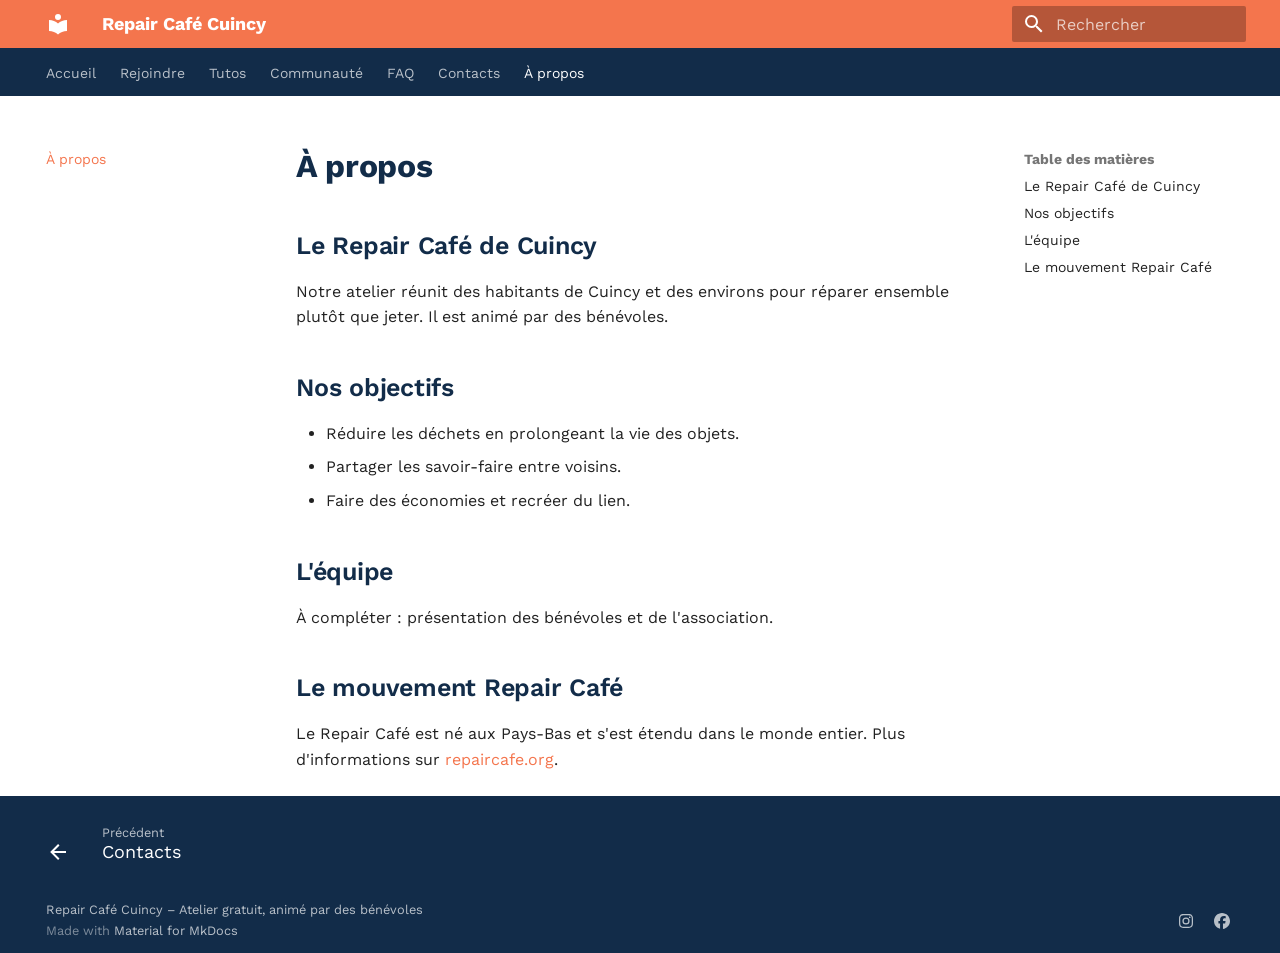
<file: a-propos/index.html>
<!doctype html>
<html lang="fr" class="no-js">
  <head>
    
      <meta charset="utf-8">
      <meta name="viewport" content="width=device-width,initial-scale=1">
      
        <meta name="description" content="Atelier de réparation gratuit et convivial à Cuincy">
      
      
        <meta name="author" content="Repair Café Cuincy">
      
      
      
        <link rel="prev" href="../contacts/">
      
      
      
        
      
      
      <link rel="icon" href="../assets/images/favicon.png">
      <meta name="generator" content="mkdocs-1.6.1, mkdocs-material-9.8.2">
    
    
      
        <title>À propos - Repair Café Cuincy</title>
      
    
    
      <link rel="stylesheet" href="../assets/stylesheets/main.57a0d79d.min.css">
      
        
        <link rel="stylesheet" href="../assets/stylesheets/palette.fb2fffe2.min.css">
      
      


    
    
      
    
    
      
        
        
        <link rel="preconnect" href="https://fonts.gstatic.com" crossorigin>
        <link rel="stylesheet" href="https://fonts.googleapis.com/css?family=Work+Sans:300,300i,400,400i,700,700i%7CRoboto+Mono:400,400i,700,700i&display=fallback">
        <style>:root{--md-text-font:"Work Sans";--md-code-font:"Roboto Mono"}</style>
      
    
    
      <link rel="stylesheet" href="../stylesheets/extra.css">
    
    <script>__md_scope=new URL("..",location),__md_hash=e=>[...e].reduce(((e,_)=>(e<<5)-e+_.charCodeAt(0)),0),__md_get=(e,_=localStorage,t=__md_scope)=>JSON.parse(_.getItem(t.pathname+"."+e)),__md_set=(e,_,t=localStorage,a=__md_scope)=>{try{t.setItem(a.pathname+"."+e,JSON.stringify(_))}catch(e){}}</script>
    
      

    
    
  </head>
  
  
    
    
    
    
    
    <body dir="ltr" data-md-color-scheme="default" data-md-color-primary="custom" data-md-color-accent="custom">
  
    
    <input class="md-toggle" data-md-toggle="drawer" type="checkbox" id="__drawer" autocomplete="off">
    <input class="md-toggle" data-md-toggle="search" type="checkbox" id="__search" autocomplete="off">
    <label class="md-overlay" for="__drawer"></label>
    <div data-md-component="skip">
      
        
        <a href="#a-propos" class="md-skip">
          Aller au contenu
        </a>
      
    </div>
    <div data-md-component="announce">
      
    </div>
    
    
      

<header class="md-header" data-md-component="header">
  <nav class="md-header__inner md-grid" aria-label="En-tête">
    <a href=".." title="Repair Café Cuincy" class="md-header__button md-logo" aria-label="Repair Café Cuincy" data-md-component="logo">
      
  
  <svg xmlns="http://www.w3.org/2000/svg" viewBox="0 0 24 24"><path d="M12 8a3 3 0 0 0 3-3 3 3 0 0 0-3-3 3 3 0 0 0-3 3 3 3 0 0 0 3 3m0 3.54C9.64 9.35 6.5 8 3 8v11c3.5 0 6.64 1.35 9 3.54 2.36-2.19 5.5-3.54 9-3.54V8c-3.5 0-6.64 1.35-9 3.54"/></svg>

    </a>
    <label class="md-header__button md-icon" for="__drawer">
      
      <svg xmlns="http://www.w3.org/2000/svg" viewBox="0 0 24 24"><path d="M3 6h18v2H3zm0 5h18v2H3zm0 5h18v2H3z"/></svg>
    </label>
    <div class="md-header__title" data-md-component="header-title">
      <div class="md-header__ellipsis">
        <div class="md-header__topic">
          <span class="md-ellipsis">
            Repair Café Cuincy
          </span>
        </div>
        <div class="md-header__topic" data-md-component="header-topic">
          <span class="md-ellipsis">
            
              À propos
            
          </span>
        </div>
      </div>
    </div>
    
      
    
    
    
    
      
      
        <label class="md-header__button md-icon" for="__search">
          
          <svg xmlns="http://www.w3.org/2000/svg" viewBox="0 0 24 24"><path d="M9.5 3A6.5 6.5 0 0 1 16 9.5c0 1.61-.59 3.09-1.56 4.23l.27.27h.79l5 5-1.5 1.5-5-5v-.79l-.27-.27A6.52 6.52 0 0 1 9.5 16 6.5 6.5 0 0 1 3 9.5 6.5 6.5 0 0 1 9.5 3m0 2C7 5 5 7 5 9.5S7 14 9.5 14 14 12 14 9.5 12 5 9.5 5"/></svg>
        </label>
        <div class="md-search" data-md-component="search" role="dialog">
  <label class="md-search__overlay" for="__search"></label>
  <div class="md-search__inner" role="search">
    <form class="md-search__form" name="search">
      <input type="text" class="md-search__input" name="query" aria-label="Rechercher" placeholder="Rechercher" autocapitalize="off" autocorrect="off" autocomplete="off" spellcheck="false" data-md-component="search-query" required>
      <label class="md-search__icon md-icon" for="__search">
        
        <svg xmlns="http://www.w3.org/2000/svg" viewBox="0 0 24 24"><path d="M9.5 3A6.5 6.5 0 0 1 16 9.5c0 1.61-.59 3.09-1.56 4.23l.27.27h.79l5 5-1.5 1.5-5-5v-.79l-.27-.27A6.52 6.52 0 0 1 9.5 16 6.5 6.5 0 0 1 3 9.5 6.5 6.5 0 0 1 9.5 3m0 2C7 5 5 7 5 9.5S7 14 9.5 14 14 12 14 9.5 12 5 9.5 5"/></svg>
        
        <svg xmlns="http://www.w3.org/2000/svg" viewBox="0 0 24 24"><path d="M20 11v2H8l5.5 5.5-1.42 1.42L4.16 12l7.92-7.92L13.5 5.5 8 11z"/></svg>
      </label>
      <nav class="md-search__options" aria-label="Recherche">
        
        <button type="reset" class="md-search__icon md-icon" title="Effacer" aria-label="Effacer" tabindex="-1">
          
          <svg xmlns="http://www.w3.org/2000/svg" viewBox="0 0 24 24"><path d="M19 6.41 17.59 5 12 10.59 6.41 5 5 6.41 10.59 12 5 17.59 6.41 19 12 13.41 17.59 19 19 17.59 13.41 12z"/></svg>
        </button>
      </nav>
      
        <div class="md-search__suggest" data-md-component="search-suggest"></div>
      
    </form>
    <div class="md-search__output">
      <div class="md-search__scrollwrap" tabindex="0" data-md-scrollfix>
        <div class="md-search-result" data-md-component="search-result">
          <div class="md-search-result__meta">
            Initialisation de la recherche
          </div>
          <ol class="md-search-result__list" role="presentation"></ol>
        </div>
      </div>
    </div>
  </div>
</div>
      
    
    
  </nav>
  
</header>
    
    <div class="md-container" data-md-component="container">
      
      
        
          
            
<nav class="md-tabs" aria-label="Onglets" data-md-component="tabs">
  <div class="md-grid">
    <ul class="md-tabs__list">
      
        
  
  
  
  
    <li class="md-tabs__item">
      <a href=".." class="md-tabs__link">
        
  
  
    
  
  Accueil

      </a>
    </li>
  

      
        
  
  
  
  
    <li class="md-tabs__item">
      <a href="../rejoindre/" class="md-tabs__link">
        
  
  
    
  
  Rejoindre

      </a>
    </li>
  

      
        
  
  
  
  
    
    
      <li class="md-tabs__item">
        <a href="../tutos/" class="md-tabs__link">
          
  
  
    
  
  Tutos

        </a>
      </li>
    
  

      
        
  
  
  
  
    <li class="md-tabs__item">
      <a href="../communaute/" class="md-tabs__link">
        
  
  
    
  
  Communauté

      </a>
    </li>
  

      
        
  
  
  
  
    <li class="md-tabs__item">
      <a href="../faq/" class="md-tabs__link">
        
  
  
    
  
  FAQ

      </a>
    </li>
  

      
        
  
  
  
  
    <li class="md-tabs__item">
      <a href="../contacts/" class="md-tabs__link">
        
  
  
    
  
  Contacts

      </a>
    </li>
  

      
        
  
  
  
    
  
  
    <li class="md-tabs__item md-tabs__item--active">
      <a href="./" class="md-tabs__link">
        
  
  
    
  
  À propos

      </a>
    </li>
  

      
    </ul>
  </div>
</nav>
          
        
      
      <main class="md-main" data-md-component="main">
        <div class="md-main__inner md-grid">
          
            
              
              <div class="md-sidebar md-sidebar--primary" data-md-component="sidebar" data-md-type="navigation" >
                <div class="md-sidebar__scrollwrap">
                  <div class="md-sidebar__inner">
                    


  


<nav class="md-nav md-nav--primary md-nav--lifted" aria-label="Navigation" data-md-level="0">
  <label class="md-nav__title" for="__drawer">
    <a href=".." title="Repair Café Cuincy" class="md-nav__button md-logo" aria-label="Repair Café Cuincy" data-md-component="logo">
      
  
  <svg xmlns="http://www.w3.org/2000/svg" viewBox="0 0 24 24"><path d="M12 8a3 3 0 0 0 3-3 3 3 0 0 0-3-3 3 3 0 0 0-3 3 3 3 0 0 0 3 3m0 3.54C9.64 9.35 6.5 8 3 8v11c3.5 0 6.64 1.35 9 3.54 2.36-2.19 5.5-3.54 9-3.54V8c-3.5 0-6.64 1.35-9 3.54"/></svg>

    </a>
    Repair Café Cuincy
  </label>
  
  <ul class="md-nav__list" data-md-scrollfix>
    
      
      
  
  
  
  
    <li class="md-nav__item">
      <a href=".." class="md-nav__link">
        
  
  
  <span class="md-ellipsis">
    
  
    Accueil
  

    
  </span>
  
  

      </a>
    </li>
  

    
      
      
  
  
  
  
    <li class="md-nav__item">
      <a href="../rejoindre/" class="md-nav__link">
        
  
  
  <span class="md-ellipsis">
    
  
    Rejoindre
  

    
  </span>
  
  

      </a>
    </li>
  

    
      
      
  
  
  
  
    
    
      
        
          
        
      
        
      
        
      
        
      
        
      
    
    
    
      
      
    
    
    <li class="md-nav__item md-nav__item--nested">
      
        
        
        <input class="md-nav__toggle md-toggle " type="checkbox" id="__nav_3" >
        
          
          <div class="md-nav__link md-nav__container">
            <a href="../tutos/" class="md-nav__link ">
              
  
  
  <span class="md-ellipsis">
    
  
    Tutos
  

    
  </span>
  
  

            </a>
            
              
              <label class="md-nav__link " for="__nav_3" id="__nav_3_label" tabindex="0">
                <span class="md-nav__icon md-icon"></span>
              </label>
            
          </div>
        
        <nav class="md-nav" data-md-level="1" aria-labelledby="__nav_3_label" aria-expanded="false">
          <label class="md-nav__title" for="__nav_3">
            <span class="md-nav__icon md-icon"></span>
            
  
    Tutos
  

          </label>
          <ul class="md-nav__list" data-md-scrollfix>
            
              
            
              
                
  
  
  
  
    <li class="md-nav__item">
      <a href="../tutos/electromenager/" class="md-nav__link">
        
  
  
  <span class="md-ellipsis">
    
  
    Électroménager
  

    
  </span>
  
  

      </a>
    </li>
  

              
            
              
                
  
  
  
  
    <li class="md-nav__item">
      <a href="../tutos/textile/" class="md-nav__link">
        
  
  
  <span class="md-ellipsis">
    
  
    Textile
  

    
  </span>
  
  

      </a>
    </li>
  

              
            
              
                
  
  
  
  
    <li class="md-nav__item">
      <a href="../tutos/velo/" class="md-nav__link">
        
  
  
  <span class="md-ellipsis">
    
  
    Vélo
  

    
  </span>
  
  

      </a>
    </li>
  

              
            
              
                
  
  
  
  
    <li class="md-nav__item">
      <a href="../tutos/informatique/" class="md-nav__link">
        
  
  
  <span class="md-ellipsis">
    
  
    Informatique
  

    
  </span>
  
  

      </a>
    </li>
  

              
            
          </ul>
        </nav>
      
    </li>
  

    
      
      
  
  
  
  
    <li class="md-nav__item">
      <a href="../communaute/" class="md-nav__link">
        
  
  
  <span class="md-ellipsis">
    
  
    Communauté
  

    
  </span>
  
  

      </a>
    </li>
  

    
      
      
  
  
  
  
    <li class="md-nav__item">
      <a href="../faq/" class="md-nav__link">
        
  
  
  <span class="md-ellipsis">
    
  
    FAQ
  

    
  </span>
  
  

      </a>
    </li>
  

    
      
      
  
  
  
  
    <li class="md-nav__item">
      <a href="../contacts/" class="md-nav__link">
        
  
  
  <span class="md-ellipsis">
    
  
    Contacts
  

    
  </span>
  
  

      </a>
    </li>
  

    
      
      
  
  
    
  
  
  
    <li class="md-nav__item md-nav__item--active">
      
      <input class="md-nav__toggle md-toggle" type="checkbox" id="__toc">
      
      
        
      
      
        <label class="md-nav__link md-nav__link--active" for="__toc">
          
  
  
  <span class="md-ellipsis">
    
  
    À propos
  

    
  </span>
  
  

          <span class="md-nav__icon md-icon"></span>
        </label>
      
      <a href="./" class="md-nav__link md-nav__link--active">
        
  
  
  <span class="md-ellipsis">
    
  
    À propos
  

    
  </span>
  
  

      </a>
      
        

<nav class="md-nav md-nav--secondary" aria-label="Table des matières">
  
  
  
    
  
  
    <label class="md-nav__title" for="__toc">
      <span class="md-nav__icon md-icon"></span>
      Table des matières
    </label>
    <ul class="md-nav__list" data-md-component="toc" data-md-scrollfix>
      
        <li class="md-nav__item">
  <a href="#le-repair-cafe-de-cuincy" class="md-nav__link">
    <span class="md-ellipsis">
      
        Le Repair Café de Cuincy
      
    </span>
  </a>
  
</li>
      
        <li class="md-nav__item">
  <a href="#nos-objectifs" class="md-nav__link">
    <span class="md-ellipsis">
      
        Nos objectifs
      
    </span>
  </a>
  
</li>
      
        <li class="md-nav__item">
  <a href="#lequipe" class="md-nav__link">
    <span class="md-ellipsis">
      
        L'équipe
      
    </span>
  </a>
  
</li>
      
        <li class="md-nav__item">
  <a href="#le-mouvement-repair-cafe" class="md-nav__link">
    <span class="md-ellipsis">
      
        Le mouvement Repair Café
      
    </span>
  </a>
  
</li>
      
    </ul>
  
</nav>
      
    </li>
  

    
  </ul>
</nav>
                  </div>
                </div>
              </div>
            
            
              
              <div class="md-sidebar md-sidebar--secondary" data-md-component="sidebar" data-md-type="toc" >
                <div class="md-sidebar__scrollwrap">
                  <div class="md-sidebar__inner">
                    

<nav class="md-nav md-nav--secondary" aria-label="Table des matières">
  
  
  
    
  
  
    <label class="md-nav__title" for="__toc">
      <span class="md-nav__icon md-icon"></span>
      Table des matières
    </label>
    <ul class="md-nav__list" data-md-component="toc" data-md-scrollfix>
      
        <li class="md-nav__item">
  <a href="#le-repair-cafe-de-cuincy" class="md-nav__link">
    <span class="md-ellipsis">
      
        Le Repair Café de Cuincy
      
    </span>
  </a>
  
</li>
      
        <li class="md-nav__item">
  <a href="#nos-objectifs" class="md-nav__link">
    <span class="md-ellipsis">
      
        Nos objectifs
      
    </span>
  </a>
  
</li>
      
        <li class="md-nav__item">
  <a href="#lequipe" class="md-nav__link">
    <span class="md-ellipsis">
      
        L'équipe
      
    </span>
  </a>
  
</li>
      
        <li class="md-nav__item">
  <a href="#le-mouvement-repair-cafe" class="md-nav__link">
    <span class="md-ellipsis">
      
        Le mouvement Repair Café
      
    </span>
  </a>
  
</li>
      
    </ul>
  
</nav>
                  </div>
                </div>
              </div>
            
          
          
            <div class="md-content" data-md-component="content">
              
              <article class="md-content__inner md-typeset">
                
                  



<h1 id="a-propos">À propos<a class="headerlink" href="#a-propos" title="Permanent link">&para;</a></h1>
<h2 id="le-repair-cafe-de-cuincy">Le Repair Café de Cuincy<a class="headerlink" href="#le-repair-cafe-de-cuincy" title="Permanent link">&para;</a></h2>
<p>Notre atelier réunit des habitants de Cuincy et des environs pour réparer ensemble plutôt que jeter. Il est animé par des bénévoles.</p>
<h2 id="nos-objectifs">Nos objectifs<a class="headerlink" href="#nos-objectifs" title="Permanent link">&para;</a></h2>
<ul>
<li>Réduire les déchets en prolongeant la vie des objets.</li>
<li>Partager les savoir-faire entre voisins.</li>
<li>Faire des économies et recréer du lien.</li>
</ul>
<h2 id="lequipe">L'équipe<a class="headerlink" href="#lequipe" title="Permanent link">&para;</a></h2>
<p>À compléter : présentation des bénévoles et de l'association.</p>
<h2 id="le-mouvement-repair-cafe">Le mouvement Repair Café<a class="headerlink" href="#le-mouvement-repair-cafe" title="Permanent link">&para;</a></h2>
<p>Le Repair Café est né aux Pays-Bas et s'est étendu dans le monde entier. Plus d'informations sur <a href="https://www.repaircafe.org/fr/">repaircafe.org</a>.</p>







  
  






                
              </article>
            </div>
          
          
<script>var target=document.getElementById(location.hash.slice(1));target&&target.name&&(target.checked=target.name.startsWith("__tabbed_"))</script>
        </div>
        
          <button type="button" class="md-top md-icon" data-md-component="top" hidden>
  
  <svg xmlns="http://www.w3.org/2000/svg" viewBox="0 0 24 24"><path d="M13 20h-2V8l-5.5 5.5-1.42-1.42L12 4.16l7.92 7.92-1.42 1.42L13 8z"/></svg>
  Retour en haut de la page
</button>
        
      </main>
      
        <footer class="md-footer">
  
    
      
      <nav class="md-footer__inner md-grid" aria-label="Pied de page" >
        
          
          <a href="../contacts/" class="md-footer__link md-footer__link--prev" aria-label="Précédent: Contacts">
            <div class="md-footer__button md-icon">
              
              <svg xmlns="http://www.w3.org/2000/svg" viewBox="0 0 24 24"><path d="M20 11v2H8l5.5 5.5-1.42 1.42L4.16 12l7.92-7.92L13.5 5.5 8 11z"/></svg>
            </div>
            <div class="md-footer__title">
              <span class="md-footer__direction">
                Précédent
              </span>
              <div class="md-ellipsis">
                Contacts
              </div>
            </div>
          </a>
        
        
      </nav>
    
  
  <div class="md-footer-meta md-typeset">
    <div class="md-footer-meta__inner md-grid">
      <div class="md-copyright">
  
    <div class="md-copyright__highlight">
      Repair Café Cuincy – Atelier gratuit, animé par des bénévoles
    </div>
  
  
    Made with
    <a href="https://squidfunk.github.io/mkdocs-material/" target="_blank" rel="noopener">
      Material for MkDocs
    </a>
  
</div>
      
        
<div class="md-social">
  
    
    
    
    
    <a href="https://www.instagram.com/" target="_blank" rel="noopener" title="Instagram" class="md-social__link">
      <svg xmlns="http://www.w3.org/2000/svg" viewBox="0 0 448 512"><!--! Font Awesome Free 7.1.0 by @fontawesome - https://fontawesome.com License - https://fontawesome.com/license/free (Icons: CC BY 4.0, Fonts: SIL OFL 1.1, Code: MIT License) Copyright 2025 Fonticons, Inc.--><path d="M224.3 141a115 115 0 1 0-.6 230 115 115 0 1 0 .6-230m-.6 40.4a74.6 74.6 0 1 1 .6 149.2 74.6 74.6 0 1 1-.6-149.2m93.4-45.1a26.8 26.8 0 1 1 53.6 0 26.8 26.8 0 1 1-53.6 0m129.7 27.2c-1.7-35.9-9.9-67.7-36.2-93.9-26.2-26.2-58-34.4-93.9-36.2-37-2.1-147.9-2.1-184.9 0-35.8 1.7-67.6 9.9-93.9 36.1s-34.4 58-36.2 93.9c-2.1 37-2.1 147.9 0 184.9 1.7 35.9 9.9 67.7 36.2 93.9s58 34.4 93.9 36.2c37 2.1 147.9 2.1 184.9 0 35.9-1.7 67.7-9.9 93.9-36.2 26.2-26.2 34.4-58 36.2-93.9 2.1-37 2.1-147.8 0-184.8M399 388c-7.8 19.6-22.9 34.7-42.6 42.6-29.5 11.7-99.5 9-132.1 9s-102.7 2.6-132.1-9c-19.6-7.8-34.7-22.9-42.6-42.6-11.7-29.5-9-99.5-9-132.1s-2.6-102.7 9-132.1c7.8-19.6 22.9-34.7 42.6-42.6 29.5-11.7 99.5-9 132.1-9s102.7-2.6 132.1 9c19.6 7.8 34.7 22.9 42.6 42.6 11.7 29.5 9 99.5 9 132.1s2.7 102.7-9 132.1"/></svg>
    </a>
  
    
    
    
    
    <a href="https://www.facebook.com/" target="_blank" rel="noopener" title="Facebook" class="md-social__link">
      <svg xmlns="http://www.w3.org/2000/svg" viewBox="0 0 512 512"><!--! Font Awesome Free 7.1.0 by @fontawesome - https://fontawesome.com License - https://fontawesome.com/license/free (Icons: CC BY 4.0, Fonts: SIL OFL 1.1, Code: MIT License) Copyright 2025 Fonticons, Inc.--><path d="M512 256C512 114.6 397.4 0 256 0S0 114.6 0 256c0 120 82.7 220.8 194.2 248.5V334.2h-52.8V256h52.8v-33.7c0-87.1 39.4-127.5 125-127.5 16.2 0 44.2 3.2 55.7 6.4V172c-6-.6-16.5-1-29.6-1-42 0-58.2 15.9-58.2 57.2V256h83.6l-14.4 78.2H287v175.9C413.8 494.8 512 386.9 512 256"/></svg>
    </a>
  
</div>
      
    </div>
  </div>
</footer>
      
    </div>
    <div class="md-dialog" data-md-component="dialog">
      <div class="md-dialog__inner md-typeset"></div>
    </div>
    
    
    
      
      
      <script id="__config" type="application/json">{"annotate": null, "base": "..", "features": ["navigation.tabs", "navigation.top", "navigation.indexes", "navigation.footer", "search.suggest"], "search": "../assets/javascripts/workers/search.a7633da7.min.js", "tags": null, "translations": {"clipboard.copied": "Copi\u00e9 dans le presse-papier", "clipboard.copy": "Copier dans le presse-papier", "search.result.more.one": "1 de plus sur cette page", "search.result.more.other": "# de plus sur cette page", "search.result.none": "Aucun document trouv\u00e9", "search.result.one": "1 document trouv\u00e9", "search.result.other": "# documents trouv\u00e9s", "search.result.placeholder": "Taper pour d\u00e9marrer la recherche", "search.result.term.missing": "Non trouv\u00e9", "select.version": "S\u00e9lectionner la version"}, "version": null}</script>
    
    
      <script src="../assets/javascripts/bundle.a5f9d56c.min.js"></script>
      
    
  </body>
</html>
</file>
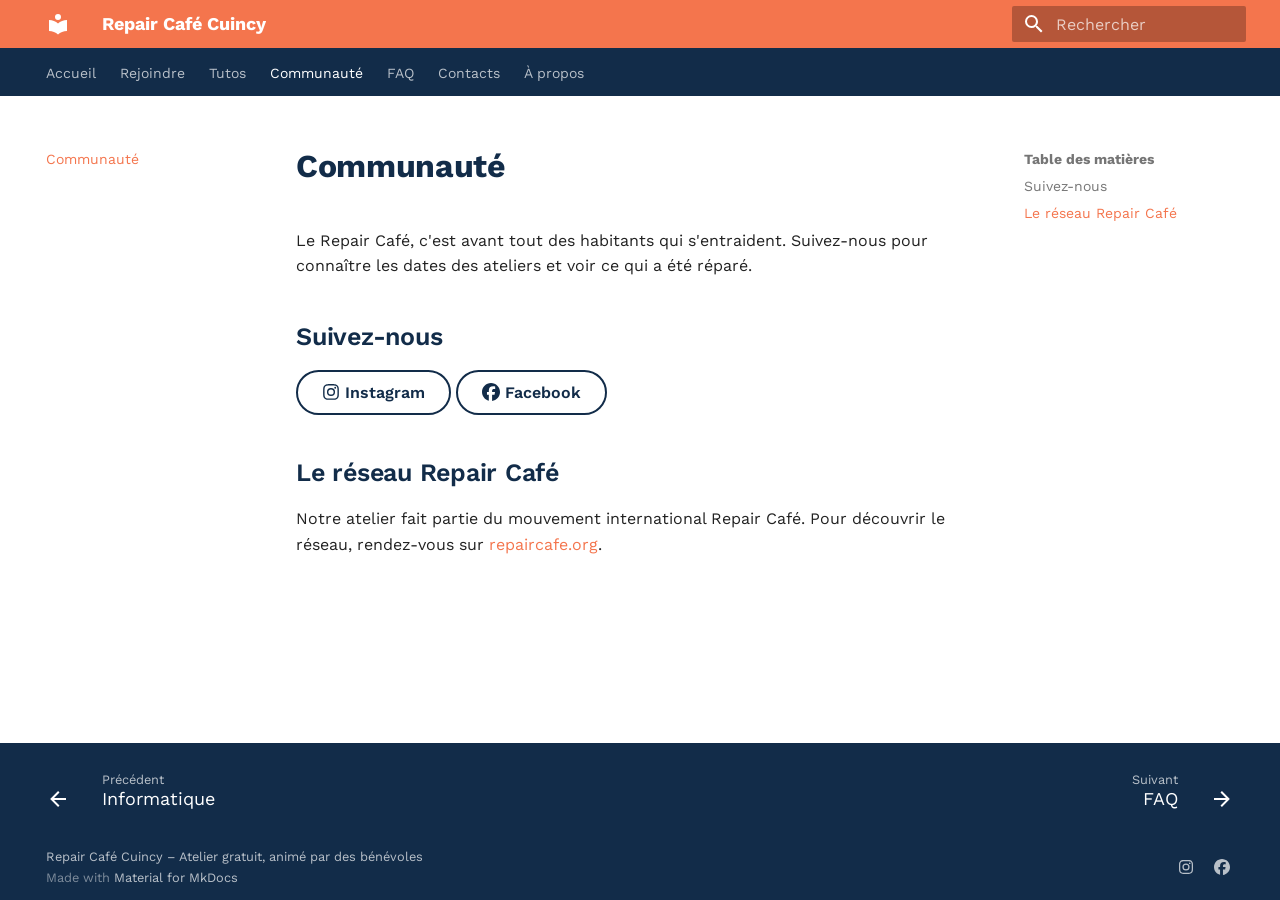
<file: communaute/index.html>
<!doctype html>
<html lang="fr" class="no-js">
  <head>
    
      <meta charset="utf-8">
      <meta name="viewport" content="width=device-width,initial-scale=1">
      
        <meta name="description" content="Atelier de réparation gratuit et convivial à Cuincy">
      
      
        <meta name="author" content="Repair Café Cuincy">
      
      
      
        <link rel="prev" href="../tutos/informatique/">
      
      
        <link rel="next" href="../faq/">
      
      
        
      
      
      <link rel="icon" href="../assets/images/favicon.png">
      <meta name="generator" content="mkdocs-1.6.1, mkdocs-material-9.8.2">
    
    
      
        <title>Communauté - Repair Café Cuincy</title>
      
    
    
      <link rel="stylesheet" href="../assets/stylesheets/main.57a0d79d.min.css">
      
        
        <link rel="stylesheet" href="../assets/stylesheets/palette.fb2fffe2.min.css">
      
      


    
    
      
    
    
      
        
        
        <link rel="preconnect" href="https://fonts.gstatic.com" crossorigin>
        <link rel="stylesheet" href="https://fonts.googleapis.com/css?family=Work+Sans:300,300i,400,400i,700,700i%7CRoboto+Mono:400,400i,700,700i&display=fallback">
        <style>:root{--md-text-font:"Work Sans";--md-code-font:"Roboto Mono"}</style>
      
    
    
      <link rel="stylesheet" href="../stylesheets/extra.css">
    
    <script>__md_scope=new URL("..",location),__md_hash=e=>[...e].reduce(((e,_)=>(e<<5)-e+_.charCodeAt(0)),0),__md_get=(e,_=localStorage,t=__md_scope)=>JSON.parse(_.getItem(t.pathname+"."+e)),__md_set=(e,_,t=localStorage,a=__md_scope)=>{try{t.setItem(a.pathname+"."+e,JSON.stringify(_))}catch(e){}}</script>
    
      

    
    
  </head>
  
  
    
    
    
    
    
    <body dir="ltr" data-md-color-scheme="default" data-md-color-primary="custom" data-md-color-accent="custom">
  
    
    <input class="md-toggle" data-md-toggle="drawer" type="checkbox" id="__drawer" autocomplete="off">
    <input class="md-toggle" data-md-toggle="search" type="checkbox" id="__search" autocomplete="off">
    <label class="md-overlay" for="__drawer"></label>
    <div data-md-component="skip">
      
        
        <a href="#communaute" class="md-skip">
          Aller au contenu
        </a>
      
    </div>
    <div data-md-component="announce">
      
    </div>
    
    
      

<header class="md-header" data-md-component="header">
  <nav class="md-header__inner md-grid" aria-label="En-tête">
    <a href=".." title="Repair Café Cuincy" class="md-header__button md-logo" aria-label="Repair Café Cuincy" data-md-component="logo">
      
  
  <svg xmlns="http://www.w3.org/2000/svg" viewBox="0 0 24 24"><path d="M12 8a3 3 0 0 0 3-3 3 3 0 0 0-3-3 3 3 0 0 0-3 3 3 3 0 0 0 3 3m0 3.54C9.64 9.35 6.5 8 3 8v11c3.5 0 6.64 1.35 9 3.54 2.36-2.19 5.5-3.54 9-3.54V8c-3.5 0-6.64 1.35-9 3.54"/></svg>

    </a>
    <label class="md-header__button md-icon" for="__drawer">
      
      <svg xmlns="http://www.w3.org/2000/svg" viewBox="0 0 24 24"><path d="M3 6h18v2H3zm0 5h18v2H3zm0 5h18v2H3z"/></svg>
    </label>
    <div class="md-header__title" data-md-component="header-title">
      <div class="md-header__ellipsis">
        <div class="md-header__topic">
          <span class="md-ellipsis">
            Repair Café Cuincy
          </span>
        </div>
        <div class="md-header__topic" data-md-component="header-topic">
          <span class="md-ellipsis">
            
              Communauté
            
          </span>
        </div>
      </div>
    </div>
    
      
    
    
    
    
      
      
        <label class="md-header__button md-icon" for="__search">
          
          <svg xmlns="http://www.w3.org/2000/svg" viewBox="0 0 24 24"><path d="M9.5 3A6.5 6.5 0 0 1 16 9.5c0 1.61-.59 3.09-1.56 4.23l.27.27h.79l5 5-1.5 1.5-5-5v-.79l-.27-.27A6.52 6.52 0 0 1 9.5 16 6.5 6.5 0 0 1 3 9.5 6.5 6.5 0 0 1 9.5 3m0 2C7 5 5 7 5 9.5S7 14 9.5 14 14 12 14 9.5 12 5 9.5 5"/></svg>
        </label>
        <div class="md-search" data-md-component="search" role="dialog">
  <label class="md-search__overlay" for="__search"></label>
  <div class="md-search__inner" role="search">
    <form class="md-search__form" name="search">
      <input type="text" class="md-search__input" name="query" aria-label="Rechercher" placeholder="Rechercher" autocapitalize="off" autocorrect="off" autocomplete="off" spellcheck="false" data-md-component="search-query" required>
      <label class="md-search__icon md-icon" for="__search">
        
        <svg xmlns="http://www.w3.org/2000/svg" viewBox="0 0 24 24"><path d="M9.5 3A6.5 6.5 0 0 1 16 9.5c0 1.61-.59 3.09-1.56 4.23l.27.27h.79l5 5-1.5 1.5-5-5v-.79l-.27-.27A6.52 6.52 0 0 1 9.5 16 6.5 6.5 0 0 1 3 9.5 6.5 6.5 0 0 1 9.5 3m0 2C7 5 5 7 5 9.5S7 14 9.5 14 14 12 14 9.5 12 5 9.5 5"/></svg>
        
        <svg xmlns="http://www.w3.org/2000/svg" viewBox="0 0 24 24"><path d="M20 11v2H8l5.5 5.5-1.42 1.42L4.16 12l7.92-7.92L13.5 5.5 8 11z"/></svg>
      </label>
      <nav class="md-search__options" aria-label="Recherche">
        
        <button type="reset" class="md-search__icon md-icon" title="Effacer" aria-label="Effacer" tabindex="-1">
          
          <svg xmlns="http://www.w3.org/2000/svg" viewBox="0 0 24 24"><path d="M19 6.41 17.59 5 12 10.59 6.41 5 5 6.41 10.59 12 5 17.59 6.41 19 12 13.41 17.59 19 19 17.59 13.41 12z"/></svg>
        </button>
      </nav>
      
        <div class="md-search__suggest" data-md-component="search-suggest"></div>
      
    </form>
    <div class="md-search__output">
      <div class="md-search__scrollwrap" tabindex="0" data-md-scrollfix>
        <div class="md-search-result" data-md-component="search-result">
          <div class="md-search-result__meta">
            Initialisation de la recherche
          </div>
          <ol class="md-search-result__list" role="presentation"></ol>
        </div>
      </div>
    </div>
  </div>
</div>
      
    
    
  </nav>
  
</header>
    
    <div class="md-container" data-md-component="container">
      
      
        
          
            
<nav class="md-tabs" aria-label="Onglets" data-md-component="tabs">
  <div class="md-grid">
    <ul class="md-tabs__list">
      
        
  
  
  
  
    <li class="md-tabs__item">
      <a href=".." class="md-tabs__link">
        
  
  
    
  
  Accueil

      </a>
    </li>
  

      
        
  
  
  
  
    <li class="md-tabs__item">
      <a href="../rejoindre/" class="md-tabs__link">
        
  
  
    
  
  Rejoindre

      </a>
    </li>
  

      
        
  
  
  
  
    
    
      <li class="md-tabs__item">
        <a href="../tutos/" class="md-tabs__link">
          
  
  
    
  
  Tutos

        </a>
      </li>
    
  

      
        
  
  
  
    
  
  
    <li class="md-tabs__item md-tabs__item--active">
      <a href="./" class="md-tabs__link">
        
  
  
    
  
  Communauté

      </a>
    </li>
  

      
        
  
  
  
  
    <li class="md-tabs__item">
      <a href="../faq/" class="md-tabs__link">
        
  
  
    
  
  FAQ

      </a>
    </li>
  

      
        
  
  
  
  
    <li class="md-tabs__item">
      <a href="../contacts/" class="md-tabs__link">
        
  
  
    
  
  Contacts

      </a>
    </li>
  

      
        
  
  
  
  
    <li class="md-tabs__item">
      <a href="../a-propos/" class="md-tabs__link">
        
  
  
    
  
  À propos

      </a>
    </li>
  

      
    </ul>
  </div>
</nav>
          
        
      
      <main class="md-main" data-md-component="main">
        <div class="md-main__inner md-grid">
          
            
              
              <div class="md-sidebar md-sidebar--primary" data-md-component="sidebar" data-md-type="navigation" >
                <div class="md-sidebar__scrollwrap">
                  <div class="md-sidebar__inner">
                    


  


<nav class="md-nav md-nav--primary md-nav--lifted" aria-label="Navigation" data-md-level="0">
  <label class="md-nav__title" for="__drawer">
    <a href=".." title="Repair Café Cuincy" class="md-nav__button md-logo" aria-label="Repair Café Cuincy" data-md-component="logo">
      
  
  <svg xmlns="http://www.w3.org/2000/svg" viewBox="0 0 24 24"><path d="M12 8a3 3 0 0 0 3-3 3 3 0 0 0-3-3 3 3 0 0 0-3 3 3 3 0 0 0 3 3m0 3.54C9.64 9.35 6.5 8 3 8v11c3.5 0 6.64 1.35 9 3.54 2.36-2.19 5.5-3.54 9-3.54V8c-3.5 0-6.64 1.35-9 3.54"/></svg>

    </a>
    Repair Café Cuincy
  </label>
  
  <ul class="md-nav__list" data-md-scrollfix>
    
      
      
  
  
  
  
    <li class="md-nav__item">
      <a href=".." class="md-nav__link">
        
  
  
  <span class="md-ellipsis">
    
  
    Accueil
  

    
  </span>
  
  

      </a>
    </li>
  

    
      
      
  
  
  
  
    <li class="md-nav__item">
      <a href="../rejoindre/" class="md-nav__link">
        
  
  
  <span class="md-ellipsis">
    
  
    Rejoindre
  

    
  </span>
  
  

      </a>
    </li>
  

    
      
      
  
  
  
  
    
    
      
        
          
        
      
        
      
        
      
        
      
        
      
    
    
    
      
      
    
    
    <li class="md-nav__item md-nav__item--nested">
      
        
        
        <input class="md-nav__toggle md-toggle " type="checkbox" id="__nav_3" >
        
          
          <div class="md-nav__link md-nav__container">
            <a href="../tutos/" class="md-nav__link ">
              
  
  
  <span class="md-ellipsis">
    
  
    Tutos
  

    
  </span>
  
  

            </a>
            
              
              <label class="md-nav__link " for="__nav_3" id="__nav_3_label" tabindex="0">
                <span class="md-nav__icon md-icon"></span>
              </label>
            
          </div>
        
        <nav class="md-nav" data-md-level="1" aria-labelledby="__nav_3_label" aria-expanded="false">
          <label class="md-nav__title" for="__nav_3">
            <span class="md-nav__icon md-icon"></span>
            
  
    Tutos
  

          </label>
          <ul class="md-nav__list" data-md-scrollfix>
            
              
            
              
                
  
  
  
  
    <li class="md-nav__item">
      <a href="../tutos/electromenager/" class="md-nav__link">
        
  
  
  <span class="md-ellipsis">
    
  
    Électroménager
  

    
  </span>
  
  

      </a>
    </li>
  

              
            
              
                
  
  
  
  
    <li class="md-nav__item">
      <a href="../tutos/textile/" class="md-nav__link">
        
  
  
  <span class="md-ellipsis">
    
  
    Textile
  

    
  </span>
  
  

      </a>
    </li>
  

              
            
              
                
  
  
  
  
    <li class="md-nav__item">
      <a href="../tutos/velo/" class="md-nav__link">
        
  
  
  <span class="md-ellipsis">
    
  
    Vélo
  

    
  </span>
  
  

      </a>
    </li>
  

              
            
              
                
  
  
  
  
    <li class="md-nav__item">
      <a href="../tutos/informatique/" class="md-nav__link">
        
  
  
  <span class="md-ellipsis">
    
  
    Informatique
  

    
  </span>
  
  

      </a>
    </li>
  

              
            
          </ul>
        </nav>
      
    </li>
  

    
      
      
  
  
    
  
  
  
    <li class="md-nav__item md-nav__item--active">
      
      <input class="md-nav__toggle md-toggle" type="checkbox" id="__toc">
      
      
        
      
      
        <label class="md-nav__link md-nav__link--active" for="__toc">
          
  
  
  <span class="md-ellipsis">
    
  
    Communauté
  

    
  </span>
  
  

          <span class="md-nav__icon md-icon"></span>
        </label>
      
      <a href="./" class="md-nav__link md-nav__link--active">
        
  
  
  <span class="md-ellipsis">
    
  
    Communauté
  

    
  </span>
  
  

      </a>
      
        

<nav class="md-nav md-nav--secondary" aria-label="Table des matières">
  
  
  
    
  
  
    <label class="md-nav__title" for="__toc">
      <span class="md-nav__icon md-icon"></span>
      Table des matières
    </label>
    <ul class="md-nav__list" data-md-component="toc" data-md-scrollfix>
      
        <li class="md-nav__item">
  <a href="#suivez-nous" class="md-nav__link">
    <span class="md-ellipsis">
      
        Suivez-nous
      
    </span>
  </a>
  
</li>
      
        <li class="md-nav__item">
  <a href="#le-reseau-repair-cafe" class="md-nav__link">
    <span class="md-ellipsis">
      
        Le réseau Repair Café
      
    </span>
  </a>
  
</li>
      
    </ul>
  
</nav>
      
    </li>
  

    
      
      
  
  
  
  
    <li class="md-nav__item">
      <a href="../faq/" class="md-nav__link">
        
  
  
  <span class="md-ellipsis">
    
  
    FAQ
  

    
  </span>
  
  

      </a>
    </li>
  

    
      
      
  
  
  
  
    <li class="md-nav__item">
      <a href="../contacts/" class="md-nav__link">
        
  
  
  <span class="md-ellipsis">
    
  
    Contacts
  

    
  </span>
  
  

      </a>
    </li>
  

    
      
      
  
  
  
  
    <li class="md-nav__item">
      <a href="../a-propos/" class="md-nav__link">
        
  
  
  <span class="md-ellipsis">
    
  
    À propos
  

    
  </span>
  
  

      </a>
    </li>
  

    
  </ul>
</nav>
                  </div>
                </div>
              </div>
            
            
              
              <div class="md-sidebar md-sidebar--secondary" data-md-component="sidebar" data-md-type="toc" >
                <div class="md-sidebar__scrollwrap">
                  <div class="md-sidebar__inner">
                    

<nav class="md-nav md-nav--secondary" aria-label="Table des matières">
  
  
  
    
  
  
    <label class="md-nav__title" for="__toc">
      <span class="md-nav__icon md-icon"></span>
      Table des matières
    </label>
    <ul class="md-nav__list" data-md-component="toc" data-md-scrollfix>
      
        <li class="md-nav__item">
  <a href="#suivez-nous" class="md-nav__link">
    <span class="md-ellipsis">
      
        Suivez-nous
      
    </span>
  </a>
  
</li>
      
        <li class="md-nav__item">
  <a href="#le-reseau-repair-cafe" class="md-nav__link">
    <span class="md-ellipsis">
      
        Le réseau Repair Café
      
    </span>
  </a>
  
</li>
      
    </ul>
  
</nav>
                  </div>
                </div>
              </div>
            
          
          
            <div class="md-content" data-md-component="content">
              
              <article class="md-content__inner md-typeset">
                
                  



<h1 id="communaute">Communauté<a class="headerlink" href="#communaute" title="Permanent link">&para;</a></h1>
<p>Le Repair Café, c'est avant tout des habitants qui s'entraident. Suivez-nous pour connaître les dates des ateliers et voir ce qui a été réparé.</p>
<h2 id="suivez-nous">Suivez-nous<a class="headerlink" href="#suivez-nous" title="Permanent link">&para;</a></h2>
<p><a class="md-button" href="https://www.instagram.com/"><span class="twemoji"><svg xmlns="http://www.w3.org/2000/svg" viewBox="0 0 448 512"><!--! Font Awesome Free 7.1.0 by @fontawesome - https://fontawesome.com License - https://fontawesome.com/license/free (Icons: CC BY 4.0, Fonts: SIL OFL 1.1, Code: MIT License) Copyright 2025 Fonticons, Inc.--><path d="M224.3 141a115 115 0 1 0-.6 230 115 115 0 1 0 .6-230m-.6 40.4a74.6 74.6 0 1 1 .6 149.2 74.6 74.6 0 1 1-.6-149.2m93.4-45.1a26.8 26.8 0 1 1 53.6 0 26.8 26.8 0 1 1-53.6 0m129.7 27.2c-1.7-35.9-9.9-67.7-36.2-93.9-26.2-26.2-58-34.4-93.9-36.2-37-2.1-147.9-2.1-184.9 0-35.8 1.7-67.6 9.9-93.9 36.1s-34.4 58-36.2 93.9c-2.1 37-2.1 147.9 0 184.9 1.7 35.9 9.9 67.7 36.2 93.9s58 34.4 93.9 36.2c37 2.1 147.9 2.1 184.9 0 35.9-1.7 67.7-9.9 93.9-36.2 26.2-26.2 34.4-58 36.2-93.9 2.1-37 2.1-147.8 0-184.8M399 388c-7.8 19.6-22.9 34.7-42.6 42.6-29.5 11.7-99.5 9-132.1 9s-102.7 2.6-132.1-9c-19.6-7.8-34.7-22.9-42.6-42.6-11.7-29.5-9-99.5-9-132.1s-2.6-102.7 9-132.1c7.8-19.6 22.9-34.7 42.6-42.6 29.5-11.7 99.5-9 132.1-9s102.7-2.6 132.1 9c19.6 7.8 34.7 22.9 42.6 42.6 11.7 29.5 9 99.5 9 132.1s2.7 102.7-9 132.1"/></svg></span> Instagram</a>
<a class="md-button" href="https://www.facebook.com/"><span class="twemoji"><svg xmlns="http://www.w3.org/2000/svg" viewBox="0 0 512 512"><!--! Font Awesome Free 7.1.0 by @fontawesome - https://fontawesome.com License - https://fontawesome.com/license/free (Icons: CC BY 4.0, Fonts: SIL OFL 1.1, Code: MIT License) Copyright 2025 Fonticons, Inc.--><path d="M512 256C512 114.6 397.4 0 256 0S0 114.6 0 256c0 120 82.7 220.8 194.2 248.5V334.2h-52.8V256h52.8v-33.7c0-87.1 39.4-127.5 125-127.5 16.2 0 44.2 3.2 55.7 6.4V172c-6-.6-16.5-1-29.6-1-42 0-58.2 15.9-58.2 57.2V256h83.6l-14.4 78.2H287v175.9C413.8 494.8 512 386.9 512 256"/></svg></span> Facebook</a></p>
<h2 id="le-reseau-repair-cafe">Le réseau Repair Café<a class="headerlink" href="#le-reseau-repair-cafe" title="Permanent link">&para;</a></h2>
<p>Notre atelier fait partie du mouvement international Repair Café. Pour découvrir le réseau, rendez-vous sur <a href="https://www.repaircafe.org/fr/">repaircafe.org</a>.</p>







  
  






                
              </article>
            </div>
          
          
<script>var target=document.getElementById(location.hash.slice(1));target&&target.name&&(target.checked=target.name.startsWith("__tabbed_"))</script>
        </div>
        
          <button type="button" class="md-top md-icon" data-md-component="top" hidden>
  
  <svg xmlns="http://www.w3.org/2000/svg" viewBox="0 0 24 24"><path d="M13 20h-2V8l-5.5 5.5-1.42-1.42L12 4.16l7.92 7.92-1.42 1.42L13 8z"/></svg>
  Retour en haut de la page
</button>
        
      </main>
      
        <footer class="md-footer">
  
    
      
      <nav class="md-footer__inner md-grid" aria-label="Pied de page" >
        
          
          <a href="../tutos/informatique/" class="md-footer__link md-footer__link--prev" aria-label="Précédent: Informatique">
            <div class="md-footer__button md-icon">
              
              <svg xmlns="http://www.w3.org/2000/svg" viewBox="0 0 24 24"><path d="M20 11v2H8l5.5 5.5-1.42 1.42L4.16 12l7.92-7.92L13.5 5.5 8 11z"/></svg>
            </div>
            <div class="md-footer__title">
              <span class="md-footer__direction">
                Précédent
              </span>
              <div class="md-ellipsis">
                Informatique
              </div>
            </div>
          </a>
        
        
          
          <a href="../faq/" class="md-footer__link md-footer__link--next" aria-label="Suivant: FAQ">
            <div class="md-footer__title">
              <span class="md-footer__direction">
                Suivant
              </span>
              <div class="md-ellipsis">
                FAQ
              </div>
            </div>
            <div class="md-footer__button md-icon">
              
              <svg xmlns="http://www.w3.org/2000/svg" viewBox="0 0 24 24"><path d="M4 11v2h12l-5.5 5.5 1.42 1.42L19.84 12l-7.92-7.92L10.5 5.5 16 11z"/></svg>
            </div>
          </a>
        
      </nav>
    
  
  <div class="md-footer-meta md-typeset">
    <div class="md-footer-meta__inner md-grid">
      <div class="md-copyright">
  
    <div class="md-copyright__highlight">
      Repair Café Cuincy – Atelier gratuit, animé par des bénévoles
    </div>
  
  
    Made with
    <a href="https://squidfunk.github.io/mkdocs-material/" target="_blank" rel="noopener">
      Material for MkDocs
    </a>
  
</div>
      
        
<div class="md-social">
  
    
    
    
    
    <a href="https://www.instagram.com/" target="_blank" rel="noopener" title="Instagram" class="md-social__link">
      <svg xmlns="http://www.w3.org/2000/svg" viewBox="0 0 448 512"><!--! Font Awesome Free 7.1.0 by @fontawesome - https://fontawesome.com License - https://fontawesome.com/license/free (Icons: CC BY 4.0, Fonts: SIL OFL 1.1, Code: MIT License) Copyright 2025 Fonticons, Inc.--><path d="M224.3 141a115 115 0 1 0-.6 230 115 115 0 1 0 .6-230m-.6 40.4a74.6 74.6 0 1 1 .6 149.2 74.6 74.6 0 1 1-.6-149.2m93.4-45.1a26.8 26.8 0 1 1 53.6 0 26.8 26.8 0 1 1-53.6 0m129.7 27.2c-1.7-35.9-9.9-67.7-36.2-93.9-26.2-26.2-58-34.4-93.9-36.2-37-2.1-147.9-2.1-184.9 0-35.8 1.7-67.6 9.9-93.9 36.1s-34.4 58-36.2 93.9c-2.1 37-2.1 147.9 0 184.9 1.7 35.9 9.9 67.7 36.2 93.9s58 34.4 93.9 36.2c37 2.1 147.9 2.1 184.9 0 35.9-1.7 67.7-9.9 93.9-36.2 26.2-26.2 34.4-58 36.2-93.9 2.1-37 2.1-147.8 0-184.8M399 388c-7.8 19.6-22.9 34.7-42.6 42.6-29.5 11.7-99.5 9-132.1 9s-102.7 2.6-132.1-9c-19.6-7.8-34.7-22.9-42.6-42.6-11.7-29.5-9-99.5-9-132.1s-2.6-102.7 9-132.1c7.8-19.6 22.9-34.7 42.6-42.6 29.5-11.7 99.5-9 132.1-9s102.7-2.6 132.1 9c19.6 7.8 34.7 22.9 42.6 42.6 11.7 29.5 9 99.5 9 132.1s2.7 102.7-9 132.1"/></svg>
    </a>
  
    
    
    
    
    <a href="https://www.facebook.com/" target="_blank" rel="noopener" title="Facebook" class="md-social__link">
      <svg xmlns="http://www.w3.org/2000/svg" viewBox="0 0 512 512"><!--! Font Awesome Free 7.1.0 by @fontawesome - https://fontawesome.com License - https://fontawesome.com/license/free (Icons: CC BY 4.0, Fonts: SIL OFL 1.1, Code: MIT License) Copyright 2025 Fonticons, Inc.--><path d="M512 256C512 114.6 397.4 0 256 0S0 114.6 0 256c0 120 82.7 220.8 194.2 248.5V334.2h-52.8V256h52.8v-33.7c0-87.1 39.4-127.5 125-127.5 16.2 0 44.2 3.2 55.7 6.4V172c-6-.6-16.5-1-29.6-1-42 0-58.2 15.9-58.2 57.2V256h83.6l-14.4 78.2H287v175.9C413.8 494.8 512 386.9 512 256"/></svg>
    </a>
  
</div>
      
    </div>
  </div>
</footer>
      
    </div>
    <div class="md-dialog" data-md-component="dialog">
      <div class="md-dialog__inner md-typeset"></div>
    </div>
    
    
    
      
      
      <script id="__config" type="application/json">{"annotate": null, "base": "..", "features": ["navigation.tabs", "navigation.top", "navigation.indexes", "navigation.footer", "search.suggest"], "search": "../assets/javascripts/workers/search.a7633da7.min.js", "tags": null, "translations": {"clipboard.copied": "Copi\u00e9 dans le presse-papier", "clipboard.copy": "Copier dans le presse-papier", "search.result.more.one": "1 de plus sur cette page", "search.result.more.other": "# de plus sur cette page", "search.result.none": "Aucun document trouv\u00e9", "search.result.one": "1 document trouv\u00e9", "search.result.other": "# documents trouv\u00e9s", "search.result.placeholder": "Taper pour d\u00e9marrer la recherche", "search.result.term.missing": "Non trouv\u00e9", "select.version": "S\u00e9lectionner la version"}, "version": null}</script>
    
    
      <script src="../assets/javascripts/bundle.a5f9d56c.min.js"></script>
      
    
  </body>
</html>
</file>
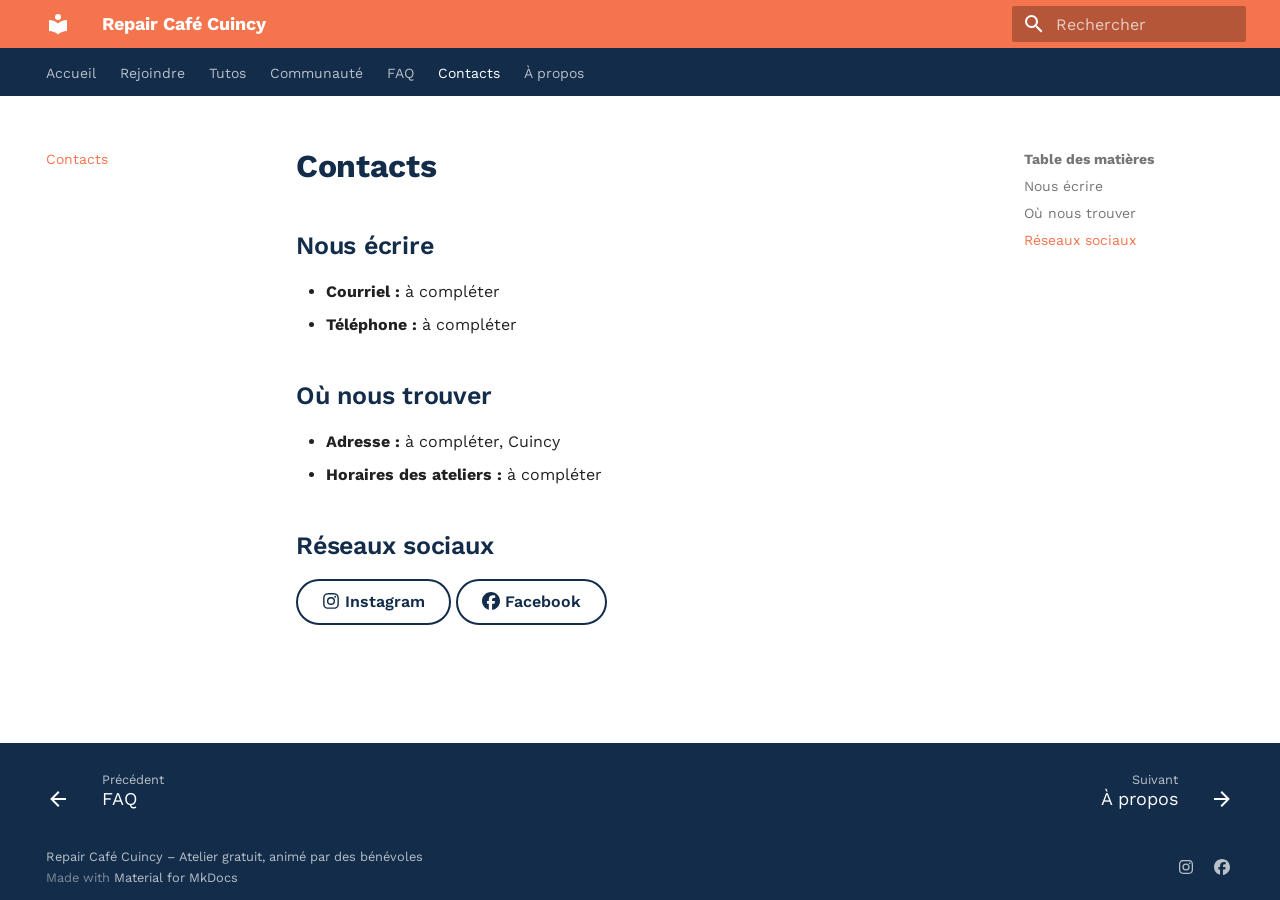
<file: contacts/index.html>
<!doctype html>
<html lang="fr" class="no-js">
  <head>
    
      <meta charset="utf-8">
      <meta name="viewport" content="width=device-width,initial-scale=1">
      
        <meta name="description" content="Atelier de réparation gratuit et convivial à Cuincy">
      
      
        <meta name="author" content="Repair Café Cuincy">
      
      
      
        <link rel="prev" href="../faq/">
      
      
        <link rel="next" href="../a-propos/">
      
      
        
      
      
      <link rel="icon" href="../assets/images/favicon.png">
      <meta name="generator" content="mkdocs-1.6.1, mkdocs-material-9.8.2">
    
    
      
        <title>Contacts - Repair Café Cuincy</title>
      
    
    
      <link rel="stylesheet" href="../assets/stylesheets/main.57a0d79d.min.css">
      
        
        <link rel="stylesheet" href="../assets/stylesheets/palette.fb2fffe2.min.css">
      
      


    
    
      
    
    
      
        
        
        <link rel="preconnect" href="https://fonts.gstatic.com" crossorigin>
        <link rel="stylesheet" href="https://fonts.googleapis.com/css?family=Work+Sans:300,300i,400,400i,700,700i%7CRoboto+Mono:400,400i,700,700i&display=fallback">
        <style>:root{--md-text-font:"Work Sans";--md-code-font:"Roboto Mono"}</style>
      
    
    
      <link rel="stylesheet" href="../stylesheets/extra.css">
    
    <script>__md_scope=new URL("..",location),__md_hash=e=>[...e].reduce(((e,_)=>(e<<5)-e+_.charCodeAt(0)),0),__md_get=(e,_=localStorage,t=__md_scope)=>JSON.parse(_.getItem(t.pathname+"."+e)),__md_set=(e,_,t=localStorage,a=__md_scope)=>{try{t.setItem(a.pathname+"."+e,JSON.stringify(_))}catch(e){}}</script>
    
      

    
    
  </head>
  
  
    
    
    
    
    
    <body dir="ltr" data-md-color-scheme="default" data-md-color-primary="custom" data-md-color-accent="custom">
  
    
    <input class="md-toggle" data-md-toggle="drawer" type="checkbox" id="__drawer" autocomplete="off">
    <input class="md-toggle" data-md-toggle="search" type="checkbox" id="__search" autocomplete="off">
    <label class="md-overlay" for="__drawer"></label>
    <div data-md-component="skip">
      
        
        <a href="#contacts" class="md-skip">
          Aller au contenu
        </a>
      
    </div>
    <div data-md-component="announce">
      
    </div>
    
    
      

<header class="md-header" data-md-component="header">
  <nav class="md-header__inner md-grid" aria-label="En-tête">
    <a href=".." title="Repair Café Cuincy" class="md-header__button md-logo" aria-label="Repair Café Cuincy" data-md-component="logo">
      
  
  <svg xmlns="http://www.w3.org/2000/svg" viewBox="0 0 24 24"><path d="M12 8a3 3 0 0 0 3-3 3 3 0 0 0-3-3 3 3 0 0 0-3 3 3 3 0 0 0 3 3m0 3.54C9.64 9.35 6.5 8 3 8v11c3.5 0 6.64 1.35 9 3.54 2.36-2.19 5.5-3.54 9-3.54V8c-3.5 0-6.64 1.35-9 3.54"/></svg>

    </a>
    <label class="md-header__button md-icon" for="__drawer">
      
      <svg xmlns="http://www.w3.org/2000/svg" viewBox="0 0 24 24"><path d="M3 6h18v2H3zm0 5h18v2H3zm0 5h18v2H3z"/></svg>
    </label>
    <div class="md-header__title" data-md-component="header-title">
      <div class="md-header__ellipsis">
        <div class="md-header__topic">
          <span class="md-ellipsis">
            Repair Café Cuincy
          </span>
        </div>
        <div class="md-header__topic" data-md-component="header-topic">
          <span class="md-ellipsis">
            
              Contacts
            
          </span>
        </div>
      </div>
    </div>
    
      
    
    
    
    
      
      
        <label class="md-header__button md-icon" for="__search">
          
          <svg xmlns="http://www.w3.org/2000/svg" viewBox="0 0 24 24"><path d="M9.5 3A6.5 6.5 0 0 1 16 9.5c0 1.61-.59 3.09-1.56 4.23l.27.27h.79l5 5-1.5 1.5-5-5v-.79l-.27-.27A6.52 6.52 0 0 1 9.5 16 6.5 6.5 0 0 1 3 9.5 6.5 6.5 0 0 1 9.5 3m0 2C7 5 5 7 5 9.5S7 14 9.5 14 14 12 14 9.5 12 5 9.5 5"/></svg>
        </label>
        <div class="md-search" data-md-component="search" role="dialog">
  <label class="md-search__overlay" for="__search"></label>
  <div class="md-search__inner" role="search">
    <form class="md-search__form" name="search">
      <input type="text" class="md-search__input" name="query" aria-label="Rechercher" placeholder="Rechercher" autocapitalize="off" autocorrect="off" autocomplete="off" spellcheck="false" data-md-component="search-query" required>
      <label class="md-search__icon md-icon" for="__search">
        
        <svg xmlns="http://www.w3.org/2000/svg" viewBox="0 0 24 24"><path d="M9.5 3A6.5 6.5 0 0 1 16 9.5c0 1.61-.59 3.09-1.56 4.23l.27.27h.79l5 5-1.5 1.5-5-5v-.79l-.27-.27A6.52 6.52 0 0 1 9.5 16 6.5 6.5 0 0 1 3 9.5 6.5 6.5 0 0 1 9.5 3m0 2C7 5 5 7 5 9.5S7 14 9.5 14 14 12 14 9.5 12 5 9.5 5"/></svg>
        
        <svg xmlns="http://www.w3.org/2000/svg" viewBox="0 0 24 24"><path d="M20 11v2H8l5.5 5.5-1.42 1.42L4.16 12l7.92-7.92L13.5 5.5 8 11z"/></svg>
      </label>
      <nav class="md-search__options" aria-label="Recherche">
        
        <button type="reset" class="md-search__icon md-icon" title="Effacer" aria-label="Effacer" tabindex="-1">
          
          <svg xmlns="http://www.w3.org/2000/svg" viewBox="0 0 24 24"><path d="M19 6.41 17.59 5 12 10.59 6.41 5 5 6.41 10.59 12 5 17.59 6.41 19 12 13.41 17.59 19 19 17.59 13.41 12z"/></svg>
        </button>
      </nav>
      
        <div class="md-search__suggest" data-md-component="search-suggest"></div>
      
    </form>
    <div class="md-search__output">
      <div class="md-search__scrollwrap" tabindex="0" data-md-scrollfix>
        <div class="md-search-result" data-md-component="search-result">
          <div class="md-search-result__meta">
            Initialisation de la recherche
          </div>
          <ol class="md-search-result__list" role="presentation"></ol>
        </div>
      </div>
    </div>
  </div>
</div>
      
    
    
  </nav>
  
</header>
    
    <div class="md-container" data-md-component="container">
      
      
        
          
            
<nav class="md-tabs" aria-label="Onglets" data-md-component="tabs">
  <div class="md-grid">
    <ul class="md-tabs__list">
      
        
  
  
  
  
    <li class="md-tabs__item">
      <a href=".." class="md-tabs__link">
        
  
  
    
  
  Accueil

      </a>
    </li>
  

      
        
  
  
  
  
    <li class="md-tabs__item">
      <a href="../rejoindre/" class="md-tabs__link">
        
  
  
    
  
  Rejoindre

      </a>
    </li>
  

      
        
  
  
  
  
    
    
      <li class="md-tabs__item">
        <a href="../tutos/" class="md-tabs__link">
          
  
  
    
  
  Tutos

        </a>
      </li>
    
  

      
        
  
  
  
  
    <li class="md-tabs__item">
      <a href="../communaute/" class="md-tabs__link">
        
  
  
    
  
  Communauté

      </a>
    </li>
  

      
        
  
  
  
  
    <li class="md-tabs__item">
      <a href="../faq/" class="md-tabs__link">
        
  
  
    
  
  FAQ

      </a>
    </li>
  

      
        
  
  
  
    
  
  
    <li class="md-tabs__item md-tabs__item--active">
      <a href="./" class="md-tabs__link">
        
  
  
    
  
  Contacts

      </a>
    </li>
  

      
        
  
  
  
  
    <li class="md-tabs__item">
      <a href="../a-propos/" class="md-tabs__link">
        
  
  
    
  
  À propos

      </a>
    </li>
  

      
    </ul>
  </div>
</nav>
          
        
      
      <main class="md-main" data-md-component="main">
        <div class="md-main__inner md-grid">
          
            
              
              <div class="md-sidebar md-sidebar--primary" data-md-component="sidebar" data-md-type="navigation" >
                <div class="md-sidebar__scrollwrap">
                  <div class="md-sidebar__inner">
                    


  


<nav class="md-nav md-nav--primary md-nav--lifted" aria-label="Navigation" data-md-level="0">
  <label class="md-nav__title" for="__drawer">
    <a href=".." title="Repair Café Cuincy" class="md-nav__button md-logo" aria-label="Repair Café Cuincy" data-md-component="logo">
      
  
  <svg xmlns="http://www.w3.org/2000/svg" viewBox="0 0 24 24"><path d="M12 8a3 3 0 0 0 3-3 3 3 0 0 0-3-3 3 3 0 0 0-3 3 3 3 0 0 0 3 3m0 3.54C9.64 9.35 6.5 8 3 8v11c3.5 0 6.64 1.35 9 3.54 2.36-2.19 5.5-3.54 9-3.54V8c-3.5 0-6.64 1.35-9 3.54"/></svg>

    </a>
    Repair Café Cuincy
  </label>
  
  <ul class="md-nav__list" data-md-scrollfix>
    
      
      
  
  
  
  
    <li class="md-nav__item">
      <a href=".." class="md-nav__link">
        
  
  
  <span class="md-ellipsis">
    
  
    Accueil
  

    
  </span>
  
  

      </a>
    </li>
  

    
      
      
  
  
  
  
    <li class="md-nav__item">
      <a href="../rejoindre/" class="md-nav__link">
        
  
  
  <span class="md-ellipsis">
    
  
    Rejoindre
  

    
  </span>
  
  

      </a>
    </li>
  

    
      
      
  
  
  
  
    
    
      
        
          
        
      
        
      
        
      
        
      
        
      
    
    
    
      
      
    
    
    <li class="md-nav__item md-nav__item--nested">
      
        
        
        <input class="md-nav__toggle md-toggle " type="checkbox" id="__nav_3" >
        
          
          <div class="md-nav__link md-nav__container">
            <a href="../tutos/" class="md-nav__link ">
              
  
  
  <span class="md-ellipsis">
    
  
    Tutos
  

    
  </span>
  
  

            </a>
            
              
              <label class="md-nav__link " for="__nav_3" id="__nav_3_label" tabindex="0">
                <span class="md-nav__icon md-icon"></span>
              </label>
            
          </div>
        
        <nav class="md-nav" data-md-level="1" aria-labelledby="__nav_3_label" aria-expanded="false">
          <label class="md-nav__title" for="__nav_3">
            <span class="md-nav__icon md-icon"></span>
            
  
    Tutos
  

          </label>
          <ul class="md-nav__list" data-md-scrollfix>
            
              
            
              
                
  
  
  
  
    <li class="md-nav__item">
      <a href="../tutos/electromenager/" class="md-nav__link">
        
  
  
  <span class="md-ellipsis">
    
  
    Électroménager
  

    
  </span>
  
  

      </a>
    </li>
  

              
            
              
                
  
  
  
  
    <li class="md-nav__item">
      <a href="../tutos/textile/" class="md-nav__link">
        
  
  
  <span class="md-ellipsis">
    
  
    Textile
  

    
  </span>
  
  

      </a>
    </li>
  

              
            
              
                
  
  
  
  
    <li class="md-nav__item">
      <a href="../tutos/velo/" class="md-nav__link">
        
  
  
  <span class="md-ellipsis">
    
  
    Vélo
  

    
  </span>
  
  

      </a>
    </li>
  

              
            
              
                
  
  
  
  
    <li class="md-nav__item">
      <a href="../tutos/informatique/" class="md-nav__link">
        
  
  
  <span class="md-ellipsis">
    
  
    Informatique
  

    
  </span>
  
  

      </a>
    </li>
  

              
            
          </ul>
        </nav>
      
    </li>
  

    
      
      
  
  
  
  
    <li class="md-nav__item">
      <a href="../communaute/" class="md-nav__link">
        
  
  
  <span class="md-ellipsis">
    
  
    Communauté
  

    
  </span>
  
  

      </a>
    </li>
  

    
      
      
  
  
  
  
    <li class="md-nav__item">
      <a href="../faq/" class="md-nav__link">
        
  
  
  <span class="md-ellipsis">
    
  
    FAQ
  

    
  </span>
  
  

      </a>
    </li>
  

    
      
      
  
  
    
  
  
  
    <li class="md-nav__item md-nav__item--active">
      
      <input class="md-nav__toggle md-toggle" type="checkbox" id="__toc">
      
      
        
      
      
        <label class="md-nav__link md-nav__link--active" for="__toc">
          
  
  
  <span class="md-ellipsis">
    
  
    Contacts
  

    
  </span>
  
  

          <span class="md-nav__icon md-icon"></span>
        </label>
      
      <a href="./" class="md-nav__link md-nav__link--active">
        
  
  
  <span class="md-ellipsis">
    
  
    Contacts
  

    
  </span>
  
  

      </a>
      
        

<nav class="md-nav md-nav--secondary" aria-label="Table des matières">
  
  
  
    
  
  
    <label class="md-nav__title" for="__toc">
      <span class="md-nav__icon md-icon"></span>
      Table des matières
    </label>
    <ul class="md-nav__list" data-md-component="toc" data-md-scrollfix>
      
        <li class="md-nav__item">
  <a href="#nous-ecrire" class="md-nav__link">
    <span class="md-ellipsis">
      
        Nous écrire
      
    </span>
  </a>
  
</li>
      
        <li class="md-nav__item">
  <a href="#ou-nous-trouver" class="md-nav__link">
    <span class="md-ellipsis">
      
        Où nous trouver
      
    </span>
  </a>
  
</li>
      
        <li class="md-nav__item">
  <a href="#reseaux-sociaux" class="md-nav__link">
    <span class="md-ellipsis">
      
        Réseaux sociaux
      
    </span>
  </a>
  
</li>
      
    </ul>
  
</nav>
      
    </li>
  

    
      
      
  
  
  
  
    <li class="md-nav__item">
      <a href="../a-propos/" class="md-nav__link">
        
  
  
  <span class="md-ellipsis">
    
  
    À propos
  

    
  </span>
  
  

      </a>
    </li>
  

    
  </ul>
</nav>
                  </div>
                </div>
              </div>
            
            
              
              <div class="md-sidebar md-sidebar--secondary" data-md-component="sidebar" data-md-type="toc" >
                <div class="md-sidebar__scrollwrap">
                  <div class="md-sidebar__inner">
                    

<nav class="md-nav md-nav--secondary" aria-label="Table des matières">
  
  
  
    
  
  
    <label class="md-nav__title" for="__toc">
      <span class="md-nav__icon md-icon"></span>
      Table des matières
    </label>
    <ul class="md-nav__list" data-md-component="toc" data-md-scrollfix>
      
        <li class="md-nav__item">
  <a href="#nous-ecrire" class="md-nav__link">
    <span class="md-ellipsis">
      
        Nous écrire
      
    </span>
  </a>
  
</li>
      
        <li class="md-nav__item">
  <a href="#ou-nous-trouver" class="md-nav__link">
    <span class="md-ellipsis">
      
        Où nous trouver
      
    </span>
  </a>
  
</li>
      
        <li class="md-nav__item">
  <a href="#reseaux-sociaux" class="md-nav__link">
    <span class="md-ellipsis">
      
        Réseaux sociaux
      
    </span>
  </a>
  
</li>
      
    </ul>
  
</nav>
                  </div>
                </div>
              </div>
            
          
          
            <div class="md-content" data-md-component="content">
              
              <article class="md-content__inner md-typeset">
                
                  



<h1 id="contacts">Contacts<a class="headerlink" href="#contacts" title="Permanent link">&para;</a></h1>
<h2 id="nous-ecrire">Nous écrire<a class="headerlink" href="#nous-ecrire" title="Permanent link">&para;</a></h2>
<ul>
<li><strong>Courriel :</strong> à compléter</li>
<li><strong>Téléphone :</strong> à compléter</li>
</ul>
<h2 id="ou-nous-trouver">Où nous trouver<a class="headerlink" href="#ou-nous-trouver" title="Permanent link">&para;</a></h2>
<ul>
<li><strong>Adresse :</strong> à compléter, Cuincy</li>
<li><strong>Horaires des ateliers :</strong> à compléter</li>
</ul>
<h2 id="reseaux-sociaux">Réseaux sociaux<a class="headerlink" href="#reseaux-sociaux" title="Permanent link">&para;</a></h2>
<p><a class="md-button" href="https://www.instagram.com/"><span class="twemoji"><svg xmlns="http://www.w3.org/2000/svg" viewBox="0 0 448 512"><!--! Font Awesome Free 7.1.0 by @fontawesome - https://fontawesome.com License - https://fontawesome.com/license/free (Icons: CC BY 4.0, Fonts: SIL OFL 1.1, Code: MIT License) Copyright 2025 Fonticons, Inc.--><path d="M224.3 141a115 115 0 1 0-.6 230 115 115 0 1 0 .6-230m-.6 40.4a74.6 74.6 0 1 1 .6 149.2 74.6 74.6 0 1 1-.6-149.2m93.4-45.1a26.8 26.8 0 1 1 53.6 0 26.8 26.8 0 1 1-53.6 0m129.7 27.2c-1.7-35.9-9.9-67.7-36.2-93.9-26.2-26.2-58-34.4-93.9-36.2-37-2.1-147.9-2.1-184.9 0-35.8 1.7-67.6 9.9-93.9 36.1s-34.4 58-36.2 93.9c-2.1 37-2.1 147.9 0 184.9 1.7 35.9 9.9 67.7 36.2 93.9s58 34.4 93.9 36.2c37 2.1 147.9 2.1 184.9 0 35.9-1.7 67.7-9.9 93.9-36.2 26.2-26.2 34.4-58 36.2-93.9 2.1-37 2.1-147.8 0-184.8M399 388c-7.8 19.6-22.9 34.7-42.6 42.6-29.5 11.7-99.5 9-132.1 9s-102.7 2.6-132.1-9c-19.6-7.8-34.7-22.9-42.6-42.6-11.7-29.5-9-99.5-9-132.1s-2.6-102.7 9-132.1c7.8-19.6 22.9-34.7 42.6-42.6 29.5-11.7 99.5-9 132.1-9s102.7-2.6 132.1 9c19.6 7.8 34.7 22.9 42.6 42.6 11.7 29.5 9 99.5 9 132.1s2.7 102.7-9 132.1"/></svg></span> Instagram</a>
<a class="md-button" href="https://www.facebook.com/"><span class="twemoji"><svg xmlns="http://www.w3.org/2000/svg" viewBox="0 0 512 512"><!--! Font Awesome Free 7.1.0 by @fontawesome - https://fontawesome.com License - https://fontawesome.com/license/free (Icons: CC BY 4.0, Fonts: SIL OFL 1.1, Code: MIT License) Copyright 2025 Fonticons, Inc.--><path d="M512 256C512 114.6 397.4 0 256 0S0 114.6 0 256c0 120 82.7 220.8 194.2 248.5V334.2h-52.8V256h52.8v-33.7c0-87.1 39.4-127.5 125-127.5 16.2 0 44.2 3.2 55.7 6.4V172c-6-.6-16.5-1-29.6-1-42 0-58.2 15.9-58.2 57.2V256h83.6l-14.4 78.2H287v175.9C413.8 494.8 512 386.9 512 256"/></svg></span> Facebook</a></p>







  
  






                
              </article>
            </div>
          
          
<script>var target=document.getElementById(location.hash.slice(1));target&&target.name&&(target.checked=target.name.startsWith("__tabbed_"))</script>
        </div>
        
          <button type="button" class="md-top md-icon" data-md-component="top" hidden>
  
  <svg xmlns="http://www.w3.org/2000/svg" viewBox="0 0 24 24"><path d="M13 20h-2V8l-5.5 5.5-1.42-1.42L12 4.16l7.92 7.92-1.42 1.42L13 8z"/></svg>
  Retour en haut de la page
</button>
        
      </main>
      
        <footer class="md-footer">
  
    
      
      <nav class="md-footer__inner md-grid" aria-label="Pied de page" >
        
          
          <a href="../faq/" class="md-footer__link md-footer__link--prev" aria-label="Précédent: FAQ">
            <div class="md-footer__button md-icon">
              
              <svg xmlns="http://www.w3.org/2000/svg" viewBox="0 0 24 24"><path d="M20 11v2H8l5.5 5.5-1.42 1.42L4.16 12l7.92-7.92L13.5 5.5 8 11z"/></svg>
            </div>
            <div class="md-footer__title">
              <span class="md-footer__direction">
                Précédent
              </span>
              <div class="md-ellipsis">
                FAQ
              </div>
            </div>
          </a>
        
        
          
          <a href="../a-propos/" class="md-footer__link md-footer__link--next" aria-label="Suivant: À propos">
            <div class="md-footer__title">
              <span class="md-footer__direction">
                Suivant
              </span>
              <div class="md-ellipsis">
                À propos
              </div>
            </div>
            <div class="md-footer__button md-icon">
              
              <svg xmlns="http://www.w3.org/2000/svg" viewBox="0 0 24 24"><path d="M4 11v2h12l-5.5 5.5 1.42 1.42L19.84 12l-7.92-7.92L10.5 5.5 16 11z"/></svg>
            </div>
          </a>
        
      </nav>
    
  
  <div class="md-footer-meta md-typeset">
    <div class="md-footer-meta__inner md-grid">
      <div class="md-copyright">
  
    <div class="md-copyright__highlight">
      Repair Café Cuincy – Atelier gratuit, animé par des bénévoles
    </div>
  
  
    Made with
    <a href="https://squidfunk.github.io/mkdocs-material/" target="_blank" rel="noopener">
      Material for MkDocs
    </a>
  
</div>
      
        
<div class="md-social">
  
    
    
    
    
    <a href="https://www.instagram.com/" target="_blank" rel="noopener" title="Instagram" class="md-social__link">
      <svg xmlns="http://www.w3.org/2000/svg" viewBox="0 0 448 512"><!--! Font Awesome Free 7.1.0 by @fontawesome - https://fontawesome.com License - https://fontawesome.com/license/free (Icons: CC BY 4.0, Fonts: SIL OFL 1.1, Code: MIT License) Copyright 2025 Fonticons, Inc.--><path d="M224.3 141a115 115 0 1 0-.6 230 115 115 0 1 0 .6-230m-.6 40.4a74.6 74.6 0 1 1 .6 149.2 74.6 74.6 0 1 1-.6-149.2m93.4-45.1a26.8 26.8 0 1 1 53.6 0 26.8 26.8 0 1 1-53.6 0m129.7 27.2c-1.7-35.9-9.9-67.7-36.2-93.9-26.2-26.2-58-34.4-93.9-36.2-37-2.1-147.9-2.1-184.9 0-35.8 1.7-67.6 9.9-93.9 36.1s-34.4 58-36.2 93.9c-2.1 37-2.1 147.9 0 184.9 1.7 35.9 9.9 67.7 36.2 93.9s58 34.4 93.9 36.2c37 2.1 147.9 2.1 184.9 0 35.9-1.7 67.7-9.9 93.9-36.2 26.2-26.2 34.4-58 36.2-93.9 2.1-37 2.1-147.8 0-184.8M399 388c-7.8 19.6-22.9 34.7-42.6 42.6-29.5 11.7-99.5 9-132.1 9s-102.7 2.6-132.1-9c-19.6-7.8-34.7-22.9-42.6-42.6-11.7-29.5-9-99.5-9-132.1s-2.6-102.7 9-132.1c7.8-19.6 22.9-34.7 42.6-42.6 29.5-11.7 99.5-9 132.1-9s102.7-2.6 132.1 9c19.6 7.8 34.7 22.9 42.6 42.6 11.7 29.5 9 99.5 9 132.1s2.7 102.7-9 132.1"/></svg>
    </a>
  
    
    
    
    
    <a href="https://www.facebook.com/" target="_blank" rel="noopener" title="Facebook" class="md-social__link">
      <svg xmlns="http://www.w3.org/2000/svg" viewBox="0 0 512 512"><!--! Font Awesome Free 7.1.0 by @fontawesome - https://fontawesome.com License - https://fontawesome.com/license/free (Icons: CC BY 4.0, Fonts: SIL OFL 1.1, Code: MIT License) Copyright 2025 Fonticons, Inc.--><path d="M512 256C512 114.6 397.4 0 256 0S0 114.6 0 256c0 120 82.7 220.8 194.2 248.5V334.2h-52.8V256h52.8v-33.7c0-87.1 39.4-127.5 125-127.5 16.2 0 44.2 3.2 55.7 6.4V172c-6-.6-16.5-1-29.6-1-42 0-58.2 15.9-58.2 57.2V256h83.6l-14.4 78.2H287v175.9C413.8 494.8 512 386.9 512 256"/></svg>
    </a>
  
</div>
      
    </div>
  </div>
</footer>
      
    </div>
    <div class="md-dialog" data-md-component="dialog">
      <div class="md-dialog__inner md-typeset"></div>
    </div>
    
    
    
      
      
      <script id="__config" type="application/json">{"annotate": null, "base": "..", "features": ["navigation.tabs", "navigation.top", "navigation.indexes", "navigation.footer", "search.suggest"], "search": "../assets/javascripts/workers/search.a7633da7.min.js", "tags": null, "translations": {"clipboard.copied": "Copi\u00e9 dans le presse-papier", "clipboard.copy": "Copier dans le presse-papier", "search.result.more.one": "1 de plus sur cette page", "search.result.more.other": "# de plus sur cette page", "search.result.none": "Aucun document trouv\u00e9", "search.result.one": "1 document trouv\u00e9", "search.result.other": "# documents trouv\u00e9s", "search.result.placeholder": "Taper pour d\u00e9marrer la recherche", "search.result.term.missing": "Non trouv\u00e9", "select.version": "S\u00e9lectionner la version"}, "version": null}</script>
    
    
      <script src="../assets/javascripts/bundle.a5f9d56c.min.js"></script>
      
    
  </body>
</html>
</file>
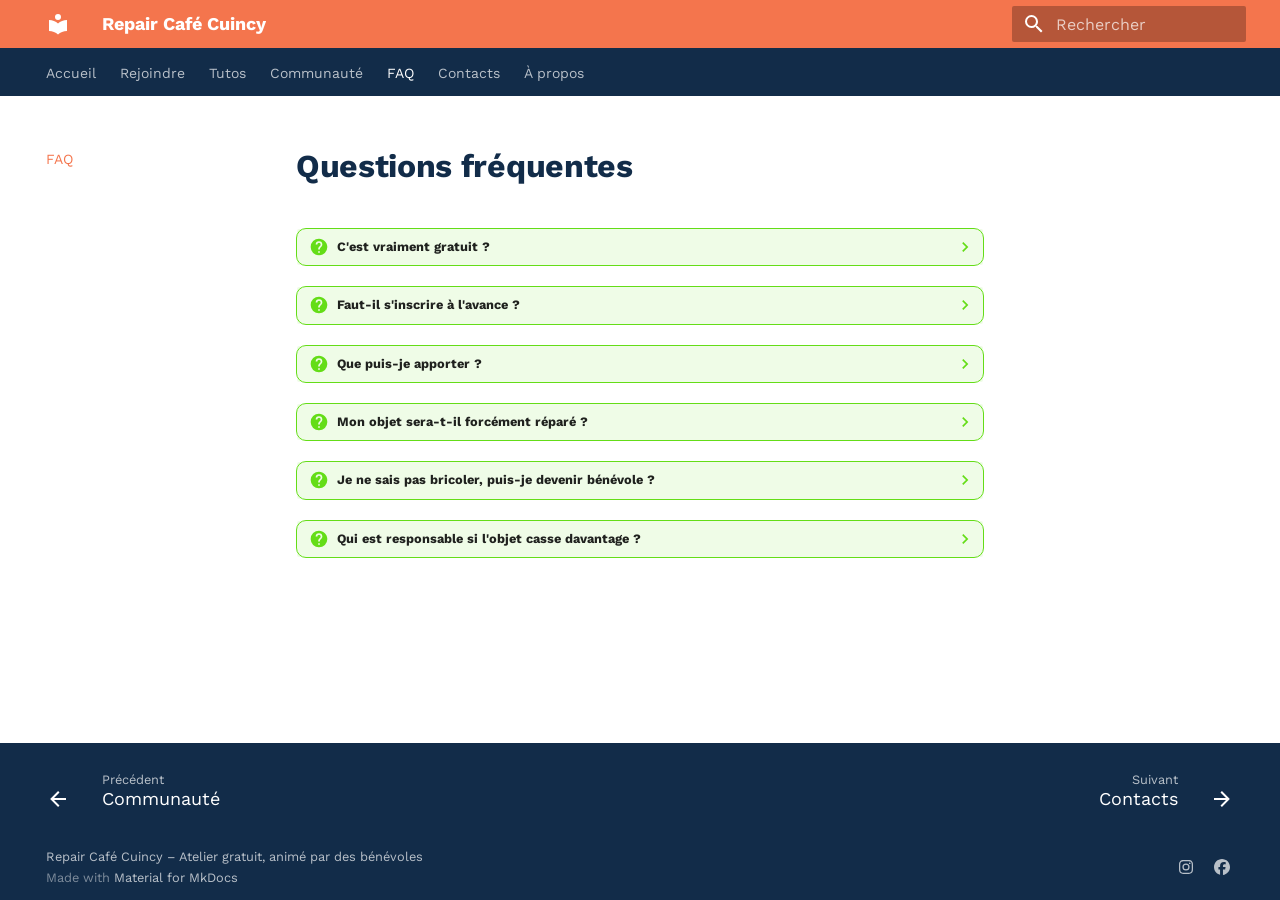
<file: faq/index.html>
<!doctype html>
<html lang="fr" class="no-js">
  <head>
    
      <meta charset="utf-8">
      <meta name="viewport" content="width=device-width,initial-scale=1">
      
        <meta name="description" content="Atelier de réparation gratuit et convivial à Cuincy">
      
      
        <meta name="author" content="Repair Café Cuincy">
      
      
      
        <link rel="prev" href="../communaute/">
      
      
        <link rel="next" href="../contacts/">
      
      
        
      
      
      <link rel="icon" href="../assets/images/favicon.png">
      <meta name="generator" content="mkdocs-1.6.1, mkdocs-material-9.8.2">
    
    
      
        <title>FAQ - Repair Café Cuincy</title>
      
    
    
      <link rel="stylesheet" href="../assets/stylesheets/main.57a0d79d.min.css">
      
        
        <link rel="stylesheet" href="../assets/stylesheets/palette.fb2fffe2.min.css">
      
      


    
    
      
    
    
      
        
        
        <link rel="preconnect" href="https://fonts.gstatic.com" crossorigin>
        <link rel="stylesheet" href="https://fonts.googleapis.com/css?family=Work+Sans:300,300i,400,400i,700,700i%7CRoboto+Mono:400,400i,700,700i&display=fallback">
        <style>:root{--md-text-font:"Work Sans";--md-code-font:"Roboto Mono"}</style>
      
    
    
      <link rel="stylesheet" href="../stylesheets/extra.css">
    
    <script>__md_scope=new URL("..",location),__md_hash=e=>[...e].reduce(((e,_)=>(e<<5)-e+_.charCodeAt(0)),0),__md_get=(e,_=localStorage,t=__md_scope)=>JSON.parse(_.getItem(t.pathname+"."+e)),__md_set=(e,_,t=localStorage,a=__md_scope)=>{try{t.setItem(a.pathname+"."+e,JSON.stringify(_))}catch(e){}}</script>
    
      

    
    
  </head>
  
  
    
    
    
    
    
    <body dir="ltr" data-md-color-scheme="default" data-md-color-primary="custom" data-md-color-accent="custom">
  
    
    <input class="md-toggle" data-md-toggle="drawer" type="checkbox" id="__drawer" autocomplete="off">
    <input class="md-toggle" data-md-toggle="search" type="checkbox" id="__search" autocomplete="off">
    <label class="md-overlay" for="__drawer"></label>
    <div data-md-component="skip">
      
        
        <a href="#questions-frequentes" class="md-skip">
          Aller au contenu
        </a>
      
    </div>
    <div data-md-component="announce">
      
    </div>
    
    
      

<header class="md-header" data-md-component="header">
  <nav class="md-header__inner md-grid" aria-label="En-tête">
    <a href=".." title="Repair Café Cuincy" class="md-header__button md-logo" aria-label="Repair Café Cuincy" data-md-component="logo">
      
  
  <svg xmlns="http://www.w3.org/2000/svg" viewBox="0 0 24 24"><path d="M12 8a3 3 0 0 0 3-3 3 3 0 0 0-3-3 3 3 0 0 0-3 3 3 3 0 0 0 3 3m0 3.54C9.64 9.35 6.5 8 3 8v11c3.5 0 6.64 1.35 9 3.54 2.36-2.19 5.5-3.54 9-3.54V8c-3.5 0-6.64 1.35-9 3.54"/></svg>

    </a>
    <label class="md-header__button md-icon" for="__drawer">
      
      <svg xmlns="http://www.w3.org/2000/svg" viewBox="0 0 24 24"><path d="M3 6h18v2H3zm0 5h18v2H3zm0 5h18v2H3z"/></svg>
    </label>
    <div class="md-header__title" data-md-component="header-title">
      <div class="md-header__ellipsis">
        <div class="md-header__topic">
          <span class="md-ellipsis">
            Repair Café Cuincy
          </span>
        </div>
        <div class="md-header__topic" data-md-component="header-topic">
          <span class="md-ellipsis">
            
              FAQ
            
          </span>
        </div>
      </div>
    </div>
    
      
    
    
    
    
      
      
        <label class="md-header__button md-icon" for="__search">
          
          <svg xmlns="http://www.w3.org/2000/svg" viewBox="0 0 24 24"><path d="M9.5 3A6.5 6.5 0 0 1 16 9.5c0 1.61-.59 3.09-1.56 4.23l.27.27h.79l5 5-1.5 1.5-5-5v-.79l-.27-.27A6.52 6.52 0 0 1 9.5 16 6.5 6.5 0 0 1 3 9.5 6.5 6.5 0 0 1 9.5 3m0 2C7 5 5 7 5 9.5S7 14 9.5 14 14 12 14 9.5 12 5 9.5 5"/></svg>
        </label>
        <div class="md-search" data-md-component="search" role="dialog">
  <label class="md-search__overlay" for="__search"></label>
  <div class="md-search__inner" role="search">
    <form class="md-search__form" name="search">
      <input type="text" class="md-search__input" name="query" aria-label="Rechercher" placeholder="Rechercher" autocapitalize="off" autocorrect="off" autocomplete="off" spellcheck="false" data-md-component="search-query" required>
      <label class="md-search__icon md-icon" for="__search">
        
        <svg xmlns="http://www.w3.org/2000/svg" viewBox="0 0 24 24"><path d="M9.5 3A6.5 6.5 0 0 1 16 9.5c0 1.61-.59 3.09-1.56 4.23l.27.27h.79l5 5-1.5 1.5-5-5v-.79l-.27-.27A6.52 6.52 0 0 1 9.5 16 6.5 6.5 0 0 1 3 9.5 6.5 6.5 0 0 1 9.5 3m0 2C7 5 5 7 5 9.5S7 14 9.5 14 14 12 14 9.5 12 5 9.5 5"/></svg>
        
        <svg xmlns="http://www.w3.org/2000/svg" viewBox="0 0 24 24"><path d="M20 11v2H8l5.5 5.5-1.42 1.42L4.16 12l7.92-7.92L13.5 5.5 8 11z"/></svg>
      </label>
      <nav class="md-search__options" aria-label="Recherche">
        
        <button type="reset" class="md-search__icon md-icon" title="Effacer" aria-label="Effacer" tabindex="-1">
          
          <svg xmlns="http://www.w3.org/2000/svg" viewBox="0 0 24 24"><path d="M19 6.41 17.59 5 12 10.59 6.41 5 5 6.41 10.59 12 5 17.59 6.41 19 12 13.41 17.59 19 19 17.59 13.41 12z"/></svg>
        </button>
      </nav>
      
        <div class="md-search__suggest" data-md-component="search-suggest"></div>
      
    </form>
    <div class="md-search__output">
      <div class="md-search__scrollwrap" tabindex="0" data-md-scrollfix>
        <div class="md-search-result" data-md-component="search-result">
          <div class="md-search-result__meta">
            Initialisation de la recherche
          </div>
          <ol class="md-search-result__list" role="presentation"></ol>
        </div>
      </div>
    </div>
  </div>
</div>
      
    
    
  </nav>
  
</header>
    
    <div class="md-container" data-md-component="container">
      
      
        
          
            
<nav class="md-tabs" aria-label="Onglets" data-md-component="tabs">
  <div class="md-grid">
    <ul class="md-tabs__list">
      
        
  
  
  
  
    <li class="md-tabs__item">
      <a href=".." class="md-tabs__link">
        
  
  
    
  
  Accueil

      </a>
    </li>
  

      
        
  
  
  
  
    <li class="md-tabs__item">
      <a href="../rejoindre/" class="md-tabs__link">
        
  
  
    
  
  Rejoindre

      </a>
    </li>
  

      
        
  
  
  
  
    
    
      <li class="md-tabs__item">
        <a href="../tutos/" class="md-tabs__link">
          
  
  
    
  
  Tutos

        </a>
      </li>
    
  

      
        
  
  
  
  
    <li class="md-tabs__item">
      <a href="../communaute/" class="md-tabs__link">
        
  
  
    
  
  Communauté

      </a>
    </li>
  

      
        
  
  
  
    
  
  
    <li class="md-tabs__item md-tabs__item--active">
      <a href="./" class="md-tabs__link">
        
  
  
    
  
  FAQ

      </a>
    </li>
  

      
        
  
  
  
  
    <li class="md-tabs__item">
      <a href="../contacts/" class="md-tabs__link">
        
  
  
    
  
  Contacts

      </a>
    </li>
  

      
        
  
  
  
  
    <li class="md-tabs__item">
      <a href="../a-propos/" class="md-tabs__link">
        
  
  
    
  
  À propos

      </a>
    </li>
  

      
    </ul>
  </div>
</nav>
          
        
      
      <main class="md-main" data-md-component="main">
        <div class="md-main__inner md-grid">
          
            
              
              <div class="md-sidebar md-sidebar--primary" data-md-component="sidebar" data-md-type="navigation" >
                <div class="md-sidebar__scrollwrap">
                  <div class="md-sidebar__inner">
                    


  


<nav class="md-nav md-nav--primary md-nav--lifted" aria-label="Navigation" data-md-level="0">
  <label class="md-nav__title" for="__drawer">
    <a href=".." title="Repair Café Cuincy" class="md-nav__button md-logo" aria-label="Repair Café Cuincy" data-md-component="logo">
      
  
  <svg xmlns="http://www.w3.org/2000/svg" viewBox="0 0 24 24"><path d="M12 8a3 3 0 0 0 3-3 3 3 0 0 0-3-3 3 3 0 0 0-3 3 3 3 0 0 0 3 3m0 3.54C9.64 9.35 6.5 8 3 8v11c3.5 0 6.64 1.35 9 3.54 2.36-2.19 5.5-3.54 9-3.54V8c-3.5 0-6.64 1.35-9 3.54"/></svg>

    </a>
    Repair Café Cuincy
  </label>
  
  <ul class="md-nav__list" data-md-scrollfix>
    
      
      
  
  
  
  
    <li class="md-nav__item">
      <a href=".." class="md-nav__link">
        
  
  
  <span class="md-ellipsis">
    
  
    Accueil
  

    
  </span>
  
  

      </a>
    </li>
  

    
      
      
  
  
  
  
    <li class="md-nav__item">
      <a href="../rejoindre/" class="md-nav__link">
        
  
  
  <span class="md-ellipsis">
    
  
    Rejoindre
  

    
  </span>
  
  

      </a>
    </li>
  

    
      
      
  
  
  
  
    
    
      
        
          
        
      
        
      
        
      
        
      
        
      
    
    
    
      
      
    
    
    <li class="md-nav__item md-nav__item--nested">
      
        
        
        <input class="md-nav__toggle md-toggle " type="checkbox" id="__nav_3" >
        
          
          <div class="md-nav__link md-nav__container">
            <a href="../tutos/" class="md-nav__link ">
              
  
  
  <span class="md-ellipsis">
    
  
    Tutos
  

    
  </span>
  
  

            </a>
            
              
              <label class="md-nav__link " for="__nav_3" id="__nav_3_label" tabindex="0">
                <span class="md-nav__icon md-icon"></span>
              </label>
            
          </div>
        
        <nav class="md-nav" data-md-level="1" aria-labelledby="__nav_3_label" aria-expanded="false">
          <label class="md-nav__title" for="__nav_3">
            <span class="md-nav__icon md-icon"></span>
            
  
    Tutos
  

          </label>
          <ul class="md-nav__list" data-md-scrollfix>
            
              
            
              
                
  
  
  
  
    <li class="md-nav__item">
      <a href="../tutos/electromenager/" class="md-nav__link">
        
  
  
  <span class="md-ellipsis">
    
  
    Électroménager
  

    
  </span>
  
  

      </a>
    </li>
  

              
            
              
                
  
  
  
  
    <li class="md-nav__item">
      <a href="../tutos/textile/" class="md-nav__link">
        
  
  
  <span class="md-ellipsis">
    
  
    Textile
  

    
  </span>
  
  

      </a>
    </li>
  

              
            
              
                
  
  
  
  
    <li class="md-nav__item">
      <a href="../tutos/velo/" class="md-nav__link">
        
  
  
  <span class="md-ellipsis">
    
  
    Vélo
  

    
  </span>
  
  

      </a>
    </li>
  

              
            
              
                
  
  
  
  
    <li class="md-nav__item">
      <a href="../tutos/informatique/" class="md-nav__link">
        
  
  
  <span class="md-ellipsis">
    
  
    Informatique
  

    
  </span>
  
  

      </a>
    </li>
  

              
            
          </ul>
        </nav>
      
    </li>
  

    
      
      
  
  
  
  
    <li class="md-nav__item">
      <a href="../communaute/" class="md-nav__link">
        
  
  
  <span class="md-ellipsis">
    
  
    Communauté
  

    
  </span>
  
  

      </a>
    </li>
  

    
      
      
  
  
    
  
  
  
    <li class="md-nav__item md-nav__item--active">
      
      <input class="md-nav__toggle md-toggle" type="checkbox" id="__toc">
      
      
        
      
      
      <a href="./" class="md-nav__link md-nav__link--active">
        
  
  
  <span class="md-ellipsis">
    
  
    FAQ
  

    
  </span>
  
  

      </a>
      
    </li>
  

    
      
      
  
  
  
  
    <li class="md-nav__item">
      <a href="../contacts/" class="md-nav__link">
        
  
  
  <span class="md-ellipsis">
    
  
    Contacts
  

    
  </span>
  
  

      </a>
    </li>
  

    
      
      
  
  
  
  
    <li class="md-nav__item">
      <a href="../a-propos/" class="md-nav__link">
        
  
  
  <span class="md-ellipsis">
    
  
    À propos
  

    
  </span>
  
  

      </a>
    </li>
  

    
  </ul>
</nav>
                  </div>
                </div>
              </div>
            
            
              
              <div class="md-sidebar md-sidebar--secondary" data-md-component="sidebar" data-md-type="toc" >
                <div class="md-sidebar__scrollwrap">
                  <div class="md-sidebar__inner">
                    

<nav class="md-nav md-nav--secondary" aria-label="Table des matières">
  
  
  
    
  
  
</nav>
                  </div>
                </div>
              </div>
            
          
          
            <div class="md-content" data-md-component="content">
              
              <article class="md-content__inner md-typeset">
                
                  



<h1 id="questions-frequentes">Questions fréquentes<a class="headerlink" href="#questions-frequentes" title="Permanent link">&para;</a></h1>
<details class="question">
<summary>C'est vraiment gratuit ?</summary>
<p>Oui. L'accès est gratuit. Une participation libre aide à acheter des outils et des pièces.</p>
</details>
<details class="question">
<summary>Faut-il s'inscrire à l'avance ?</summary>
<p>Non, venez directement pendant les horaires de l'atelier. Les dates sont indiquées sur la page d'<a href="../">accueil</a>.</p>
</details>
<details class="question">
<summary>Que puis-je apporter ?</summary>
<p>Tout objet que vous pouvez porter : petit électroménager, vêtements, vélos, jouets, ordinateurs. Pensez aux accessoires.</p>
</details>
<details class="question">
<summary>Mon objet sera-t-il forcément réparé ?</summary>
<p>Non, mais nous essayons toujours. Quand la réparation est impossible, nous vous expliquons pourquoi.</p>
</details>
<details class="question">
<summary>Je ne sais pas bricoler, puis-je devenir bénévole ?</summary>
<p>Oui. Il y a aussi besoin d'aide pour l'accueil, l'orientation et l'organisation. Voir la page <a href="../rejoindre/">Rejoindre</a>.</p>
</details>
<details class="question">
<summary>Qui est responsable si l'objet casse davantage ?</summary>
<p>Les réparations se font à vos risques, avec l'aide de bénévoles non professionnels. Le Repair Café ne peut pas être tenu responsable. À préciser avec l'organisateur.</p>
</details>







  
  






                
              </article>
            </div>
          
          
<script>var target=document.getElementById(location.hash.slice(1));target&&target.name&&(target.checked=target.name.startsWith("__tabbed_"))</script>
        </div>
        
          <button type="button" class="md-top md-icon" data-md-component="top" hidden>
  
  <svg xmlns="http://www.w3.org/2000/svg" viewBox="0 0 24 24"><path d="M13 20h-2V8l-5.5 5.5-1.42-1.42L12 4.16l7.92 7.92-1.42 1.42L13 8z"/></svg>
  Retour en haut de la page
</button>
        
      </main>
      
        <footer class="md-footer">
  
    
      
      <nav class="md-footer__inner md-grid" aria-label="Pied de page" >
        
          
          <a href="../communaute/" class="md-footer__link md-footer__link--prev" aria-label="Précédent: Communauté">
            <div class="md-footer__button md-icon">
              
              <svg xmlns="http://www.w3.org/2000/svg" viewBox="0 0 24 24"><path d="M20 11v2H8l5.5 5.5-1.42 1.42L4.16 12l7.92-7.92L13.5 5.5 8 11z"/></svg>
            </div>
            <div class="md-footer__title">
              <span class="md-footer__direction">
                Précédent
              </span>
              <div class="md-ellipsis">
                Communauté
              </div>
            </div>
          </a>
        
        
          
          <a href="../contacts/" class="md-footer__link md-footer__link--next" aria-label="Suivant: Contacts">
            <div class="md-footer__title">
              <span class="md-footer__direction">
                Suivant
              </span>
              <div class="md-ellipsis">
                Contacts
              </div>
            </div>
            <div class="md-footer__button md-icon">
              
              <svg xmlns="http://www.w3.org/2000/svg" viewBox="0 0 24 24"><path d="M4 11v2h12l-5.5 5.5 1.42 1.42L19.84 12l-7.92-7.92L10.5 5.5 16 11z"/></svg>
            </div>
          </a>
        
      </nav>
    
  
  <div class="md-footer-meta md-typeset">
    <div class="md-footer-meta__inner md-grid">
      <div class="md-copyright">
  
    <div class="md-copyright__highlight">
      Repair Café Cuincy – Atelier gratuit, animé par des bénévoles
    </div>
  
  
    Made with
    <a href="https://squidfunk.github.io/mkdocs-material/" target="_blank" rel="noopener">
      Material for MkDocs
    </a>
  
</div>
      
        
<div class="md-social">
  
    
    
    
    
    <a href="https://www.instagram.com/" target="_blank" rel="noopener" title="Instagram" class="md-social__link">
      <svg xmlns="http://www.w3.org/2000/svg" viewBox="0 0 448 512"><!--! Font Awesome Free 7.1.0 by @fontawesome - https://fontawesome.com License - https://fontawesome.com/license/free (Icons: CC BY 4.0, Fonts: SIL OFL 1.1, Code: MIT License) Copyright 2025 Fonticons, Inc.--><path d="M224.3 141a115 115 0 1 0-.6 230 115 115 0 1 0 .6-230m-.6 40.4a74.6 74.6 0 1 1 .6 149.2 74.6 74.6 0 1 1-.6-149.2m93.4-45.1a26.8 26.8 0 1 1 53.6 0 26.8 26.8 0 1 1-53.6 0m129.7 27.2c-1.7-35.9-9.9-67.7-36.2-93.9-26.2-26.2-58-34.4-93.9-36.2-37-2.1-147.9-2.1-184.9 0-35.8 1.7-67.6 9.9-93.9 36.1s-34.4 58-36.2 93.9c-2.1 37-2.1 147.9 0 184.9 1.7 35.9 9.9 67.7 36.2 93.9s58 34.4 93.9 36.2c37 2.1 147.9 2.1 184.9 0 35.9-1.7 67.7-9.9 93.9-36.2 26.2-26.2 34.4-58 36.2-93.9 2.1-37 2.1-147.8 0-184.8M399 388c-7.8 19.6-22.9 34.7-42.6 42.6-29.5 11.7-99.5 9-132.1 9s-102.7 2.6-132.1-9c-19.6-7.8-34.7-22.9-42.6-42.6-11.7-29.5-9-99.5-9-132.1s-2.6-102.7 9-132.1c7.8-19.6 22.9-34.7 42.6-42.6 29.5-11.7 99.5-9 132.1-9s102.7-2.6 132.1 9c19.6 7.8 34.7 22.9 42.6 42.6 11.7 29.5 9 99.5 9 132.1s2.7 102.7-9 132.1"/></svg>
    </a>
  
    
    
    
    
    <a href="https://www.facebook.com/" target="_blank" rel="noopener" title="Facebook" class="md-social__link">
      <svg xmlns="http://www.w3.org/2000/svg" viewBox="0 0 512 512"><!--! Font Awesome Free 7.1.0 by @fontawesome - https://fontawesome.com License - https://fontawesome.com/license/free (Icons: CC BY 4.0, Fonts: SIL OFL 1.1, Code: MIT License) Copyright 2025 Fonticons, Inc.--><path d="M512 256C512 114.6 397.4 0 256 0S0 114.6 0 256c0 120 82.7 220.8 194.2 248.5V334.2h-52.8V256h52.8v-33.7c0-87.1 39.4-127.5 125-127.5 16.2 0 44.2 3.2 55.7 6.4V172c-6-.6-16.5-1-29.6-1-42 0-58.2 15.9-58.2 57.2V256h83.6l-14.4 78.2H287v175.9C413.8 494.8 512 386.9 512 256"/></svg>
    </a>
  
</div>
      
    </div>
  </div>
</footer>
      
    </div>
    <div class="md-dialog" data-md-component="dialog">
      <div class="md-dialog__inner md-typeset"></div>
    </div>
    
    
    
      
      
      <script id="__config" type="application/json">{"annotate": null, "base": "..", "features": ["navigation.tabs", "navigation.top", "navigation.indexes", "navigation.footer", "search.suggest"], "search": "../assets/javascripts/workers/search.a7633da7.min.js", "tags": null, "translations": {"clipboard.copied": "Copi\u00e9 dans le presse-papier", "clipboard.copy": "Copier dans le presse-papier", "search.result.more.one": "1 de plus sur cette page", "search.result.more.other": "# de plus sur cette page", "search.result.none": "Aucun document trouv\u00e9", "search.result.one": "1 document trouv\u00e9", "search.result.other": "# documents trouv\u00e9s", "search.result.placeholder": "Taper pour d\u00e9marrer la recherche", "search.result.term.missing": "Non trouv\u00e9", "select.version": "S\u00e9lectionner la version"}, "version": null}</script>
    
    
      <script src="../assets/javascripts/bundle.a5f9d56c.min.js"></script>
      
    
  </body>
</html>
</file>
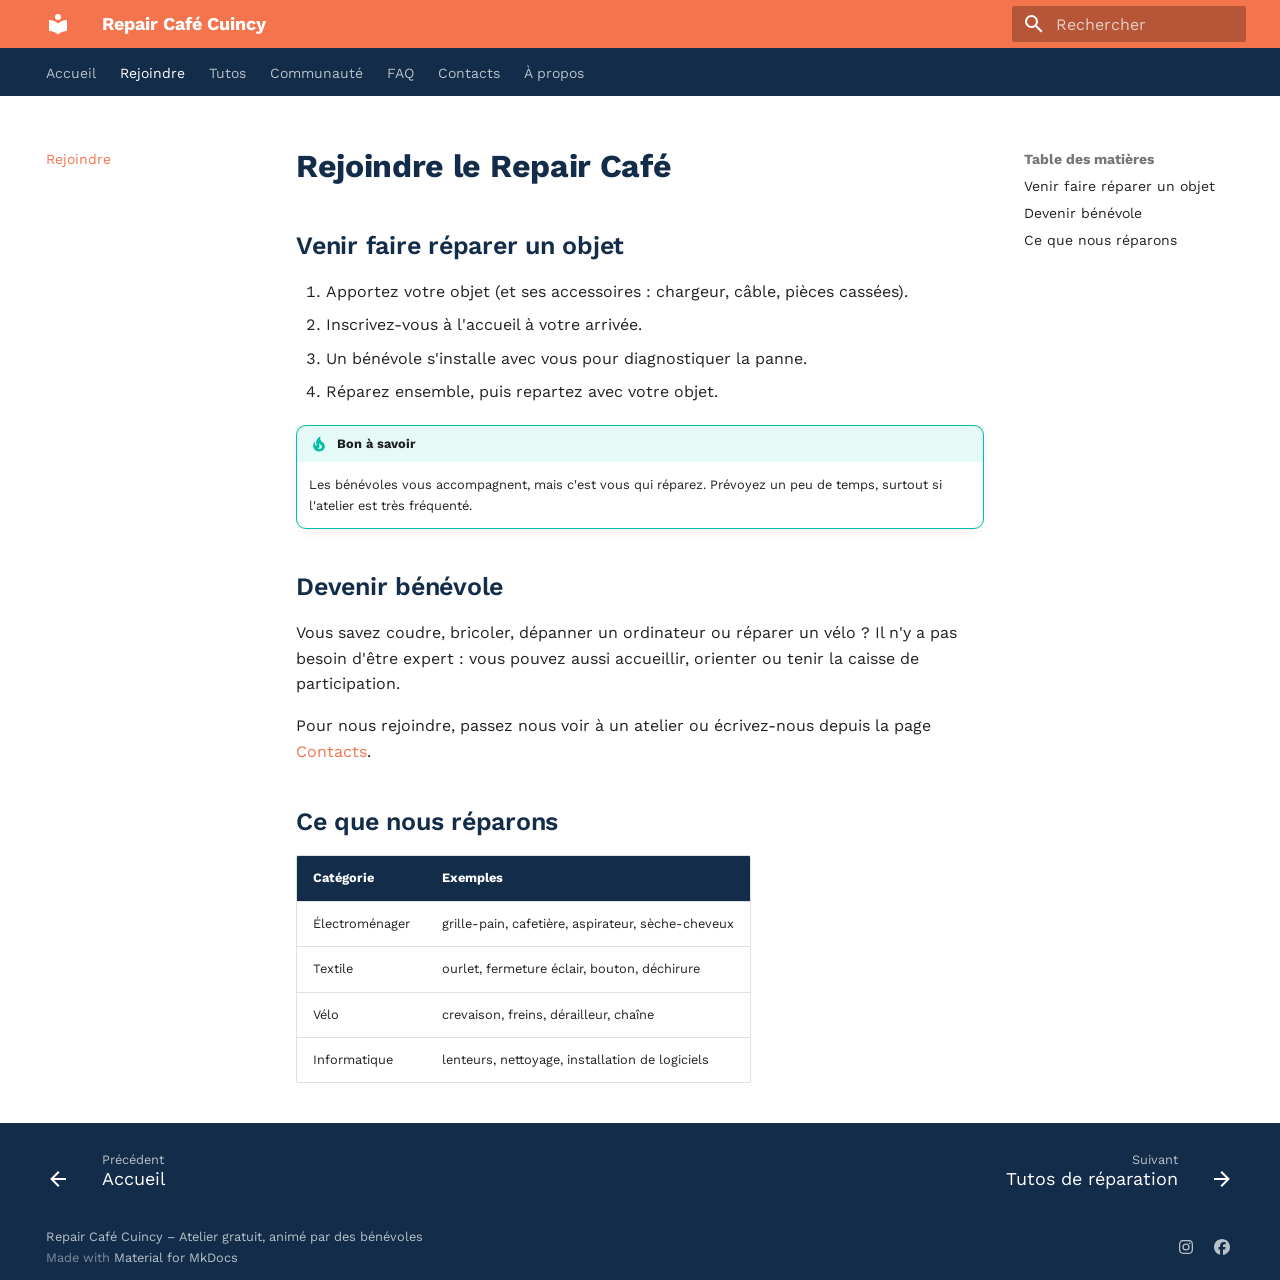
<file: rejoindre/index.html>
<!doctype html>
<html lang="fr" class="no-js">
  <head>
    
      <meta charset="utf-8">
      <meta name="viewport" content="width=device-width,initial-scale=1">
      
        <meta name="description" content="Atelier de réparation gratuit et convivial à Cuincy">
      
      
        <meta name="author" content="Repair Café Cuincy">
      
      
      
        <link rel="prev" href="..">
      
      
        <link rel="next" href="../tutos/">
      
      
        
      
      
      <link rel="icon" href="../assets/images/favicon.png">
      <meta name="generator" content="mkdocs-1.6.1, mkdocs-material-9.8.2">
    
    
      
        <title>Rejoindre - Repair Café Cuincy</title>
      
    
    
      <link rel="stylesheet" href="../assets/stylesheets/main.57a0d79d.min.css">
      
        
        <link rel="stylesheet" href="../assets/stylesheets/palette.fb2fffe2.min.css">
      
      


    
    
      
    
    
      
        
        
        <link rel="preconnect" href="https://fonts.gstatic.com" crossorigin>
        <link rel="stylesheet" href="https://fonts.googleapis.com/css?family=Work+Sans:300,300i,400,400i,700,700i%7CRoboto+Mono:400,400i,700,700i&display=fallback">
        <style>:root{--md-text-font:"Work Sans";--md-code-font:"Roboto Mono"}</style>
      
    
    
      <link rel="stylesheet" href="../stylesheets/extra.css">
    
    <script>__md_scope=new URL("..",location),__md_hash=e=>[...e].reduce(((e,_)=>(e<<5)-e+_.charCodeAt(0)),0),__md_get=(e,_=localStorage,t=__md_scope)=>JSON.parse(_.getItem(t.pathname+"."+e)),__md_set=(e,_,t=localStorage,a=__md_scope)=>{try{t.setItem(a.pathname+"."+e,JSON.stringify(_))}catch(e){}}</script>
    
      

    
    
  </head>
  
  
    
    
    
    
    
    <body dir="ltr" data-md-color-scheme="default" data-md-color-primary="custom" data-md-color-accent="custom">
  
    
    <input class="md-toggle" data-md-toggle="drawer" type="checkbox" id="__drawer" autocomplete="off">
    <input class="md-toggle" data-md-toggle="search" type="checkbox" id="__search" autocomplete="off">
    <label class="md-overlay" for="__drawer"></label>
    <div data-md-component="skip">
      
        
        <a href="#rejoindre-le-repair-cafe" class="md-skip">
          Aller au contenu
        </a>
      
    </div>
    <div data-md-component="announce">
      
    </div>
    
    
      

<header class="md-header" data-md-component="header">
  <nav class="md-header__inner md-grid" aria-label="En-tête">
    <a href=".." title="Repair Café Cuincy" class="md-header__button md-logo" aria-label="Repair Café Cuincy" data-md-component="logo">
      
  
  <svg xmlns="http://www.w3.org/2000/svg" viewBox="0 0 24 24"><path d="M12 8a3 3 0 0 0 3-3 3 3 0 0 0-3-3 3 3 0 0 0-3 3 3 3 0 0 0 3 3m0 3.54C9.64 9.35 6.5 8 3 8v11c3.5 0 6.64 1.35 9 3.54 2.36-2.19 5.5-3.54 9-3.54V8c-3.5 0-6.64 1.35-9 3.54"/></svg>

    </a>
    <label class="md-header__button md-icon" for="__drawer">
      
      <svg xmlns="http://www.w3.org/2000/svg" viewBox="0 0 24 24"><path d="M3 6h18v2H3zm0 5h18v2H3zm0 5h18v2H3z"/></svg>
    </label>
    <div class="md-header__title" data-md-component="header-title">
      <div class="md-header__ellipsis">
        <div class="md-header__topic">
          <span class="md-ellipsis">
            Repair Café Cuincy
          </span>
        </div>
        <div class="md-header__topic" data-md-component="header-topic">
          <span class="md-ellipsis">
            
              Rejoindre
            
          </span>
        </div>
      </div>
    </div>
    
      
    
    
    
    
      
      
        <label class="md-header__button md-icon" for="__search">
          
          <svg xmlns="http://www.w3.org/2000/svg" viewBox="0 0 24 24"><path d="M9.5 3A6.5 6.5 0 0 1 16 9.5c0 1.61-.59 3.09-1.56 4.23l.27.27h.79l5 5-1.5 1.5-5-5v-.79l-.27-.27A6.52 6.52 0 0 1 9.5 16 6.5 6.5 0 0 1 3 9.5 6.5 6.5 0 0 1 9.5 3m0 2C7 5 5 7 5 9.5S7 14 9.5 14 14 12 14 9.5 12 5 9.5 5"/></svg>
        </label>
        <div class="md-search" data-md-component="search" role="dialog">
  <label class="md-search__overlay" for="__search"></label>
  <div class="md-search__inner" role="search">
    <form class="md-search__form" name="search">
      <input type="text" class="md-search__input" name="query" aria-label="Rechercher" placeholder="Rechercher" autocapitalize="off" autocorrect="off" autocomplete="off" spellcheck="false" data-md-component="search-query" required>
      <label class="md-search__icon md-icon" for="__search">
        
        <svg xmlns="http://www.w3.org/2000/svg" viewBox="0 0 24 24"><path d="M9.5 3A6.5 6.5 0 0 1 16 9.5c0 1.61-.59 3.09-1.56 4.23l.27.27h.79l5 5-1.5 1.5-5-5v-.79l-.27-.27A6.52 6.52 0 0 1 9.5 16 6.5 6.5 0 0 1 3 9.5 6.5 6.5 0 0 1 9.5 3m0 2C7 5 5 7 5 9.5S7 14 9.5 14 14 12 14 9.5 12 5 9.5 5"/></svg>
        
        <svg xmlns="http://www.w3.org/2000/svg" viewBox="0 0 24 24"><path d="M20 11v2H8l5.5 5.5-1.42 1.42L4.16 12l7.92-7.92L13.5 5.5 8 11z"/></svg>
      </label>
      <nav class="md-search__options" aria-label="Recherche">
        
        <button type="reset" class="md-search__icon md-icon" title="Effacer" aria-label="Effacer" tabindex="-1">
          
          <svg xmlns="http://www.w3.org/2000/svg" viewBox="0 0 24 24"><path d="M19 6.41 17.59 5 12 10.59 6.41 5 5 6.41 10.59 12 5 17.59 6.41 19 12 13.41 17.59 19 19 17.59 13.41 12z"/></svg>
        </button>
      </nav>
      
        <div class="md-search__suggest" data-md-component="search-suggest"></div>
      
    </form>
    <div class="md-search__output">
      <div class="md-search__scrollwrap" tabindex="0" data-md-scrollfix>
        <div class="md-search-result" data-md-component="search-result">
          <div class="md-search-result__meta">
            Initialisation de la recherche
          </div>
          <ol class="md-search-result__list" role="presentation"></ol>
        </div>
      </div>
    </div>
  </div>
</div>
      
    
    
  </nav>
  
</header>
    
    <div class="md-container" data-md-component="container">
      
      
        
          
            
<nav class="md-tabs" aria-label="Onglets" data-md-component="tabs">
  <div class="md-grid">
    <ul class="md-tabs__list">
      
        
  
  
  
  
    <li class="md-tabs__item">
      <a href=".." class="md-tabs__link">
        
  
  
    
  
  Accueil

      </a>
    </li>
  

      
        
  
  
  
    
  
  
    <li class="md-tabs__item md-tabs__item--active">
      <a href="./" class="md-tabs__link">
        
  
  
    
  
  Rejoindre

      </a>
    </li>
  

      
        
  
  
  
  
    
    
      <li class="md-tabs__item">
        <a href="../tutos/" class="md-tabs__link">
          
  
  
    
  
  Tutos

        </a>
      </li>
    
  

      
        
  
  
  
  
    <li class="md-tabs__item">
      <a href="../communaute/" class="md-tabs__link">
        
  
  
    
  
  Communauté

      </a>
    </li>
  

      
        
  
  
  
  
    <li class="md-tabs__item">
      <a href="../faq/" class="md-tabs__link">
        
  
  
    
  
  FAQ

      </a>
    </li>
  

      
        
  
  
  
  
    <li class="md-tabs__item">
      <a href="../contacts/" class="md-tabs__link">
        
  
  
    
  
  Contacts

      </a>
    </li>
  

      
        
  
  
  
  
    <li class="md-tabs__item">
      <a href="../a-propos/" class="md-tabs__link">
        
  
  
    
  
  À propos

      </a>
    </li>
  

      
    </ul>
  </div>
</nav>
          
        
      
      <main class="md-main" data-md-component="main">
        <div class="md-main__inner md-grid">
          
            
              
              <div class="md-sidebar md-sidebar--primary" data-md-component="sidebar" data-md-type="navigation" >
                <div class="md-sidebar__scrollwrap">
                  <div class="md-sidebar__inner">
                    


  


<nav class="md-nav md-nav--primary md-nav--lifted" aria-label="Navigation" data-md-level="0">
  <label class="md-nav__title" for="__drawer">
    <a href=".." title="Repair Café Cuincy" class="md-nav__button md-logo" aria-label="Repair Café Cuincy" data-md-component="logo">
      
  
  <svg xmlns="http://www.w3.org/2000/svg" viewBox="0 0 24 24"><path d="M12 8a3 3 0 0 0 3-3 3 3 0 0 0-3-3 3 3 0 0 0-3 3 3 3 0 0 0 3 3m0 3.54C9.64 9.35 6.5 8 3 8v11c3.5 0 6.64 1.35 9 3.54 2.36-2.19 5.5-3.54 9-3.54V8c-3.5 0-6.64 1.35-9 3.54"/></svg>

    </a>
    Repair Café Cuincy
  </label>
  
  <ul class="md-nav__list" data-md-scrollfix>
    
      
      
  
  
  
  
    <li class="md-nav__item">
      <a href=".." class="md-nav__link">
        
  
  
  <span class="md-ellipsis">
    
  
    Accueil
  

    
  </span>
  
  

      </a>
    </li>
  

    
      
      
  
  
    
  
  
  
    <li class="md-nav__item md-nav__item--active">
      
      <input class="md-nav__toggle md-toggle" type="checkbox" id="__toc">
      
      
        
      
      
        <label class="md-nav__link md-nav__link--active" for="__toc">
          
  
  
  <span class="md-ellipsis">
    
  
    Rejoindre
  

    
  </span>
  
  

          <span class="md-nav__icon md-icon"></span>
        </label>
      
      <a href="./" class="md-nav__link md-nav__link--active">
        
  
  
  <span class="md-ellipsis">
    
  
    Rejoindre
  

    
  </span>
  
  

      </a>
      
        

<nav class="md-nav md-nav--secondary" aria-label="Table des matières">
  
  
  
    
  
  
    <label class="md-nav__title" for="__toc">
      <span class="md-nav__icon md-icon"></span>
      Table des matières
    </label>
    <ul class="md-nav__list" data-md-component="toc" data-md-scrollfix>
      
        <li class="md-nav__item">
  <a href="#venir-faire-reparer-un-objet" class="md-nav__link">
    <span class="md-ellipsis">
      
        Venir faire réparer un objet
      
    </span>
  </a>
  
</li>
      
        <li class="md-nav__item">
  <a href="#devenir-benevole" class="md-nav__link">
    <span class="md-ellipsis">
      
        Devenir bénévole
      
    </span>
  </a>
  
</li>
      
        <li class="md-nav__item">
  <a href="#ce-que-nous-reparons" class="md-nav__link">
    <span class="md-ellipsis">
      
        Ce que nous réparons
      
    </span>
  </a>
  
</li>
      
    </ul>
  
</nav>
      
    </li>
  

    
      
      
  
  
  
  
    
    
      
        
          
        
      
        
      
        
      
        
      
        
      
    
    
    
      
      
    
    
    <li class="md-nav__item md-nav__item--nested">
      
        
        
        <input class="md-nav__toggle md-toggle " type="checkbox" id="__nav_3" >
        
          
          <div class="md-nav__link md-nav__container">
            <a href="../tutos/" class="md-nav__link ">
              
  
  
  <span class="md-ellipsis">
    
  
    Tutos
  

    
  </span>
  
  

            </a>
            
              
              <label class="md-nav__link " for="__nav_3" id="__nav_3_label" tabindex="0">
                <span class="md-nav__icon md-icon"></span>
              </label>
            
          </div>
        
        <nav class="md-nav" data-md-level="1" aria-labelledby="__nav_3_label" aria-expanded="false">
          <label class="md-nav__title" for="__nav_3">
            <span class="md-nav__icon md-icon"></span>
            
  
    Tutos
  

          </label>
          <ul class="md-nav__list" data-md-scrollfix>
            
              
            
              
                
  
  
  
  
    <li class="md-nav__item">
      <a href="../tutos/electromenager/" class="md-nav__link">
        
  
  
  <span class="md-ellipsis">
    
  
    Électroménager
  

    
  </span>
  
  

      </a>
    </li>
  

              
            
              
                
  
  
  
  
    <li class="md-nav__item">
      <a href="../tutos/textile/" class="md-nav__link">
        
  
  
  <span class="md-ellipsis">
    
  
    Textile
  

    
  </span>
  
  

      </a>
    </li>
  

              
            
              
                
  
  
  
  
    <li class="md-nav__item">
      <a href="../tutos/velo/" class="md-nav__link">
        
  
  
  <span class="md-ellipsis">
    
  
    Vélo
  

    
  </span>
  
  

      </a>
    </li>
  

              
            
              
                
  
  
  
  
    <li class="md-nav__item">
      <a href="../tutos/informatique/" class="md-nav__link">
        
  
  
  <span class="md-ellipsis">
    
  
    Informatique
  

    
  </span>
  
  

      </a>
    </li>
  

              
            
          </ul>
        </nav>
      
    </li>
  

    
      
      
  
  
  
  
    <li class="md-nav__item">
      <a href="../communaute/" class="md-nav__link">
        
  
  
  <span class="md-ellipsis">
    
  
    Communauté
  

    
  </span>
  
  

      </a>
    </li>
  

    
      
      
  
  
  
  
    <li class="md-nav__item">
      <a href="../faq/" class="md-nav__link">
        
  
  
  <span class="md-ellipsis">
    
  
    FAQ
  

    
  </span>
  
  

      </a>
    </li>
  

    
      
      
  
  
  
  
    <li class="md-nav__item">
      <a href="../contacts/" class="md-nav__link">
        
  
  
  <span class="md-ellipsis">
    
  
    Contacts
  

    
  </span>
  
  

      </a>
    </li>
  

    
      
      
  
  
  
  
    <li class="md-nav__item">
      <a href="../a-propos/" class="md-nav__link">
        
  
  
  <span class="md-ellipsis">
    
  
    À propos
  

    
  </span>
  
  

      </a>
    </li>
  

    
  </ul>
</nav>
                  </div>
                </div>
              </div>
            
            
              
              <div class="md-sidebar md-sidebar--secondary" data-md-component="sidebar" data-md-type="toc" >
                <div class="md-sidebar__scrollwrap">
                  <div class="md-sidebar__inner">
                    

<nav class="md-nav md-nav--secondary" aria-label="Table des matières">
  
  
  
    
  
  
    <label class="md-nav__title" for="__toc">
      <span class="md-nav__icon md-icon"></span>
      Table des matières
    </label>
    <ul class="md-nav__list" data-md-component="toc" data-md-scrollfix>
      
        <li class="md-nav__item">
  <a href="#venir-faire-reparer-un-objet" class="md-nav__link">
    <span class="md-ellipsis">
      
        Venir faire réparer un objet
      
    </span>
  </a>
  
</li>
      
        <li class="md-nav__item">
  <a href="#devenir-benevole" class="md-nav__link">
    <span class="md-ellipsis">
      
        Devenir bénévole
      
    </span>
  </a>
  
</li>
      
        <li class="md-nav__item">
  <a href="#ce-que-nous-reparons" class="md-nav__link">
    <span class="md-ellipsis">
      
        Ce que nous réparons
      
    </span>
  </a>
  
</li>
      
    </ul>
  
</nav>
                  </div>
                </div>
              </div>
            
          
          
            <div class="md-content" data-md-component="content">
              
              <article class="md-content__inner md-typeset">
                
                  



<h1 id="rejoindre-le-repair-cafe">Rejoindre le Repair Café<a class="headerlink" href="#rejoindre-le-repair-cafe" title="Permanent link">&para;</a></h1>
<h2 id="venir-faire-reparer-un-objet">Venir faire réparer un objet<a class="headerlink" href="#venir-faire-reparer-un-objet" title="Permanent link">&para;</a></h2>
<ol>
<li>Apportez votre objet (et ses accessoires : chargeur, câble, pièces cassées).</li>
<li>Inscrivez-vous à l'accueil à votre arrivée.</li>
<li>Un bénévole s'installe avec vous pour diagnostiquer la panne.</li>
<li>Réparez ensemble, puis repartez avec votre objet.</li>
</ol>
<div class="admonition tip">
<p class="admonition-title">Bon à savoir</p>
<p>Les bénévoles vous accompagnent, mais c'est vous qui réparez. Prévoyez un peu de temps, surtout si l'atelier est très fréquenté.</p>
</div>
<h2 id="devenir-benevole">Devenir bénévole<a class="headerlink" href="#devenir-benevole" title="Permanent link">&para;</a></h2>
<p>Vous savez coudre, bricoler, dépanner un ordinateur ou réparer un vélo ? Il n'y a pas besoin d'être expert : vous pouvez aussi accueillir, orienter ou tenir la caisse de participation.</p>
<p>Pour nous rejoindre, passez nous voir à un atelier ou écrivez-nous depuis la page <a href="../contacts/">Contacts</a>.</p>
<h2 id="ce-que-nous-reparons">Ce que nous réparons<a class="headerlink" href="#ce-que-nous-reparons" title="Permanent link">&para;</a></h2>
<table>
<thead>
<tr>
<th>Catégorie</th>
<th>Exemples</th>
</tr>
</thead>
<tbody>
<tr>
<td>Électroménager</td>
<td>grille-pain, cafetière, aspirateur, sèche-cheveux</td>
</tr>
<tr>
<td>Textile</td>
<td>ourlet, fermeture éclair, bouton, déchirure</td>
</tr>
<tr>
<td>Vélo</td>
<td>crevaison, freins, dérailleur, chaîne</td>
</tr>
<tr>
<td>Informatique</td>
<td>lenteurs, nettoyage, installation de logiciels</td>
</tr>
</tbody>
</table>







  
  






                
              </article>
            </div>
          
          
<script>var target=document.getElementById(location.hash.slice(1));target&&target.name&&(target.checked=target.name.startsWith("__tabbed_"))</script>
        </div>
        
          <button type="button" class="md-top md-icon" data-md-component="top" hidden>
  
  <svg xmlns="http://www.w3.org/2000/svg" viewBox="0 0 24 24"><path d="M13 20h-2V8l-5.5 5.5-1.42-1.42L12 4.16l7.92 7.92-1.42 1.42L13 8z"/></svg>
  Retour en haut de la page
</button>
        
      </main>
      
        <footer class="md-footer">
  
    
      
      <nav class="md-footer__inner md-grid" aria-label="Pied de page" >
        
          
          <a href=".." class="md-footer__link md-footer__link--prev" aria-label="Précédent: Accueil">
            <div class="md-footer__button md-icon">
              
              <svg xmlns="http://www.w3.org/2000/svg" viewBox="0 0 24 24"><path d="M20 11v2H8l5.5 5.5-1.42 1.42L4.16 12l7.92-7.92L13.5 5.5 8 11z"/></svg>
            </div>
            <div class="md-footer__title">
              <span class="md-footer__direction">
                Précédent
              </span>
              <div class="md-ellipsis">
                Accueil
              </div>
            </div>
          </a>
        
        
          
          <a href="../tutos/" class="md-footer__link md-footer__link--next" aria-label="Suivant: Tutos de réparation">
            <div class="md-footer__title">
              <span class="md-footer__direction">
                Suivant
              </span>
              <div class="md-ellipsis">
                Tutos de réparation
              </div>
            </div>
            <div class="md-footer__button md-icon">
              
              <svg xmlns="http://www.w3.org/2000/svg" viewBox="0 0 24 24"><path d="M4 11v2h12l-5.5 5.5 1.42 1.42L19.84 12l-7.92-7.92L10.5 5.5 16 11z"/></svg>
            </div>
          </a>
        
      </nav>
    
  
  <div class="md-footer-meta md-typeset">
    <div class="md-footer-meta__inner md-grid">
      <div class="md-copyright">
  
    <div class="md-copyright__highlight">
      Repair Café Cuincy – Atelier gratuit, animé par des bénévoles
    </div>
  
  
    Made with
    <a href="https://squidfunk.github.io/mkdocs-material/" target="_blank" rel="noopener">
      Material for MkDocs
    </a>
  
</div>
      
        
<div class="md-social">
  
    
    
    
    
    <a href="https://www.instagram.com/" target="_blank" rel="noopener" title="Instagram" class="md-social__link">
      <svg xmlns="http://www.w3.org/2000/svg" viewBox="0 0 448 512"><!--! Font Awesome Free 7.1.0 by @fontawesome - https://fontawesome.com License - https://fontawesome.com/license/free (Icons: CC BY 4.0, Fonts: SIL OFL 1.1, Code: MIT License) Copyright 2025 Fonticons, Inc.--><path d="M224.3 141a115 115 0 1 0-.6 230 115 115 0 1 0 .6-230m-.6 40.4a74.6 74.6 0 1 1 .6 149.2 74.6 74.6 0 1 1-.6-149.2m93.4-45.1a26.8 26.8 0 1 1 53.6 0 26.8 26.8 0 1 1-53.6 0m129.7 27.2c-1.7-35.9-9.9-67.7-36.2-93.9-26.2-26.2-58-34.4-93.9-36.2-37-2.1-147.9-2.1-184.9 0-35.8 1.7-67.6 9.9-93.9 36.1s-34.4 58-36.2 93.9c-2.1 37-2.1 147.9 0 184.9 1.7 35.9 9.9 67.7 36.2 93.9s58 34.4 93.9 36.2c37 2.1 147.9 2.1 184.9 0 35.9-1.7 67.7-9.9 93.9-36.2 26.2-26.2 34.4-58 36.2-93.9 2.1-37 2.1-147.8 0-184.8M399 388c-7.8 19.6-22.9 34.7-42.6 42.6-29.5 11.7-99.5 9-132.1 9s-102.7 2.6-132.1-9c-19.6-7.8-34.7-22.9-42.6-42.6-11.7-29.5-9-99.5-9-132.1s-2.6-102.7 9-132.1c7.8-19.6 22.9-34.7 42.6-42.6 29.5-11.7 99.5-9 132.1-9s102.7-2.6 132.1 9c19.6 7.8 34.7 22.9 42.6 42.6 11.7 29.5 9 99.5 9 132.1s2.7 102.7-9 132.1"/></svg>
    </a>
  
    
    
    
    
    <a href="https://www.facebook.com/" target="_blank" rel="noopener" title="Facebook" class="md-social__link">
      <svg xmlns="http://www.w3.org/2000/svg" viewBox="0 0 512 512"><!--! Font Awesome Free 7.1.0 by @fontawesome - https://fontawesome.com License - https://fontawesome.com/license/free (Icons: CC BY 4.0, Fonts: SIL OFL 1.1, Code: MIT License) Copyright 2025 Fonticons, Inc.--><path d="M512 256C512 114.6 397.4 0 256 0S0 114.6 0 256c0 120 82.7 220.8 194.2 248.5V334.2h-52.8V256h52.8v-33.7c0-87.1 39.4-127.5 125-127.5 16.2 0 44.2 3.2 55.7 6.4V172c-6-.6-16.5-1-29.6-1-42 0-58.2 15.9-58.2 57.2V256h83.6l-14.4 78.2H287v175.9C413.8 494.8 512 386.9 512 256"/></svg>
    </a>
  
</div>
      
    </div>
  </div>
</footer>
      
    </div>
    <div class="md-dialog" data-md-component="dialog">
      <div class="md-dialog__inner md-typeset"></div>
    </div>
    
    
    
      
      
      <script id="__config" type="application/json">{"annotate": null, "base": "..", "features": ["navigation.tabs", "navigation.top", "navigation.indexes", "navigation.footer", "search.suggest"], "search": "../assets/javascripts/workers/search.a7633da7.min.js", "tags": null, "translations": {"clipboard.copied": "Copi\u00e9 dans le presse-papier", "clipboard.copy": "Copier dans le presse-papier", "search.result.more.one": "1 de plus sur cette page", "search.result.more.other": "# de plus sur cette page", "search.result.none": "Aucun document trouv\u00e9", "search.result.one": "1 document trouv\u00e9", "search.result.other": "# documents trouv\u00e9s", "search.result.placeholder": "Taper pour d\u00e9marrer la recherche", "search.result.term.missing": "Non trouv\u00e9", "select.version": "S\u00e9lectionner la version"}, "version": null}</script>
    
    
      <script src="../assets/javascripts/bundle.a5f9d56c.min.js"></script>
      
    
  </body>
</html>
</file>
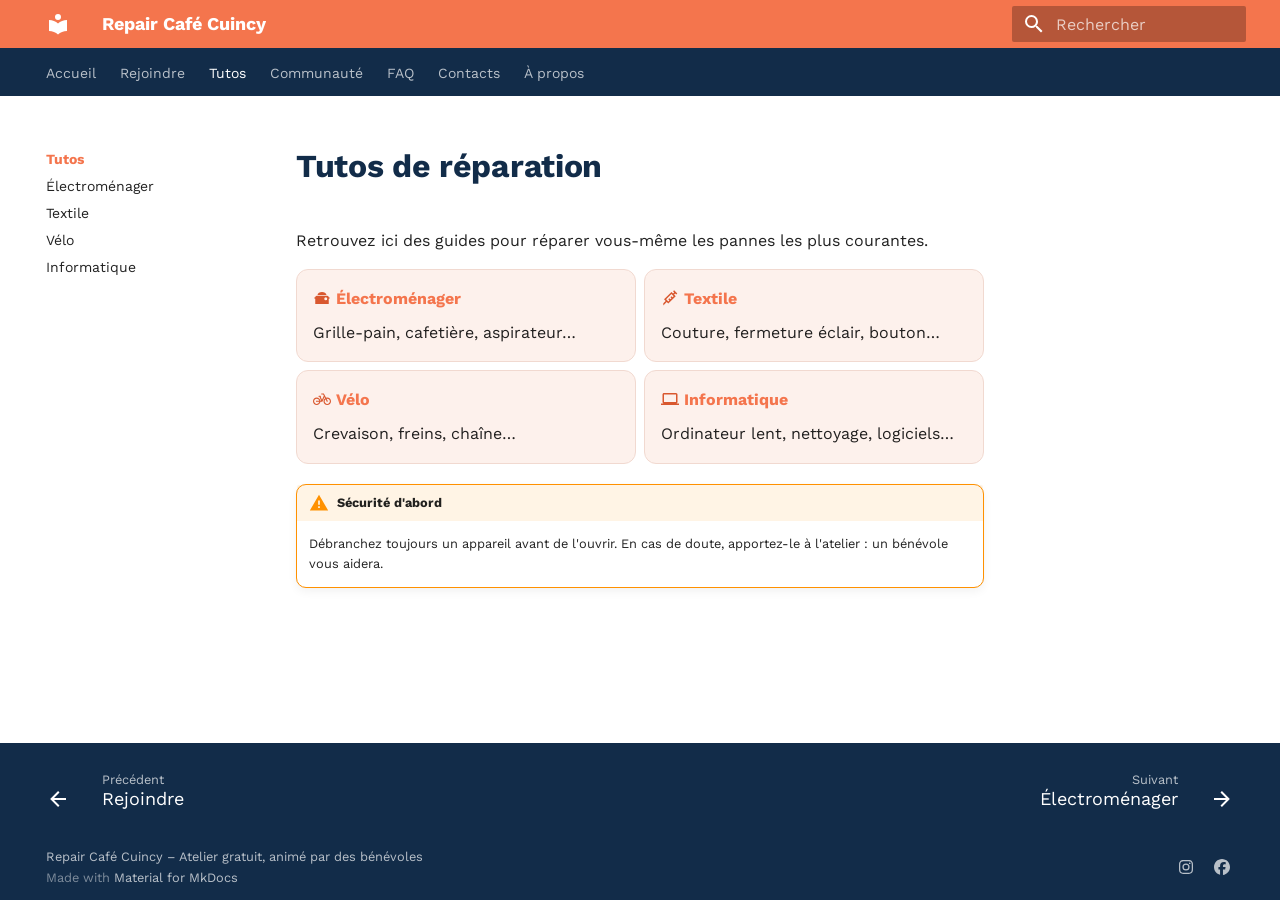
<file: tutos/index.html>
<!doctype html>
<html lang="fr" class="no-js">
  <head>
    
      <meta charset="utf-8">
      <meta name="viewport" content="width=device-width,initial-scale=1">
      
        <meta name="description" content="Atelier de réparation gratuit et convivial à Cuincy">
      
      
        <meta name="author" content="Repair Café Cuincy">
      
      
      
        <link rel="prev" href="../rejoindre/">
      
      
        <link rel="next" href="electromenager/">
      
      
        
      
      
      <link rel="icon" href="../assets/images/favicon.png">
      <meta name="generator" content="mkdocs-1.6.1, mkdocs-material-9.8.2">
    
    
      
        <title>Tutos de réparation - Repair Café Cuincy</title>
      
    
    
      <link rel="stylesheet" href="../assets/stylesheets/main.57a0d79d.min.css">
      
        
        <link rel="stylesheet" href="../assets/stylesheets/palette.fb2fffe2.min.css">
      
      


    
    
      
    
    
      
        
        
        <link rel="preconnect" href="https://fonts.gstatic.com" crossorigin>
        <link rel="stylesheet" href="https://fonts.googleapis.com/css?family=Work+Sans:300,300i,400,400i,700,700i%7CRoboto+Mono:400,400i,700,700i&display=fallback">
        <style>:root{--md-text-font:"Work Sans";--md-code-font:"Roboto Mono"}</style>
      
    
    
      <link rel="stylesheet" href="../stylesheets/extra.css">
    
    <script>__md_scope=new URL("..",location),__md_hash=e=>[...e].reduce(((e,_)=>(e<<5)-e+_.charCodeAt(0)),0),__md_get=(e,_=localStorage,t=__md_scope)=>JSON.parse(_.getItem(t.pathname+"."+e)),__md_set=(e,_,t=localStorage,a=__md_scope)=>{try{t.setItem(a.pathname+"."+e,JSON.stringify(_))}catch(e){}}</script>
    
      

    
    
  </head>
  
  
    
    
    
    
    
    <body dir="ltr" data-md-color-scheme="default" data-md-color-primary="custom" data-md-color-accent="custom">
  
    
    <input class="md-toggle" data-md-toggle="drawer" type="checkbox" id="__drawer" autocomplete="off">
    <input class="md-toggle" data-md-toggle="search" type="checkbox" id="__search" autocomplete="off">
    <label class="md-overlay" for="__drawer"></label>
    <div data-md-component="skip">
      
        
        <a href="#tutos-de-reparation" class="md-skip">
          Aller au contenu
        </a>
      
    </div>
    <div data-md-component="announce">
      
    </div>
    
    
      

<header class="md-header" data-md-component="header">
  <nav class="md-header__inner md-grid" aria-label="En-tête">
    <a href=".." title="Repair Café Cuincy" class="md-header__button md-logo" aria-label="Repair Café Cuincy" data-md-component="logo">
      
  
  <svg xmlns="http://www.w3.org/2000/svg" viewBox="0 0 24 24"><path d="M12 8a3 3 0 0 0 3-3 3 3 0 0 0-3-3 3 3 0 0 0-3 3 3 3 0 0 0 3 3m0 3.54C9.64 9.35 6.5 8 3 8v11c3.5 0 6.64 1.35 9 3.54 2.36-2.19 5.5-3.54 9-3.54V8c-3.5 0-6.64 1.35-9 3.54"/></svg>

    </a>
    <label class="md-header__button md-icon" for="__drawer">
      
      <svg xmlns="http://www.w3.org/2000/svg" viewBox="0 0 24 24"><path d="M3 6h18v2H3zm0 5h18v2H3zm0 5h18v2H3z"/></svg>
    </label>
    <div class="md-header__title" data-md-component="header-title">
      <div class="md-header__ellipsis">
        <div class="md-header__topic">
          <span class="md-ellipsis">
            Repair Café Cuincy
          </span>
        </div>
        <div class="md-header__topic" data-md-component="header-topic">
          <span class="md-ellipsis">
            
              Tutos de réparation
            
          </span>
        </div>
      </div>
    </div>
    
      
    
    
    
    
      
      
        <label class="md-header__button md-icon" for="__search">
          
          <svg xmlns="http://www.w3.org/2000/svg" viewBox="0 0 24 24"><path d="M9.5 3A6.5 6.5 0 0 1 16 9.5c0 1.61-.59 3.09-1.56 4.23l.27.27h.79l5 5-1.5 1.5-5-5v-.79l-.27-.27A6.52 6.52 0 0 1 9.5 16 6.5 6.5 0 0 1 3 9.5 6.5 6.5 0 0 1 9.5 3m0 2C7 5 5 7 5 9.5S7 14 9.5 14 14 12 14 9.5 12 5 9.5 5"/></svg>
        </label>
        <div class="md-search" data-md-component="search" role="dialog">
  <label class="md-search__overlay" for="__search"></label>
  <div class="md-search__inner" role="search">
    <form class="md-search__form" name="search">
      <input type="text" class="md-search__input" name="query" aria-label="Rechercher" placeholder="Rechercher" autocapitalize="off" autocorrect="off" autocomplete="off" spellcheck="false" data-md-component="search-query" required>
      <label class="md-search__icon md-icon" for="__search">
        
        <svg xmlns="http://www.w3.org/2000/svg" viewBox="0 0 24 24"><path d="M9.5 3A6.5 6.5 0 0 1 16 9.5c0 1.61-.59 3.09-1.56 4.23l.27.27h.79l5 5-1.5 1.5-5-5v-.79l-.27-.27A6.52 6.52 0 0 1 9.5 16 6.5 6.5 0 0 1 3 9.5 6.5 6.5 0 0 1 9.5 3m0 2C7 5 5 7 5 9.5S7 14 9.5 14 14 12 14 9.5 12 5 9.5 5"/></svg>
        
        <svg xmlns="http://www.w3.org/2000/svg" viewBox="0 0 24 24"><path d="M20 11v2H8l5.5 5.5-1.42 1.42L4.16 12l7.92-7.92L13.5 5.5 8 11z"/></svg>
      </label>
      <nav class="md-search__options" aria-label="Recherche">
        
        <button type="reset" class="md-search__icon md-icon" title="Effacer" aria-label="Effacer" tabindex="-1">
          
          <svg xmlns="http://www.w3.org/2000/svg" viewBox="0 0 24 24"><path d="M19 6.41 17.59 5 12 10.59 6.41 5 5 6.41 10.59 12 5 17.59 6.41 19 12 13.41 17.59 19 19 17.59 13.41 12z"/></svg>
        </button>
      </nav>
      
        <div class="md-search__suggest" data-md-component="search-suggest"></div>
      
    </form>
    <div class="md-search__output">
      <div class="md-search__scrollwrap" tabindex="0" data-md-scrollfix>
        <div class="md-search-result" data-md-component="search-result">
          <div class="md-search-result__meta">
            Initialisation de la recherche
          </div>
          <ol class="md-search-result__list" role="presentation"></ol>
        </div>
      </div>
    </div>
  </div>
</div>
      
    
    
  </nav>
  
</header>
    
    <div class="md-container" data-md-component="container">
      
      
        
          
            
<nav class="md-tabs" aria-label="Onglets" data-md-component="tabs">
  <div class="md-grid">
    <ul class="md-tabs__list">
      
        
  
  
  
  
    <li class="md-tabs__item">
      <a href=".." class="md-tabs__link">
        
  
  
    
  
  Accueil

      </a>
    </li>
  

      
        
  
  
  
  
    <li class="md-tabs__item">
      <a href="../rejoindre/" class="md-tabs__link">
        
  
  
    
  
  Rejoindre

      </a>
    </li>
  

      
        
  
  
  
    
  
  
    
    
      <li class="md-tabs__item md-tabs__item--active">
        <a href="./" class="md-tabs__link">
          
  
  
    
  
  Tutos

        </a>
      </li>
    
  

      
        
  
  
  
  
    <li class="md-tabs__item">
      <a href="../communaute/" class="md-tabs__link">
        
  
  
    
  
  Communauté

      </a>
    </li>
  

      
        
  
  
  
  
    <li class="md-tabs__item">
      <a href="../faq/" class="md-tabs__link">
        
  
  
    
  
  FAQ

      </a>
    </li>
  

      
        
  
  
  
  
    <li class="md-tabs__item">
      <a href="../contacts/" class="md-tabs__link">
        
  
  
    
  
  Contacts

      </a>
    </li>
  

      
        
  
  
  
  
    <li class="md-tabs__item">
      <a href="../a-propos/" class="md-tabs__link">
        
  
  
    
  
  À propos

      </a>
    </li>
  

      
    </ul>
  </div>
</nav>
          
        
      
      <main class="md-main" data-md-component="main">
        <div class="md-main__inner md-grid">
          
            
              
              <div class="md-sidebar md-sidebar--primary" data-md-component="sidebar" data-md-type="navigation" >
                <div class="md-sidebar__scrollwrap">
                  <div class="md-sidebar__inner">
                    


  


<nav class="md-nav md-nav--primary md-nav--lifted" aria-label="Navigation" data-md-level="0">
  <label class="md-nav__title" for="__drawer">
    <a href=".." title="Repair Café Cuincy" class="md-nav__button md-logo" aria-label="Repair Café Cuincy" data-md-component="logo">
      
  
  <svg xmlns="http://www.w3.org/2000/svg" viewBox="0 0 24 24"><path d="M12 8a3 3 0 0 0 3-3 3 3 0 0 0-3-3 3 3 0 0 0-3 3 3 3 0 0 0 3 3m0 3.54C9.64 9.35 6.5 8 3 8v11c3.5 0 6.64 1.35 9 3.54 2.36-2.19 5.5-3.54 9-3.54V8c-3.5 0-6.64 1.35-9 3.54"/></svg>

    </a>
    Repair Café Cuincy
  </label>
  
  <ul class="md-nav__list" data-md-scrollfix>
    
      
      
  
  
  
  
    <li class="md-nav__item">
      <a href=".." class="md-nav__link">
        
  
  
  <span class="md-ellipsis">
    
  
    Accueil
  

    
  </span>
  
  

      </a>
    </li>
  

    
      
      
  
  
  
  
    <li class="md-nav__item">
      <a href="../rejoindre/" class="md-nav__link">
        
  
  
  <span class="md-ellipsis">
    
  
    Rejoindre
  

    
  </span>
  
  

      </a>
    </li>
  

    
      
      
  
  
    
  
  
  
    
    
      
        
          
        
      
        
      
        
      
        
      
        
      
    
    
    
      
        
        
      
      
    
    
    <li class="md-nav__item md-nav__item--active md-nav__item--section md-nav__item--nested">
      
        
        
        <input class="md-nav__toggle md-toggle " type="checkbox" id="__nav_3" checked>
        
          
          <div class="md-nav__link md-nav__container">
            <a href="./" class="md-nav__link md-nav__link--active">
              
  
  
  <span class="md-ellipsis">
    
  
    Tutos
  

    
  </span>
  
  

            </a>
            
              
              <label class="md-nav__link md-nav__link--active" for="__nav_3" id="__nav_3_label" tabindex="">
                <span class="md-nav__icon md-icon"></span>
              </label>
            
          </div>
        
        <nav class="md-nav" data-md-level="1" aria-labelledby="__nav_3_label" aria-expanded="true">
          <label class="md-nav__title" for="__nav_3">
            <span class="md-nav__icon md-icon"></span>
            
  
    Tutos
  

          </label>
          <ul class="md-nav__list" data-md-scrollfix>
            
              
            
              
                
  
  
  
  
    <li class="md-nav__item">
      <a href="electromenager/" class="md-nav__link">
        
  
  
  <span class="md-ellipsis">
    
  
    Électroménager
  

    
  </span>
  
  

      </a>
    </li>
  

              
            
              
                
  
  
  
  
    <li class="md-nav__item">
      <a href="textile/" class="md-nav__link">
        
  
  
  <span class="md-ellipsis">
    
  
    Textile
  

    
  </span>
  
  

      </a>
    </li>
  

              
            
              
                
  
  
  
  
    <li class="md-nav__item">
      <a href="velo/" class="md-nav__link">
        
  
  
  <span class="md-ellipsis">
    
  
    Vélo
  

    
  </span>
  
  

      </a>
    </li>
  

              
            
              
                
  
  
  
  
    <li class="md-nav__item">
      <a href="informatique/" class="md-nav__link">
        
  
  
  <span class="md-ellipsis">
    
  
    Informatique
  

    
  </span>
  
  

      </a>
    </li>
  

              
            
          </ul>
        </nav>
      
    </li>
  

    
      
      
  
  
  
  
    <li class="md-nav__item">
      <a href="../communaute/" class="md-nav__link">
        
  
  
  <span class="md-ellipsis">
    
  
    Communauté
  

    
  </span>
  
  

      </a>
    </li>
  

    
      
      
  
  
  
  
    <li class="md-nav__item">
      <a href="../faq/" class="md-nav__link">
        
  
  
  <span class="md-ellipsis">
    
  
    FAQ
  

    
  </span>
  
  

      </a>
    </li>
  

    
      
      
  
  
  
  
    <li class="md-nav__item">
      <a href="../contacts/" class="md-nav__link">
        
  
  
  <span class="md-ellipsis">
    
  
    Contacts
  

    
  </span>
  
  

      </a>
    </li>
  

    
      
      
  
  
  
  
    <li class="md-nav__item">
      <a href="../a-propos/" class="md-nav__link">
        
  
  
  <span class="md-ellipsis">
    
  
    À propos
  

    
  </span>
  
  

      </a>
    </li>
  

    
  </ul>
</nav>
                  </div>
                </div>
              </div>
            
            
              
              <div class="md-sidebar md-sidebar--secondary" data-md-component="sidebar" data-md-type="toc" >
                <div class="md-sidebar__scrollwrap">
                  <div class="md-sidebar__inner">
                    

<nav class="md-nav md-nav--secondary" aria-label="Table des matières">
  
  
  
    
  
  
</nav>
                  </div>
                </div>
              </div>
            
          
          
            <div class="md-content" data-md-component="content">
              
              <article class="md-content__inner md-typeset">
                
                  



<h1 id="tutos-de-reparation">Tutos de réparation<a class="headerlink" href="#tutos-de-reparation" title="Permanent link">&para;</a></h1>
<p>Retrouvez ici des guides pour réparer vous-même les pannes les plus courantes.</p>
<div class="grid cards">
<ul>
<li>
<p><span class="twemoji"><svg xmlns="http://www.w3.org/2000/svg" viewBox="0 0 24 24"><path d="M21 11a2 2 0 0 0-2-2H5a2 2 0 0 0-2 2H2v2h1v7h18v-7h1v-2m-5 4a2 2 0 1 1 2-2 2 2 0 0 1-2 2m1-7H6c.33-2.25 2.88-4 6-4s5.63 1.75 6 4"/></svg></span> <strong><a href="electromenager/">Électroménager</a></strong></p>
<p>Grille-pain, cafetière, aspirateur…</p>
</li>
<li>
<p><span class="twemoji"><svg xmlns="http://www.w3.org/2000/svg" viewBox="0 0 24 24"><path d="m11.15 15.18-1.42-1.41 1.42-1.42 1.41 1.42 1.41-1.42-1.41-1.41 1.41-1.41 1.42 1.41 1.41-1.41-2.83-2.83-7.07 7.07 2.83 2.83zM3.08 19l3.12-3.11-2.12-2.12 9.89-9.9L16.1 6l1.4-1.42-1.4-1.42 1.4-1.41L21.75 6l-1.41 1.4L18.92 6 17.5 7.4l2.13 2.13-9.9 9.89-2.12-2.12-4.53 4.54z"/></svg></span> <strong><a href="textile/">Textile</a></strong></p>
<p>Couture, fermeture éclair, bouton…</p>
</li>
<li>
<p><span class="twemoji"><svg xmlns="http://www.w3.org/2000/svg" viewBox="0 0 24 24"><path d="M19 10c-.56 0-1.09.11-1.59.28L14.46 4.5H11V6h2.54l.88 1.72L12 13.13l-1.77-4.18c.27-.1.51-.37.51-.7 0-.41-.33-.75-.74-.75H8c-.42 0-.76.34-.76.75S7.58 9 8 9h.61l2.25 5.25h-.94C9.56 11.85 7.5 10 5 10c-2.76 0-5 2.24-5 5s2.24 5 5 5c2.5 0 4.56-1.85 4.92-4.25h2.58l2.79-6.32.79 1.53A4.98 4.98 0 0 0 14 15c0 2.76 2.24 5 5 5s5-2.24 5-5-2.24-5-5-5M5 18.5c-1.93 0-3.5-1.57-3.5-3.5s1.57-3.5 3.5-3.5c1.67 0 3.07 1.18 3.41 2.75H4v1.5h4.41A3.495 3.495 0 0 1 5 18.5m14 0c-1.93 0-3.5-1.57-3.5-3.5 0-1.08.5-2.03 1.27-2.67l1.8 3.52 1.32-.72-1.79-3.5c.29-.07.59-.13.9-.13 1.93 0 3.5 1.57 3.5 3.5s-1.57 3.5-3.5 3.5"/></svg></span> <strong><a href="velo/">Vélo</a></strong></p>
<p>Crevaison, freins, chaîne…</p>
</li>
<li>
<p><span class="twemoji"><svg xmlns="http://www.w3.org/2000/svg" viewBox="0 0 24 24"><path d="M4 6h16v10H4m16 2a2 2 0 0 0 2-2V6a2 2 0 0 0-2-2H4c-1.11 0-2 .89-2 2v10a2 2 0 0 0 2 2H0v2h24v-2z"/></svg></span> <strong><a href="informatique/">Informatique</a></strong></p>
<p>Ordinateur lent, nettoyage, logiciels…</p>
</li>
</ul>
</div>
<div class="admonition warning">
<p class="admonition-title">Sécurité d'abord</p>
<p>Débranchez toujours un appareil avant de l'ouvrir. En cas de doute, apportez-le à l'atelier : un bénévole vous aidera.</p>
</div>







  
  






                
              </article>
            </div>
          
          
<script>var target=document.getElementById(location.hash.slice(1));target&&target.name&&(target.checked=target.name.startsWith("__tabbed_"))</script>
        </div>
        
          <button type="button" class="md-top md-icon" data-md-component="top" hidden>
  
  <svg xmlns="http://www.w3.org/2000/svg" viewBox="0 0 24 24"><path d="M13 20h-2V8l-5.5 5.5-1.42-1.42L12 4.16l7.92 7.92-1.42 1.42L13 8z"/></svg>
  Retour en haut de la page
</button>
        
      </main>
      
        <footer class="md-footer">
  
    
      
      <nav class="md-footer__inner md-grid" aria-label="Pied de page" >
        
          
          <a href="../rejoindre/" class="md-footer__link md-footer__link--prev" aria-label="Précédent: Rejoindre">
            <div class="md-footer__button md-icon">
              
              <svg xmlns="http://www.w3.org/2000/svg" viewBox="0 0 24 24"><path d="M20 11v2H8l5.5 5.5-1.42 1.42L4.16 12l7.92-7.92L13.5 5.5 8 11z"/></svg>
            </div>
            <div class="md-footer__title">
              <span class="md-footer__direction">
                Précédent
              </span>
              <div class="md-ellipsis">
                Rejoindre
              </div>
            </div>
          </a>
        
        
          
          <a href="electromenager/" class="md-footer__link md-footer__link--next" aria-label="Suivant: Électroménager">
            <div class="md-footer__title">
              <span class="md-footer__direction">
                Suivant
              </span>
              <div class="md-ellipsis">
                Électroménager
              </div>
            </div>
            <div class="md-footer__button md-icon">
              
              <svg xmlns="http://www.w3.org/2000/svg" viewBox="0 0 24 24"><path d="M4 11v2h12l-5.5 5.5 1.42 1.42L19.84 12l-7.92-7.92L10.5 5.5 16 11z"/></svg>
            </div>
          </a>
        
      </nav>
    
  
  <div class="md-footer-meta md-typeset">
    <div class="md-footer-meta__inner md-grid">
      <div class="md-copyright">
  
    <div class="md-copyright__highlight">
      Repair Café Cuincy – Atelier gratuit, animé par des bénévoles
    </div>
  
  
    Made with
    <a href="https://squidfunk.github.io/mkdocs-material/" target="_blank" rel="noopener">
      Material for MkDocs
    </a>
  
</div>
      
        
<div class="md-social">
  
    
    
    
    
    <a href="https://www.instagram.com/" target="_blank" rel="noopener" title="Instagram" class="md-social__link">
      <svg xmlns="http://www.w3.org/2000/svg" viewBox="0 0 448 512"><!--! Font Awesome Free 7.1.0 by @fontawesome - https://fontawesome.com License - https://fontawesome.com/license/free (Icons: CC BY 4.0, Fonts: SIL OFL 1.1, Code: MIT License) Copyright 2025 Fonticons, Inc.--><path d="M224.3 141a115 115 0 1 0-.6 230 115 115 0 1 0 .6-230m-.6 40.4a74.6 74.6 0 1 1 .6 149.2 74.6 74.6 0 1 1-.6-149.2m93.4-45.1a26.8 26.8 0 1 1 53.6 0 26.8 26.8 0 1 1-53.6 0m129.7 27.2c-1.7-35.9-9.9-67.7-36.2-93.9-26.2-26.2-58-34.4-93.9-36.2-37-2.1-147.9-2.1-184.9 0-35.8 1.7-67.6 9.9-93.9 36.1s-34.4 58-36.2 93.9c-2.1 37-2.1 147.9 0 184.9 1.7 35.9 9.9 67.7 36.2 93.9s58 34.4 93.9 36.2c37 2.1 147.9 2.1 184.9 0 35.9-1.7 67.7-9.9 93.9-36.2 26.2-26.2 34.4-58 36.2-93.9 2.1-37 2.1-147.8 0-184.8M399 388c-7.8 19.6-22.9 34.7-42.6 42.6-29.5 11.7-99.5 9-132.1 9s-102.7 2.6-132.1-9c-19.6-7.8-34.7-22.9-42.6-42.6-11.7-29.5-9-99.5-9-132.1s-2.6-102.7 9-132.1c7.8-19.6 22.9-34.7 42.6-42.6 29.5-11.7 99.5-9 132.1-9s102.7-2.6 132.1 9c19.6 7.8 34.7 22.9 42.6 42.6 11.7 29.5 9 99.5 9 132.1s2.7 102.7-9 132.1"/></svg>
    </a>
  
    
    
    
    
    <a href="https://www.facebook.com/" target="_blank" rel="noopener" title="Facebook" class="md-social__link">
      <svg xmlns="http://www.w3.org/2000/svg" viewBox="0 0 512 512"><!--! Font Awesome Free 7.1.0 by @fontawesome - https://fontawesome.com License - https://fontawesome.com/license/free (Icons: CC BY 4.0, Fonts: SIL OFL 1.1, Code: MIT License) Copyright 2025 Fonticons, Inc.--><path d="M512 256C512 114.6 397.4 0 256 0S0 114.6 0 256c0 120 82.7 220.8 194.2 248.5V334.2h-52.8V256h52.8v-33.7c0-87.1 39.4-127.5 125-127.5 16.2 0 44.2 3.2 55.7 6.4V172c-6-.6-16.5-1-29.6-1-42 0-58.2 15.9-58.2 57.2V256h83.6l-14.4 78.2H287v175.9C413.8 494.8 512 386.9 512 256"/></svg>
    </a>
  
</div>
      
    </div>
  </div>
</footer>
      
    </div>
    <div class="md-dialog" data-md-component="dialog">
      <div class="md-dialog__inner md-typeset"></div>
    </div>
    
    
    
      
      
      <script id="__config" type="application/json">{"annotate": null, "base": "..", "features": ["navigation.tabs", "navigation.top", "navigation.indexes", "navigation.footer", "search.suggest"], "search": "../assets/javascripts/workers/search.a7633da7.min.js", "tags": null, "translations": {"clipboard.copied": "Copi\u00e9 dans le presse-papier", "clipboard.copy": "Copier dans le presse-papier", "search.result.more.one": "1 de plus sur cette page", "search.result.more.other": "# de plus sur cette page", "search.result.none": "Aucun document trouv\u00e9", "search.result.one": "1 document trouv\u00e9", "search.result.other": "# documents trouv\u00e9s", "search.result.placeholder": "Taper pour d\u00e9marrer la recherche", "search.result.term.missing": "Non trouv\u00e9", "select.version": "S\u00e9lectionner la version"}, "version": null}</script>
    
    
      <script src="../assets/javascripts/bundle.a5f9d56c.min.js"></script>
      
    
  </body>
</html>
</file>
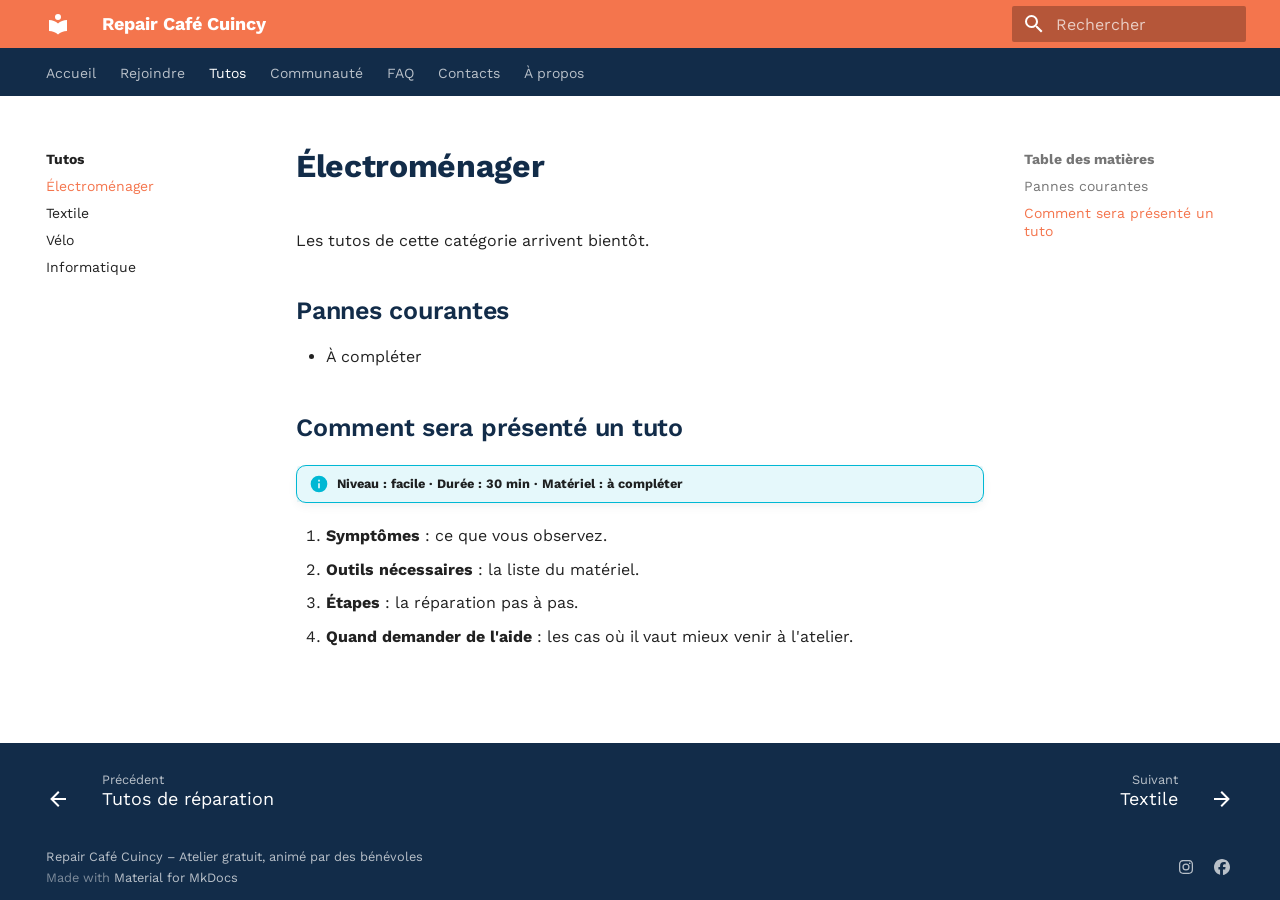
<file: tutos/electromenager/index.html>
<!doctype html>
<html lang="fr" class="no-js">
  <head>
    
      <meta charset="utf-8">
      <meta name="viewport" content="width=device-width,initial-scale=1">
      
        <meta name="description" content="Atelier de réparation gratuit et convivial à Cuincy">
      
      
        <meta name="author" content="Repair Café Cuincy">
      
      
      
        <link rel="prev" href="../">
      
      
        <link rel="next" href="../textile/">
      
      
        
      
      
      <link rel="icon" href="../../assets/images/favicon.png">
      <meta name="generator" content="mkdocs-1.6.1, mkdocs-material-9.8.2">
    
    
      
        <title>Électroménager - Repair Café Cuincy</title>
      
    
    
      <link rel="stylesheet" href="../../assets/stylesheets/main.57a0d79d.min.css">
      
        
        <link rel="stylesheet" href="../../assets/stylesheets/palette.fb2fffe2.min.css">
      
      


    
    
      
    
    
      
        
        
        <link rel="preconnect" href="https://fonts.gstatic.com" crossorigin>
        <link rel="stylesheet" href="https://fonts.googleapis.com/css?family=Work+Sans:300,300i,400,400i,700,700i%7CRoboto+Mono:400,400i,700,700i&display=fallback">
        <style>:root{--md-text-font:"Work Sans";--md-code-font:"Roboto Mono"}</style>
      
    
    
      <link rel="stylesheet" href="../../stylesheets/extra.css">
    
    <script>__md_scope=new URL("../..",location),__md_hash=e=>[...e].reduce(((e,_)=>(e<<5)-e+_.charCodeAt(0)),0),__md_get=(e,_=localStorage,t=__md_scope)=>JSON.parse(_.getItem(t.pathname+"."+e)),__md_set=(e,_,t=localStorage,a=__md_scope)=>{try{t.setItem(a.pathname+"."+e,JSON.stringify(_))}catch(e){}}</script>
    
      

    
    
  </head>
  
  
    
    
    
    
    
    <body dir="ltr" data-md-color-scheme="default" data-md-color-primary="custom" data-md-color-accent="custom">
  
    
    <input class="md-toggle" data-md-toggle="drawer" type="checkbox" id="__drawer" autocomplete="off">
    <input class="md-toggle" data-md-toggle="search" type="checkbox" id="__search" autocomplete="off">
    <label class="md-overlay" for="__drawer"></label>
    <div data-md-component="skip">
      
        
        <a href="#electromenager" class="md-skip">
          Aller au contenu
        </a>
      
    </div>
    <div data-md-component="announce">
      
    </div>
    
    
      

<header class="md-header" data-md-component="header">
  <nav class="md-header__inner md-grid" aria-label="En-tête">
    <a href="../.." title="Repair Café Cuincy" class="md-header__button md-logo" aria-label="Repair Café Cuincy" data-md-component="logo">
      
  
  <svg xmlns="http://www.w3.org/2000/svg" viewBox="0 0 24 24"><path d="M12 8a3 3 0 0 0 3-3 3 3 0 0 0-3-3 3 3 0 0 0-3 3 3 3 0 0 0 3 3m0 3.54C9.64 9.35 6.5 8 3 8v11c3.5 0 6.64 1.35 9 3.54 2.36-2.19 5.5-3.54 9-3.54V8c-3.5 0-6.64 1.35-9 3.54"/></svg>

    </a>
    <label class="md-header__button md-icon" for="__drawer">
      
      <svg xmlns="http://www.w3.org/2000/svg" viewBox="0 0 24 24"><path d="M3 6h18v2H3zm0 5h18v2H3zm0 5h18v2H3z"/></svg>
    </label>
    <div class="md-header__title" data-md-component="header-title">
      <div class="md-header__ellipsis">
        <div class="md-header__topic">
          <span class="md-ellipsis">
            Repair Café Cuincy
          </span>
        </div>
        <div class="md-header__topic" data-md-component="header-topic">
          <span class="md-ellipsis">
            
              Électroménager
            
          </span>
        </div>
      </div>
    </div>
    
      
    
    
    
    
      
      
        <label class="md-header__button md-icon" for="__search">
          
          <svg xmlns="http://www.w3.org/2000/svg" viewBox="0 0 24 24"><path d="M9.5 3A6.5 6.5 0 0 1 16 9.5c0 1.61-.59 3.09-1.56 4.23l.27.27h.79l5 5-1.5 1.5-5-5v-.79l-.27-.27A6.52 6.52 0 0 1 9.5 16 6.5 6.5 0 0 1 3 9.5 6.5 6.5 0 0 1 9.5 3m0 2C7 5 5 7 5 9.5S7 14 9.5 14 14 12 14 9.5 12 5 9.5 5"/></svg>
        </label>
        <div class="md-search" data-md-component="search" role="dialog">
  <label class="md-search__overlay" for="__search"></label>
  <div class="md-search__inner" role="search">
    <form class="md-search__form" name="search">
      <input type="text" class="md-search__input" name="query" aria-label="Rechercher" placeholder="Rechercher" autocapitalize="off" autocorrect="off" autocomplete="off" spellcheck="false" data-md-component="search-query" required>
      <label class="md-search__icon md-icon" for="__search">
        
        <svg xmlns="http://www.w3.org/2000/svg" viewBox="0 0 24 24"><path d="M9.5 3A6.5 6.5 0 0 1 16 9.5c0 1.61-.59 3.09-1.56 4.23l.27.27h.79l5 5-1.5 1.5-5-5v-.79l-.27-.27A6.52 6.52 0 0 1 9.5 16 6.5 6.5 0 0 1 3 9.5 6.5 6.5 0 0 1 9.5 3m0 2C7 5 5 7 5 9.5S7 14 9.5 14 14 12 14 9.5 12 5 9.5 5"/></svg>
        
        <svg xmlns="http://www.w3.org/2000/svg" viewBox="0 0 24 24"><path d="M20 11v2H8l5.5 5.5-1.42 1.42L4.16 12l7.92-7.92L13.5 5.5 8 11z"/></svg>
      </label>
      <nav class="md-search__options" aria-label="Recherche">
        
        <button type="reset" class="md-search__icon md-icon" title="Effacer" aria-label="Effacer" tabindex="-1">
          
          <svg xmlns="http://www.w3.org/2000/svg" viewBox="0 0 24 24"><path d="M19 6.41 17.59 5 12 10.59 6.41 5 5 6.41 10.59 12 5 17.59 6.41 19 12 13.41 17.59 19 19 17.59 13.41 12z"/></svg>
        </button>
      </nav>
      
        <div class="md-search__suggest" data-md-component="search-suggest"></div>
      
    </form>
    <div class="md-search__output">
      <div class="md-search__scrollwrap" tabindex="0" data-md-scrollfix>
        <div class="md-search-result" data-md-component="search-result">
          <div class="md-search-result__meta">
            Initialisation de la recherche
          </div>
          <ol class="md-search-result__list" role="presentation"></ol>
        </div>
      </div>
    </div>
  </div>
</div>
      
    
    
  </nav>
  
</header>
    
    <div class="md-container" data-md-component="container">
      
      
        
          
            
<nav class="md-tabs" aria-label="Onglets" data-md-component="tabs">
  <div class="md-grid">
    <ul class="md-tabs__list">
      
        
  
  
  
  
    <li class="md-tabs__item">
      <a href="../.." class="md-tabs__link">
        
  
  
    
  
  Accueil

      </a>
    </li>
  

      
        
  
  
  
  
    <li class="md-tabs__item">
      <a href="../../rejoindre/" class="md-tabs__link">
        
  
  
    
  
  Rejoindre

      </a>
    </li>
  

      
        
  
  
  
    
  
  
    
    
      <li class="md-tabs__item md-tabs__item--active">
        <a href="../" class="md-tabs__link">
          
  
  
    
  
  Tutos

        </a>
      </li>
    
  

      
        
  
  
  
  
    <li class="md-tabs__item">
      <a href="../../communaute/" class="md-tabs__link">
        
  
  
    
  
  Communauté

      </a>
    </li>
  

      
        
  
  
  
  
    <li class="md-tabs__item">
      <a href="../../faq/" class="md-tabs__link">
        
  
  
    
  
  FAQ

      </a>
    </li>
  

      
        
  
  
  
  
    <li class="md-tabs__item">
      <a href="../../contacts/" class="md-tabs__link">
        
  
  
    
  
  Contacts

      </a>
    </li>
  

      
        
  
  
  
  
    <li class="md-tabs__item">
      <a href="../../a-propos/" class="md-tabs__link">
        
  
  
    
  
  À propos

      </a>
    </li>
  

      
    </ul>
  </div>
</nav>
          
        
      
      <main class="md-main" data-md-component="main">
        <div class="md-main__inner md-grid">
          
            
              
              <div class="md-sidebar md-sidebar--primary" data-md-component="sidebar" data-md-type="navigation" >
                <div class="md-sidebar__scrollwrap">
                  <div class="md-sidebar__inner">
                    


  


<nav class="md-nav md-nav--primary md-nav--lifted" aria-label="Navigation" data-md-level="0">
  <label class="md-nav__title" for="__drawer">
    <a href="../.." title="Repair Café Cuincy" class="md-nav__button md-logo" aria-label="Repair Café Cuincy" data-md-component="logo">
      
  
  <svg xmlns="http://www.w3.org/2000/svg" viewBox="0 0 24 24"><path d="M12 8a3 3 0 0 0 3-3 3 3 0 0 0-3-3 3 3 0 0 0-3 3 3 3 0 0 0 3 3m0 3.54C9.64 9.35 6.5 8 3 8v11c3.5 0 6.64 1.35 9 3.54 2.36-2.19 5.5-3.54 9-3.54V8c-3.5 0-6.64 1.35-9 3.54"/></svg>

    </a>
    Repair Café Cuincy
  </label>
  
  <ul class="md-nav__list" data-md-scrollfix>
    
      
      
  
  
  
  
    <li class="md-nav__item">
      <a href="../.." class="md-nav__link">
        
  
  
  <span class="md-ellipsis">
    
  
    Accueil
  

    
  </span>
  
  

      </a>
    </li>
  

    
      
      
  
  
  
  
    <li class="md-nav__item">
      <a href="../../rejoindre/" class="md-nav__link">
        
  
  
  <span class="md-ellipsis">
    
  
    Rejoindre
  

    
  </span>
  
  

      </a>
    </li>
  

    
      
      
  
  
    
  
  
  
    
    
      
        
          
        
      
        
      
        
      
        
      
        
      
    
    
    
      
        
        
      
      
    
    
    <li class="md-nav__item md-nav__item--active md-nav__item--section md-nav__item--nested">
      
        
        
        <input class="md-nav__toggle md-toggle " type="checkbox" id="__nav_3" checked>
        
          
          <div class="md-nav__link md-nav__container">
            <a href="../" class="md-nav__link ">
              
  
  
  <span class="md-ellipsis">
    
  
    Tutos
  

    
  </span>
  
  

            </a>
            
              
              <label class="md-nav__link " for="__nav_3" id="__nav_3_label" tabindex="">
                <span class="md-nav__icon md-icon"></span>
              </label>
            
          </div>
        
        <nav class="md-nav" data-md-level="1" aria-labelledby="__nav_3_label" aria-expanded="true">
          <label class="md-nav__title" for="__nav_3">
            <span class="md-nav__icon md-icon"></span>
            
  
    Tutos
  

          </label>
          <ul class="md-nav__list" data-md-scrollfix>
            
              
            
              
                
  
  
    
  
  
  
    <li class="md-nav__item md-nav__item--active">
      
      <input class="md-nav__toggle md-toggle" type="checkbox" id="__toc">
      
      
        
      
      
        <label class="md-nav__link md-nav__link--active" for="__toc">
          
  
  
  <span class="md-ellipsis">
    
  
    Électroménager
  

    
  </span>
  
  

          <span class="md-nav__icon md-icon"></span>
        </label>
      
      <a href="./" class="md-nav__link md-nav__link--active">
        
  
  
  <span class="md-ellipsis">
    
  
    Électroménager
  

    
  </span>
  
  

      </a>
      
        

<nav class="md-nav md-nav--secondary" aria-label="Table des matières">
  
  
  
    
  
  
    <label class="md-nav__title" for="__toc">
      <span class="md-nav__icon md-icon"></span>
      Table des matières
    </label>
    <ul class="md-nav__list" data-md-component="toc" data-md-scrollfix>
      
        <li class="md-nav__item">
  <a href="#pannes-courantes" class="md-nav__link">
    <span class="md-ellipsis">
      
        Pannes courantes
      
    </span>
  </a>
  
</li>
      
        <li class="md-nav__item">
  <a href="#comment-sera-presente-un-tuto" class="md-nav__link">
    <span class="md-ellipsis">
      
        Comment sera présenté un tuto
      
    </span>
  </a>
  
</li>
      
    </ul>
  
</nav>
      
    </li>
  

              
            
              
                
  
  
  
  
    <li class="md-nav__item">
      <a href="../textile/" class="md-nav__link">
        
  
  
  <span class="md-ellipsis">
    
  
    Textile
  

    
  </span>
  
  

      </a>
    </li>
  

              
            
              
                
  
  
  
  
    <li class="md-nav__item">
      <a href="../velo/" class="md-nav__link">
        
  
  
  <span class="md-ellipsis">
    
  
    Vélo
  

    
  </span>
  
  

      </a>
    </li>
  

              
            
              
                
  
  
  
  
    <li class="md-nav__item">
      <a href="../informatique/" class="md-nav__link">
        
  
  
  <span class="md-ellipsis">
    
  
    Informatique
  

    
  </span>
  
  

      </a>
    </li>
  

              
            
          </ul>
        </nav>
      
    </li>
  

    
      
      
  
  
  
  
    <li class="md-nav__item">
      <a href="../../communaute/" class="md-nav__link">
        
  
  
  <span class="md-ellipsis">
    
  
    Communauté
  

    
  </span>
  
  

      </a>
    </li>
  

    
      
      
  
  
  
  
    <li class="md-nav__item">
      <a href="../../faq/" class="md-nav__link">
        
  
  
  <span class="md-ellipsis">
    
  
    FAQ
  

    
  </span>
  
  

      </a>
    </li>
  

    
      
      
  
  
  
  
    <li class="md-nav__item">
      <a href="../../contacts/" class="md-nav__link">
        
  
  
  <span class="md-ellipsis">
    
  
    Contacts
  

    
  </span>
  
  

      </a>
    </li>
  

    
      
      
  
  
  
  
    <li class="md-nav__item">
      <a href="../../a-propos/" class="md-nav__link">
        
  
  
  <span class="md-ellipsis">
    
  
    À propos
  

    
  </span>
  
  

      </a>
    </li>
  

    
  </ul>
</nav>
                  </div>
                </div>
              </div>
            
            
              
              <div class="md-sidebar md-sidebar--secondary" data-md-component="sidebar" data-md-type="toc" >
                <div class="md-sidebar__scrollwrap">
                  <div class="md-sidebar__inner">
                    

<nav class="md-nav md-nav--secondary" aria-label="Table des matières">
  
  
  
    
  
  
    <label class="md-nav__title" for="__toc">
      <span class="md-nav__icon md-icon"></span>
      Table des matières
    </label>
    <ul class="md-nav__list" data-md-component="toc" data-md-scrollfix>
      
        <li class="md-nav__item">
  <a href="#pannes-courantes" class="md-nav__link">
    <span class="md-ellipsis">
      
        Pannes courantes
      
    </span>
  </a>
  
</li>
      
        <li class="md-nav__item">
  <a href="#comment-sera-presente-un-tuto" class="md-nav__link">
    <span class="md-ellipsis">
      
        Comment sera présenté un tuto
      
    </span>
  </a>
  
</li>
      
    </ul>
  
</nav>
                  </div>
                </div>
              </div>
            
          
          
            <div class="md-content" data-md-component="content">
              
              <article class="md-content__inner md-typeset">
                
                  



<h1 id="electromenager">Électroménager<a class="headerlink" href="#electromenager" title="Permanent link">&para;</a></h1>
<p>Les tutos de cette catégorie arrivent bientôt.</p>
<h2 id="pannes-courantes">Pannes courantes<a class="headerlink" href="#pannes-courantes" title="Permanent link">&para;</a></h2>
<ul>
<li>À compléter</li>
</ul>
<h2 id="comment-sera-presente-un-tuto">Comment sera présenté un tuto<a class="headerlink" href="#comment-sera-presente-un-tuto" title="Permanent link">&para;</a></h2>
<div class="admonition info">
<p class="admonition-title">Niveau : facile · Durée : 30 min · Matériel : à compléter</p>
</div>
<ol>
<li><strong>Symptômes</strong> : ce que vous observez.</li>
<li><strong>Outils nécessaires</strong> : la liste du matériel.</li>
<li><strong>Étapes</strong> : la réparation pas à pas.</li>
<li><strong>Quand demander de l'aide</strong> : les cas où il vaut mieux venir à l'atelier.</li>
</ol>
<!-- Vidéo YouTube à ajouter ici plus tard -->







  
  






                
              </article>
            </div>
          
          
<script>var target=document.getElementById(location.hash.slice(1));target&&target.name&&(target.checked=target.name.startsWith("__tabbed_"))</script>
        </div>
        
          <button type="button" class="md-top md-icon" data-md-component="top" hidden>
  
  <svg xmlns="http://www.w3.org/2000/svg" viewBox="0 0 24 24"><path d="M13 20h-2V8l-5.5 5.5-1.42-1.42L12 4.16l7.92 7.92-1.42 1.42L13 8z"/></svg>
  Retour en haut de la page
</button>
        
      </main>
      
        <footer class="md-footer">
  
    
      
      <nav class="md-footer__inner md-grid" aria-label="Pied de page" >
        
          
          <a href="../" class="md-footer__link md-footer__link--prev" aria-label="Précédent: Tutos de réparation">
            <div class="md-footer__button md-icon">
              
              <svg xmlns="http://www.w3.org/2000/svg" viewBox="0 0 24 24"><path d="M20 11v2H8l5.5 5.5-1.42 1.42L4.16 12l7.92-7.92L13.5 5.5 8 11z"/></svg>
            </div>
            <div class="md-footer__title">
              <span class="md-footer__direction">
                Précédent
              </span>
              <div class="md-ellipsis">
                Tutos de réparation
              </div>
            </div>
          </a>
        
        
          
          <a href="../textile/" class="md-footer__link md-footer__link--next" aria-label="Suivant: Textile">
            <div class="md-footer__title">
              <span class="md-footer__direction">
                Suivant
              </span>
              <div class="md-ellipsis">
                Textile
              </div>
            </div>
            <div class="md-footer__button md-icon">
              
              <svg xmlns="http://www.w3.org/2000/svg" viewBox="0 0 24 24"><path d="M4 11v2h12l-5.5 5.5 1.42 1.42L19.84 12l-7.92-7.92L10.5 5.5 16 11z"/></svg>
            </div>
          </a>
        
      </nav>
    
  
  <div class="md-footer-meta md-typeset">
    <div class="md-footer-meta__inner md-grid">
      <div class="md-copyright">
  
    <div class="md-copyright__highlight">
      Repair Café Cuincy – Atelier gratuit, animé par des bénévoles
    </div>
  
  
    Made with
    <a href="https://squidfunk.github.io/mkdocs-material/" target="_blank" rel="noopener">
      Material for MkDocs
    </a>
  
</div>
      
        
<div class="md-social">
  
    
    
    
    
    <a href="https://www.instagram.com/" target="_blank" rel="noopener" title="Instagram" class="md-social__link">
      <svg xmlns="http://www.w3.org/2000/svg" viewBox="0 0 448 512"><!--! Font Awesome Free 7.1.0 by @fontawesome - https://fontawesome.com License - https://fontawesome.com/license/free (Icons: CC BY 4.0, Fonts: SIL OFL 1.1, Code: MIT License) Copyright 2025 Fonticons, Inc.--><path d="M224.3 141a115 115 0 1 0-.6 230 115 115 0 1 0 .6-230m-.6 40.4a74.6 74.6 0 1 1 .6 149.2 74.6 74.6 0 1 1-.6-149.2m93.4-45.1a26.8 26.8 0 1 1 53.6 0 26.8 26.8 0 1 1-53.6 0m129.7 27.2c-1.7-35.9-9.9-67.7-36.2-93.9-26.2-26.2-58-34.4-93.9-36.2-37-2.1-147.9-2.1-184.9 0-35.8 1.7-67.6 9.9-93.9 36.1s-34.4 58-36.2 93.9c-2.1 37-2.1 147.9 0 184.9 1.7 35.9 9.9 67.7 36.2 93.9s58 34.4 93.9 36.2c37 2.1 147.9 2.1 184.9 0 35.9-1.7 67.7-9.9 93.9-36.2 26.2-26.2 34.4-58 36.2-93.9 2.1-37 2.1-147.8 0-184.8M399 388c-7.8 19.6-22.9 34.7-42.6 42.6-29.5 11.7-99.5 9-132.1 9s-102.7 2.6-132.1-9c-19.6-7.8-34.7-22.9-42.6-42.6-11.7-29.5-9-99.5-9-132.1s-2.6-102.7 9-132.1c7.8-19.6 22.9-34.7 42.6-42.6 29.5-11.7 99.5-9 132.1-9s102.7-2.6 132.1 9c19.6 7.8 34.7 22.9 42.6 42.6 11.7 29.5 9 99.5 9 132.1s2.7 102.7-9 132.1"/></svg>
    </a>
  
    
    
    
    
    <a href="https://www.facebook.com/" target="_blank" rel="noopener" title="Facebook" class="md-social__link">
      <svg xmlns="http://www.w3.org/2000/svg" viewBox="0 0 512 512"><!--! Font Awesome Free 7.1.0 by @fontawesome - https://fontawesome.com License - https://fontawesome.com/license/free (Icons: CC BY 4.0, Fonts: SIL OFL 1.1, Code: MIT License) Copyright 2025 Fonticons, Inc.--><path d="M512 256C512 114.6 397.4 0 256 0S0 114.6 0 256c0 120 82.7 220.8 194.2 248.5V334.2h-52.8V256h52.8v-33.7c0-87.1 39.4-127.5 125-127.5 16.2 0 44.2 3.2 55.7 6.4V172c-6-.6-16.5-1-29.6-1-42 0-58.2 15.9-58.2 57.2V256h83.6l-14.4 78.2H287v175.9C413.8 494.8 512 386.9 512 256"/></svg>
    </a>
  
</div>
      
    </div>
  </div>
</footer>
      
    </div>
    <div class="md-dialog" data-md-component="dialog">
      <div class="md-dialog__inner md-typeset"></div>
    </div>
    
    
    
      
      
      <script id="__config" type="application/json">{"annotate": null, "base": "../..", "features": ["navigation.tabs", "navigation.top", "navigation.indexes", "navigation.footer", "search.suggest"], "search": "../../assets/javascripts/workers/search.a7633da7.min.js", "tags": null, "translations": {"clipboard.copied": "Copi\u00e9 dans le presse-papier", "clipboard.copy": "Copier dans le presse-papier", "search.result.more.one": "1 de plus sur cette page", "search.result.more.other": "# de plus sur cette page", "search.result.none": "Aucun document trouv\u00e9", "search.result.one": "1 document trouv\u00e9", "search.result.other": "# documents trouv\u00e9s", "search.result.placeholder": "Taper pour d\u00e9marrer la recherche", "search.result.term.missing": "Non trouv\u00e9", "select.version": "S\u00e9lectionner la version"}, "version": null}</script>
    
    
      <script src="../../assets/javascripts/bundle.a5f9d56c.min.js"></script>
      
    
  </body>
</html>
</file>
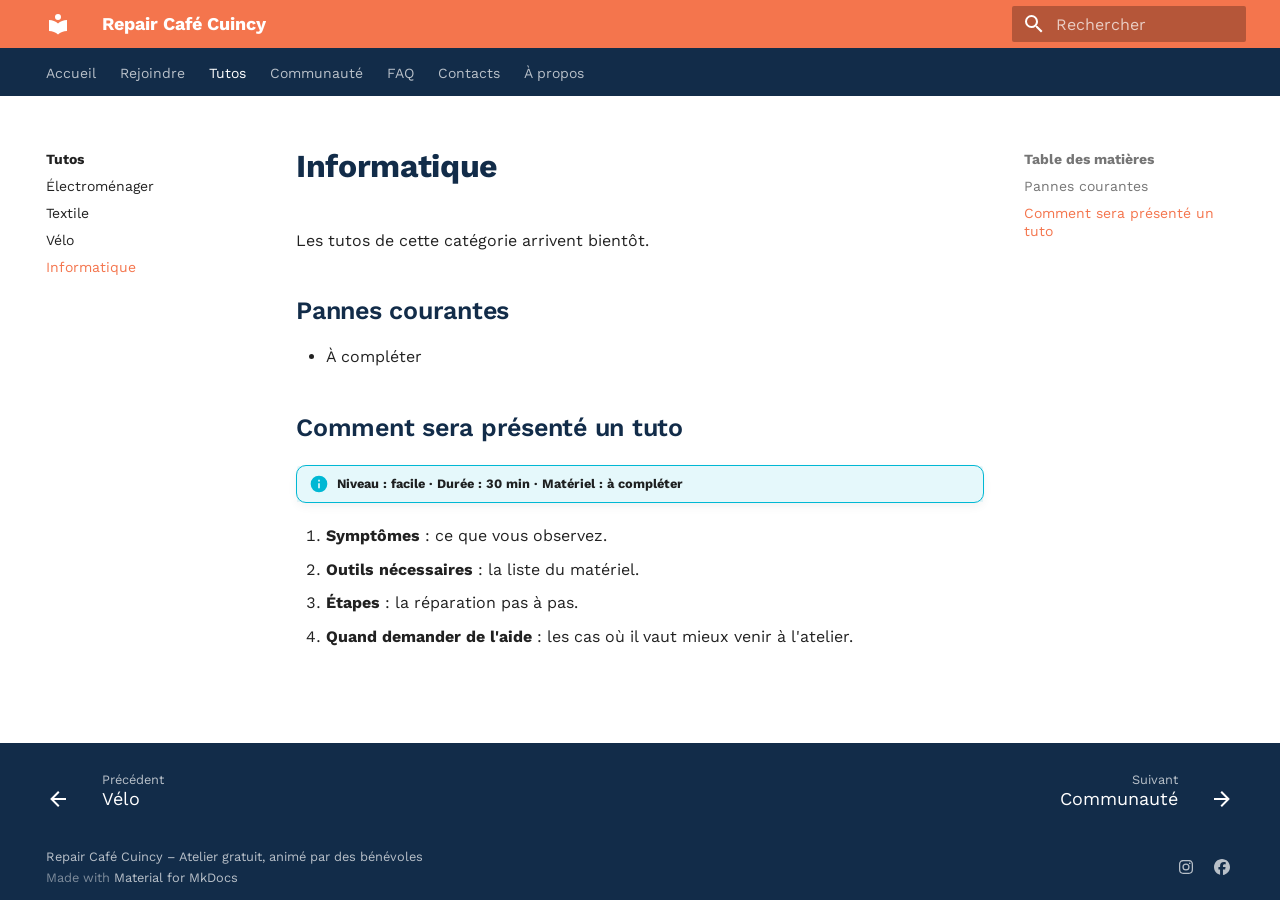
<file: tutos/informatique/index.html>
<!doctype html>
<html lang="fr" class="no-js">
  <head>
    
      <meta charset="utf-8">
      <meta name="viewport" content="width=device-width,initial-scale=1">
      
        <meta name="description" content="Atelier de réparation gratuit et convivial à Cuincy">
      
      
        <meta name="author" content="Repair Café Cuincy">
      
      
      
        <link rel="prev" href="../velo/">
      
      
        <link rel="next" href="../../communaute/">
      
      
        
      
      
      <link rel="icon" href="../../assets/images/favicon.png">
      <meta name="generator" content="mkdocs-1.6.1, mkdocs-material-9.8.2">
    
    
      
        <title>Informatique - Repair Café Cuincy</title>
      
    
    
      <link rel="stylesheet" href="../../assets/stylesheets/main.57a0d79d.min.css">
      
        
        <link rel="stylesheet" href="../../assets/stylesheets/palette.fb2fffe2.min.css">
      
      


    
    
      
    
    
      
        
        
        <link rel="preconnect" href="https://fonts.gstatic.com" crossorigin>
        <link rel="stylesheet" href="https://fonts.googleapis.com/css?family=Work+Sans:300,300i,400,400i,700,700i%7CRoboto+Mono:400,400i,700,700i&display=fallback">
        <style>:root{--md-text-font:"Work Sans";--md-code-font:"Roboto Mono"}</style>
      
    
    
      <link rel="stylesheet" href="../../stylesheets/extra.css">
    
    <script>__md_scope=new URL("../..",location),__md_hash=e=>[...e].reduce(((e,_)=>(e<<5)-e+_.charCodeAt(0)),0),__md_get=(e,_=localStorage,t=__md_scope)=>JSON.parse(_.getItem(t.pathname+"."+e)),__md_set=(e,_,t=localStorage,a=__md_scope)=>{try{t.setItem(a.pathname+"."+e,JSON.stringify(_))}catch(e){}}</script>
    
      

    
    
  </head>
  
  
    
    
    
    
    
    <body dir="ltr" data-md-color-scheme="default" data-md-color-primary="custom" data-md-color-accent="custom">
  
    
    <input class="md-toggle" data-md-toggle="drawer" type="checkbox" id="__drawer" autocomplete="off">
    <input class="md-toggle" data-md-toggle="search" type="checkbox" id="__search" autocomplete="off">
    <label class="md-overlay" for="__drawer"></label>
    <div data-md-component="skip">
      
        
        <a href="#informatique" class="md-skip">
          Aller au contenu
        </a>
      
    </div>
    <div data-md-component="announce">
      
    </div>
    
    
      

<header class="md-header" data-md-component="header">
  <nav class="md-header__inner md-grid" aria-label="En-tête">
    <a href="../.." title="Repair Café Cuincy" class="md-header__button md-logo" aria-label="Repair Café Cuincy" data-md-component="logo">
      
  
  <svg xmlns="http://www.w3.org/2000/svg" viewBox="0 0 24 24"><path d="M12 8a3 3 0 0 0 3-3 3 3 0 0 0-3-3 3 3 0 0 0-3 3 3 3 0 0 0 3 3m0 3.54C9.64 9.35 6.5 8 3 8v11c3.5 0 6.64 1.35 9 3.54 2.36-2.19 5.5-3.54 9-3.54V8c-3.5 0-6.64 1.35-9 3.54"/></svg>

    </a>
    <label class="md-header__button md-icon" for="__drawer">
      
      <svg xmlns="http://www.w3.org/2000/svg" viewBox="0 0 24 24"><path d="M3 6h18v2H3zm0 5h18v2H3zm0 5h18v2H3z"/></svg>
    </label>
    <div class="md-header__title" data-md-component="header-title">
      <div class="md-header__ellipsis">
        <div class="md-header__topic">
          <span class="md-ellipsis">
            Repair Café Cuincy
          </span>
        </div>
        <div class="md-header__topic" data-md-component="header-topic">
          <span class="md-ellipsis">
            
              Informatique
            
          </span>
        </div>
      </div>
    </div>
    
      
    
    
    
    
      
      
        <label class="md-header__button md-icon" for="__search">
          
          <svg xmlns="http://www.w3.org/2000/svg" viewBox="0 0 24 24"><path d="M9.5 3A6.5 6.5 0 0 1 16 9.5c0 1.61-.59 3.09-1.56 4.23l.27.27h.79l5 5-1.5 1.5-5-5v-.79l-.27-.27A6.52 6.52 0 0 1 9.5 16 6.5 6.5 0 0 1 3 9.5 6.5 6.5 0 0 1 9.5 3m0 2C7 5 5 7 5 9.5S7 14 9.5 14 14 12 14 9.5 12 5 9.5 5"/></svg>
        </label>
        <div class="md-search" data-md-component="search" role="dialog">
  <label class="md-search__overlay" for="__search"></label>
  <div class="md-search__inner" role="search">
    <form class="md-search__form" name="search">
      <input type="text" class="md-search__input" name="query" aria-label="Rechercher" placeholder="Rechercher" autocapitalize="off" autocorrect="off" autocomplete="off" spellcheck="false" data-md-component="search-query" required>
      <label class="md-search__icon md-icon" for="__search">
        
        <svg xmlns="http://www.w3.org/2000/svg" viewBox="0 0 24 24"><path d="M9.5 3A6.5 6.5 0 0 1 16 9.5c0 1.61-.59 3.09-1.56 4.23l.27.27h.79l5 5-1.5 1.5-5-5v-.79l-.27-.27A6.52 6.52 0 0 1 9.5 16 6.5 6.5 0 0 1 3 9.5 6.5 6.5 0 0 1 9.5 3m0 2C7 5 5 7 5 9.5S7 14 9.5 14 14 12 14 9.5 12 5 9.5 5"/></svg>
        
        <svg xmlns="http://www.w3.org/2000/svg" viewBox="0 0 24 24"><path d="M20 11v2H8l5.5 5.5-1.42 1.42L4.16 12l7.92-7.92L13.5 5.5 8 11z"/></svg>
      </label>
      <nav class="md-search__options" aria-label="Recherche">
        
        <button type="reset" class="md-search__icon md-icon" title="Effacer" aria-label="Effacer" tabindex="-1">
          
          <svg xmlns="http://www.w3.org/2000/svg" viewBox="0 0 24 24"><path d="M19 6.41 17.59 5 12 10.59 6.41 5 5 6.41 10.59 12 5 17.59 6.41 19 12 13.41 17.59 19 19 17.59 13.41 12z"/></svg>
        </button>
      </nav>
      
        <div class="md-search__suggest" data-md-component="search-suggest"></div>
      
    </form>
    <div class="md-search__output">
      <div class="md-search__scrollwrap" tabindex="0" data-md-scrollfix>
        <div class="md-search-result" data-md-component="search-result">
          <div class="md-search-result__meta">
            Initialisation de la recherche
          </div>
          <ol class="md-search-result__list" role="presentation"></ol>
        </div>
      </div>
    </div>
  </div>
</div>
      
    
    
  </nav>
  
</header>
    
    <div class="md-container" data-md-component="container">
      
      
        
          
            
<nav class="md-tabs" aria-label="Onglets" data-md-component="tabs">
  <div class="md-grid">
    <ul class="md-tabs__list">
      
        
  
  
  
  
    <li class="md-tabs__item">
      <a href="../.." class="md-tabs__link">
        
  
  
    
  
  Accueil

      </a>
    </li>
  

      
        
  
  
  
  
    <li class="md-tabs__item">
      <a href="../../rejoindre/" class="md-tabs__link">
        
  
  
    
  
  Rejoindre

      </a>
    </li>
  

      
        
  
  
  
    
  
  
    
    
      <li class="md-tabs__item md-tabs__item--active">
        <a href="../" class="md-tabs__link">
          
  
  
    
  
  Tutos

        </a>
      </li>
    
  

      
        
  
  
  
  
    <li class="md-tabs__item">
      <a href="../../communaute/" class="md-tabs__link">
        
  
  
    
  
  Communauté

      </a>
    </li>
  

      
        
  
  
  
  
    <li class="md-tabs__item">
      <a href="../../faq/" class="md-tabs__link">
        
  
  
    
  
  FAQ

      </a>
    </li>
  

      
        
  
  
  
  
    <li class="md-tabs__item">
      <a href="../../contacts/" class="md-tabs__link">
        
  
  
    
  
  Contacts

      </a>
    </li>
  

      
        
  
  
  
  
    <li class="md-tabs__item">
      <a href="../../a-propos/" class="md-tabs__link">
        
  
  
    
  
  À propos

      </a>
    </li>
  

      
    </ul>
  </div>
</nav>
          
        
      
      <main class="md-main" data-md-component="main">
        <div class="md-main__inner md-grid">
          
            
              
              <div class="md-sidebar md-sidebar--primary" data-md-component="sidebar" data-md-type="navigation" >
                <div class="md-sidebar__scrollwrap">
                  <div class="md-sidebar__inner">
                    


  


<nav class="md-nav md-nav--primary md-nav--lifted" aria-label="Navigation" data-md-level="0">
  <label class="md-nav__title" for="__drawer">
    <a href="../.." title="Repair Café Cuincy" class="md-nav__button md-logo" aria-label="Repair Café Cuincy" data-md-component="logo">
      
  
  <svg xmlns="http://www.w3.org/2000/svg" viewBox="0 0 24 24"><path d="M12 8a3 3 0 0 0 3-3 3 3 0 0 0-3-3 3 3 0 0 0-3 3 3 3 0 0 0 3 3m0 3.54C9.64 9.35 6.5 8 3 8v11c3.5 0 6.64 1.35 9 3.54 2.36-2.19 5.5-3.54 9-3.54V8c-3.5 0-6.64 1.35-9 3.54"/></svg>

    </a>
    Repair Café Cuincy
  </label>
  
  <ul class="md-nav__list" data-md-scrollfix>
    
      
      
  
  
  
  
    <li class="md-nav__item">
      <a href="../.." class="md-nav__link">
        
  
  
  <span class="md-ellipsis">
    
  
    Accueil
  

    
  </span>
  
  

      </a>
    </li>
  

    
      
      
  
  
  
  
    <li class="md-nav__item">
      <a href="../../rejoindre/" class="md-nav__link">
        
  
  
  <span class="md-ellipsis">
    
  
    Rejoindre
  

    
  </span>
  
  

      </a>
    </li>
  

    
      
      
  
  
    
  
  
  
    
    
      
        
          
        
      
        
      
        
      
        
      
        
      
    
    
    
      
        
        
      
      
    
    
    <li class="md-nav__item md-nav__item--active md-nav__item--section md-nav__item--nested">
      
        
        
        <input class="md-nav__toggle md-toggle " type="checkbox" id="__nav_3" checked>
        
          
          <div class="md-nav__link md-nav__container">
            <a href="../" class="md-nav__link ">
              
  
  
  <span class="md-ellipsis">
    
  
    Tutos
  

    
  </span>
  
  

            </a>
            
              
              <label class="md-nav__link " for="__nav_3" id="__nav_3_label" tabindex="">
                <span class="md-nav__icon md-icon"></span>
              </label>
            
          </div>
        
        <nav class="md-nav" data-md-level="1" aria-labelledby="__nav_3_label" aria-expanded="true">
          <label class="md-nav__title" for="__nav_3">
            <span class="md-nav__icon md-icon"></span>
            
  
    Tutos
  

          </label>
          <ul class="md-nav__list" data-md-scrollfix>
            
              
            
              
                
  
  
  
  
    <li class="md-nav__item">
      <a href="../electromenager/" class="md-nav__link">
        
  
  
  <span class="md-ellipsis">
    
  
    Électroménager
  

    
  </span>
  
  

      </a>
    </li>
  

              
            
              
                
  
  
  
  
    <li class="md-nav__item">
      <a href="../textile/" class="md-nav__link">
        
  
  
  <span class="md-ellipsis">
    
  
    Textile
  

    
  </span>
  
  

      </a>
    </li>
  

              
            
              
                
  
  
  
  
    <li class="md-nav__item">
      <a href="../velo/" class="md-nav__link">
        
  
  
  <span class="md-ellipsis">
    
  
    Vélo
  

    
  </span>
  
  

      </a>
    </li>
  

              
            
              
                
  
  
    
  
  
  
    <li class="md-nav__item md-nav__item--active">
      
      <input class="md-nav__toggle md-toggle" type="checkbox" id="__toc">
      
      
        
      
      
        <label class="md-nav__link md-nav__link--active" for="__toc">
          
  
  
  <span class="md-ellipsis">
    
  
    Informatique
  

    
  </span>
  
  

          <span class="md-nav__icon md-icon"></span>
        </label>
      
      <a href="./" class="md-nav__link md-nav__link--active">
        
  
  
  <span class="md-ellipsis">
    
  
    Informatique
  

    
  </span>
  
  

      </a>
      
        

<nav class="md-nav md-nav--secondary" aria-label="Table des matières">
  
  
  
    
  
  
    <label class="md-nav__title" for="__toc">
      <span class="md-nav__icon md-icon"></span>
      Table des matières
    </label>
    <ul class="md-nav__list" data-md-component="toc" data-md-scrollfix>
      
        <li class="md-nav__item">
  <a href="#pannes-courantes" class="md-nav__link">
    <span class="md-ellipsis">
      
        Pannes courantes
      
    </span>
  </a>
  
</li>
      
        <li class="md-nav__item">
  <a href="#comment-sera-presente-un-tuto" class="md-nav__link">
    <span class="md-ellipsis">
      
        Comment sera présenté un tuto
      
    </span>
  </a>
  
</li>
      
    </ul>
  
</nav>
      
    </li>
  

              
            
          </ul>
        </nav>
      
    </li>
  

    
      
      
  
  
  
  
    <li class="md-nav__item">
      <a href="../../communaute/" class="md-nav__link">
        
  
  
  <span class="md-ellipsis">
    
  
    Communauté
  

    
  </span>
  
  

      </a>
    </li>
  

    
      
      
  
  
  
  
    <li class="md-nav__item">
      <a href="../../faq/" class="md-nav__link">
        
  
  
  <span class="md-ellipsis">
    
  
    FAQ
  

    
  </span>
  
  

      </a>
    </li>
  

    
      
      
  
  
  
  
    <li class="md-nav__item">
      <a href="../../contacts/" class="md-nav__link">
        
  
  
  <span class="md-ellipsis">
    
  
    Contacts
  

    
  </span>
  
  

      </a>
    </li>
  

    
      
      
  
  
  
  
    <li class="md-nav__item">
      <a href="../../a-propos/" class="md-nav__link">
        
  
  
  <span class="md-ellipsis">
    
  
    À propos
  

    
  </span>
  
  

      </a>
    </li>
  

    
  </ul>
</nav>
                  </div>
                </div>
              </div>
            
            
              
              <div class="md-sidebar md-sidebar--secondary" data-md-component="sidebar" data-md-type="toc" >
                <div class="md-sidebar__scrollwrap">
                  <div class="md-sidebar__inner">
                    

<nav class="md-nav md-nav--secondary" aria-label="Table des matières">
  
  
  
    
  
  
    <label class="md-nav__title" for="__toc">
      <span class="md-nav__icon md-icon"></span>
      Table des matières
    </label>
    <ul class="md-nav__list" data-md-component="toc" data-md-scrollfix>
      
        <li class="md-nav__item">
  <a href="#pannes-courantes" class="md-nav__link">
    <span class="md-ellipsis">
      
        Pannes courantes
      
    </span>
  </a>
  
</li>
      
        <li class="md-nav__item">
  <a href="#comment-sera-presente-un-tuto" class="md-nav__link">
    <span class="md-ellipsis">
      
        Comment sera présenté un tuto
      
    </span>
  </a>
  
</li>
      
    </ul>
  
</nav>
                  </div>
                </div>
              </div>
            
          
          
            <div class="md-content" data-md-component="content">
              
              <article class="md-content__inner md-typeset">
                
                  



<h1 id="informatique">Informatique<a class="headerlink" href="#informatique" title="Permanent link">&para;</a></h1>
<p>Les tutos de cette catégorie arrivent bientôt.</p>
<h2 id="pannes-courantes">Pannes courantes<a class="headerlink" href="#pannes-courantes" title="Permanent link">&para;</a></h2>
<ul>
<li>À compléter</li>
</ul>
<h2 id="comment-sera-presente-un-tuto">Comment sera présenté un tuto<a class="headerlink" href="#comment-sera-presente-un-tuto" title="Permanent link">&para;</a></h2>
<div class="admonition info">
<p class="admonition-title">Niveau : facile · Durée : 30 min · Matériel : à compléter</p>
</div>
<ol>
<li><strong>Symptômes</strong> : ce que vous observez.</li>
<li><strong>Outils nécessaires</strong> : la liste du matériel.</li>
<li><strong>Étapes</strong> : la réparation pas à pas.</li>
<li><strong>Quand demander de l'aide</strong> : les cas où il vaut mieux venir à l'atelier.</li>
</ol>
<!-- Vidéo YouTube à ajouter ici plus tard -->







  
  






                
              </article>
            </div>
          
          
<script>var target=document.getElementById(location.hash.slice(1));target&&target.name&&(target.checked=target.name.startsWith("__tabbed_"))</script>
        </div>
        
          <button type="button" class="md-top md-icon" data-md-component="top" hidden>
  
  <svg xmlns="http://www.w3.org/2000/svg" viewBox="0 0 24 24"><path d="M13 20h-2V8l-5.5 5.5-1.42-1.42L12 4.16l7.92 7.92-1.42 1.42L13 8z"/></svg>
  Retour en haut de la page
</button>
        
      </main>
      
        <footer class="md-footer">
  
    
      
      <nav class="md-footer__inner md-grid" aria-label="Pied de page" >
        
          
          <a href="../velo/" class="md-footer__link md-footer__link--prev" aria-label="Précédent: Vélo">
            <div class="md-footer__button md-icon">
              
              <svg xmlns="http://www.w3.org/2000/svg" viewBox="0 0 24 24"><path d="M20 11v2H8l5.5 5.5-1.42 1.42L4.16 12l7.92-7.92L13.5 5.5 8 11z"/></svg>
            </div>
            <div class="md-footer__title">
              <span class="md-footer__direction">
                Précédent
              </span>
              <div class="md-ellipsis">
                Vélo
              </div>
            </div>
          </a>
        
        
          
          <a href="../../communaute/" class="md-footer__link md-footer__link--next" aria-label="Suivant: Communauté">
            <div class="md-footer__title">
              <span class="md-footer__direction">
                Suivant
              </span>
              <div class="md-ellipsis">
                Communauté
              </div>
            </div>
            <div class="md-footer__button md-icon">
              
              <svg xmlns="http://www.w3.org/2000/svg" viewBox="0 0 24 24"><path d="M4 11v2h12l-5.5 5.5 1.42 1.42L19.84 12l-7.92-7.92L10.5 5.5 16 11z"/></svg>
            </div>
          </a>
        
      </nav>
    
  
  <div class="md-footer-meta md-typeset">
    <div class="md-footer-meta__inner md-grid">
      <div class="md-copyright">
  
    <div class="md-copyright__highlight">
      Repair Café Cuincy – Atelier gratuit, animé par des bénévoles
    </div>
  
  
    Made with
    <a href="https://squidfunk.github.io/mkdocs-material/" target="_blank" rel="noopener">
      Material for MkDocs
    </a>
  
</div>
      
        
<div class="md-social">
  
    
    
    
    
    <a href="https://www.instagram.com/" target="_blank" rel="noopener" title="Instagram" class="md-social__link">
      <svg xmlns="http://www.w3.org/2000/svg" viewBox="0 0 448 512"><!--! Font Awesome Free 7.1.0 by @fontawesome - https://fontawesome.com License - https://fontawesome.com/license/free (Icons: CC BY 4.0, Fonts: SIL OFL 1.1, Code: MIT License) Copyright 2025 Fonticons, Inc.--><path d="M224.3 141a115 115 0 1 0-.6 230 115 115 0 1 0 .6-230m-.6 40.4a74.6 74.6 0 1 1 .6 149.2 74.6 74.6 0 1 1-.6-149.2m93.4-45.1a26.8 26.8 0 1 1 53.6 0 26.8 26.8 0 1 1-53.6 0m129.7 27.2c-1.7-35.9-9.9-67.7-36.2-93.9-26.2-26.2-58-34.4-93.9-36.2-37-2.1-147.9-2.1-184.9 0-35.8 1.7-67.6 9.9-93.9 36.1s-34.4 58-36.2 93.9c-2.1 37-2.1 147.9 0 184.9 1.7 35.9 9.9 67.7 36.2 93.9s58 34.4 93.9 36.2c37 2.1 147.9 2.1 184.9 0 35.9-1.7 67.7-9.9 93.9-36.2 26.2-26.2 34.4-58 36.2-93.9 2.1-37 2.1-147.8 0-184.8M399 388c-7.8 19.6-22.9 34.7-42.6 42.6-29.5 11.7-99.5 9-132.1 9s-102.7 2.6-132.1-9c-19.6-7.8-34.7-22.9-42.6-42.6-11.7-29.5-9-99.5-9-132.1s-2.6-102.7 9-132.1c7.8-19.6 22.9-34.7 42.6-42.6 29.5-11.7 99.5-9 132.1-9s102.7-2.6 132.1 9c19.6 7.8 34.7 22.9 42.6 42.6 11.7 29.5 9 99.5 9 132.1s2.7 102.7-9 132.1"/></svg>
    </a>
  
    
    
    
    
    <a href="https://www.facebook.com/" target="_blank" rel="noopener" title="Facebook" class="md-social__link">
      <svg xmlns="http://www.w3.org/2000/svg" viewBox="0 0 512 512"><!--! Font Awesome Free 7.1.0 by @fontawesome - https://fontawesome.com License - https://fontawesome.com/license/free (Icons: CC BY 4.0, Fonts: SIL OFL 1.1, Code: MIT License) Copyright 2025 Fonticons, Inc.--><path d="M512 256C512 114.6 397.4 0 256 0S0 114.6 0 256c0 120 82.7 220.8 194.2 248.5V334.2h-52.8V256h52.8v-33.7c0-87.1 39.4-127.5 125-127.5 16.2 0 44.2 3.2 55.7 6.4V172c-6-.6-16.5-1-29.6-1-42 0-58.2 15.9-58.2 57.2V256h83.6l-14.4 78.2H287v175.9C413.8 494.8 512 386.9 512 256"/></svg>
    </a>
  
</div>
      
    </div>
  </div>
</footer>
      
    </div>
    <div class="md-dialog" data-md-component="dialog">
      <div class="md-dialog__inner md-typeset"></div>
    </div>
    
    
    
      
      
      <script id="__config" type="application/json">{"annotate": null, "base": "../..", "features": ["navigation.tabs", "navigation.top", "navigation.indexes", "navigation.footer", "search.suggest"], "search": "../../assets/javascripts/workers/search.a7633da7.min.js", "tags": null, "translations": {"clipboard.copied": "Copi\u00e9 dans le presse-papier", "clipboard.copy": "Copier dans le presse-papier", "search.result.more.one": "1 de plus sur cette page", "search.result.more.other": "# de plus sur cette page", "search.result.none": "Aucun document trouv\u00e9", "search.result.one": "1 document trouv\u00e9", "search.result.other": "# documents trouv\u00e9s", "search.result.placeholder": "Taper pour d\u00e9marrer la recherche", "search.result.term.missing": "Non trouv\u00e9", "select.version": "S\u00e9lectionner la version"}, "version": null}</script>
    
    
      <script src="../../assets/javascripts/bundle.a5f9d56c.min.js"></script>
      
    
  </body>
</html>
</file>
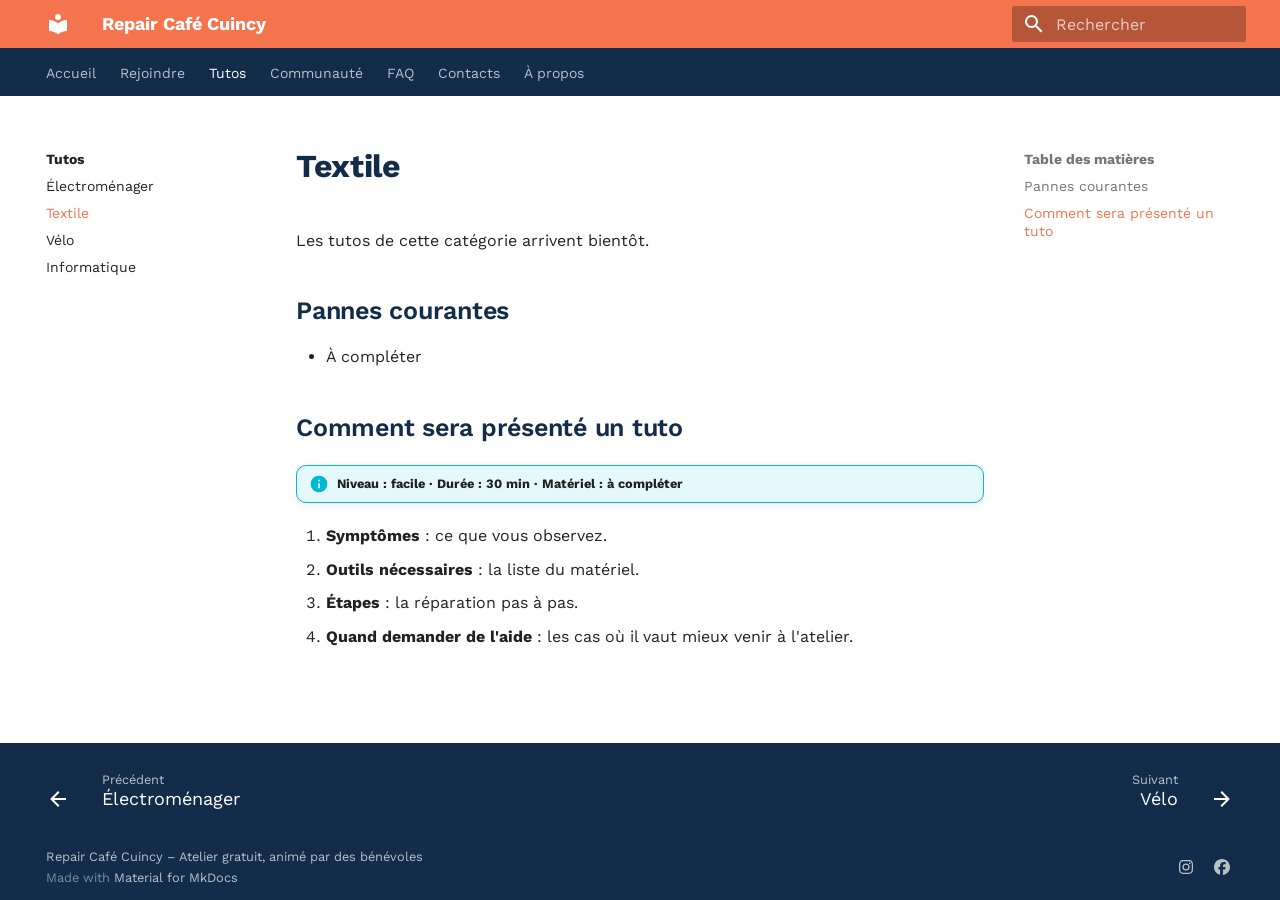
<file: tutos/textile/index.html>
<!doctype html>
<html lang="fr" class="no-js">
  <head>
    
      <meta charset="utf-8">
      <meta name="viewport" content="width=device-width,initial-scale=1">
      
        <meta name="description" content="Atelier de réparation gratuit et convivial à Cuincy">
      
      
        <meta name="author" content="Repair Café Cuincy">
      
      
      
        <link rel="prev" href="../electromenager/">
      
      
        <link rel="next" href="../velo/">
      
      
        
      
      
      <link rel="icon" href="../../assets/images/favicon.png">
      <meta name="generator" content="mkdocs-1.6.1, mkdocs-material-9.8.2">
    
    
      
        <title>Textile - Repair Café Cuincy</title>
      
    
    
      <link rel="stylesheet" href="../../assets/stylesheets/main.57a0d79d.min.css">
      
        
        <link rel="stylesheet" href="../../assets/stylesheets/palette.fb2fffe2.min.css">
      
      


    
    
      
    
    
      
        
        
        <link rel="preconnect" href="https://fonts.gstatic.com" crossorigin>
        <link rel="stylesheet" href="https://fonts.googleapis.com/css?family=Work+Sans:300,300i,400,400i,700,700i%7CRoboto+Mono:400,400i,700,700i&display=fallback">
        <style>:root{--md-text-font:"Work Sans";--md-code-font:"Roboto Mono"}</style>
      
    
    
      <link rel="stylesheet" href="../../stylesheets/extra.css">
    
    <script>__md_scope=new URL("../..",location),__md_hash=e=>[...e].reduce(((e,_)=>(e<<5)-e+_.charCodeAt(0)),0),__md_get=(e,_=localStorage,t=__md_scope)=>JSON.parse(_.getItem(t.pathname+"."+e)),__md_set=(e,_,t=localStorage,a=__md_scope)=>{try{t.setItem(a.pathname+"."+e,JSON.stringify(_))}catch(e){}}</script>
    
      

    
    
  </head>
  
  
    
    
    
    
    
    <body dir="ltr" data-md-color-scheme="default" data-md-color-primary="custom" data-md-color-accent="custom">
  
    
    <input class="md-toggle" data-md-toggle="drawer" type="checkbox" id="__drawer" autocomplete="off">
    <input class="md-toggle" data-md-toggle="search" type="checkbox" id="__search" autocomplete="off">
    <label class="md-overlay" for="__drawer"></label>
    <div data-md-component="skip">
      
        
        <a href="#textile" class="md-skip">
          Aller au contenu
        </a>
      
    </div>
    <div data-md-component="announce">
      
    </div>
    
    
      

<header class="md-header" data-md-component="header">
  <nav class="md-header__inner md-grid" aria-label="En-tête">
    <a href="../.." title="Repair Café Cuincy" class="md-header__button md-logo" aria-label="Repair Café Cuincy" data-md-component="logo">
      
  
  <svg xmlns="http://www.w3.org/2000/svg" viewBox="0 0 24 24"><path d="M12 8a3 3 0 0 0 3-3 3 3 0 0 0-3-3 3 3 0 0 0-3 3 3 3 0 0 0 3 3m0 3.54C9.64 9.35 6.5 8 3 8v11c3.5 0 6.64 1.35 9 3.54 2.36-2.19 5.5-3.54 9-3.54V8c-3.5 0-6.64 1.35-9 3.54"/></svg>

    </a>
    <label class="md-header__button md-icon" for="__drawer">
      
      <svg xmlns="http://www.w3.org/2000/svg" viewBox="0 0 24 24"><path d="M3 6h18v2H3zm0 5h18v2H3zm0 5h18v2H3z"/></svg>
    </label>
    <div class="md-header__title" data-md-component="header-title">
      <div class="md-header__ellipsis">
        <div class="md-header__topic">
          <span class="md-ellipsis">
            Repair Café Cuincy
          </span>
        </div>
        <div class="md-header__topic" data-md-component="header-topic">
          <span class="md-ellipsis">
            
              Textile
            
          </span>
        </div>
      </div>
    </div>
    
      
    
    
    
    
      
      
        <label class="md-header__button md-icon" for="__search">
          
          <svg xmlns="http://www.w3.org/2000/svg" viewBox="0 0 24 24"><path d="M9.5 3A6.5 6.5 0 0 1 16 9.5c0 1.61-.59 3.09-1.56 4.23l.27.27h.79l5 5-1.5 1.5-5-5v-.79l-.27-.27A6.52 6.52 0 0 1 9.5 16 6.5 6.5 0 0 1 3 9.5 6.5 6.5 0 0 1 9.5 3m0 2C7 5 5 7 5 9.5S7 14 9.5 14 14 12 14 9.5 12 5 9.5 5"/></svg>
        </label>
        <div class="md-search" data-md-component="search" role="dialog">
  <label class="md-search__overlay" for="__search"></label>
  <div class="md-search__inner" role="search">
    <form class="md-search__form" name="search">
      <input type="text" class="md-search__input" name="query" aria-label="Rechercher" placeholder="Rechercher" autocapitalize="off" autocorrect="off" autocomplete="off" spellcheck="false" data-md-component="search-query" required>
      <label class="md-search__icon md-icon" for="__search">
        
        <svg xmlns="http://www.w3.org/2000/svg" viewBox="0 0 24 24"><path d="M9.5 3A6.5 6.5 0 0 1 16 9.5c0 1.61-.59 3.09-1.56 4.23l.27.27h.79l5 5-1.5 1.5-5-5v-.79l-.27-.27A6.52 6.52 0 0 1 9.5 16 6.5 6.5 0 0 1 3 9.5 6.5 6.5 0 0 1 9.5 3m0 2C7 5 5 7 5 9.5S7 14 9.5 14 14 12 14 9.5 12 5 9.5 5"/></svg>
        
        <svg xmlns="http://www.w3.org/2000/svg" viewBox="0 0 24 24"><path d="M20 11v2H8l5.5 5.5-1.42 1.42L4.16 12l7.92-7.92L13.5 5.5 8 11z"/></svg>
      </label>
      <nav class="md-search__options" aria-label="Recherche">
        
        <button type="reset" class="md-search__icon md-icon" title="Effacer" aria-label="Effacer" tabindex="-1">
          
          <svg xmlns="http://www.w3.org/2000/svg" viewBox="0 0 24 24"><path d="M19 6.41 17.59 5 12 10.59 6.41 5 5 6.41 10.59 12 5 17.59 6.41 19 12 13.41 17.59 19 19 17.59 13.41 12z"/></svg>
        </button>
      </nav>
      
        <div class="md-search__suggest" data-md-component="search-suggest"></div>
      
    </form>
    <div class="md-search__output">
      <div class="md-search__scrollwrap" tabindex="0" data-md-scrollfix>
        <div class="md-search-result" data-md-component="search-result">
          <div class="md-search-result__meta">
            Initialisation de la recherche
          </div>
          <ol class="md-search-result__list" role="presentation"></ol>
        </div>
      </div>
    </div>
  </div>
</div>
      
    
    
  </nav>
  
</header>
    
    <div class="md-container" data-md-component="container">
      
      
        
          
            
<nav class="md-tabs" aria-label="Onglets" data-md-component="tabs">
  <div class="md-grid">
    <ul class="md-tabs__list">
      
        
  
  
  
  
    <li class="md-tabs__item">
      <a href="../.." class="md-tabs__link">
        
  
  
    
  
  Accueil

      </a>
    </li>
  

      
        
  
  
  
  
    <li class="md-tabs__item">
      <a href="../../rejoindre/" class="md-tabs__link">
        
  
  
    
  
  Rejoindre

      </a>
    </li>
  

      
        
  
  
  
    
  
  
    
    
      <li class="md-tabs__item md-tabs__item--active">
        <a href="../" class="md-tabs__link">
          
  
  
    
  
  Tutos

        </a>
      </li>
    
  

      
        
  
  
  
  
    <li class="md-tabs__item">
      <a href="../../communaute/" class="md-tabs__link">
        
  
  
    
  
  Communauté

      </a>
    </li>
  

      
        
  
  
  
  
    <li class="md-tabs__item">
      <a href="../../faq/" class="md-tabs__link">
        
  
  
    
  
  FAQ

      </a>
    </li>
  

      
        
  
  
  
  
    <li class="md-tabs__item">
      <a href="../../contacts/" class="md-tabs__link">
        
  
  
    
  
  Contacts

      </a>
    </li>
  

      
        
  
  
  
  
    <li class="md-tabs__item">
      <a href="../../a-propos/" class="md-tabs__link">
        
  
  
    
  
  À propos

      </a>
    </li>
  

      
    </ul>
  </div>
</nav>
          
        
      
      <main class="md-main" data-md-component="main">
        <div class="md-main__inner md-grid">
          
            
              
              <div class="md-sidebar md-sidebar--primary" data-md-component="sidebar" data-md-type="navigation" >
                <div class="md-sidebar__scrollwrap">
                  <div class="md-sidebar__inner">
                    


  


<nav class="md-nav md-nav--primary md-nav--lifted" aria-label="Navigation" data-md-level="0">
  <label class="md-nav__title" for="__drawer">
    <a href="../.." title="Repair Café Cuincy" class="md-nav__button md-logo" aria-label="Repair Café Cuincy" data-md-component="logo">
      
  
  <svg xmlns="http://www.w3.org/2000/svg" viewBox="0 0 24 24"><path d="M12 8a3 3 0 0 0 3-3 3 3 0 0 0-3-3 3 3 0 0 0-3 3 3 3 0 0 0 3 3m0 3.54C9.64 9.35 6.5 8 3 8v11c3.5 0 6.64 1.35 9 3.54 2.36-2.19 5.5-3.54 9-3.54V8c-3.5 0-6.64 1.35-9 3.54"/></svg>

    </a>
    Repair Café Cuincy
  </label>
  
  <ul class="md-nav__list" data-md-scrollfix>
    
      
      
  
  
  
  
    <li class="md-nav__item">
      <a href="../.." class="md-nav__link">
        
  
  
  <span class="md-ellipsis">
    
  
    Accueil
  

    
  </span>
  
  

      </a>
    </li>
  

    
      
      
  
  
  
  
    <li class="md-nav__item">
      <a href="../../rejoindre/" class="md-nav__link">
        
  
  
  <span class="md-ellipsis">
    
  
    Rejoindre
  

    
  </span>
  
  

      </a>
    </li>
  

    
      
      
  
  
    
  
  
  
    
    
      
        
          
        
      
        
      
        
      
        
      
        
      
    
    
    
      
        
        
      
      
    
    
    <li class="md-nav__item md-nav__item--active md-nav__item--section md-nav__item--nested">
      
        
        
        <input class="md-nav__toggle md-toggle " type="checkbox" id="__nav_3" checked>
        
          
          <div class="md-nav__link md-nav__container">
            <a href="../" class="md-nav__link ">
              
  
  
  <span class="md-ellipsis">
    
  
    Tutos
  

    
  </span>
  
  

            </a>
            
              
              <label class="md-nav__link " for="__nav_3" id="__nav_3_label" tabindex="">
                <span class="md-nav__icon md-icon"></span>
              </label>
            
          </div>
        
        <nav class="md-nav" data-md-level="1" aria-labelledby="__nav_3_label" aria-expanded="true">
          <label class="md-nav__title" for="__nav_3">
            <span class="md-nav__icon md-icon"></span>
            
  
    Tutos
  

          </label>
          <ul class="md-nav__list" data-md-scrollfix>
            
              
            
              
                
  
  
  
  
    <li class="md-nav__item">
      <a href="../electromenager/" class="md-nav__link">
        
  
  
  <span class="md-ellipsis">
    
  
    Électroménager
  

    
  </span>
  
  

      </a>
    </li>
  

              
            
              
                
  
  
    
  
  
  
    <li class="md-nav__item md-nav__item--active">
      
      <input class="md-nav__toggle md-toggle" type="checkbox" id="__toc">
      
      
        
      
      
        <label class="md-nav__link md-nav__link--active" for="__toc">
          
  
  
  <span class="md-ellipsis">
    
  
    Textile
  

    
  </span>
  
  

          <span class="md-nav__icon md-icon"></span>
        </label>
      
      <a href="./" class="md-nav__link md-nav__link--active">
        
  
  
  <span class="md-ellipsis">
    
  
    Textile
  

    
  </span>
  
  

      </a>
      
        

<nav class="md-nav md-nav--secondary" aria-label="Table des matières">
  
  
  
    
  
  
    <label class="md-nav__title" for="__toc">
      <span class="md-nav__icon md-icon"></span>
      Table des matières
    </label>
    <ul class="md-nav__list" data-md-component="toc" data-md-scrollfix>
      
        <li class="md-nav__item">
  <a href="#pannes-courantes" class="md-nav__link">
    <span class="md-ellipsis">
      
        Pannes courantes
      
    </span>
  </a>
  
</li>
      
        <li class="md-nav__item">
  <a href="#comment-sera-presente-un-tuto" class="md-nav__link">
    <span class="md-ellipsis">
      
        Comment sera présenté un tuto
      
    </span>
  </a>
  
</li>
      
    </ul>
  
</nav>
      
    </li>
  

              
            
              
                
  
  
  
  
    <li class="md-nav__item">
      <a href="../velo/" class="md-nav__link">
        
  
  
  <span class="md-ellipsis">
    
  
    Vélo
  

    
  </span>
  
  

      </a>
    </li>
  

              
            
              
                
  
  
  
  
    <li class="md-nav__item">
      <a href="../informatique/" class="md-nav__link">
        
  
  
  <span class="md-ellipsis">
    
  
    Informatique
  

    
  </span>
  
  

      </a>
    </li>
  

              
            
          </ul>
        </nav>
      
    </li>
  

    
      
      
  
  
  
  
    <li class="md-nav__item">
      <a href="../../communaute/" class="md-nav__link">
        
  
  
  <span class="md-ellipsis">
    
  
    Communauté
  

    
  </span>
  
  

      </a>
    </li>
  

    
      
      
  
  
  
  
    <li class="md-nav__item">
      <a href="../../faq/" class="md-nav__link">
        
  
  
  <span class="md-ellipsis">
    
  
    FAQ
  

    
  </span>
  
  

      </a>
    </li>
  

    
      
      
  
  
  
  
    <li class="md-nav__item">
      <a href="../../contacts/" class="md-nav__link">
        
  
  
  <span class="md-ellipsis">
    
  
    Contacts
  

    
  </span>
  
  

      </a>
    </li>
  

    
      
      
  
  
  
  
    <li class="md-nav__item">
      <a href="../../a-propos/" class="md-nav__link">
        
  
  
  <span class="md-ellipsis">
    
  
    À propos
  

    
  </span>
  
  

      </a>
    </li>
  

    
  </ul>
</nav>
                  </div>
                </div>
              </div>
            
            
              
              <div class="md-sidebar md-sidebar--secondary" data-md-component="sidebar" data-md-type="toc" >
                <div class="md-sidebar__scrollwrap">
                  <div class="md-sidebar__inner">
                    

<nav class="md-nav md-nav--secondary" aria-label="Table des matières">
  
  
  
    
  
  
    <label class="md-nav__title" for="__toc">
      <span class="md-nav__icon md-icon"></span>
      Table des matières
    </label>
    <ul class="md-nav__list" data-md-component="toc" data-md-scrollfix>
      
        <li class="md-nav__item">
  <a href="#pannes-courantes" class="md-nav__link">
    <span class="md-ellipsis">
      
        Pannes courantes
      
    </span>
  </a>
  
</li>
      
        <li class="md-nav__item">
  <a href="#comment-sera-presente-un-tuto" class="md-nav__link">
    <span class="md-ellipsis">
      
        Comment sera présenté un tuto
      
    </span>
  </a>
  
</li>
      
    </ul>
  
</nav>
                  </div>
                </div>
              </div>
            
          
          
            <div class="md-content" data-md-component="content">
              
              <article class="md-content__inner md-typeset">
                
                  



<h1 id="textile">Textile<a class="headerlink" href="#textile" title="Permanent link">&para;</a></h1>
<p>Les tutos de cette catégorie arrivent bientôt.</p>
<h2 id="pannes-courantes">Pannes courantes<a class="headerlink" href="#pannes-courantes" title="Permanent link">&para;</a></h2>
<ul>
<li>À compléter</li>
</ul>
<h2 id="comment-sera-presente-un-tuto">Comment sera présenté un tuto<a class="headerlink" href="#comment-sera-presente-un-tuto" title="Permanent link">&para;</a></h2>
<div class="admonition info">
<p class="admonition-title">Niveau : facile · Durée : 30 min · Matériel : à compléter</p>
</div>
<ol>
<li><strong>Symptômes</strong> : ce que vous observez.</li>
<li><strong>Outils nécessaires</strong> : la liste du matériel.</li>
<li><strong>Étapes</strong> : la réparation pas à pas.</li>
<li><strong>Quand demander de l'aide</strong> : les cas où il vaut mieux venir à l'atelier.</li>
</ol>
<!-- Vidéo YouTube à ajouter ici plus tard -->







  
  






                
              </article>
            </div>
          
          
<script>var target=document.getElementById(location.hash.slice(1));target&&target.name&&(target.checked=target.name.startsWith("__tabbed_"))</script>
        </div>
        
          <button type="button" class="md-top md-icon" data-md-component="top" hidden>
  
  <svg xmlns="http://www.w3.org/2000/svg" viewBox="0 0 24 24"><path d="M13 20h-2V8l-5.5 5.5-1.42-1.42L12 4.16l7.92 7.92-1.42 1.42L13 8z"/></svg>
  Retour en haut de la page
</button>
        
      </main>
      
        <footer class="md-footer">
  
    
      
      <nav class="md-footer__inner md-grid" aria-label="Pied de page" >
        
          
          <a href="../electromenager/" class="md-footer__link md-footer__link--prev" aria-label="Précédent: Électroménager">
            <div class="md-footer__button md-icon">
              
              <svg xmlns="http://www.w3.org/2000/svg" viewBox="0 0 24 24"><path d="M20 11v2H8l5.5 5.5-1.42 1.42L4.16 12l7.92-7.92L13.5 5.5 8 11z"/></svg>
            </div>
            <div class="md-footer__title">
              <span class="md-footer__direction">
                Précédent
              </span>
              <div class="md-ellipsis">
                Électroménager
              </div>
            </div>
          </a>
        
        
          
          <a href="../velo/" class="md-footer__link md-footer__link--next" aria-label="Suivant: Vélo">
            <div class="md-footer__title">
              <span class="md-footer__direction">
                Suivant
              </span>
              <div class="md-ellipsis">
                Vélo
              </div>
            </div>
            <div class="md-footer__button md-icon">
              
              <svg xmlns="http://www.w3.org/2000/svg" viewBox="0 0 24 24"><path d="M4 11v2h12l-5.5 5.5 1.42 1.42L19.84 12l-7.92-7.92L10.5 5.5 16 11z"/></svg>
            </div>
          </a>
        
      </nav>
    
  
  <div class="md-footer-meta md-typeset">
    <div class="md-footer-meta__inner md-grid">
      <div class="md-copyright">
  
    <div class="md-copyright__highlight">
      Repair Café Cuincy – Atelier gratuit, animé par des bénévoles
    </div>
  
  
    Made with
    <a href="https://squidfunk.github.io/mkdocs-material/" target="_blank" rel="noopener">
      Material for MkDocs
    </a>
  
</div>
      
        
<div class="md-social">
  
    
    
    
    
    <a href="https://www.instagram.com/" target="_blank" rel="noopener" title="Instagram" class="md-social__link">
      <svg xmlns="http://www.w3.org/2000/svg" viewBox="0 0 448 512"><!--! Font Awesome Free 7.1.0 by @fontawesome - https://fontawesome.com License - https://fontawesome.com/license/free (Icons: CC BY 4.0, Fonts: SIL OFL 1.1, Code: MIT License) Copyright 2025 Fonticons, Inc.--><path d="M224.3 141a115 115 0 1 0-.6 230 115 115 0 1 0 .6-230m-.6 40.4a74.6 74.6 0 1 1 .6 149.2 74.6 74.6 0 1 1-.6-149.2m93.4-45.1a26.8 26.8 0 1 1 53.6 0 26.8 26.8 0 1 1-53.6 0m129.7 27.2c-1.7-35.9-9.9-67.7-36.2-93.9-26.2-26.2-58-34.4-93.9-36.2-37-2.1-147.9-2.1-184.9 0-35.8 1.7-67.6 9.9-93.9 36.1s-34.4 58-36.2 93.9c-2.1 37-2.1 147.9 0 184.9 1.7 35.9 9.9 67.7 36.2 93.9s58 34.4 93.9 36.2c37 2.1 147.9 2.1 184.9 0 35.9-1.7 67.7-9.9 93.9-36.2 26.2-26.2 34.4-58 36.2-93.9 2.1-37 2.1-147.8 0-184.8M399 388c-7.8 19.6-22.9 34.7-42.6 42.6-29.5 11.7-99.5 9-132.1 9s-102.7 2.6-132.1-9c-19.6-7.8-34.7-22.9-42.6-42.6-11.7-29.5-9-99.5-9-132.1s-2.6-102.7 9-132.1c7.8-19.6 22.9-34.7 42.6-42.6 29.5-11.7 99.5-9 132.1-9s102.7-2.6 132.1 9c19.6 7.8 34.7 22.9 42.6 42.6 11.7 29.5 9 99.5 9 132.1s2.7 102.7-9 132.1"/></svg>
    </a>
  
    
    
    
    
    <a href="https://www.facebook.com/" target="_blank" rel="noopener" title="Facebook" class="md-social__link">
      <svg xmlns="http://www.w3.org/2000/svg" viewBox="0 0 512 512"><!--! Font Awesome Free 7.1.0 by @fontawesome - https://fontawesome.com License - https://fontawesome.com/license/free (Icons: CC BY 4.0, Fonts: SIL OFL 1.1, Code: MIT License) Copyright 2025 Fonticons, Inc.--><path d="M512 256C512 114.6 397.4 0 256 0S0 114.6 0 256c0 120 82.7 220.8 194.2 248.5V334.2h-52.8V256h52.8v-33.7c0-87.1 39.4-127.5 125-127.5 16.2 0 44.2 3.2 55.7 6.4V172c-6-.6-16.5-1-29.6-1-42 0-58.2 15.9-58.2 57.2V256h83.6l-14.4 78.2H287v175.9C413.8 494.8 512 386.9 512 256"/></svg>
    </a>
  
</div>
      
    </div>
  </div>
</footer>
      
    </div>
    <div class="md-dialog" data-md-component="dialog">
      <div class="md-dialog__inner md-typeset"></div>
    </div>
    
    
    
      
      
      <script id="__config" type="application/json">{"annotate": null, "base": "../..", "features": ["navigation.tabs", "navigation.top", "navigation.indexes", "navigation.footer", "search.suggest"], "search": "../../assets/javascripts/workers/search.a7633da7.min.js", "tags": null, "translations": {"clipboard.copied": "Copi\u00e9 dans le presse-papier", "clipboard.copy": "Copier dans le presse-papier", "search.result.more.one": "1 de plus sur cette page", "search.result.more.other": "# de plus sur cette page", "search.result.none": "Aucun document trouv\u00e9", "search.result.one": "1 document trouv\u00e9", "search.result.other": "# documents trouv\u00e9s", "search.result.placeholder": "Taper pour d\u00e9marrer la recherche", "search.result.term.missing": "Non trouv\u00e9", "select.version": "S\u00e9lectionner la version"}, "version": null}</script>
    
    
      <script src="../../assets/javascripts/bundle.a5f9d56c.min.js"></script>
      
    
  </body>
</html>
</file>
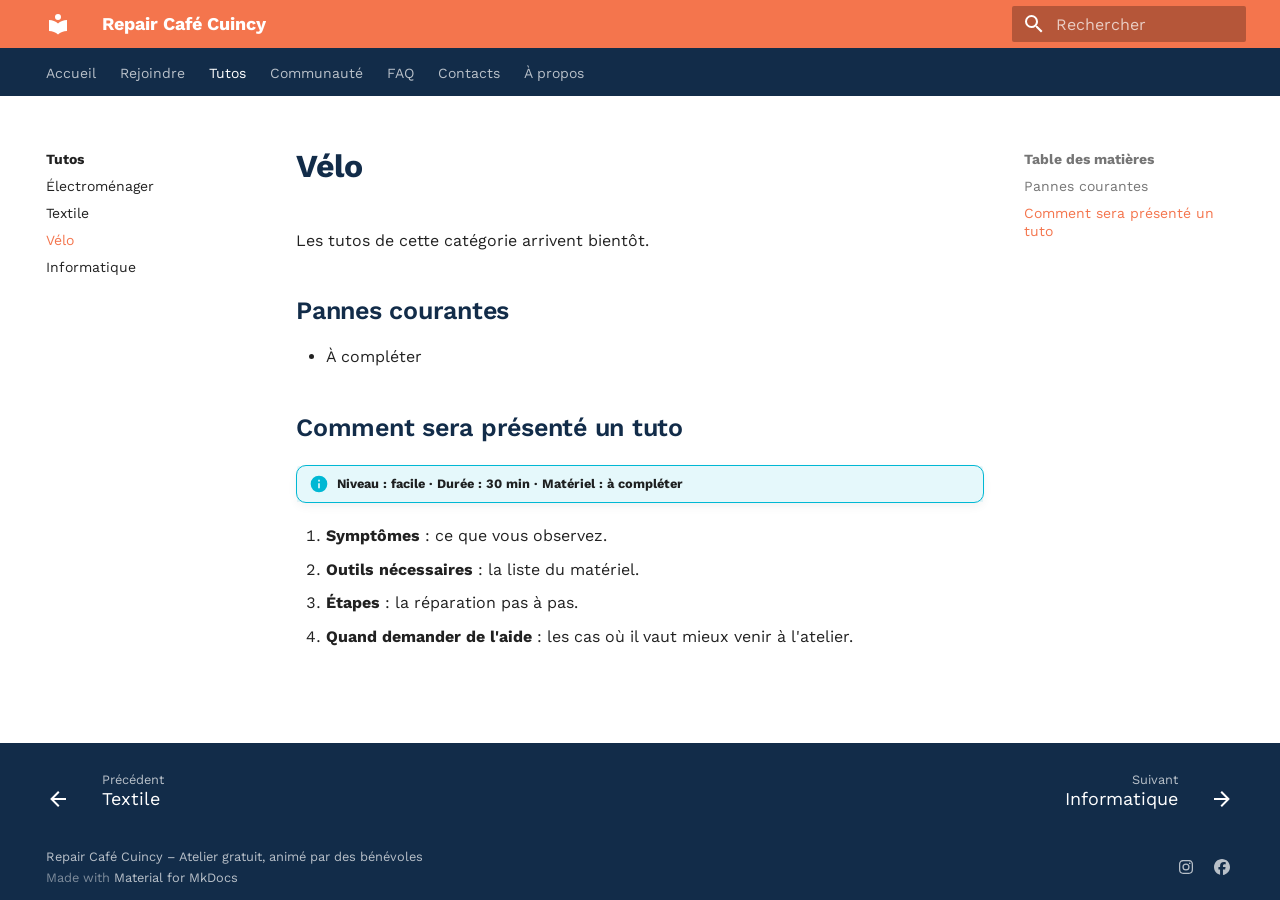
<file: tutos/velo/index.html>
<!doctype html>
<html lang="fr" class="no-js">
  <head>
    
      <meta charset="utf-8">
      <meta name="viewport" content="width=device-width,initial-scale=1">
      
        <meta name="description" content="Atelier de réparation gratuit et convivial à Cuincy">
      
      
        <meta name="author" content="Repair Café Cuincy">
      
      
      
        <link rel="prev" href="../textile/">
      
      
        <link rel="next" href="../informatique/">
      
      
        
      
      
      <link rel="icon" href="../../assets/images/favicon.png">
      <meta name="generator" content="mkdocs-1.6.1, mkdocs-material-9.8.2">
    
    
      
        <title>Vélo - Repair Café Cuincy</title>
      
    
    
      <link rel="stylesheet" href="../../assets/stylesheets/main.57a0d79d.min.css">
      
        
        <link rel="stylesheet" href="../../assets/stylesheets/palette.fb2fffe2.min.css">
      
      


    
    
      
    
    
      
        
        
        <link rel="preconnect" href="https://fonts.gstatic.com" crossorigin>
        <link rel="stylesheet" href="https://fonts.googleapis.com/css?family=Work+Sans:300,300i,400,400i,700,700i%7CRoboto+Mono:400,400i,700,700i&display=fallback">
        <style>:root{--md-text-font:"Work Sans";--md-code-font:"Roboto Mono"}</style>
      
    
    
      <link rel="stylesheet" href="../../stylesheets/extra.css">
    
    <script>__md_scope=new URL("../..",location),__md_hash=e=>[...e].reduce(((e,_)=>(e<<5)-e+_.charCodeAt(0)),0),__md_get=(e,_=localStorage,t=__md_scope)=>JSON.parse(_.getItem(t.pathname+"."+e)),__md_set=(e,_,t=localStorage,a=__md_scope)=>{try{t.setItem(a.pathname+"."+e,JSON.stringify(_))}catch(e){}}</script>
    
      

    
    
  </head>
  
  
    
    
    
    
    
    <body dir="ltr" data-md-color-scheme="default" data-md-color-primary="custom" data-md-color-accent="custom">
  
    
    <input class="md-toggle" data-md-toggle="drawer" type="checkbox" id="__drawer" autocomplete="off">
    <input class="md-toggle" data-md-toggle="search" type="checkbox" id="__search" autocomplete="off">
    <label class="md-overlay" for="__drawer"></label>
    <div data-md-component="skip">
      
        
        <a href="#velo" class="md-skip">
          Aller au contenu
        </a>
      
    </div>
    <div data-md-component="announce">
      
    </div>
    
    
      

<header class="md-header" data-md-component="header">
  <nav class="md-header__inner md-grid" aria-label="En-tête">
    <a href="../.." title="Repair Café Cuincy" class="md-header__button md-logo" aria-label="Repair Café Cuincy" data-md-component="logo">
      
  
  <svg xmlns="http://www.w3.org/2000/svg" viewBox="0 0 24 24"><path d="M12 8a3 3 0 0 0 3-3 3 3 0 0 0-3-3 3 3 0 0 0-3 3 3 3 0 0 0 3 3m0 3.54C9.64 9.35 6.5 8 3 8v11c3.5 0 6.64 1.35 9 3.54 2.36-2.19 5.5-3.54 9-3.54V8c-3.5 0-6.64 1.35-9 3.54"/></svg>

    </a>
    <label class="md-header__button md-icon" for="__drawer">
      
      <svg xmlns="http://www.w3.org/2000/svg" viewBox="0 0 24 24"><path d="M3 6h18v2H3zm0 5h18v2H3zm0 5h18v2H3z"/></svg>
    </label>
    <div class="md-header__title" data-md-component="header-title">
      <div class="md-header__ellipsis">
        <div class="md-header__topic">
          <span class="md-ellipsis">
            Repair Café Cuincy
          </span>
        </div>
        <div class="md-header__topic" data-md-component="header-topic">
          <span class="md-ellipsis">
            
              Vélo
            
          </span>
        </div>
      </div>
    </div>
    
      
    
    
    
    
      
      
        <label class="md-header__button md-icon" for="__search">
          
          <svg xmlns="http://www.w3.org/2000/svg" viewBox="0 0 24 24"><path d="M9.5 3A6.5 6.5 0 0 1 16 9.5c0 1.61-.59 3.09-1.56 4.23l.27.27h.79l5 5-1.5 1.5-5-5v-.79l-.27-.27A6.52 6.52 0 0 1 9.5 16 6.5 6.5 0 0 1 3 9.5 6.5 6.5 0 0 1 9.5 3m0 2C7 5 5 7 5 9.5S7 14 9.5 14 14 12 14 9.5 12 5 9.5 5"/></svg>
        </label>
        <div class="md-search" data-md-component="search" role="dialog">
  <label class="md-search__overlay" for="__search"></label>
  <div class="md-search__inner" role="search">
    <form class="md-search__form" name="search">
      <input type="text" class="md-search__input" name="query" aria-label="Rechercher" placeholder="Rechercher" autocapitalize="off" autocorrect="off" autocomplete="off" spellcheck="false" data-md-component="search-query" required>
      <label class="md-search__icon md-icon" for="__search">
        
        <svg xmlns="http://www.w3.org/2000/svg" viewBox="0 0 24 24"><path d="M9.5 3A6.5 6.5 0 0 1 16 9.5c0 1.61-.59 3.09-1.56 4.23l.27.27h.79l5 5-1.5 1.5-5-5v-.79l-.27-.27A6.52 6.52 0 0 1 9.5 16 6.5 6.5 0 0 1 3 9.5 6.5 6.5 0 0 1 9.5 3m0 2C7 5 5 7 5 9.5S7 14 9.5 14 14 12 14 9.5 12 5 9.5 5"/></svg>
        
        <svg xmlns="http://www.w3.org/2000/svg" viewBox="0 0 24 24"><path d="M20 11v2H8l5.5 5.5-1.42 1.42L4.16 12l7.92-7.92L13.5 5.5 8 11z"/></svg>
      </label>
      <nav class="md-search__options" aria-label="Recherche">
        
        <button type="reset" class="md-search__icon md-icon" title="Effacer" aria-label="Effacer" tabindex="-1">
          
          <svg xmlns="http://www.w3.org/2000/svg" viewBox="0 0 24 24"><path d="M19 6.41 17.59 5 12 10.59 6.41 5 5 6.41 10.59 12 5 17.59 6.41 19 12 13.41 17.59 19 19 17.59 13.41 12z"/></svg>
        </button>
      </nav>
      
        <div class="md-search__suggest" data-md-component="search-suggest"></div>
      
    </form>
    <div class="md-search__output">
      <div class="md-search__scrollwrap" tabindex="0" data-md-scrollfix>
        <div class="md-search-result" data-md-component="search-result">
          <div class="md-search-result__meta">
            Initialisation de la recherche
          </div>
          <ol class="md-search-result__list" role="presentation"></ol>
        </div>
      </div>
    </div>
  </div>
</div>
      
    
    
  </nav>
  
</header>
    
    <div class="md-container" data-md-component="container">
      
      
        
          
            
<nav class="md-tabs" aria-label="Onglets" data-md-component="tabs">
  <div class="md-grid">
    <ul class="md-tabs__list">
      
        
  
  
  
  
    <li class="md-tabs__item">
      <a href="../.." class="md-tabs__link">
        
  
  
    
  
  Accueil

      </a>
    </li>
  

      
        
  
  
  
  
    <li class="md-tabs__item">
      <a href="../../rejoindre/" class="md-tabs__link">
        
  
  
    
  
  Rejoindre

      </a>
    </li>
  

      
        
  
  
  
    
  
  
    
    
      <li class="md-tabs__item md-tabs__item--active">
        <a href="../" class="md-tabs__link">
          
  
  
    
  
  Tutos

        </a>
      </li>
    
  

      
        
  
  
  
  
    <li class="md-tabs__item">
      <a href="../../communaute/" class="md-tabs__link">
        
  
  
    
  
  Communauté

      </a>
    </li>
  

      
        
  
  
  
  
    <li class="md-tabs__item">
      <a href="../../faq/" class="md-tabs__link">
        
  
  
    
  
  FAQ

      </a>
    </li>
  

      
        
  
  
  
  
    <li class="md-tabs__item">
      <a href="../../contacts/" class="md-tabs__link">
        
  
  
    
  
  Contacts

      </a>
    </li>
  

      
        
  
  
  
  
    <li class="md-tabs__item">
      <a href="../../a-propos/" class="md-tabs__link">
        
  
  
    
  
  À propos

      </a>
    </li>
  

      
    </ul>
  </div>
</nav>
          
        
      
      <main class="md-main" data-md-component="main">
        <div class="md-main__inner md-grid">
          
            
              
              <div class="md-sidebar md-sidebar--primary" data-md-component="sidebar" data-md-type="navigation" >
                <div class="md-sidebar__scrollwrap">
                  <div class="md-sidebar__inner">
                    


  


<nav class="md-nav md-nav--primary md-nav--lifted" aria-label="Navigation" data-md-level="0">
  <label class="md-nav__title" for="__drawer">
    <a href="../.." title="Repair Café Cuincy" class="md-nav__button md-logo" aria-label="Repair Café Cuincy" data-md-component="logo">
      
  
  <svg xmlns="http://www.w3.org/2000/svg" viewBox="0 0 24 24"><path d="M12 8a3 3 0 0 0 3-3 3 3 0 0 0-3-3 3 3 0 0 0-3 3 3 3 0 0 0 3 3m0 3.54C9.64 9.35 6.5 8 3 8v11c3.5 0 6.64 1.35 9 3.54 2.36-2.19 5.5-3.54 9-3.54V8c-3.5 0-6.64 1.35-9 3.54"/></svg>

    </a>
    Repair Café Cuincy
  </label>
  
  <ul class="md-nav__list" data-md-scrollfix>
    
      
      
  
  
  
  
    <li class="md-nav__item">
      <a href="../.." class="md-nav__link">
        
  
  
  <span class="md-ellipsis">
    
  
    Accueil
  

    
  </span>
  
  

      </a>
    </li>
  

    
      
      
  
  
  
  
    <li class="md-nav__item">
      <a href="../../rejoindre/" class="md-nav__link">
        
  
  
  <span class="md-ellipsis">
    
  
    Rejoindre
  

    
  </span>
  
  

      </a>
    </li>
  

    
      
      
  
  
    
  
  
  
    
    
      
        
          
        
      
        
      
        
      
        
      
        
      
    
    
    
      
        
        
      
      
    
    
    <li class="md-nav__item md-nav__item--active md-nav__item--section md-nav__item--nested">
      
        
        
        <input class="md-nav__toggle md-toggle " type="checkbox" id="__nav_3" checked>
        
          
          <div class="md-nav__link md-nav__container">
            <a href="../" class="md-nav__link ">
              
  
  
  <span class="md-ellipsis">
    
  
    Tutos
  

    
  </span>
  
  

            </a>
            
              
              <label class="md-nav__link " for="__nav_3" id="__nav_3_label" tabindex="">
                <span class="md-nav__icon md-icon"></span>
              </label>
            
          </div>
        
        <nav class="md-nav" data-md-level="1" aria-labelledby="__nav_3_label" aria-expanded="true">
          <label class="md-nav__title" for="__nav_3">
            <span class="md-nav__icon md-icon"></span>
            
  
    Tutos
  

          </label>
          <ul class="md-nav__list" data-md-scrollfix>
            
              
            
              
                
  
  
  
  
    <li class="md-nav__item">
      <a href="../electromenager/" class="md-nav__link">
        
  
  
  <span class="md-ellipsis">
    
  
    Électroménager
  

    
  </span>
  
  

      </a>
    </li>
  

              
            
              
                
  
  
  
  
    <li class="md-nav__item">
      <a href="../textile/" class="md-nav__link">
        
  
  
  <span class="md-ellipsis">
    
  
    Textile
  

    
  </span>
  
  

      </a>
    </li>
  

              
            
              
                
  
  
    
  
  
  
    <li class="md-nav__item md-nav__item--active">
      
      <input class="md-nav__toggle md-toggle" type="checkbox" id="__toc">
      
      
        
      
      
        <label class="md-nav__link md-nav__link--active" for="__toc">
          
  
  
  <span class="md-ellipsis">
    
  
    Vélo
  

    
  </span>
  
  

          <span class="md-nav__icon md-icon"></span>
        </label>
      
      <a href="./" class="md-nav__link md-nav__link--active">
        
  
  
  <span class="md-ellipsis">
    
  
    Vélo
  

    
  </span>
  
  

      </a>
      
        

<nav class="md-nav md-nav--secondary" aria-label="Table des matières">
  
  
  
    
  
  
    <label class="md-nav__title" for="__toc">
      <span class="md-nav__icon md-icon"></span>
      Table des matières
    </label>
    <ul class="md-nav__list" data-md-component="toc" data-md-scrollfix>
      
        <li class="md-nav__item">
  <a href="#pannes-courantes" class="md-nav__link">
    <span class="md-ellipsis">
      
        Pannes courantes
      
    </span>
  </a>
  
</li>
      
        <li class="md-nav__item">
  <a href="#comment-sera-presente-un-tuto" class="md-nav__link">
    <span class="md-ellipsis">
      
        Comment sera présenté un tuto
      
    </span>
  </a>
  
</li>
      
    </ul>
  
</nav>
      
    </li>
  

              
            
              
                
  
  
  
  
    <li class="md-nav__item">
      <a href="../informatique/" class="md-nav__link">
        
  
  
  <span class="md-ellipsis">
    
  
    Informatique
  

    
  </span>
  
  

      </a>
    </li>
  

              
            
          </ul>
        </nav>
      
    </li>
  

    
      
      
  
  
  
  
    <li class="md-nav__item">
      <a href="../../communaute/" class="md-nav__link">
        
  
  
  <span class="md-ellipsis">
    
  
    Communauté
  

    
  </span>
  
  

      </a>
    </li>
  

    
      
      
  
  
  
  
    <li class="md-nav__item">
      <a href="../../faq/" class="md-nav__link">
        
  
  
  <span class="md-ellipsis">
    
  
    FAQ
  

    
  </span>
  
  

      </a>
    </li>
  

    
      
      
  
  
  
  
    <li class="md-nav__item">
      <a href="../../contacts/" class="md-nav__link">
        
  
  
  <span class="md-ellipsis">
    
  
    Contacts
  

    
  </span>
  
  

      </a>
    </li>
  

    
      
      
  
  
  
  
    <li class="md-nav__item">
      <a href="../../a-propos/" class="md-nav__link">
        
  
  
  <span class="md-ellipsis">
    
  
    À propos
  

    
  </span>
  
  

      </a>
    </li>
  

    
  </ul>
</nav>
                  </div>
                </div>
              </div>
            
            
              
              <div class="md-sidebar md-sidebar--secondary" data-md-component="sidebar" data-md-type="toc" >
                <div class="md-sidebar__scrollwrap">
                  <div class="md-sidebar__inner">
                    

<nav class="md-nav md-nav--secondary" aria-label="Table des matières">
  
  
  
    
  
  
    <label class="md-nav__title" for="__toc">
      <span class="md-nav__icon md-icon"></span>
      Table des matières
    </label>
    <ul class="md-nav__list" data-md-component="toc" data-md-scrollfix>
      
        <li class="md-nav__item">
  <a href="#pannes-courantes" class="md-nav__link">
    <span class="md-ellipsis">
      
        Pannes courantes
      
    </span>
  </a>
  
</li>
      
        <li class="md-nav__item">
  <a href="#comment-sera-presente-un-tuto" class="md-nav__link">
    <span class="md-ellipsis">
      
        Comment sera présenté un tuto
      
    </span>
  </a>
  
</li>
      
    </ul>
  
</nav>
                  </div>
                </div>
              </div>
            
          
          
            <div class="md-content" data-md-component="content">
              
              <article class="md-content__inner md-typeset">
                
                  



<h1 id="velo">Vélo<a class="headerlink" href="#velo" title="Permanent link">&para;</a></h1>
<p>Les tutos de cette catégorie arrivent bientôt.</p>
<h2 id="pannes-courantes">Pannes courantes<a class="headerlink" href="#pannes-courantes" title="Permanent link">&para;</a></h2>
<ul>
<li>À compléter</li>
</ul>
<h2 id="comment-sera-presente-un-tuto">Comment sera présenté un tuto<a class="headerlink" href="#comment-sera-presente-un-tuto" title="Permanent link">&para;</a></h2>
<div class="admonition info">
<p class="admonition-title">Niveau : facile · Durée : 30 min · Matériel : à compléter</p>
</div>
<ol>
<li><strong>Symptômes</strong> : ce que vous observez.</li>
<li><strong>Outils nécessaires</strong> : la liste du matériel.</li>
<li><strong>Étapes</strong> : la réparation pas à pas.</li>
<li><strong>Quand demander de l'aide</strong> : les cas où il vaut mieux venir à l'atelier.</li>
</ol>
<!-- Vidéo YouTube à ajouter ici plus tard -->







  
  






                
              </article>
            </div>
          
          
<script>var target=document.getElementById(location.hash.slice(1));target&&target.name&&(target.checked=target.name.startsWith("__tabbed_"))</script>
        </div>
        
          <button type="button" class="md-top md-icon" data-md-component="top" hidden>
  
  <svg xmlns="http://www.w3.org/2000/svg" viewBox="0 0 24 24"><path d="M13 20h-2V8l-5.5 5.5-1.42-1.42L12 4.16l7.92 7.92-1.42 1.42L13 8z"/></svg>
  Retour en haut de la page
</button>
        
      </main>
      
        <footer class="md-footer">
  
    
      
      <nav class="md-footer__inner md-grid" aria-label="Pied de page" >
        
          
          <a href="../textile/" class="md-footer__link md-footer__link--prev" aria-label="Précédent: Textile">
            <div class="md-footer__button md-icon">
              
              <svg xmlns="http://www.w3.org/2000/svg" viewBox="0 0 24 24"><path d="M20 11v2H8l5.5 5.5-1.42 1.42L4.16 12l7.92-7.92L13.5 5.5 8 11z"/></svg>
            </div>
            <div class="md-footer__title">
              <span class="md-footer__direction">
                Précédent
              </span>
              <div class="md-ellipsis">
                Textile
              </div>
            </div>
          </a>
        
        
          
          <a href="../informatique/" class="md-footer__link md-footer__link--next" aria-label="Suivant: Informatique">
            <div class="md-footer__title">
              <span class="md-footer__direction">
                Suivant
              </span>
              <div class="md-ellipsis">
                Informatique
              </div>
            </div>
            <div class="md-footer__button md-icon">
              
              <svg xmlns="http://www.w3.org/2000/svg" viewBox="0 0 24 24"><path d="M4 11v2h12l-5.5 5.5 1.42 1.42L19.84 12l-7.92-7.92L10.5 5.5 16 11z"/></svg>
            </div>
          </a>
        
      </nav>
    
  
  <div class="md-footer-meta md-typeset">
    <div class="md-footer-meta__inner md-grid">
      <div class="md-copyright">
  
    <div class="md-copyright__highlight">
      Repair Café Cuincy – Atelier gratuit, animé par des bénévoles
    </div>
  
  
    Made with
    <a href="https://squidfunk.github.io/mkdocs-material/" target="_blank" rel="noopener">
      Material for MkDocs
    </a>
  
</div>
      
        
<div class="md-social">
  
    
    
    
    
    <a href="https://www.instagram.com/" target="_blank" rel="noopener" title="Instagram" class="md-social__link">
      <svg xmlns="http://www.w3.org/2000/svg" viewBox="0 0 448 512"><!--! Font Awesome Free 7.1.0 by @fontawesome - https://fontawesome.com License - https://fontawesome.com/license/free (Icons: CC BY 4.0, Fonts: SIL OFL 1.1, Code: MIT License) Copyright 2025 Fonticons, Inc.--><path d="M224.3 141a115 115 0 1 0-.6 230 115 115 0 1 0 .6-230m-.6 40.4a74.6 74.6 0 1 1 .6 149.2 74.6 74.6 0 1 1-.6-149.2m93.4-45.1a26.8 26.8 0 1 1 53.6 0 26.8 26.8 0 1 1-53.6 0m129.7 27.2c-1.7-35.9-9.9-67.7-36.2-93.9-26.2-26.2-58-34.4-93.9-36.2-37-2.1-147.9-2.1-184.9 0-35.8 1.7-67.6 9.9-93.9 36.1s-34.4 58-36.2 93.9c-2.1 37-2.1 147.9 0 184.9 1.7 35.9 9.9 67.7 36.2 93.9s58 34.4 93.9 36.2c37 2.1 147.9 2.1 184.9 0 35.9-1.7 67.7-9.9 93.9-36.2 26.2-26.2 34.4-58 36.2-93.9 2.1-37 2.1-147.8 0-184.8M399 388c-7.8 19.6-22.9 34.7-42.6 42.6-29.5 11.7-99.5 9-132.1 9s-102.7 2.6-132.1-9c-19.6-7.8-34.7-22.9-42.6-42.6-11.7-29.5-9-99.5-9-132.1s-2.6-102.7 9-132.1c7.8-19.6 22.9-34.7 42.6-42.6 29.5-11.7 99.5-9 132.1-9s102.7-2.6 132.1 9c19.6 7.8 34.7 22.9 42.6 42.6 11.7 29.5 9 99.5 9 132.1s2.7 102.7-9 132.1"/></svg>
    </a>
  
    
    
    
    
    <a href="https://www.facebook.com/" target="_blank" rel="noopener" title="Facebook" class="md-social__link">
      <svg xmlns="http://www.w3.org/2000/svg" viewBox="0 0 512 512"><!--! Font Awesome Free 7.1.0 by @fontawesome - https://fontawesome.com License - https://fontawesome.com/license/free (Icons: CC BY 4.0, Fonts: SIL OFL 1.1, Code: MIT License) Copyright 2025 Fonticons, Inc.--><path d="M512 256C512 114.6 397.4 0 256 0S0 114.6 0 256c0 120 82.7 220.8 194.2 248.5V334.2h-52.8V256h52.8v-33.7c0-87.1 39.4-127.5 125-127.5 16.2 0 44.2 3.2 55.7 6.4V172c-6-.6-16.5-1-29.6-1-42 0-58.2 15.9-58.2 57.2V256h83.6l-14.4 78.2H287v175.9C413.8 494.8 512 386.9 512 256"/></svg>
    </a>
  
</div>
      
    </div>
  </div>
</footer>
      
    </div>
    <div class="md-dialog" data-md-component="dialog">
      <div class="md-dialog__inner md-typeset"></div>
    </div>
    
    
    
      
      
      <script id="__config" type="application/json">{"annotate": null, "base": "../..", "features": ["navigation.tabs", "navigation.top", "navigation.indexes", "navigation.footer", "search.suggest"], "search": "../../assets/javascripts/workers/search.a7633da7.min.js", "tags": null, "translations": {"clipboard.copied": "Copi\u00e9 dans le presse-papier", "clipboard.copy": "Copier dans le presse-papier", "search.result.more.one": "1 de plus sur cette page", "search.result.more.other": "# de plus sur cette page", "search.result.none": "Aucun document trouv\u00e9", "search.result.one": "1 document trouv\u00e9", "search.result.other": "# documents trouv\u00e9s", "search.result.placeholder": "Taper pour d\u00e9marrer la recherche", "search.result.term.missing": "Non trouv\u00e9", "select.version": "S\u00e9lectionner la version"}, "version": null}</script>
    
    
      <script src="../../assets/javascripts/bundle.a5f9d56c.min.js"></script>
      
    
  </body>
</html>
</file>
<file: stylesheets/extra.css>
/* ===== Couleurs du Repair Café ===== */
:root {
  --rc-orange: #f4754d;
  --rc-orange-fonce: #d9582f;
  --rc-marine: #122c49;
  --rc-creme: #fdf1ec;

  --md-primary-fg-color: var(--rc-orange);
  --md-primary-fg-color--light: #f79a7b;
  --md-primary-fg-color--dark: var(--rc-orange-fonce);
  --md-accent-fg-color: var(--rc-orange-fonce);
  --md-typeset-a-color: var(--rc-orange-fonce);
}

/* ===== En-tête, onglets, pied de page ===== */
.md-header { background-color: var(--rc-orange); }
.md-tabs   { background-color: var(--rc-marine); }
.md-footer,
.md-footer-meta { background-color: var(--rc-marine); }

.md-header__title { font-weight: 700; }

/* ===== Titres ===== */
.md-typeset h1 {
  color: var(--rc-marine);
  font-weight: 700;
  letter-spacing: -0.01em;
}
.md-typeset h2 {
  color: var(--rc-marine);
  font-weight: 600;
}

/* ===== Boutons ===== */
.md-typeset .md-button {
  border-radius: 999px;
  padding: 0.5em 1.5em;
  font-weight: 600;
  color: var(--rc-marine);
  border-color: var(--rc-marine);
}
.md-typeset .md-button--primary {
  background-color: var(--rc-orange);
  border-color: var(--rc-orange);
  color: #fff;
}
.md-typeset .md-button--primary:hover {
  background-color: var(--rc-orange-fonce);
  border-color: var(--rc-orange-fonce);
  color: #fff;
}

/* ===== Page d'accueil : bandeau ===== */
.hero {
  background: var(--rc-marine);
  color: #fff;
  border-radius: 16px;
  padding: 2.5rem 2rem;
  margin: 0 0 2rem;
}
.md-typeset .hero h1 {
  color: #fff;
  font-size: 2.2em;
  line-height: 1.15;
  margin: 0 0 0.6em;
}
.hero p {
  font-size: 1.05em;
  max-width: 34em;
}
.md-typeset .hero .md-button {
  color: #fff;
  border-color: #fff;
}
.md-typeset .hero .md-button--primary {
  background-color: var(--rc-orange);
  border-color: var(--rc-orange);
}

/* ===== Cartes ===== */
.md-typeset .grid.cards > ul > li {
  border-radius: 12px;
  border: 1px solid #f1d9d0;
  background: var(--rc-creme);
}
.md-typeset .grid.cards .twemoji { color: var(--rc-orange-fonce); }

/* ===== Encadrés ===== */
.md-typeset .admonition,
.md-typeset details {
  border-radius: 10px;
  border-color: var(--rc-orange);
}
.md-typeset .admonition-title,
.md-typeset summary {
  background-color: rgba(244, 117, 77, 0.12);
}

/* ===== Tableaux ===== */
.md-typeset table:not([class]) th {
  background-color: var(--rc-marine);
  color: #fff;
}

/* ===== Mobile ===== */
@media (max-width: 600px) {
  .hero { padding: 1.5rem 1.2rem; }
  .md-typeset .hero h1 { font-size: 1.7em; }
}

/* Comment ça marche : photo + texte */
.how {
  display: flex;
  gap: 2rem;
  align-items: center;
  flex-wrap: wrap;
}
.how-photo { flex: 1 1 320px; }
.how-text  { flex: 1 1 320px; }
.how-photo img {
  border-radius: 12px;
  box-shadow: 0 8px 20px rgba(0,0,0,.15);
}
.how-logo { text-align: center; margin-top: 2rem; }
.how-logo img { border-radius: 50%; }
</file>
<file: assets/stylesheets/main.57a0d79d.min.css>
@charset "UTF-8";html{box-sizing:border-box;-webkit-text-size-adjust:none;-moz-text-size-adjust:none;text-size-adjust:none}*,:after,:before{box-sizing:inherit}@media(prefers-reduced-motion){*,:after,:before{transition:none!important}}body{margin:0;-webkit-font-smoothing:antialiased;-moz-osx-font-smoothing:grayscale;--md-text-font-family:var(--md-text-font, _),
    -apple-system, BlinkMacSystemFont, Helvetica, Arial, sans-serif;--md-code-font-family:var(--md-code-font, _),
    SFMono-Regular, Consolas, Menlo, monospace}.md-typeset code:not(.focus-visible),a,button,input,label{-webkit-tap-highlight-color:transparent}a{color:inherit;text-decoration:none}hr{box-sizing:initial;display:block;height:.05rem;padding:0;overflow:visible;border:0}small{font-size:80%}sub,sup{line-height:1em}img{border-style:none}table{border-spacing:0;border-collapse:initial}td,th{font-weight:400;vertical-align:top}button{padding:0;margin:0;font-family:inherit;font-size:inherit;background:#0000;border:0}input{border:0;outline:none}:root{--md-primary-fg-color:#4051b5;--md-primary-fg-color--light:#5d6cc0;--md-primary-fg-color--dark:#303fa1;--md-primary-bg-color:#fff;--md-primary-bg-color--light:#ffffffb3;--md-accent-fg-color:#526cfe;--md-accent-fg-color--transparent:#526cfe1a;--md-accent-bg-color:#fff;--md-accent-bg-color--light:#ffffffb3;--md-typeset-table-sort-icon:url("data:image/svg+xml;charset=utf-8,<svg xmlns='http://www.w3.org/2000/svg' viewBox='0 0 24 24'><path d='m18 21-4-4h3V7h-3l4-4 4 4h-3v10h3M2 19v-2h10v2M2 13v-2h7v2M2 7V5h4v2z'/></svg>");--md-typeset-table-sort-icon--asc:url("data:image/svg+xml;charset=utf-8,<svg xmlns='http://www.w3.org/2000/svg' viewBox='0 0 24 24'><path d='M19 17h3l-4 4-4-4h3V3h2M2 17h10v2H2M6 5v2H2V5m0 6h7v2H2z'/></svg>");--md-typeset-table-sort-icon--desc:url("data:image/svg+xml;charset=utf-8,<svg xmlns='http://www.w3.org/2000/svg' viewBox='0 0 24 24'><path d='M19 7h3l-4-4-4 4h3v14h2M2 17h10v2H2M6 5v2H2V5m0 6h7v2H2z'/></svg>")}[data-md-color-scheme=default]{color-scheme:light}[data-md-color-scheme=default] img[src$="#gh-dark-mode-only"],[data-md-color-scheme=default] img[src$="#only-dark"]{display:none}:root,[data-md-color-scheme=default]{--md-hue:225deg;--md-default-fg-color:#000000de;--md-default-fg-color--light:#0000008a;--md-default-fg-color--lighter:#00000052;--md-default-fg-color--lightest:#00000012;--md-default-bg-color:#fff;--md-default-bg-color--light:#ffffffb3;--md-default-bg-color--lighter:#ffffff4d;--md-default-bg-color--lightest:#ffffff1f;--md-code-fg-color:#36464e;--md-code-bg-color:#f5f5f5;--md-code-bg-color--light:#f5f5f5b3;--md-code-bg-color--lighter:#f5f5f54d;--md-code-hl-color:#4287ff;--md-code-hl-color--light:#4287ff1a;--md-code-hl-number-color:#d52a2a;--md-code-hl-special-color:#db1457;--md-code-hl-function-color:#a846b9;--md-code-hl-constant-color:#6e59d9;--md-code-hl-keyword-color:#3f6ec6;--md-code-hl-string-color:#1c7d4d;--md-code-hl-name-color:var(--md-code-fg-color);--md-code-hl-operator-color:var(--md-default-fg-color--light);--md-code-hl-punctuation-color:var(--md-default-fg-color--light);--md-code-hl-comment-color:var(--md-default-fg-color--light);--md-code-hl-generic-color:var(--md-default-fg-color--light);--md-code-hl-variable-color:var(--md-default-fg-color--light);--md-typeset-color:var(--md-default-fg-color);--md-typeset-a-color:var(--md-primary-fg-color);--md-typeset-del-color:#f5503d26;--md-typeset-ins-color:#0bd57026;--md-typeset-kbd-color:#fafafa;--md-typeset-kbd-accent-color:#fff;--md-typeset-kbd-border-color:#b8b8b8;--md-typeset-mark-color:#ffff0080;--md-typeset-table-color:#0000001f;--md-typeset-table-color--light:#00000009;--md-admonition-fg-color:var(--md-default-fg-color);--md-admonition-bg-color:var(--md-default-bg-color);--md-warning-fg-color:#000000de;--md-warning-bg-color:#ff9;--md-footer-fg-color:#fff;--md-footer-fg-color--light:#ffffffb3;--md-footer-fg-color--lighter:#ffffff73;--md-footer-bg-color:#000000de;--md-footer-bg-color--dark:#00000052;--md-shadow-z1:0 0.2rem 0.5rem #0000000d,
    0 0 0.05rem #0000001a;--md-shadow-z2:0 0.2rem 0.5rem #0000001a,
    0 0 0.05rem #00000040;--md-shadow-z3:0 0.2rem 0.5rem #0003,
    0 0 0.05rem #00000059}.md-icon svg{display:block;width:1.2rem;height:1.2rem;fill:currentcolor}aside,body,input{font-family:var(--md-text-font-family);font-feature-settings:"kern","liga";color:var(--md-typeset-color)}code,kbd,pre{font-family:var(--md-code-font-family);font-feature-settings:"kern"}.md-typeset{font-size:.8rem;line-height:1.6;overflow-wrap:break-word;-webkit-print-color-adjust:exact;color-adjust:exact}@media print{.md-typeset{font-size:.68rem}.md-typeset code,.md-typeset kbd,.md-typeset pre{white-space:pre-wrap}}.md-typeset blockquote,.md-typeset dl,.md-typeset figure,.md-typeset ol,.md-typeset pre,.md-typeset ul{margin-top:1em;margin-bottom:1em}.md-typeset h1{margin:0 0 1.25em;font-size:2em;line-height:1.3;color:var(--md-default-fg-color--light)}.md-typeset h1,.md-typeset h2{font-weight:300;letter-spacing:-.01em}.md-typeset h2{margin:1.6em 0 .64em;font-size:1.5625em;line-height:1.4}.md-typeset h3{margin:1.6em 0 .8em;font-size:1.25em;font-weight:400;line-height:1.5;letter-spacing:-.01em}.md-typeset h2+h3{margin-top:.8em}.md-typeset h4{margin:1em 0;font-weight:700;letter-spacing:-.01em}.md-typeset h5,.md-typeset h6{margin:1.25em 0;font-size:.8em;font-weight:700;color:var(--md-default-fg-color--light);letter-spacing:-.01em}.md-typeset h5{text-transform:uppercase}.md-typeset h5 code{text-transform:none}.md-typeset hr{display:flow-root;margin:1.5em 0;border-bottom:.05rem solid var(--md-default-fg-color--lightest)}.md-typeset a{color:var(--md-typeset-a-color);word-break:break-word}.md-typeset a,.md-typeset a:before{transition:color 125ms}.md-typeset a:focus,.md-typeset a:hover{color:var(--md-accent-fg-color)}.md-typeset a:focus code,.md-typeset a:hover code{color:var(--md-accent-fg-color);background-color:var(--md-accent-fg-color--transparent)}.md-typeset a code{color:var(--md-typeset-a-color)}.md-typeset a.focus-visible{outline-color:var(--md-accent-fg-color);outline-offset:.2rem}.md-typeset code,.md-typeset kbd,.md-typeset pre{font-variant-ligatures:none;color:var(--md-code-fg-color);direction:ltr;transition:background-color 125ms}.md-typeset code{padding:0 .2941176471em;font-size:.85em;word-break:break-word;background-color:var(--md-code-bg-color);border-radius:.1rem;-webkit-box-decoration-break:clone;box-decoration-break:clone;transition:color 125ms,background-color 125ms}.md-typeset code:not(.focus-visible){outline:none}.md-typeset pre{position:relative;display:flow-root;line-height:1.4}.md-typeset pre>code{display:block;padding:.7720588235em 1.1764705882em;margin:0;overflow:auto;word-break:normal;touch-action:auto;scrollbar-color:var(--md-default-fg-color--lighter) #0000;scrollbar-width:thin;outline-color:var(--md-accent-fg-color);box-shadow:none;-webkit-box-decoration-break:slice;box-decoration-break:slice}.md-typeset pre>code:hover{scrollbar-color:var(--md-accent-fg-color) #0000}.md-typeset pre>code::-webkit-scrollbar{width:.2rem;height:.2rem}.md-typeset pre>code::-webkit-scrollbar-thumb{background-color:var(--md-default-fg-color--lighter)}.md-typeset pre>code::-webkit-scrollbar-thumb:hover{background-color:var(--md-accent-fg-color)}.md-typeset kbd{display:inline-block;padding:0 .6666666667em;font-size:.75em;color:var(--md-default-fg-color);word-break:break-word;vertical-align:text-top;background-color:var(--md-typeset-kbd-color);border-radius:.1rem;box-shadow:0 .1rem 0 .05rem var(--md-typeset-kbd-border-color),0 .1rem 0 var(--md-typeset-kbd-border-color),0 -.1rem .2rem var(--md-typeset-kbd-accent-color) inset}.md-typeset mark{color:inherit;word-break:break-word;background-color:var(--md-typeset-mark-color);-webkit-box-decoration-break:clone;box-decoration-break:clone}.md-typeset abbr{text-decoration:none;cursor:help}.md-typeset [data-preview],.md-typeset abbr{border-bottom:.05rem dotted var(--md-default-fg-color--light)}.md-typeset small{opacity:.75}[dir=ltr] .md-typeset sub,[dir=ltr] .md-typeset sup{margin-left:.078125em}[dir=rtl] .md-typeset sub,[dir=rtl] .md-typeset sup{margin-right:.078125em}[dir=ltr] .md-typeset blockquote{padding-left:.6rem;border-left:.2rem solid var(--md-default-fg-color--lighter)}[dir=rtl] .md-typeset blockquote{padding-right:.6rem;border-right:.2rem solid var(--md-default-fg-color--lighter)}.md-typeset blockquote{margin-left:0;margin-right:0;color:var(--md-default-fg-color--light)}.md-typeset ul{list-style-type:disc}.md-typeset ul[type]{list-style-type:revert-layer}[dir=ltr] .md-typeset ol,[dir=ltr] .md-typeset ol li ol,[dir=ltr] .md-typeset ol li ul,[dir=ltr] .md-typeset ul,[dir=ltr] .md-typeset ul li ol,[dir=ltr] .md-typeset ul li ul{margin-left:.625em}[dir=rtl] .md-typeset ol,[dir=rtl] .md-typeset ol li ol,[dir=rtl] .md-typeset ol li ul,[dir=rtl] .md-typeset ul,[dir=rtl] .md-typeset ul li ol,[dir=rtl] .md-typeset ul li ul{margin-right:.625em}.md-typeset ol,.md-typeset ul{padding:0}.md-typeset ol:not([hidden]),.md-typeset ul:not([hidden]){display:flow-root}.md-typeset ol ol,.md-typeset ul ol{list-style-type:lower-alpha}.md-typeset ol ol ol,.md-typeset ul ol ol{list-style-type:lower-roman}.md-typeset ol ol ol ol,.md-typeset ul ol ol ol{list-style-type:upper-alpha}.md-typeset ol ol ol ol ol,.md-typeset ul ol ol ol ol{list-style-type:upper-roman}.md-typeset ol[type],.md-typeset ul[type]{list-style-type:revert-layer}[dir=ltr] .md-typeset ol li,[dir=ltr] .md-typeset ul li{margin-left:1.25em}[dir=rtl] .md-typeset ol li,[dir=rtl] .md-typeset ul li{margin-right:1.25em}.md-typeset ol li,.md-typeset ul li{margin-bottom:.5em}.md-typeset ol li blockquote,.md-typeset ol li p,.md-typeset ul li blockquote,.md-typeset ul li p{margin:.5em 0}.md-typeset ol li:last-child,.md-typeset ul li:last-child{margin-bottom:0}.md-typeset ol li ol,.md-typeset ol li ul,.md-typeset ul li ol,.md-typeset ul li ul{margin-top:.5em;margin-bottom:.5em}[dir=ltr] .md-typeset dd{margin-left:1.875em}[dir=rtl] .md-typeset dd{margin-right:1.875em}.md-typeset dd{margin-top:1em;margin-bottom:1.5em}.md-typeset img,.md-typeset svg,.md-typeset video{max-width:100%;height:auto}.md-typeset img[align=left]{margin:1em 1em 1em 0}.md-typeset img[align=right]{margin:1em 0 1em 1em}.md-typeset img[align]:only-child{margin-top:0}.md-typeset figure{display:flow-root;width:fit-content;max-width:100%;margin:1em auto;text-align:center}.md-typeset figure img{display:block;margin:0 auto}.md-typeset figcaption{max-width:24rem;margin:1em auto;font-style:italic}.md-typeset iframe{max-width:100%}.md-typeset table:not([class]){display:inline-block;max-width:100%;overflow:auto;font-size:.64rem;touch-action:auto;background-color:var(--md-default-bg-color);border:.05rem solid var(--md-typeset-table-color);border-radius:.1rem}@media print{.md-typeset table:not([class]){display:table}}.md-typeset table:not([class])+*{margin-top:1.5em}.md-typeset table:not([class]) td>:first-child,.md-typeset table:not([class]) th>:first-child{margin-top:0}.md-typeset table:not([class]) td>:last-child,.md-typeset table:not([class]) th>:last-child{margin-bottom:0}.md-typeset table:not([class]) td:not([align]),.md-typeset table:not([class]) th:not([align]){text-align:left}[dir=rtl] .md-typeset table:not([class]) td:not([align]),[dir=rtl] .md-typeset table:not([class]) th:not([align]){text-align:right}.md-typeset table:not([class]) th{min-width:5rem;padding:.9375em 1.25em;font-weight:700;vertical-align:top}.md-typeset table:not([class]) td{padding:.9375em 1.25em;vertical-align:top;border-top:.05rem solid var(--md-typeset-table-color)}.md-typeset table:not([class]) tbody tr{transition:background-color 125ms}.md-typeset table:not([class]) tbody tr:hover{background-color:var(--md-typeset-table-color--light);box-shadow:0 .05rem 0 var(--md-default-bg-color) inset}.md-typeset table:not([class]) a{word-break:normal}.md-typeset table th[role=columnheader]{cursor:pointer}[dir=ltr] .md-typeset table th[role=columnheader]:after{margin-left:.5em}[dir=rtl] .md-typeset table th[role=columnheader]:after{margin-right:.5em}.md-typeset table th[role=columnheader]:after{display:inline-block;width:1.2em;height:1.2em;vertical-align:text-bottom;content:"";-webkit-mask-image:var(--md-typeset-table-sort-icon);mask-image:var(--md-typeset-table-sort-icon);-webkit-mask-repeat:no-repeat;mask-repeat:no-repeat;-webkit-mask-size:contain;mask-size:contain;transition:background-color 125ms}.md-typeset table th[role=columnheader]:hover:after{background-color:var(--md-default-fg-color--lighter)}.md-typeset table th[role=columnheader][aria-sort=ascending]:after{background-color:var(--md-default-fg-color--light);-webkit-mask-image:var(--md-typeset-table-sort-icon--asc);mask-image:var(--md-typeset-table-sort-icon--asc)}.md-typeset table th[role=columnheader][aria-sort=descending]:after{background-color:var(--md-default-fg-color--light);-webkit-mask-image:var(--md-typeset-table-sort-icon--desc);mask-image:var(--md-typeset-table-sort-icon--desc)}.md-typeset__scrollwrap{margin:1em -.8rem;overflow-x:auto;touch-action:auto}.md-typeset__table{display:inline-block;padding:0 .8rem;margin-bottom:.5em}@media print{.md-typeset__table{display:block}}html .md-typeset__table table{display:table;width:100%;margin:0;overflow:hidden}@media screen and (max-width:44.984375em){.md-content__inner>pre{margin:1em -.8rem}.md-content__inner>pre code{border-radius:0}}.md-typeset .md-author{position:relative;display:block;flex-shrink:0;width:1.6rem;height:1.6rem;overflow:hidden;border-radius:100%;transition:color 125ms,transform 125ms}.md-typeset .md-author img{display:block}.md-typeset .md-author--more{font-size:.6rem;font-weight:700;line-height:1.6rem;color:var(--md-default-fg-color--lighter);text-align:center;background:var(--md-default-fg-color--lightest)}.md-typeset .md-author--long{width:2.4rem;height:2.4rem}.md-typeset a.md-author{transform:scale(1)}.md-typeset a.md-author img{filter:grayscale(100%) opacity(75%);border-radius:100%;transition:filter 125ms}.md-typeset a.md-author:focus,.md-typeset a.md-author:hover{z-index:1;transform:scale(1.1)}.md-typeset a.md-author:focus img,.md-typeset a.md-author:hover img{filter:grayscale(0)}.md-banner{overflow:auto;color:var(--md-footer-fg-color);background-color:var(--md-footer-bg-color)}@media print{.md-banner{display:none}}.md-banner--warning{color:var(--md-warning-fg-color);background-color:var(--md-warning-bg-color)}.md-banner__inner{padding:0 .8rem;margin:.6rem auto;font-size:.7rem}[dir=ltr] .md-banner__button{float:right}[dir=rtl] .md-banner__button{float:left}.md-banner__button{color:inherit;cursor:pointer;transition:opacity .25s}.no-js .md-banner__button{display:none}.md-banner__button:hover{opacity:.7}html{height:100%;overflow-x:hidden;font-size:125%}@media screen and (min-width:100em){html{font-size:137.5%}}@media screen and (min-width:125em){html{font-size:150%}}body{position:relative;display:flex;flex-direction:column;width:100%;min-height:100%;font-size:.5rem;background-color:var(--md-default-bg-color)}@media print{body{display:block}}@media screen and (max-width:59.984375em){body[data-md-scrolllock]{position:fixed}}.md-grid{max-width:61rem;margin-left:auto;margin-right:auto}.md-container{display:flex;flex-grow:1;flex-direction:column}@media print{.md-container{display:block}}.md-main{flex-grow:1}.md-main__inner{display:flex;height:100%;margin-top:1.5rem}.md-ellipsis{overflow:hidden;text-overflow:ellipsis}.md-toggle{display:none}.md-option{position:absolute;width:0;height:0;opacity:0}.md-option:checked+label:not([hidden]){display:block}.md-option.focus-visible+label{outline-style:auto;outline-color:var(--md-accent-fg-color)}.md-skip{position:fixed;z-index:-1;padding:.3rem .5rem;margin:.5rem;font-size:.64rem;color:var(--md-default-bg-color);background-color:var(--md-default-fg-color);border-radius:.1rem;outline-color:var(--md-accent-fg-color);opacity:0;transform:translateY(.4rem)}.md-skip:focus{z-index:10;opacity:1;transition:transform .25s cubic-bezier(.4,0,.2,1),opacity 175ms 75ms;transform:translateY(0)}@page{margin:25mm}:root{--md-clipboard-icon:url("data:image/svg+xml;charset=utf-8,<svg xmlns='http://www.w3.org/2000/svg' viewBox='0 0 24 24'><path d='M19 21H8V7h11m0-2H8a2 2 0 0 0-2 2v14a2 2 0 0 0 2 2h11a2 2 0 0 0 2-2V7a2 2 0 0 0-2-2m-3-4H4a2 2 0 0 0-2 2v14h2V3h12z'/></svg>");--md-code-select-icon:url("data:image/svg+xml;charset=utf-8,<svg xmlns='http://www.w3.org/2000/svg' viewBox='0 0 24 24'><path d='M19 19h-4v2h4c1.1 0 2-.9 2-2v-4h-2m0-12h-4v2h4v4h2V5c0-1.1-.9-2-2-2M5 5h4V3H5c-1.1 0-2 .9-2 2v4h2m0 6H3v4c0 1.1.9 2 2 2h4v-2H5zm2-4h2v2H7zm4 0h2v2h-2zm4 0h2v2h-2zM7 7h2v2H7zm4 0h2v2h-2zm4 0h2v2h-2zm-8 8h2v2H7zm4 0h2v2h-2zm4 0h2v2h-2z'/></svg>");--md-code-copy-icon:url("data:image/svg+xml;charset=utf-8,<svg xmlns='http://www.w3.org/2000/svg' viewBox='0 0 24 24'><path d='M19 21H8V7h11m0-2H8a2 2 0 0 0-2 2v14a2 2 0 0 0 2 2h11a2 2 0 0 0 2-2V7a2 2 0 0 0-2-2m-3-4H4a2 2 0 0 0-2 2v14h2V3h12z'/></svg>")}.md-clipboard{z-index:1;width:1.5em;height:1.5em;color:var(--md-default-fg-color--lightest);cursor:pointer;border-radius:.1rem;outline-color:var(--md-accent-fg-color);outline-offset:.1rem;transition:color .25s}@media print{.md-clipboard{display:none}}.md-clipboard:not(.focus-visible){outline:none;-webkit-tap-highlight-color:transparent}:hover>.md-clipboard{color:var(--md-default-fg-color--light)}.md-clipboard:focus,.md-clipboard:hover{color:var(--md-accent-fg-color)}.md-clipboard:after{display:block;width:1.125em;height:1.125em;margin:0 auto;content:"";background-color:currentcolor;-webkit-mask-image:var(--md-clipboard-icon);mask-image:var(--md-clipboard-icon);-webkit-mask-repeat:no-repeat;mask-repeat:no-repeat;-webkit-mask-position:center;mask-position:center;-webkit-mask-size:contain;mask-size:contain}.md-clipboard--inline{cursor:pointer}.md-clipboard--inline code{transition:color .25s,background-color .25s}.md-clipboard--inline:focus code,.md-clipboard--inline:hover code{color:var(--md-accent-fg-color);background-color:var(--md-accent-fg-color--transparent)}.md-typeset .md-code__content{display:grid}.md-code__nav{position:absolute;top:.25em;right:.25em;z-index:1;display:flex;gap:.2rem;padding:.2rem;background-color:var(--md-code-bg-color--lighter);border-radius:.1rem;transition:background-color .25s}:hover>.md-code__nav{background-color:var(--md-code-bg-color--light)}.md-code__button{display:block;width:1.5em;height:1.5em;color:var(--md-default-fg-color--lightest);cursor:pointer;outline-color:var(--md-accent-fg-color);outline-offset:.1rem;transition:color .25s}:hover>*>.md-code__button{color:var(--md-default-fg-color--light)}.md-code__button.focus-visible,.md-code__button:hover{color:var(--md-accent-fg-color)}.md-code__button--active{color:var(--md-default-fg-color)!important}.md-code__button:after{display:block;width:1.125em;height:1.125em;margin:0 auto;content:"";background-color:currentcolor;-webkit-mask-repeat:no-repeat;mask-repeat:no-repeat;-webkit-mask-position:center;mask-position:center;-webkit-mask-size:contain;mask-size:contain}.md-code__button[data-md-type=select]:after{-webkit-mask-image:var(--md-code-select-icon);mask-image:var(--md-code-select-icon)}.md-code__button[data-md-type=copy]:after{-webkit-mask-image:var(--md-code-copy-icon);mask-image:var(--md-code-copy-icon)}@keyframes consent{0%{opacity:0;transform:translateY(100%)}to{opacity:1;transform:translateY(0)}}@keyframes overlay{0%{opacity:0}to{opacity:1}}.md-consent__overlay{position:fixed;top:0;z-index:5;width:100%;height:100%;background-color:#0000008a;-webkit-backdrop-filter:blur(.1rem);backdrop-filter:blur(.1rem);opacity:1;animation:overlay .25s both}.md-consent__inner{position:fixed;bottom:0;z-index:5;width:100%;max-height:100%;padding:0;overflow:auto;background-color:var(--md-default-bg-color);border:0;border-radius:.1rem;box-shadow:0 0 .2rem #0000001a,0 .2rem .4rem #0003;animation:consent .5s cubic-bezier(.1,.7,.1,1) both}.md-consent__form{padding:.8rem}.md-consent__settings{display:none;margin:1em 0}input:checked+.md-consent__settings{display:block}.md-consent__controls{margin-bottom:.8rem}.md-typeset .md-consent__controls .md-button{display:inline}@media screen and (max-width:44.984375em){.md-typeset .md-consent__controls .md-button{display:block;width:100%;margin-top:.4rem;text-align:center}}.md-consent label{cursor:pointer}.md-content{flex-grow:1;min-width:0}.md-content__inner{padding-top:.6rem;margin:0 .8rem 1.2rem}@media screen and (min-width:76.25em){[dir=ltr] .md-sidebar--primary:not([hidden])~.md-content>.md-content__inner,[dir=rtl] .md-sidebar--secondary:not([hidden])~.md-content>.md-content__inner{margin-left:1.2rem}[dir=ltr] .md-sidebar--secondary:not([hidden])~.md-content>.md-content__inner,[dir=rtl] .md-sidebar--primary:not([hidden])~.md-content>.md-content__inner{margin-right:1.2rem}}.md-content__inner:before{display:block;height:.4rem;content:""}.md-content__inner>:last-child{margin-bottom:0}[dir=ltr] .md-content__button{float:right;margin-left:.4rem}[dir=rtl] .md-content__button{float:left;margin-right:.4rem}.md-content__button{padding:0;margin:.4rem 0}@media print{.md-content__button{display:none}}.md-typeset .md-content__button{color:var(--md-default-fg-color--lighter)}.md-content__button svg{display:inline;vertical-align:top}[dir=rtl] .md-content__button svg{transform:scaleX(-1)}[dir=ltr] .md-dialog{right:.8rem}[dir=rtl] .md-dialog{left:.8rem}.md-dialog{position:fixed;bottom:.8rem;z-index:4;min-width:11.1rem;padding:.4rem .6rem;pointer-events:none;background-color:var(--md-default-fg-color);border-radius:.1rem;box-shadow:var(--md-shadow-z3);opacity:0;transition:transform 0s .4s,opacity .4s;transform:translateY(100%)}@media print{.md-dialog{display:none}}.md-dialog--active{pointer-events:auto;opacity:1;transition:transform .4s cubic-bezier(.075,.85,.175,1),opacity .4s;transform:translateY(0)}.md-dialog__inner{font-size:.7rem;color:var(--md-default-bg-color)}.md-feedback{margin:2em 0 1em;text-align:center}.md-feedback fieldset{padding:0;margin:0;border:none}.md-feedback__title{margin:1em auto;font-weight:700}.md-feedback__inner{position:relative}.md-feedback__list{position:relative;display:flex;flex-wrap:wrap;place-content:baseline center}.md-feedback__list:hover .md-icon:not(:disabled){color:var(--md-default-fg-color--lighter)}:disabled .md-feedback__list{min-height:1.8rem}.md-feedback__icon{flex-shrink:0;margin:0 .1rem;color:var(--md-default-fg-color--light);cursor:pointer;transition:color 125ms}.md-feedback__icon:not(:disabled).md-icon:hover{color:var(--md-accent-fg-color)}.md-feedback__icon:disabled{color:var(--md-default-fg-color--lightest);pointer-events:none}.md-feedback__note{position:relative;opacity:0;transition:transform .4s cubic-bezier(.1,.7,.1,1),opacity .15s;transform:translateY(.4rem)}.md-feedback__note>*{max-width:16rem;margin:0 auto}:disabled .md-feedback__note{opacity:1;transform:translateY(0)}@media print{.md-feedback,.md-footer{display:none}}.md-footer{color:var(--md-footer-fg-color);background-color:var(--md-footer-bg-color)}.md-footer__inner{justify-content:space-between;padding:.2rem;overflow:auto}.md-footer__inner:not([hidden]){display:flex}.md-footer__link{display:flex;flex-grow:.01;align-items:end;max-width:100%;margin-top:1rem;margin-bottom:.4rem;overflow:hidden;outline-color:var(--md-accent-fg-color);transition:opacity .25s}.md-footer__link:focus,.md-footer__link:hover{opacity:.7}[dir=rtl] .md-footer__link svg{transform:scaleX(-1)}@media screen and (max-width:44.984375em){.md-footer__link--prev{flex-shrink:0}.md-footer__link--prev .md-footer__title{display:none}}[dir=ltr] .md-footer__link--next{margin-left:auto}.md-footer__link--next{text-align:right}[dir=rtl] .md-footer__link--next{margin-right:auto;text-align:left}.md-footer__title{flex-grow:1;max-width:calc(100% - 2.4rem);padding:0 1rem;margin-bottom:.7rem;font-size:.9rem;white-space:nowrap}.md-footer__button{padding:.4rem;margin:.2rem}.md-footer__direction{font-size:.64rem;opacity:.7}.md-footer-meta{background-color:var(--md-footer-bg-color--dark)}.md-footer-meta__inner{display:flex;flex-wrap:wrap;justify-content:space-between;padding:.2rem}html .md-footer-meta.md-typeset a{color:var(--md-footer-fg-color--light)}html .md-footer-meta.md-typeset a:focus,html .md-footer-meta.md-typeset a:hover{color:var(--md-footer-fg-color)}.md-copyright{width:100%;padding:.4rem 0;margin:auto .6rem;font-size:.64rem;color:var(--md-footer-fg-color--lighter)}.md-copyright__highlight{color:var(--md-footer-fg-color--light)}.md-social{display:inline-flex;gap:.2rem;padding:.2rem 0 .6rem;margin:0 .4rem}@media screen and (min-width:45em){.md-copyright{width:auto}.md-social{padding:.6rem 0}}.md-social__link{display:inline-block;width:1.6rem;height:1.6rem;text-align:center}.md-social__link:before{line-height:1.9}.md-social__link svg{max-height:.8rem;vertical-align:-25%;fill:currentcolor}.md-typeset .md-button{display:inline-block;padding:.625em 2em;font-weight:700;color:var(--md-primary-fg-color);cursor:pointer;border:.1rem solid;border-radius:.1rem;transition:color 125ms,background-color 125ms,border-color 125ms}.md-typeset .md-button--primary{color:var(--md-primary-bg-color);background-color:var(--md-primary-fg-color);border-color:var(--md-primary-fg-color)}.md-typeset .md-button:focus,.md-typeset .md-button:hover{color:var(--md-accent-bg-color);background-color:var(--md-accent-fg-color);border-color:var(--md-accent-fg-color)}[dir=ltr] .md-typeset .md-input,[dir=rtl] .md-typeset .md-input{border-top-left-radius:.1rem}[dir=ltr] .md-typeset .md-input,[dir=rtl] .md-typeset .md-input{border-top-right-radius:.1rem}.md-typeset .md-input{height:1.8rem;padding:0 .6rem;font-size:.8rem;border-bottom:.1rem solid var(--md-default-fg-color--lighter);box-shadow:var(--md-shadow-z1);transition:border .25s,box-shadow .25s}.md-typeset .md-input:focus,.md-typeset .md-input:hover{border-bottom-color:var(--md-accent-fg-color);box-shadow:var(--md-shadow-z2)}.md-typeset .md-input--stretch{width:100%}.md-header{position:sticky;left:0;right:0;top:0;z-index:4;display:block;color:var(--md-primary-bg-color);background-color:var(--md-primary-fg-color);box-shadow:0 0 .2rem #0000,0 .2rem .4rem #0000}@media print{.md-header{display:none}}.md-header[hidden]{transition:transform .25s cubic-bezier(.8,0,.6,1),box-shadow .25s;transform:translateY(-100%)}.md-header--shadow{box-shadow:0 0 .2rem #0000001a,0 .2rem .4rem #0003;transition:transform .25s cubic-bezier(.1,.7,.1,1),box-shadow .25s}.md-header__inner{display:flex;align-items:center;padding:0 .2rem}.md-header__button{position:relative;z-index:1;padding:.4rem;margin:.2rem;color:currentcolor;vertical-align:middle;cursor:pointer;outline-color:var(--md-accent-fg-color);transition:opacity .25s}.md-header__button:hover{opacity:.7}.md-header__button:not([hidden]){display:inline-block}.md-header__button:not(.focus-visible){outline:none;-webkit-tap-highlight-color:transparent}.md-header__button.md-logo{padding:.4rem;margin:.2rem}@media screen and (max-width:76.234375em){.md-header__button.md-logo{display:none}}.md-header__button.md-logo img,.md-header__button.md-logo svg{display:block;width:auto;height:1.2rem;fill:currentcolor}@media screen and (min-width:60em){.md-header__button[for=__search]{display:none}}.no-js .md-header__button[for=__search]{display:none}[dir=rtl] .md-header__button[for=__search] svg{transform:scaleX(-1)}@media screen and (min-width:76.25em){.md-header__button[for=__drawer]{display:none}}.md-header__topic{position:absolute;display:flex;max-width:100%;white-space:nowrap;transition:transform .4s cubic-bezier(.1,.7,.1,1),opacity .15s}.md-header__topic+.md-header__topic{z-index:-1;pointer-events:none;opacity:0;transition:transform .4s cubic-bezier(1,.7,.1,.1),opacity .15s;transform:translateX(1.25rem)}[dir=rtl] .md-header__topic+.md-header__topic{transform:translateX(-1.25rem)}.md-draft,.md-header__topic:first-child,.md-nav__title{font-weight:700}[dir=ltr] .md-header__title{margin-left:1rem;margin-right:.4rem}[dir=rtl] .md-header__title{margin-right:1rem;margin-left:.4rem}.md-header__title{flex-grow:1;height:2.4rem;font-size:.9rem;line-height:2.4rem}.md-header__title--active .md-header__topic{z-index:-1;pointer-events:none;opacity:0;transition:transform .4s cubic-bezier(1,.7,.1,.1),opacity .15s;transform:translateX(-1.25rem)}[dir=rtl] .md-header__title--active .md-header__topic{transform:translateX(1.25rem)}.md-header__title--active .md-header__topic+.md-header__topic{z-index:0;pointer-events:auto;opacity:1;transition:transform .4s cubic-bezier(.1,.7,.1,1),opacity .15s;transform:translateX(0)}.md-header__title>.md-header__ellipsis{position:relative;width:100%;height:100%}.md-header__option{display:flex;flex-shrink:0;max-width:100%;white-space:nowrap;transition:max-width 0s .25s,opacity .25s .25s}[data-md-toggle=search]:checked~.md-header .md-header__option{max-width:0;opacity:0;transition:max-width,opacity}.md-header__option>input{bottom:0}.md-header__source{display:none}@media screen and (min-width:60em){[dir=ltr] .md-header__source{margin-left:1rem}[dir=rtl] .md-header__source{margin-right:1rem}.md-header__source{display:block;width:11.7rem;max-width:11.7rem}}@media screen and (min-width:76.25em){[dir=ltr] .md-header__source{margin-left:1.4rem}[dir=rtl] .md-header__source{margin-right:1.4rem}}.md-meta{font-size:.7rem;line-height:1.3;color:var(--md-default-fg-color--light)}.md-meta__list{display:inline-flex;flex-wrap:wrap;padding:0;margin:0;list-style:none}.md-meta__item:not(:last-child):after{margin-left:.2rem;margin-right:.2rem;content:"·"}.md-meta__link{color:var(--md-typeset-a-color)}.md-meta__link:focus,.md-meta__link:hover{color:var(--md-accent-fg-color)}.md-draft{display:inline-block;padding-left:.5714285714em;padding-right:.5714285714em;color:#fff;background-color:#ff1744;border-radius:.125em}:root{--md-nav-icon--prev:url("data:image/svg+xml;charset=utf-8,<svg xmlns='http://www.w3.org/2000/svg' viewBox='0 0 24 24'><path d='M20 11v2H8l5.5 5.5-1.42 1.42L4.16 12l7.92-7.92L13.5 5.5 8 11z'/></svg>");--md-nav-icon--next:url("data:image/svg+xml;charset=utf-8,<svg xmlns='http://www.w3.org/2000/svg' viewBox='0 0 24 24'><path d='M8.59 16.58 13.17 12 8.59 7.41 10 6l6 6-6 6z'/></svg>");--md-toc-icon:url("data:image/svg+xml;charset=utf-8,<svg xmlns='http://www.w3.org/2000/svg' viewBox='0 0 24 24'><path d='M3 9h14V7H3zm0 4h14v-2H3zm0 4h14v-2H3zm16 0h2v-2h-2zm0-10v2h2V7zm0 6h2v-2h-2z'/></svg>");--md-path-icon:url("data:image/svg+xml;charset=utf-8,<svg xmlns='http://www.w3.org/2000/svg' viewBox='0 0 24 24'><path d='M8.59 16.58 13.17 12 8.59 7.41 10 6l6 6-6 6z'/></svg>");--md-post-pin-icon:url("data:image/svg+xml;charset=utf-8,<svg xmlns='http://www.w3.org/2000/svg' viewBox='0 0 24 24'><path d='M16 12V4h1V2H7v2h1v8l-2 2v2h5.2v6h1.6v-6H18v-2z'/></svg>");--md-progress-value:0;--md-progress-delay:400ms;--md-search-result-icon:url("data:image/svg+xml;charset=utf-8,<svg xmlns='http://www.w3.org/2000/svg' viewBox='0 0 24 24'><path d='M14 2H6a2 2 0 0 0-2 2v16a2 2 0 0 0 2 2h7c-.41-.25-.8-.56-1.14-.9-.33-.33-.61-.7-.86-1.1H6V4h7v5h5v1.18c.71.16 1.39.43 2 .82V8zm6.31 16.9c1.33-2.11.69-4.9-1.4-6.22-2.11-1.33-4.91-.68-6.22 1.4-1.34 2.11-.69 4.89 1.4 6.22 1.46.93 3.32.93 4.79.02L22 23.39 23.39 22zm-3.81.1a2.5 2.5 0 0 1-2.5-2.5 2.5 2.5 0 0 1 2.5-2.5 2.5 2.5 0 0 1 2.5 2.5 2.5 2.5 0 0 1-2.5 2.5'/></svg>")}.md-nav,.md-nav__link .md-typeset{font-size:.7rem;line-height:1.3}.md-nav__title{display:block;padding:0 .6rem;overflow:hidden;color:var(--md-default-fg-color--light);text-overflow:ellipsis}.md-nav__title .md-nav__button{display:none}.md-nav__title .md-nav__button img{width:auto;height:100%}.md-nav__title .md-nav__button.md-logo img,.md-nav__title .md-nav__button.md-logo svg{display:block;width:auto;max-width:100%;height:2.4rem;object-fit:contain;fill:currentcolor}.md-nav__list{padding:0;margin:0;list-style:none}.md-nav__link{display:flex;gap:.4rem;align-items:flex-start;margin-top:.625em;scroll-snap-align:start;transition:color 125ms}.md-nav__link--passed,.md-nav__link--passed code{color:var(--md-default-fg-color--light)}.md-nav__item .md-nav__link--active,.md-nav__item .md-nav__link--active code{color:var(--md-typeset-a-color)}.md-nav__link .md-ellipsis{position:relative}.md-nav__link .md-ellipsis code{word-break:normal}[dir=ltr] .md-nav__link .md-icon:last-child{margin-left:auto}[dir=rtl] .md-nav__link .md-icon:last-child{margin-right:auto}.md-nav__link svg{position:relative;flex-shrink:0;height:1.3em;fill:currentcolor}.md-nav__link[for]:focus,.md-nav__link[for]:hover,.md-nav__link[href]:focus,.md-nav__link[href]:hover{color:var(--md-accent-fg-color);cursor:pointer}.md-nav__link[for]:focus code,.md-nav__link[for]:hover code,.md-nav__link[href]:focus code,.md-nav__link[href]:hover code{color:var(--md-accent-fg-color);background-color:var(--md-accent-fg-color--transparent)}.md-nav__link.focus-visible,.md-pagination__link.focus-visible{outline-color:var(--md-accent-fg-color);outline-offset:.2rem}.md-nav--primary .md-nav__link[for=__toc]{display:none}.md-nav--primary .md-nav__link[for=__toc] .md-icon:after{display:block;width:100%;height:100%;background-color:currentcolor;-webkit-mask-image:var(--md-toc-icon);mask-image:var(--md-toc-icon)}.md-nav--primary .md-nav__link[for=__toc]~.md-nav,.md-nav__source{display:none}.md-nav__container>.md-nav__link{margin-top:0}.md-nav__container>.md-nav__link:first-child{flex-grow:1;min-width:0}.md-nav__icon{flex-shrink:0}@media screen and (max-width:76.234375em){.md-nav--primary,.md-nav--primary .md-nav{position:absolute;left:0;right:0;top:0;z-index:1;display:flex;flex-direction:column;height:100%;background-color:var(--md-default-bg-color)}.md-nav--primary .md-nav__item,.md-nav--primary .md-nav__title{font-size:.8rem;line-height:1.5}.md-nav--primary .md-nav__title{position:relative;height:5.6rem;padding:3rem .8rem .2rem;line-height:2.4rem;color:var(--md-default-fg-color--light);white-space:nowrap;cursor:pointer;background-color:var(--md-default-fg-color--lightest)}[dir=ltr] .md-nav--primary .md-nav__title .md-nav__icon{left:.4rem}[dir=rtl] .md-nav--primary .md-nav__title .md-nav__icon{right:.4rem}.md-nav--primary .md-nav__title .md-nav__icon{position:absolute;top:.4rem;display:block;width:1.2rem;height:1.2rem;margin:.2rem}.md-nav--primary .md-nav__title .md-nav__icon:after{display:block;width:100%;height:100%;content:"";background-color:currentcolor;-webkit-mask-image:var(--md-nav-icon--prev);mask-image:var(--md-nav-icon--prev);-webkit-mask-repeat:no-repeat;mask-repeat:no-repeat;-webkit-mask-position:center;mask-position:center;-webkit-mask-size:contain;mask-size:contain}.md-nav--primary .md-nav__title~.md-nav__list{overflow-y:auto;touch-action:pan-y;scroll-snap-type:y mandatory;background-color:var(--md-default-bg-color);box-shadow:0 .05rem 0 var(--md-default-fg-color--lightest) inset}.md-nav--primary .md-nav__title~.md-nav__list>:first-child{border-top:0}.md-nav--primary .md-nav__title[for=__drawer]{font-weight:700;color:var(--md-primary-bg-color);background-color:var(--md-primary-fg-color)}.md-nav--primary .md-nav__title .md-logo{position:absolute;left:.2rem;right:.2rem;top:.2rem;display:block;padding:.4rem;margin:.2rem}.md-nav--primary .md-nav__list{flex:1}.md-nav--primary .md-nav__item{border-top:.05rem solid var(--md-default-fg-color--lightest)}.md-nav--primary .md-nav__item--active>.md-nav__link{color:var(--md-typeset-a-color)}.md-nav--primary .md-nav__item--active>.md-nav__link:focus,.md-nav--primary .md-nav__item--active>.md-nav__link:hover{color:var(--md-accent-fg-color)}.md-nav--primary .md-nav__link{padding:.6rem .8rem;margin-top:0}.md-nav--primary .md-nav__link svg{margin-top:.1em}.md-nav--primary .md-nav__link>.md-nav__link{padding:0}[dir=ltr] .md-nav--primary .md-nav__link .md-nav__icon{margin-right:-.2rem}[dir=rtl] .md-nav--primary .md-nav__link .md-nav__icon{margin-left:-.2rem}.md-nav--primary .md-nav__link .md-nav__icon{width:1.2rem;height:1.2rem;font-size:1.2rem}.md-nav--primary .md-nav__link .md-nav__icon:after{display:block;width:100%;height:100%;content:"";background-color:currentcolor;-webkit-mask-image:var(--md-nav-icon--next);mask-image:var(--md-nav-icon--next);-webkit-mask-repeat:no-repeat;mask-repeat:no-repeat;-webkit-mask-position:center;mask-position:center;-webkit-mask-size:contain;mask-size:contain}[dir=rtl] .md-nav--primary .md-nav__icon:after{transform:scale(-1)}.md-nav--primary .md-nav--secondary .md-nav{position:static;background-color:initial}[dir=ltr] .md-nav--primary .md-nav--secondary .md-nav .md-nav__link{padding-left:1.4rem}[dir=rtl] .md-nav--primary .md-nav--secondary .md-nav .md-nav__link{padding-right:1.4rem}[dir=ltr] .md-nav--primary .md-nav--secondary .md-nav .md-nav .md-nav__link{padding-left:2rem}[dir=rtl] .md-nav--primary .md-nav--secondary .md-nav .md-nav .md-nav__link{padding-right:2rem}[dir=ltr] .md-nav--primary .md-nav--secondary .md-nav .md-nav .md-nav .md-nav__link{padding-left:2.6rem}[dir=rtl] .md-nav--primary .md-nav--secondary .md-nav .md-nav .md-nav .md-nav__link{padding-right:2.6rem}[dir=ltr] .md-nav--primary .md-nav--secondary .md-nav .md-nav .md-nav .md-nav .md-nav__link{padding-left:3.2rem}[dir=rtl] .md-nav--primary .md-nav--secondary .md-nav .md-nav .md-nav .md-nav .md-nav__link{padding-right:3.2rem}.md-nav--secondary{background-color:initial}.md-nav__toggle~.md-nav{display:flex;opacity:0;transition:transform .25s cubic-bezier(.8,0,.6,1),opacity 125ms 50ms;transform:translateX(100%)}[dir=rtl] .md-nav__toggle~.md-nav{transform:translateX(-100%)}.md-nav__toggle:checked~.md-nav{opacity:1;transition:transform .25s cubic-bezier(.4,0,.2,1),opacity 125ms 125ms;transform:translateX(0)}.md-nav__toggle:checked~.md-nav>.md-nav__list{backface-visibility:hidden}}@media screen and (max-width:59.984375em){.md-nav--primary .md-nav__link[for=__toc]{display:flex}.md-nav--primary .md-nav__link[for=__toc] .md-icon:after{content:""}.md-nav--primary .md-nav__link[for=__toc]+.md-nav__link{display:none}.md-nav--primary .md-nav__link[for=__toc]~.md-nav{display:flex}.md-nav__source{display:block;padding:0 .2rem;color:var(--md-primary-bg-color);background-color:var(--md-primary-fg-color--dark)}}@media screen and (min-width:60em) and (max-width:76.234375em){.md-nav--integrated .md-nav__link[for=__toc]{display:flex}.md-nav--integrated .md-nav__link[for=__toc] .md-icon:after{content:""}.md-nav--integrated .md-nav__link[for=__toc]+.md-nav__link{display:none}.md-nav--integrated .md-nav__link[for=__toc]~.md-nav{display:flex}}@media screen and (min-width:60em){.md-nav{margin-bottom:-.4rem}.md-nav--secondary .md-nav__title{position:sticky;top:0;z-index:1;background:var(--md-default-bg-color);box-shadow:0 0 .4rem .4rem var(--md-default-bg-color)}.md-nav--secondary .md-nav__title[for=__toc]{scroll-snap-align:start}.md-nav--secondary .md-nav__title .md-nav__icon{display:none}[dir=ltr] .md-nav--secondary .md-nav__list{padding-left:.6rem}[dir=rtl] .md-nav--secondary .md-nav__list{padding-right:.6rem}.md-nav--secondary .md-nav__list{padding-bottom:.4rem}[dir=ltr] .md-nav--secondary .md-nav__item>.md-nav__link{margin-right:.4rem}[dir=rtl] .md-nav--secondary .md-nav__item>.md-nav__link{margin-left:.4rem}}@media screen and (min-width:76.25em){.md-nav{margin-bottom:-.4rem;transition:max-height .25s cubic-bezier(.86,0,.07,1)}.md-nav--primary .md-nav__title{position:sticky;top:0;z-index:1;background:var(--md-default-bg-color);box-shadow:0 0 .4rem .4rem var(--md-default-bg-color)}.md-nav--primary .md-nav__title[for=__drawer]{scroll-snap-align:start}.md-nav--primary .md-nav__title .md-nav__icon{display:none}[dir=ltr] .md-nav--primary .md-nav__list{padding-left:.6rem}[dir=rtl] .md-nav--primary .md-nav__list{padding-right:.6rem}.md-nav--primary .md-nav__list{padding-bottom:.4rem}[dir=ltr] .md-nav--primary .md-nav__item>.md-nav__link{margin-right:.4rem}[dir=rtl] .md-nav--primary .md-nav__item>.md-nav__link{margin-left:.4rem}.md-nav__toggle~.md-nav{display:grid;grid-template-rows:minmax(.4rem,0fr);visibility:collapse;opacity:0;transition:grid-template-rows .25s cubic-bezier(.86,0,.07,1),opacity .25s,visibility 0s .25s}.md-nav__toggle~.md-nav>.md-nav__list{overflow:hidden}.md-nav__toggle.md-toggle--indeterminate~.md-nav,.md-nav__toggle:checked~.md-nav{grid-template-rows:minmax(.4rem,1fr);visibility:visible;opacity:1;transition:grid-template-rows .25s cubic-bezier(.86,0,.07,1),opacity .15s .1s,visibility}.md-nav__toggle.md-toggle--indeterminate~.md-nav{transition:none}.md-nav__item--nested>.md-nav>.md-nav__title{display:none}.md-nav__item--section{display:block;margin:1.25em 0}.md-nav__item--section:last-child{margin-bottom:0}.md-nav__item--section>.md-nav__link{font-weight:700}.md-nav--lifted>.md-nav__list>.md-nav__item>[for],.md-nav__item--section>.md-nav__link[for]{color:var(--md-default-fg-color--light)}.md-nav--lifted>.md-nav__list>.md-nav__item--active>.md-nav__link:not(.md-nav__container),.md-nav__item--section>.md-nav__link:not(.md-nav__container){pointer-events:none}.md-nav__item--section>.md-nav__link .md-icon,.md-nav__item--section>.md-nav__link>[for]{display:none}[dir=ltr] .md-nav__item--section>.md-nav{margin-left:-.6rem}[dir=rtl] .md-nav__item--section>.md-nav{margin-right:-.6rem}.md-nav__item--section>.md-nav{display:block;visibility:visible;opacity:1}.md-nav__item--section>.md-nav>.md-nav__list>.md-nav__item{padding:0}.md-nav__icon{width:.9rem;height:.9rem;border-radius:100%;transition:background-color .25s}.md-nav__icon:hover{background-color:var(--md-accent-fg-color--transparent)}.md-nav__icon:after{display:inline-block;width:100%;height:100%;vertical-align:-.1rem;content:"";background-color:currentcolor;border-radius:100%;-webkit-mask-image:var(--md-nav-icon--next);mask-image:var(--md-nav-icon--next);-webkit-mask-repeat:no-repeat;mask-repeat:no-repeat;-webkit-mask-position:center;mask-position:center;-webkit-mask-size:contain;mask-size:contain;transition:transform .25s}[dir=rtl] .md-nav__icon:after{transform:rotate(180deg)}.md-nav__item--nested .md-nav__toggle:checked~.md-nav__link .md-nav__icon:after,.md-nav__item--nested .md-toggle--indeterminate~.md-nav__link .md-nav__icon:after{transform:rotate(90deg)}.md-nav--lifted>.md-nav__list>.md-nav__item,.md-nav--lifted>.md-nav__title{display:none}.md-nav--lifted>.md-nav__list>.md-nav__item--active{display:block}.md-nav--lifted>.md-nav__list>.md-nav__item--active>.md-nav__link{position:sticky;top:0;z-index:1;margin-top:0;background:var(--md-default-bg-color);box-shadow:0 0 .4rem .4rem var(--md-default-bg-color)}.md-nav--lifted>.md-nav__list>.md-nav__item--active.md-nav__item--section{margin:0}[dir=ltr] .md-nav--lifted>.md-nav__list>.md-nav__item>.md-nav:not(.md-nav--secondary){margin-left:-.6rem}[dir=rtl] .md-nav--lifted>.md-nav__list>.md-nav__item>.md-nav:not(.md-nav--secondary){margin-right:-.6rem}.md-nav--lifted .md-nav[data-md-level="1"]{grid-template-rows:minmax(.4rem,1fr);visibility:visible;opacity:1}[dir=ltr] .md-nav--integrated>.md-nav__list>.md-nav__item--active .md-nav--secondary{border-left:.05rem solid var(--md-primary-fg-color)}[dir=rtl] .md-nav--integrated>.md-nav__list>.md-nav__item--active .md-nav--secondary{border-right:.05rem solid var(--md-primary-fg-color)}.md-nav--integrated>.md-nav__list>.md-nav__item--active .md-nav--secondary{display:block;margin-bottom:1.25em;visibility:visible;opacity:1}.md-nav--integrated>.md-nav__list>.md-nav__item--active .md-nav--secondary>.md-nav__list{padding-bottom:0;overflow:visible}.md-nav--integrated>.md-nav__list>.md-nav__item--active .md-nav--secondary>.md-nav__title{display:none}}.md-pagination{gap:.4rem;font-size:.8rem;font-weight:700}.md-pagination,.md-pagination>*{display:flex;align-items:center;justify-content:center}.md-pagination>*{min-width:1.8rem;height:1.8rem;text-align:center;border-radius:.2rem}.md-pagination__current{color:var(--md-default-fg-color--light);background-color:var(--md-default-fg-color--lightest)}.md-pagination__link{transition:color 125ms,background-color 125ms}.md-pagination__link:focus,.md-pagination__link:hover{color:var(--md-accent-fg-color);background-color:var(--md-accent-fg-color--transparent)}.md-pagination__link:focus svg,.md-pagination__link:hover svg{color:var(--md-accent-fg-color)}.md-pagination__link svg{display:block;width:1.2rem;max-height:100%;color:var(--md-default-fg-color--lighter);fill:currentcolor}.md-path{padding-top:1.2rem;margin:0 .8rem;overflow:auto;font-size:.7rem}.md-path:not([hidden]){display:block}@media screen and (min-width:76.25em){.md-path{margin:0 1.2rem}}.md-path__list{display:flex;gap:.2rem;align-items:center;padding:0;margin:0;list-style:none}.md-path__item:not(:first-child){display:inline-flex;gap:.2rem;white-space:nowrap}.md-path__item:not(:first-child):before{display:inline;width:.8rem;height:.8rem;content:"";background-color:var(--md-default-fg-color--lighter);-webkit-mask-image:var(--md-path-icon);mask-image:var(--md-path-icon)}.md-path__link{display:flex;align-items:center;color:var(--md-default-fg-color--light)}.md-path__link:focus,.md-path__link:hover,.md-post .md-post__meta a:focus,.md-post .md-post__meta a:hover{color:var(--md-accent-fg-color)}.md-post__back{padding-bottom:1.2rem;margin-bottom:1.2rem;border-bottom:.05rem solid var(--md-default-fg-color--lightest)}@media screen and (max-width:76.234375em){.md-post__back{display:none}}[dir=rtl] .md-post__back svg{transform:scaleX(-1)}.md-post__authors{display:flex;flex-direction:column;gap:.6rem;margin:0 .6rem 1.2rem}.md-post .md-post__meta a{transition:color 125ms}.md-post__title{font-weight:700;color:var(--md-default-fg-color--light)}.md-post--excerpt{margin-bottom:3.2rem}.md-post--excerpt .md-post__header{display:flex;gap:.6rem;align-items:center;min-height:1.6rem}.md-post--excerpt .md-post__authors{display:inline-flex;flex-direction:row;gap:.2rem;align-items:center;min-height:2.4rem;margin:0}[dir=ltr] .md-post--excerpt .md-post__meta .md-meta__list{margin-right:.4rem}[dir=rtl] .md-post--excerpt .md-post__meta .md-meta__list{margin-left:.4rem}.md-post--excerpt .md-post__content>:first-child{--md-scroll-margin:6rem;margin-top:0}.md-post>.md-nav--secondary{margin:1em 0}.md-pin{padding:.2rem;margin-top:-.05rem;background:var(--md-default-fg-color--lightest);border-radius:1rem}.md-pin:after{display:block;width:.6rem;height:.6rem;margin:0 auto;content:"";background-color:currentcolor;-webkit-mask-image:var(--md-post-pin-icon);mask-image:var(--md-post-pin-icon);-webkit-mask-repeat:no-repeat;mask-repeat:no-repeat;-webkit-mask-position:center;mask-position:center;-webkit-mask-size:contain;mask-size:contain}.md-profile{display:flex;gap:.6rem;align-items:center;width:100%;font-size:.7rem;line-height:1.4}.md-profile__description{flex-grow:1}.md-content--post{display:flex}.md-content--post>.md-content__inner{flex-grow:1;min-width:0}@media screen and (min-width:76.25em){[dir=ltr] .md-content--post>.md-content__inner{margin-left:1.2rem}[dir=rtl] .md-content--post>.md-content__inner{margin-right:1.2rem}}@media screen and (max-width:76.234375em){.md-content--post{flex-flow:column-reverse}.md-sidebar.md-sidebar--post{position:static;width:100%;padding:0}.md-sidebar.md-sidebar--post .md-sidebar__scrollwrap{overflow:visible}.md-sidebar.md-sidebar--post .md-sidebar__inner{padding:0}.md-sidebar.md-sidebar--post .md-post__meta{margin-left:.6rem;margin-right:.6rem}.md-sidebar.md-sidebar--post .md-nav__item{display:inline;border:none}.md-sidebar.md-sidebar--post .md-nav__list{display:inline-flex;flex-wrap:wrap;gap:.6rem;padding-top:.6rem;padding-bottom:.6rem}.md-sidebar.md-sidebar--post .md-nav__link{padding:0}.md-sidebar.md-sidebar--post .md-nav{position:static;height:auto;margin-bottom:0}}.md-progress{position:fixed;top:0;z-index:4;width:100%;height:.075rem;background:var(--md-primary-bg-color);opacity:min(clamp(0,var(--md-progress-value),1),clamp(0,100 - var(--md-progress-value),1));transition:transform .5s cubic-bezier(.19,1,.22,1),opacity .25s var(--md-progress-delay);transform:scaleX(calc(var(--md-progress-value) * 1%));transform-origin:left}.md-search{position:relative}.no-js .md-search{display:none}.md-search__overlay{z-index:1;opacity:0}@media screen and (max-width:59.984375em){[dir=ltr] .md-search__overlay{left:-2.2rem}[dir=rtl] .md-search__overlay{right:-2.2rem}.md-search__overlay{position:absolute;top:-1rem;width:2rem;height:2rem;overflow:hidden;pointer-events:none;background-color:var(--md-default-bg-color);border-radius:1rem;transition:transform .3s .1s,opacity .2s .2s;transform-origin:center}[data-md-toggle=search]:checked~.md-header .md-search__overlay{opacity:1;transition:transform .4s,opacity .1s}}@media screen and (min-width:60em){.md-search{padding:.2rem 0}[dir=ltr] .md-search__overlay{left:0}[dir=rtl] .md-search__overlay{right:0}.md-search__overlay{position:fixed;top:0;width:0;height:0;cursor:pointer;background-color:#0000008a;transition:width 0s .25s,height 0s .25s,opacity .25s}[data-md-toggle=search]:checked~.md-header .md-search__overlay{width:100%;height:200vh;opacity:1;transition:width,height,opacity .25s}}@media screen and (max-width:29.984375em){[data-md-toggle=search]:checked~.md-header .md-search__overlay{transform:scale(45)}}@media screen and (min-width:30em) and (max-width:44.984375em){[data-md-toggle=search]:checked~.md-header .md-search__overlay{transform:scale(60)}}@media screen and (min-width:45em) and (max-width:59.984375em){[data-md-toggle=search]:checked~.md-header .md-search__overlay{transform:scale(75)}}.md-search__inner,.md-search__scrollwrap,.md-sidebar__scrollwrap{backface-visibility:hidden}@media screen and (max-width:59.984375em){[dir=ltr] .md-search__inner{left:0}.md-search__inner{position:fixed;top:0;z-index:2;width:0;height:0;overflow:hidden;opacity:0;transition:width 0s .3s,height 0s .3s,transform .15s cubic-bezier(.4,0,.2,1) .15s,opacity .15s .15s;transform:translateX(5%)}[dir=rtl] .md-search__inner{right:0;transform:translateX(-5%)}[data-md-toggle=search]:checked~.md-header .md-search__inner{width:100%;height:100%;opacity:1;transition:width,height,transform .15s cubic-bezier(.1,.7,.1,1) .15s,opacity .15s .15s;transform:translateX(0)}}@media screen and (min-width:60em){[dir=ltr] .md-search__inner{float:right}[dir=rtl] .md-search__inner{float:left}.md-search__inner{position:relative;width:11.7rem;padding:.1rem 0;transition:width .25s cubic-bezier(.1,.7,.1,1)}}@media screen and (min-width:60em) and (max-width:76.234375em){[data-md-toggle=search]:checked~.md-header .md-search__inner{width:23.4rem}}@media screen and (min-width:76.25em){[data-md-toggle=search]:checked~.md-header .md-search__inner{width:34.4rem}}.md-search__form{position:relative;z-index:2;height:2.4rem;background-color:var(--md-default-bg-color);box-shadow:0 0 .6rem #0000;transition:color .25s,background-color .25s}@media screen and (min-width:60em){.md-search__form{height:1.8rem;background-color:#00000042;border-radius:.1rem}.md-search__form:hover{background-color:#ffffff1f}}[data-md-toggle=search]:checked~.md-header .md-search__form{color:var(--md-default-fg-color);background-color:var(--md-default-bg-color);border-radius:.1rem .1rem 0 0;box-shadow:0 0 .6rem #00000012}[dir=ltr] .md-search__input{padding-left:3.6rem;padding-right:2.2rem}[dir=rtl] .md-search__input{padding-right:3.6rem;padding-left:2.2rem}.md-search__input{position:relative;z-index:2;width:100%;height:100%;font-size:.9rem;text-overflow:ellipsis;background:#0000}.md-search__input::placeholder{transition:color .25s}.md-search__input::placeholder,.md-search__input~.md-search__icon{color:var(--md-default-fg-color--light)}.md-search__input::-ms-clear{display:none}@media screen and (max-width:59.984375em){.md-search__input{width:100%;height:2.4rem;font-size:.9rem}}.md-search__icon{display:inline-block;width:1.2rem;height:1.2rem;cursor:pointer;transition:color .25s,opacity .25s}.md-search__icon:hover{opacity:.7}[dir=ltr] .md-search__icon[for=__search]{left:.5rem}[dir=rtl] .md-search__icon[for=__search]{right:.5rem}.md-search__icon[for=__search]{position:absolute;top:.3rem;z-index:2}[dir=rtl] .md-search__icon[for=__search] svg{transform:scaleX(-1)}@media screen and (max-width:59.984375em){[dir=ltr] .md-search__icon[for=__search]{left:.8rem}[dir=rtl] .md-search__icon[for=__search]{right:.8rem}.md-search__icon[for=__search]{top:.6rem}.md-search__icon[for=__search] svg:first-child{display:none}}@media screen and (min-width:60em){[dir=ltr] .md-search__input{padding-left:2.2rem}[dir=rtl] .md-search__input{padding-right:2.2rem}.md-search__input{font-size:.8rem;color:inherit}.md-search__input::placeholder{color:var(--md-primary-bg-color--light)}.md-search__input+.md-search__icon{color:var(--md-primary-bg-color)}[data-md-toggle=search]:checked~.md-header .md-search__input{text-overflow:clip}[data-md-toggle=search]:checked~.md-header .md-search__input+.md-search__icon{color:var(--md-default-fg-color--light)}[data-md-toggle=search]:checked~.md-header .md-search__input::placeholder{color:#0000}.md-search__icon[for=__search]{pointer-events:none}.md-search__icon[for=__search] svg:last-child{display:none}}[dir=ltr] .md-search__options{right:.5rem}[dir=rtl] .md-search__options{left:.5rem}.md-search__options{position:absolute;top:.3rem;z-index:2;pointer-events:none}@media screen and (max-width:59.984375em){[dir=ltr] .md-search__options{right:.8rem}[dir=rtl] .md-search__options{left:.8rem}.md-search__options{top:.6rem}}[dir=ltr] .md-search__options>.md-icon{margin-left:.2rem}[dir=rtl] .md-search__options>.md-icon{margin-right:.2rem}.md-search__options>.md-icon{color:var(--md-default-fg-color--light);opacity:0;transition:transform .15s cubic-bezier(.1,.7,.1,1),opacity .15s;transform:scale(.75)}.md-search__options>.md-icon:not(.focus-visible){outline:none;-webkit-tap-highlight-color:transparent}[data-md-toggle=search]:checked~.md-header .md-search__input:valid~.md-search__options>.md-icon{pointer-events:auto;opacity:1;transform:scale(1)}[data-md-toggle=search]:checked~.md-header .md-search__input:valid~.md-search__options>.md-icon:hover{opacity:.7}[dir=ltr] .md-search__suggest{padding-left:3.6rem;padding-right:2.2rem}[dir=rtl] .md-search__suggest{padding-right:3.6rem;padding-left:2.2rem}.md-search__suggest{position:absolute;top:0;display:flex;align-items:center;width:100%;height:100%;font-size:.9rem;color:var(--md-default-fg-color--lighter);white-space:pre;opacity:0;transition:opacity 50ms}[data-md-toggle=search]:checked~.md-header .md-search__suggest{opacity:1;transition:opacity .3s .1s}[dir=ltr] .md-search__output,[dir=rtl] .md-search__output{border-bottom-left-radius:.1rem}[dir=ltr] .md-search__output,[dir=rtl] .md-search__output{border-bottom-right-radius:.1rem}.md-search__output{position:absolute;z-index:1;width:100%;overflow:hidden}@media screen and (max-width:59.984375em){.md-search__output{top:2.4rem;bottom:0}}.md-search__scrollwrap{height:100%;overflow-y:auto;touch-action:pan-y;background-color:var(--md-default-bg-color)}@media(max-resolution:1dppx){.md-search__scrollwrap{transform:translateZ(0)}}@media screen and (min-width:60em) and (max-width:76.234375em){.md-search__scrollwrap{width:23.4rem}}@media screen and (min-width:76.25em){.md-search__scrollwrap{width:34.4rem}}@media screen and (min-width:60em){[dir=ltr] .md-search__suggest{padding-left:2.2rem}[dir=rtl] .md-search__suggest{padding-right:2.2rem}.md-search__suggest{font-size:.8rem}.md-search__output{top:1.9rem;opacity:0;transition:opacity .4s}[data-md-toggle=search]:checked~.md-header .md-search__output{box-shadow:var(--md-shadow-z3);opacity:1}.md-search__scrollwrap{max-height:0;scrollbar-color:var(--md-default-fg-color--lighter) #0000;scrollbar-width:thin}[data-md-toggle=search]:checked~.md-header .md-search__scrollwrap{max-height:75vh}.md-search__scrollwrap:hover{scrollbar-color:var(--md-accent-fg-color) #0000}.md-search__scrollwrap::-webkit-scrollbar{width:.2rem;height:.2rem}.md-search__scrollwrap::-webkit-scrollbar-thumb{background-color:var(--md-default-fg-color--lighter)}.md-search__scrollwrap::-webkit-scrollbar-thumb:hover{background-color:var(--md-accent-fg-color)}}.md-search-result{color:var(--md-default-fg-color);word-break:break-word}.md-search-result__meta{padding:0 .8rem;font-size:.64rem;line-height:1.8rem;color:var(--md-default-fg-color--light);scroll-snap-align:start;background-color:var(--md-default-fg-color--lightest)}@media screen and (min-width:60em){[dir=ltr] .md-search-result__meta{padding-left:2.2rem}[dir=rtl] .md-search-result__meta{padding-right:2.2rem}}.md-search-result__list{padding:0;margin:0;list-style:none;-webkit-user-select:none;user-select:none}.md-search-result__item{box-shadow:0 -.05rem var(--md-default-fg-color--lightest)}.md-search-result__item:first-child{box-shadow:none}.md-search-result__link{display:block;scroll-snap-align:start;outline:none;transition:background-color .25s}.md-search-result__link:focus,.md-search-result__link:hover{background-color:var(--md-accent-fg-color--transparent)}.md-search-result__link:last-child p:last-child{margin-bottom:.6rem}.md-search-result__more>summary{position:sticky;top:0;z-index:1;display:block;cursor:pointer;scroll-snap-align:start;outline:none}.md-search-result__more>summary::marker{display:none}.md-search-result__more>summary::-webkit-details-marker{display:none}.md-search-result__more>summary>div{padding:.75em .8rem;font-size:.64rem;color:var(--md-typeset-a-color);transition:color .25s,background-color .25s}@media screen and (min-width:60em){[dir=ltr] .md-search-result__more>summary>div{padding-left:2.2rem}[dir=rtl] .md-search-result__more>summary>div{padding-right:2.2rem}}.md-search-result__more>summary:focus>div,.md-search-result__more>summary:hover>div{color:var(--md-accent-fg-color);background-color:var(--md-accent-fg-color--transparent)}.md-search-result__more[open]>summary{background-color:var(--md-default-bg-color)}.md-search-result__article{position:relative;padding:0 .8rem;overflow:hidden}@media screen and (min-width:60em){[dir=ltr] .md-search-result__article{padding-left:2.2rem}[dir=rtl] .md-search-result__article{padding-right:2.2rem}}[dir=ltr] .md-search-result__icon{left:0}[dir=rtl] .md-search-result__icon{right:0}.md-search-result__icon{position:absolute;width:1.2rem;height:1.2rem;margin:.5rem;color:var(--md-default-fg-color--light)}@media screen and (max-width:59.984375em){.md-search-result__icon{display:none}}.md-search-result__icon:after{display:inline-block;width:100%;height:100%;content:"";background-color:currentcolor;-webkit-mask-image:var(--md-search-result-icon);mask-image:var(--md-search-result-icon);-webkit-mask-repeat:no-repeat;mask-repeat:no-repeat;-webkit-mask-position:center;mask-position:center;-webkit-mask-size:contain;mask-size:contain}[dir=rtl] .md-search-result__icon:after{transform:scaleX(-1)}.md-search-result .md-typeset{font-size:.64rem;line-height:1.6;color:var(--md-default-fg-color--light)}.md-search-result .md-typeset h1{margin:.55rem 0;font-size:.8rem;font-weight:400;line-height:1.4;color:var(--md-default-fg-color)}.md-search-result .md-typeset h1 mark,.md-search-result .md-typeset h2 mark{text-decoration:none}.md-search-result .md-typeset h2{font-weight:700;line-height:1.6}.md-search-result .md-typeset h2,.md-search-result__terms{margin:.5em 0;font-size:.64rem;color:var(--md-default-fg-color)}.md-search-result__terms{display:block;font-style:italic}.md-search-result mark{color:var(--md-accent-fg-color);text-decoration:underline;background-color:initial}.md-select{position:relative;z-index:1}.md-select__inner{position:absolute;top:calc(100% - .2rem);left:50%;max-height:0;margin-top:.2rem;color:var(--md-default-fg-color);background-color:var(--md-default-bg-color);border-radius:.1rem;box-shadow:var(--md-shadow-z2);opacity:0;transition:transform .25s 375ms,opacity .25s .25s,max-height 0s .5s;transform:translate3d(-50%,.3rem,0)}.md-select:focus-within .md-select__inner,.md-select:hover .md-select__inner{max-height:10rem;opacity:1;transition:transform .25s cubic-bezier(.1,.7,.1,1),opacity .25s,max-height;transform:translate3d(-50%,0,0)}.md-select__inner:after{position:absolute;top:0;left:50%;width:0;height:0;margin-top:-.2rem;margin-left:-.2rem;content:"";border:.2rem solid #0000;border-top:0;border-bottom-color:var(--md-default-bg-color)}.md-select__list{max-height:inherit;padding:0;margin:0;overflow:auto;font-size:.8rem;list-style-type:none;border-radius:.1rem}.md-select__item{line-height:1.8rem}[dir=ltr] .md-select__link{padding-left:.6rem;padding-right:1.2rem}[dir=rtl] .md-select__link{padding-right:.6rem;padding-left:1.2rem}.md-select__link{display:block;width:100%;cursor:pointer;scroll-snap-align:start;outline:none;transition:background-color .25s,color .25s}.md-select__link:focus,.md-select__link:hover{color:var(--md-accent-fg-color)}.md-select__link:focus{background-color:var(--md-default-fg-color--lightest)}.md-sidebar{position:sticky;top:2.4rem;flex-shrink:0;align-self:flex-start;width:12.1rem;padding:1.2rem 0}@media print{.md-sidebar{display:none}}@media screen and (max-width:76.234375em){[dir=ltr] .md-sidebar--primary{left:-12.1rem}[dir=rtl] .md-sidebar--primary{right:-12.1rem}.md-sidebar--primary{position:fixed;top:0;z-index:5;display:block;width:12.1rem;height:100%;background-color:var(--md-default-bg-color);transition:transform .25s cubic-bezier(.4,0,.2,1),box-shadow .25s;transform:translateX(0)}[data-md-toggle=drawer]:checked~.md-container .md-sidebar--primary{box-shadow:var(--md-shadow-z3);transform:translateX(12.1rem)}[dir=rtl] [data-md-toggle=drawer]:checked~.md-container .md-sidebar--primary{transform:translateX(-12.1rem)}.md-sidebar--primary .md-sidebar__scrollwrap{position:absolute;top:0;right:0;bottom:0;left:0;margin:0;overflow:hidden;scroll-snap-type:none}}@media screen and (min-width:76.25em){.md-sidebar{height:0}.no-js .md-sidebar{height:auto}.md-header--lifted~.md-container .md-sidebar{top:4.8rem}}.md-sidebar--secondary{display:none;order:2}@media screen and (min-width:60em){.md-sidebar--secondary{height:0}.no-js .md-sidebar--secondary{height:auto}.md-sidebar--secondary:not([hidden]){display:block}.md-sidebar--secondary .md-sidebar__scrollwrap{touch-action:pan-y}.md-sidebar__scrollwrap{scrollbar-gutter:stable;scrollbar-width:thin}}.md-sidebar__scrollwrap{margin:0 .2rem;overflow-y:auto;scrollbar-color:var(--md-default-fg-color--lighter) #0000}.md-sidebar__scrollwrap::-webkit-scrollbar{width:.2rem;height:.2rem}.md-sidebar__scrollwrap:focus-within,.md-sidebar__scrollwrap:hover{scrollbar-color:var(--md-accent-fg-color) #0000}.md-sidebar__scrollwrap:focus-within::-webkit-scrollbar-thumb,.md-sidebar__scrollwrap:hover::-webkit-scrollbar-thumb{background-color:var(--md-default-fg-color--lighter)}.md-sidebar__scrollwrap:focus-within::-webkit-scrollbar-thumb:hover,.md-sidebar__scrollwrap:hover::-webkit-scrollbar-thumb:hover{background-color:var(--md-accent-fg-color)}@supports selector(::-webkit-scrollbar){.md-sidebar__scrollwrap{scrollbar-gutter:auto}[dir=ltr] .md-sidebar__inner{padding-right:calc(100% - 11.5rem)}[dir=rtl] .md-sidebar__inner{padding-left:calc(100% - 11.5rem)}}@media screen and (max-width:76.234375em){.md-overlay{position:fixed;top:0;z-index:5;width:0;height:0;background-color:#0000008a;opacity:0;transition:width 0s .25s,height 0s .25s,opacity .25s}[data-md-toggle=drawer]:checked~.md-overlay{width:100%;height:100%;opacity:1;transition:width,height,opacity .25s}}@keyframes facts{0%{height:0}to{height:.65rem}}@keyframes fact{0%{opacity:0;transform:translateY(100%)}50%{opacity:0}to{opacity:1;transform:translateY(0)}}:root{--md-source-forks-icon:url("data:image/svg+xml;charset=utf-8,<svg xmlns='http://www.w3.org/2000/svg' viewBox='0 0 16 16'><path d='M5 5.372v.878c0 .414.336.75.75.75h4.5a.75.75 0 0 0 .75-.75v-.878a2.25 2.25 0 1 1 1.5 0v.878a2.25 2.25 0 0 1-2.25 2.25h-1.5v2.128a2.251 2.251 0 1 1-1.5 0V8.5h-1.5A2.25 2.25 0 0 1 3.5 6.25v-.878a2.25 2.25 0 1 1 1.5 0M5 3.25a.75.75 0 1 0-1.5 0 .75.75 0 0 0 1.5 0m6.75.75a.75.75 0 1 0 0-1.5.75.75 0 0 0 0 1.5m-3 8.75a.75.75 0 1 0-1.5 0 .75.75 0 0 0 1.5 0'/></svg>");--md-source-repositories-icon:url("data:image/svg+xml;charset=utf-8,<svg xmlns='http://www.w3.org/2000/svg' viewBox='0 0 16 16'><path d='M2 2.5A2.5 2.5 0 0 1 4.5 0h8.75a.75.75 0 0 1 .75.75v12.5a.75.75 0 0 1-.75.75h-2.5a.75.75 0 0 1 0-1.5h1.75v-2h-8a1 1 0 0 0-.714 1.7.75.75 0 1 1-1.072 1.05A2.5 2.5 0 0 1 2 11.5Zm10.5-1h-8a1 1 0 0 0-1 1v6.708A2.5 2.5 0 0 1 4.5 9h8ZM5 12.25a.25.25 0 0 1 .25-.25h3.5a.25.25 0 0 1 .25.25v3.25a.25.25 0 0 1-.4.2l-1.45-1.087a.25.25 0 0 0-.3 0L5.4 15.7a.25.25 0 0 1-.4-.2Z'/></svg>");--md-source-stars-icon:url("data:image/svg+xml;charset=utf-8,<svg xmlns='http://www.w3.org/2000/svg' viewBox='0 0 16 16'><path d='M8 .25a.75.75 0 0 1 .673.418l1.882 3.815 4.21.612a.75.75 0 0 1 .416 1.279l-3.046 2.97.719 4.192a.751.751 0 0 1-1.088.791L8 12.347l-3.766 1.98a.75.75 0 0 1-1.088-.79l.72-4.194L.818 6.374a.75.75 0 0 1 .416-1.28l4.21-.611L7.327.668A.75.75 0 0 1 8 .25m0 2.445L6.615 5.5a.75.75 0 0 1-.564.41l-3.097.45 2.24 2.184a.75.75 0 0 1 .216.664l-.528 3.084 2.769-1.456a.75.75 0 0 1 .698 0l2.77 1.456-.53-3.084a.75.75 0 0 1 .216-.664l2.24-2.183-3.096-.45a.75.75 0 0 1-.564-.41z'/></svg>");--md-source-version-icon:url("data:image/svg+xml;charset=utf-8,<svg xmlns='http://www.w3.org/2000/svg' viewBox='0 0 16 16'><path d='M1 7.775V2.75C1 1.784 1.784 1 2.75 1h5.025c.464 0 .91.184 1.238.513l6.25 6.25a1.75 1.75 0 0 1 0 2.474l-5.026 5.026a1.75 1.75 0 0 1-2.474 0l-6.25-6.25A1.75 1.75 0 0 1 1 7.775m1.5 0c0 .066.026.13.073.177l6.25 6.25a.25.25 0 0 0 .354 0l5.025-5.025a.25.25 0 0 0 0-.354l-6.25-6.25a.25.25 0 0 0-.177-.073H2.75a.25.25 0 0 0-.25.25ZM6 5a1 1 0 1 1 0 2 1 1 0 0 1 0-2'/></svg>");--md-status:url("data:image/svg+xml;charset=utf-8,<svg xmlns='http://www.w3.org/2000/svg' viewBox='0 0 24 24'><path d='M11 9h2V7h-2m1 13c-4.41 0-8-3.59-8-8s3.59-8 8-8 8 3.59 8 8-3.59 8-8 8m0-18A10 10 0 0 0 2 12a10 10 0 0 0 10 10 10 10 0 0 0 10-10A10 10 0 0 0 12 2m-1 15h2v-6h-2z'/></svg>");--md-status--new:url("data:image/svg+xml;charset=utf-8,<svg xmlns='http://www.w3.org/2000/svg' viewBox='0 0 24 24'><path d='m23 12-2.44-2.78.34-3.68-3.61-.82-1.89-3.18L12 3 8.6 1.54 6.71 4.72l-3.61.81.34 3.68L1 12l2.44 2.78-.34 3.69 3.61.82 1.89 3.18L12 21l3.4 1.46 1.89-3.18 3.61-.82-.34-3.68zm-10 5h-2v-2h2zm0-4h-2V7h2z'/></svg>");--md-status--deprecated:url("data:image/svg+xml;charset=utf-8,<svg xmlns='http://www.w3.org/2000/svg' viewBox='0 0 24 24'><path d='M9 3v1H4v2h1v13a2 2 0 0 0 2 2h10a2 2 0 0 0 2-2V6h1V4h-5V3zm0 5h2v9H9zm4 0h2v9h-2z'/></svg>");--md-status--encrypted:url("data:image/svg+xml;charset=utf-8,<svg xmlns='http://www.w3.org/2000/svg' viewBox='0 0 24 24'><path d='M12 1 3 5v6c0 5.55 3.84 10.74 9 12 5.16-1.26 9-6.45 9-12V5zm0 6c1.4 0 2.8 1.1 2.8 2.5V11c.6 0 1.2.6 1.2 1.3v3.5c0 .6-.6 1.2-1.3 1.2H9.2c-.6 0-1.2-.6-1.2-1.3v-3.5c0-.6.6-1.2 1.2-1.2V9.5C9.2 8.1 10.6 7 12 7m0 1.2c-.8 0-1.5.5-1.5 1.3V11h3V9.5c0-.8-.7-1.3-1.5-1.3'/></svg>");--md-tag-icon:url("data:image/svg+xml;charset=utf-8,<svg xmlns='http://www.w3.org/2000/svg' viewBox='0 0 24 24'><path d='m5.41 21 .71-4h-4l.35-2h4l1.06-6h-4l.35-2h4l.71-4h2l-.71 4h6l.71-4h2l-.71 4h4l-.35 2h-4l-1.06 6h4l-.35 2h-4l-.71 4h-2l.71-4h-6l-.71 4zM9.53 9l-1.06 6h6l1.06-6z'/></svg>")}.md-source{display:block;font-size:.65rem;line-height:1.2;white-space:nowrap;outline-color:var(--md-accent-fg-color);backface-visibility:hidden;transition:opacity .25s}.md-source:hover{opacity:.7}.md-source__icon{display:inline-block;width:2rem;height:2.4rem;vertical-align:middle}[dir=ltr] .md-source__icon svg{margin-left:.6rem}[dir=rtl] .md-source__icon svg{margin-right:.6rem}.md-source__icon svg{margin-top:.6rem}[dir=ltr] .md-source__icon+.md-source__repository{padding-left:2rem;margin-left:-2rem}[dir=rtl] .md-source__icon+.md-source__repository{padding-right:2rem;margin-right:-2rem}[dir=ltr] .md-source__repository{margin-left:.6rem}[dir=rtl] .md-source__repository{margin-right:.6rem}.md-source__repository{display:inline-block;max-width:calc(100% - 1.2rem);overflow:hidden;text-overflow:ellipsis;vertical-align:middle}.md-source__facts{display:flex;gap:.4rem;width:100%;padding:0;margin:.1rem 0 0;overflow:hidden;font-size:.55rem;list-style-type:none;opacity:.75}.md-source__repository--active .md-source__facts{animation:facts .25s ease-in}.md-source__fact{overflow:hidden;text-overflow:ellipsis}.md-source__repository--active .md-source__fact{animation:fact .4s ease-out}[dir=ltr] .md-source__fact:before{margin-right:.1rem}[dir=rtl] .md-source__fact:before{margin-left:.1rem}.md-source__fact:before{display:inline-block;width:.6rem;height:.6rem;vertical-align:text-top;content:"";background-color:currentcolor;-webkit-mask-repeat:no-repeat;mask-repeat:no-repeat;-webkit-mask-position:center;mask-position:center;-webkit-mask-size:contain;mask-size:contain}.md-source__fact:nth-child(1n+2){flex-shrink:0}.md-source__fact--version:before{-webkit-mask-image:var(--md-source-version-icon);mask-image:var(--md-source-version-icon)}.md-source__fact--stars:before{-webkit-mask-image:var(--md-source-stars-icon);mask-image:var(--md-source-stars-icon)}.md-source__fact--forks:before{-webkit-mask-image:var(--md-source-forks-icon);mask-image:var(--md-source-forks-icon)}.md-source__fact--repositories:before{-webkit-mask-image:var(--md-source-repositories-icon);mask-image:var(--md-source-repositories-icon)}.md-source-file{margin:1em 0}[dir=ltr] .md-source-file__fact{margin-right:.6rem}[dir=rtl] .md-source-file__fact{margin-left:.6rem}.md-source-file__fact{display:inline-flex;gap:.3rem;align-items:center;font-size:.68rem;color:var(--md-default-fg-color--light)}.md-source-file__fact .md-icon{flex-shrink:0;margin-bottom:.05rem}[dir=ltr] .md-source-file__fact .md-author{float:left}[dir=rtl] .md-source-file__fact .md-author{float:right}.md-source-file__fact .md-author,[dir=rtl] .md-tabs__list{margin-right:.2rem}.md-source-file__fact svg{width:.9rem}.md-status:after{display:inline-block;width:1.125em;height:1.125em;vertical-align:text-bottom;content:"";background-color:var(--md-default-fg-color--light);-webkit-mask-image:var(--md-status);mask-image:var(--md-status);-webkit-mask-repeat:no-repeat;mask-repeat:no-repeat;-webkit-mask-position:center;mask-position:center;-webkit-mask-size:contain;mask-size:contain}.md-status:hover:after{background-color:currentcolor}.md-status--new:after{-webkit-mask-image:var(--md-status--new);mask-image:var(--md-status--new)}.md-status--deprecated:after{-webkit-mask-image:var(--md-status--deprecated);mask-image:var(--md-status--deprecated)}.md-status--encrypted:after{-webkit-mask-image:var(--md-status--encrypted);mask-image:var(--md-status--encrypted)}.md-tabs{z-index:3;display:block;width:100%;overflow:auto;line-height:1.3;color:var(--md-primary-bg-color);background-color:var(--md-primary-fg-color)}@media print{.md-tabs{display:none}}@media screen and (max-width:76.234375em){.md-tabs{display:none}}.md-tabs[hidden]{pointer-events:none}[dir=ltr] .md-tabs__list{margin-left:.2rem}.md-tabs__list{display:flex;padding:0;margin:0;overflow:auto;white-space:nowrap;list-style:none;contain:content;scrollbar-width:none}.md-tabs__list::-webkit-scrollbar{display:none}.md-tabs__item{height:2.4rem;padding-left:.6rem;padding-right:.6rem}.md-tabs__item--active .md-tabs__link{color:inherit;opacity:1}.md-tabs__link{display:flex;margin-top:.8rem;font-size:.7rem;outline-color:var(--md-accent-fg-color);outline-offset:.2rem;backface-visibility:hidden;opacity:.7;transition:transform .4s cubic-bezier(.1,.7,.1,1),opacity .25s}.md-tabs__link:focus,.md-tabs__link:hover{color:inherit;opacity:1}[dir=ltr] .md-tabs__link svg{margin-right:.4rem}[dir=rtl] .md-tabs__link svg{margin-left:.4rem}.md-tabs__link svg{height:1.3em;fill:currentcolor}.md-tabs__item:nth-child(2) .md-tabs__link{transition-delay:20ms}.md-tabs__item:nth-child(3) .md-tabs__link{transition-delay:40ms}.md-tabs__item:nth-child(4) .md-tabs__link{transition-delay:60ms}.md-tabs__item:nth-child(5) .md-tabs__link{transition-delay:80ms}.md-tabs__item:nth-child(6) .md-tabs__link{transition-delay:.1s}.md-tabs__item:nth-child(7) .md-tabs__link{transition-delay:.12s}.md-tabs__item:nth-child(8) .md-tabs__link{transition-delay:.14s}.md-tabs__item:nth-child(9) .md-tabs__link{transition-delay:.16s}.md-tabs__item:nth-child(10) .md-tabs__link{transition-delay:.18s}.md-tabs__item:nth-child(11) .md-tabs__link{transition-delay:.2s}.md-tabs__item:nth-child(12) .md-tabs__link{transition-delay:.22s}.md-tabs__item:nth-child(13) .md-tabs__link{transition-delay:.24s}.md-tabs__item:nth-child(14) .md-tabs__link{transition-delay:.26s}.md-tabs__item:nth-child(15) .md-tabs__link{transition-delay:.28s}.md-tabs__item:nth-child(16) .md-tabs__link{transition-delay:.3s}.md-tabs[hidden] .md-tabs__link{opacity:0;transition:transform 0s .1s,opacity .1s;transform:translateY(50%)}.md-typeset .md-tags:not([hidden]){display:inline-flex;flex-wrap:wrap;gap:.5em;margin-top:-.125em;margin-bottom:.75em}.md-typeset .md-tag{display:inline-flex;gap:.5em;align-items:center;padding:.3125em .78125em;font-size:.64rem;font-size:calc(min(.8em,.64rem));font-weight:700;line-height:1.6;letter-spacing:normal;background:var(--md-default-fg-color--lightest);border-radius:2.4rem}.md-typeset .md-tag[href]{color:inherit;outline:none;-webkit-tap-highlight-color:transparent;transition:color 125ms,background-color 125ms}.md-typeset .md-tag[href]:focus,.md-typeset .md-tag[href]:hover{color:var(--md-accent-bg-color);background-color:var(--md-accent-fg-color)}[id]>.md-typeset .md-tag{vertical-align:text-top}.md-typeset .md-tag-shadow{opacity:.5}.md-typeset .md-tag-icon:before{display:inline-block;width:1.2em;height:1.2em;vertical-align:text-bottom;content:"";background-color:var(--md-default-fg-color--lighter);-webkit-mask-image:var(--md-tag-icon);mask-image:var(--md-tag-icon);-webkit-mask-repeat:no-repeat;mask-repeat:no-repeat;-webkit-mask-position:center;mask-position:center;-webkit-mask-size:contain;mask-size:contain;transition:background-color 125ms}.md-typeset .md-tag-icon[href]:focus:before,.md-typeset .md-tag-icon[href]:hover:before{background-color:var(--md-accent-bg-color)}@keyframes pulse{0%{transform:scale(.95)}75%{transform:scale(1)}to{transform:scale(.95)}}:root{--md-annotation-bg-icon:url("data:image/svg+xml;charset=utf-8,<svg xmlns='http://www.w3.org/2000/svg' viewBox='0 0 24 24'><path d='M12 2A10 10 0 0 0 2 12a10 10 0 0 0 10 10 10 10 0 0 0 10-10A10 10 0 0 0 12 2'/></svg>");--md-annotation-icon:url("data:image/svg+xml;charset=utf-8,<svg xmlns='http://www.w3.org/2000/svg' viewBox='0 0 24 24'><path d='M17 13h-4v4h-2v-4H7v-2h4V7h2v4h4m-5-9A10 10 0 0 0 2 12a10 10 0 0 0 10 10 10 10 0 0 0 10-10A10 10 0 0 0 12 2'/></svg>");--md-tooltip-width:20rem;--md-tooltip-tail:0.3rem}.md-tooltip{position:absolute;top:var(--md-tooltip-y);left:clamp(.8rem + var(--md-tooltip-0,0rem),var(--md-tooltip-x),100vw - .8rem + var(--md-tooltip-0,0rem) - var(--md-tooltip-width));z-index:0;width:var(--md-tooltip-width);max-width:calc(100vw - 1.6rem);font-family:var(--md-text-font-family);color:var(--md-default-fg-color);background-color:var(--md-default-bg-color);border-radius:.1rem;box-shadow:var(--md-shadow-z2);opacity:0;transition:transform 0s .25s,opacity .25s,z-index .25s;transform:translateY(-.4rem);backface-visibility:hidden}.md-tooltip--active{z-index:2;opacity:1;transition:transform .25s cubic-bezier(.1,.7,.1,1),opacity .25s,z-index;transform:translateY(0)}.md-tooltip--inline{width:auto;font-weight:700;-webkit-user-select:none;user-select:none}.md-tooltip--inline:not(.md-tooltip--active){transform:translateY(.2rem) scale(.9)}.md-tooltip--inline .md-tooltip__inner{padding:.2rem .4rem;font-size:.5rem}[hidden]+.md-tooltip--inline{display:none}.focus-visible>.md-tooltip,.md-tooltip:target{outline:var(--md-accent-fg-color) auto}.md-tooltip__inner{padding:.8rem;font-size:.64rem}.md-tooltip2__inner.md-typeset>:first-child,.md-tooltip__inner.md-typeset>:first-child{margin-top:0}.md-tooltip2__inner.md-typeset>:last-child,.md-tooltip__inner.md-typeset>:last-child{margin-bottom:0}.md-annotation{font-style:normal;font-weight:400;text-align:initial;white-space:normal;vertical-align:text-bottom;outline:none}[dir=rtl] .md-annotation{direction:rtl}code .md-annotation{font-family:var(--md-code-font-family);font-size:inherit}.md-annotation:not([hidden]){display:inline-block;line-height:1.25}.md-annotation__index{position:relative;z-index:0;display:inline-block;margin-left:.4ch;margin-right:.4ch;vertical-align:text-top;cursor:pointer;-webkit-user-select:none;user-select:none;outline:none;overflow:hidden;border-radius:.01px}.md-annotation .md-annotation__index{transition:z-index .25s}@media screen{.md-annotation__index{width:2.2ch}[data-md-visible]>.md-annotation__index{animation:pulse 2s infinite}.md-annotation__index:before{background:var(--md-default-bg-color);-webkit-mask-image:var(--md-annotation-bg-icon);mask-image:var(--md-annotation-bg-icon)}.md-annotation__index:after,.md-annotation__index:before{position:absolute;top:-.1ch;z-index:-1;width:2.2ch;height:2.2ch;content:"";-webkit-mask-repeat:no-repeat;mask-repeat:no-repeat;-webkit-mask-position:center;mask-position:center;-webkit-mask-size:contain;mask-size:contain}.md-annotation__index:after{background-color:var(--md-default-fg-color--lighter);-webkit-mask-image:var(--md-annotation-icon);mask-image:var(--md-annotation-icon);transition:background-color .25s,transform .25s;transform:scale(1.0001)}.md-tooltip--active+.md-annotation__index:after{transform:rotate(45deg)}.md-tooltip--active+.md-annotation__index:after,:hover>.md-annotation__index:after{background-color:var(--md-accent-fg-color)}}.md-tooltip--active+.md-annotation__index{z-index:2;transition-duration:0s;animation-play-state:paused}.md-annotation__index [data-md-annotation-id]{display:inline-block}@media print{.md-annotation__index [data-md-annotation-id]{padding:0 .6ch;font-weight:700;color:var(--md-default-bg-color);white-space:nowrap;background:var(--md-default-fg-color--lighter);border-radius:2ch}.md-annotation__index [data-md-annotation-id]:after{content:attr(data-md-annotation-id)}}.md-typeset .md-annotation-list{list-style:none!important;counter-reset:annotation}.md-typeset .md-annotation-list li{position:relative}[dir=ltr] .md-typeset .md-annotation-list li:before{left:-2.125em}[dir=rtl] .md-typeset .md-annotation-list li:before{right:-2.125em}.md-typeset .md-annotation-list li:before{position:absolute;top:.25em;min-width:2ch;height:2ch;padding:0 .6ch;font-size:.8875em;font-weight:700;line-height:1.25;color:var(--md-default-bg-color);text-align:center;content:counter(annotation);counter-increment:annotation;background:var(--md-default-fg-color--lighter);border-radius:2ch}.md-tooltip2{position:absolute;top:calc(var(--md-tooltip-host-y) + var(--md-tooltip-y));z-index:0;width:100%;font-family:var(--md-text-font-family);color:var(--md-default-fg-color);pointer-events:none;opacity:0;transition:transform 0s .25s,opacity .25s,z-index .25s;transform:translateY(-.4rem);transform-origin:calc(var(--md-tooltip-host-x) + var(--md-tooltip-x)) 0;backface-visibility:hidden}.md-tooltip2:before{position:absolute;left:clamp(1.2rem,var(--md-tooltip-host-x) + var(--md-tooltip-x) - var(--md-tooltip-tail),100vw - 1.2rem - 2 * var(--md-tooltip-tail));z-index:1;display:block;content:"";border-left:var(--md-tooltip-tail) solid #0000;border-right:var(--md-tooltip-tail) solid #0000}.md-tooltip2--top:before{bottom:calc(.025rem + -1 * var(--md-tooltip-tail));filter:drop-shadow(0 1px 0 hsla(0,0%,0%,.05));border-top:var(--md-tooltip-tail) solid var(--md-default-bg-color)}.md-tooltip2--bottom:before{top:calc(.025rem + -1 * var(--md-tooltip-tail));filter:drop-shadow(0 -1px 0 hsla(0,0%,0%,.05));border-bottom:var(--md-tooltip-tail) solid var(--md-default-bg-color)}.md-tooltip2--active{z-index:2;opacity:1;transition:transform .4s cubic-bezier(0,1,.5,1),opacity .25s,z-index;transform:translateY(0)}.md-tooltip2__inner{position:relative;left:clamp(.8rem,-.8rem + var(--md-tooltip-host-x),100vw - .8rem - var(--md-tooltip-width));max-width:calc(100vw - 1.6rem);max-height:40vh;scrollbar-gutter:stable;scrollbar-width:thin;background-color:var(--md-default-bg-color);border-radius:.1rem;box-shadow:var(--md-shadow-z2)}.md-tooltip2__inner::-webkit-scrollbar{width:.2rem;height:.2rem}.md-tooltip2__inner::-webkit-scrollbar-thumb{background-color:var(--md-default-fg-color--lighter)}.md-tooltip2__inner::-webkit-scrollbar-thumb:hover{background-color:var(--md-accent-fg-color)}[role=dialog]>.md-tooltip2__inner{width:var(--md-tooltip-width);padding:0 .8rem;overflow:auto;font-size:.64rem;pointer-events:auto}[role=dialog]>.md-tooltip2__inner:after,[role=dialog]>.md-tooltip2__inner:before{position:sticky;z-index:10;display:block;width:100%;height:.8rem;content:""}[role=dialog]>.md-tooltip2__inner:before{top:0;background:linear-gradient(var(--md-default-bg-color),#0000 75%)}[role=dialog]>.md-tooltip2__inner:after{bottom:0;background:linear-gradient(#0000,var(--md-default-bg-color) 75%)}[role=tooltip]>.md-tooltip2__inner{left:clamp(.8rem,var(--md-tooltip-host-x) + var(--md-tooltip-x) - var(--md-tooltip-width) / 2,100vw - .8rem - var(--md-tooltip-width));width:fit-content;max-width:calc(min(100vw - 1.6rem,400px));padding:.2rem .4rem;font-size:.5rem;font-weight:700;-webkit-user-select:none;user-select:none}[dir=ltr] .md-top{margin-left:50%}.md-top{position:fixed;top:3.2rem;z-index:2;display:block;padding:.4rem .8rem;font-size:.7rem;color:var(--md-default-fg-color--light);cursor:pointer;background-color:var(--md-default-bg-color);border-radius:1.6rem;outline:none;box-shadow:var(--md-shadow-z2);transition:color 125ms,background-color 125ms,transform 125ms cubic-bezier(.4,0,.2,1),opacity 125ms;transform:translate(-50%)}@media print{.md-top{display:none}}[dir=rtl] .md-top{margin-right:50%;transform:translate(50%)}.md-top[hidden]{pointer-events:none;opacity:0;transition-duration:0s;transform:translate(-50%,.2rem)}[dir=rtl] .md-top[hidden]{transform:translate(50%,.2rem)}.md-top:focus,.md-top:hover{color:var(--md-accent-bg-color);background-color:var(--md-accent-fg-color)}.md-top svg{display:inline-block;vertical-align:-.5em}@keyframes hoverfix{0%{pointer-events:none}}:root{--md-version-icon:url("data:image/svg+xml;charset=utf-8,<svg xmlns='http://www.w3.org/2000/svg' viewBox='0 0 320 512'>\3c !--! Font Awesome Free 7.1.0 by @fontawesome - https://fontawesome.com License - https://fontawesome.com/license/free (Icons: CC BY 4.0, Fonts: SIL OFL 1.1, Code: MIT License) Copyright 2025 Fonticons, Inc.--><path d='M140.3 376.8c12.6 10.2 31.1 9.5 42.8-2.2l128-128c9.2-9.2 11.9-22.9 6.9-34.9S301.4 192 288.5 192h-256c-12.9 0-24.6 7.8-29.6 19.8s-2.2 25.7 7 34.8l128 128z'/></svg>");--md-admonition-icon--note:url("data:image/svg+xml;charset=utf-8,<svg xmlns='http://www.w3.org/2000/svg' viewBox='0 0 24 24'><path d='M12 2C6.47 2 2 6.47 2 12s4.47 10 10 10 10-4.47 10-10S17.53 2 12 2m3.1 5.07c.14 0 .28.05.4.16l1.27 1.27c.23.22.23.57 0 .78l-1 1-2.05-2.05 1-1c.1-.11.24-.16.38-.16m-1.97 1.74 2.06 2.06-6.06 6.06H7.07v-2.06z'/></svg>");--md-admonition-icon--abstract:url("data:image/svg+xml;charset=utf-8,<svg xmlns='http://www.w3.org/2000/svg' viewBox='0 0 24 24'><path d='M17 9H7V7h10m0 6H7v-2h10m-3 6H7v-2h7M12 3a1 1 0 0 1 1 1 1 1 0 0 1-1 1 1 1 0 0 1-1-1 1 1 0 0 1 1-1m7 0h-4.18C14.4 1.84 13.3 1 12 1s-2.4.84-2.82 2H5a2 2 0 0 0-2 2v14a2 2 0 0 0 2 2h14a2 2 0 0 0 2-2V5a2 2 0 0 0-2-2'/></svg>");--md-admonition-icon--info:url("data:image/svg+xml;charset=utf-8,<svg xmlns='http://www.w3.org/2000/svg' viewBox='0 0 24 24'><path d='M13 9h-2V7h2m0 10h-2v-6h2m-1-9A10 10 0 0 0 2 12a10 10 0 0 0 10 10 10 10 0 0 0 10-10A10 10 0 0 0 12 2'/></svg>");--md-admonition-icon--tip:url("data:image/svg+xml;charset=utf-8,<svg xmlns='http://www.w3.org/2000/svg' viewBox='0 0 24 24'><path d='M17.66 11.2c-.23-.3-.51-.56-.77-.82-.67-.6-1.43-1.03-2.07-1.66C13.33 7.26 13 4.85 13.95 3c-.95.23-1.78.75-2.49 1.32-2.59 2.08-3.61 5.75-2.39 8.9.04.1.08.2.08.33 0 .22-.15.42-.35.5-.23.1-.47.04-.66-.12a.6.6 0 0 1-.14-.17c-1.13-1.43-1.31-3.48-.55-5.12C5.78 10 4.87 12.3 5 14.47c.06.5.12 1 .29 1.5.14.6.41 1.2.71 1.73 1.08 1.73 2.95 2.97 4.96 3.22 2.14.27 4.43-.12 6.07-1.6 1.83-1.66 2.47-4.32 1.53-6.6l-.13-.26c-.21-.46-.77-1.26-.77-1.26m-3.16 6.3c-.28.24-.74.5-1.1.6-1.12.4-2.24-.16-2.9-.82 1.19-.28 1.9-1.16 2.11-2.05.17-.8-.15-1.46-.28-2.23-.12-.74-.1-1.37.17-2.06.19.38.39.76.63 1.06.77 1 1.98 1.44 2.24 2.8.04.14.06.28.06.43.03.82-.33 1.72-.93 2.27'/></svg>");--md-admonition-icon--success:url("data:image/svg+xml;charset=utf-8,<svg xmlns='http://www.w3.org/2000/svg' viewBox='0 0 24 24'><path d='M21 7 9 19l-5.5-5.5 1.41-1.41L9 16.17 19.59 5.59z'/></svg>");--md-admonition-icon--question:url("data:image/svg+xml;charset=utf-8,<svg xmlns='http://www.w3.org/2000/svg' viewBox='0 0 24 24'><path d='m15.07 11.25-.9.92C13.45 12.89 13 13.5 13 15h-2v-.5c0-1.11.45-2.11 1.17-2.83l1.24-1.26c.37-.36.59-.86.59-1.41a2 2 0 0 0-2-2 2 2 0 0 0-2 2H8a4 4 0 0 1 4-4 4 4 0 0 1 4 4 3.2 3.2 0 0 1-.93 2.25M13 19h-2v-2h2M12 2A10 10 0 0 0 2 12a10 10 0 0 0 10 10 10 10 0 0 0 10-10c0-5.53-4.5-10-10-10'/></svg>");--md-admonition-icon--warning:url("data:image/svg+xml;charset=utf-8,<svg xmlns='http://www.w3.org/2000/svg' viewBox='0 0 24 24'><path d='M13 14h-2V9h2m0 9h-2v-2h2M1 21h22L12 2z'/></svg>");--md-admonition-icon--failure:url("data:image/svg+xml;charset=utf-8,<svg xmlns='http://www.w3.org/2000/svg' viewBox='0 0 24 24'><path d='M19 6.41 17.59 5 12 10.59 6.41 5 5 6.41 10.59 12 5 17.59 6.41 19 12 13.41 17.59 19 19 17.59 13.41 12z'/></svg>");--md-admonition-icon--danger:url("data:image/svg+xml;charset=utf-8,<svg xmlns='http://www.w3.org/2000/svg' viewBox='0 0 24 24'><path d='m11.5 20 4.86-9.73H13V4l-5 9.73h3.5zM12 2c2.75 0 5.1 1 7.05 2.95S22 9.25 22 12s-1 5.1-2.95 7.05S14.75 22 12 22s-5.1-1-7.05-2.95S2 14.75 2 12s1-5.1 2.95-7.05S9.25 2 12 2'/></svg>");--md-admonition-icon--bug:url("data:image/svg+xml;charset=utf-8,<svg xmlns='http://www.w3.org/2000/svg' viewBox='0 0 24 24'><path d='M11 13h2v1h-2zm10-8v6c0 5.5-3.8 10.7-9 12-5.2-1.3-9-6.5-9-12V5l9-4zm-4 5h-2.2c-.2-.6-.6-1.1-1.1-1.5l1.2-1.2-.7-.7L12.8 8H12c-.2 0-.5 0-.7.1L9.9 6.6l-.8.8 1.2 1.2c-.5.3-.9.8-1.1 1.4H7v1h2v1H7v1h2v1H7v1h2.2c.4 1.2 1.5 2 2.8 2s2.4-.8 2.8-2H17v-1h-2v-1h2v-1h-2v-1h2zm-6 2h2v-1h-2z'/></svg>");--md-admonition-icon--example:url("data:image/svg+xml;charset=utf-8,<svg xmlns='http://www.w3.org/2000/svg' viewBox='0 0 24 24'><path d='M7 2v2h1v14a4 4 0 0 0 4 4 4 4 0 0 0 4-4V4h1V2zm4 14c-.6 0-1-.4-1-1s.4-1 1-1 1 .4 1 1-.4 1-1 1m2-4c-.6 0-1-.4-1-1s.4-1 1-1 1 .4 1 1-.4 1-1 1m1-5h-4V4h4z'/></svg>");--md-admonition-icon--quote:url("data:image/svg+xml;charset=utf-8,<svg xmlns='http://www.w3.org/2000/svg' viewBox='0 0 24 24'><path d='M14 17h3l2-4V7h-6v6h3M6 17h3l2-4V7H5v6h3z'/></svg>");--md-footnotes-icon:url("data:image/svg+xml;charset=utf-8,<svg xmlns='http://www.w3.org/2000/svg' viewBox='0 0 24 24'><path d='M19 7v4H5.83l3.58-3.59L8 6l-6 6 6 6 1.41-1.42L5.83 13H21V7z'/></svg>");--md-details-icon:url("data:image/svg+xml;charset=utf-8,<svg xmlns='http://www.w3.org/2000/svg' viewBox='0 0 24 24'><path d='M8.59 16.58 13.17 12 8.59 7.41 10 6l6 6-6 6z'/></svg>");--md-tabbed-icon--prev:url("data:image/svg+xml;charset=utf-8,<svg xmlns='http://www.w3.org/2000/svg' viewBox='0 0 24 24'><path d='M15.41 16.58 10.83 12l4.58-4.59L14 6l-6 6 6 6z'/></svg>");--md-tabbed-icon--next:url("data:image/svg+xml;charset=utf-8,<svg xmlns='http://www.w3.org/2000/svg' viewBox='0 0 24 24'><path d='M8.59 16.58 13.17 12 8.59 7.41 10 6l6 6-6 6z'/></svg>");--md-tasklist-icon:url("data:image/svg+xml;charset=utf-8,<svg xmlns='http://www.w3.org/2000/svg' viewBox='0 0 24 24'><path d='M1 12C1 5.925 5.925 1 12 1s11 4.925 11 11-4.925 11-11 11S1 18.075 1 12m16.28-2.72a.75.75 0 0 0-.018-1.042.75.75 0 0 0-1.042-.018l-5.97 5.97-2.47-2.47a.75.75 0 0 0-1.042.018.75.75 0 0 0-.018 1.042l3 3a.75.75 0 0 0 1.06 0Z'/></svg>");--md-tasklist-icon--checked:url("data:image/svg+xml;charset=utf-8,<svg xmlns='http://www.w3.org/2000/svg' viewBox='0 0 24 24'><path d='M1 12C1 5.925 5.925 1 12 1s11 4.925 11 11-4.925 11-11 11S1 18.075 1 12m16.28-2.72a.75.75 0 0 0-.018-1.042.75.75 0 0 0-1.042-.018l-5.97 5.97-2.47-2.47a.75.75 0 0 0-1.042.018.75.75 0 0 0-.018 1.042l3 3a.75.75 0 0 0 1.06 0Z'/></svg>")}.md-version{flex-shrink:0;height:2.4rem;font-size:.8rem}[dir=ltr] .md-version__current{margin-left:1.4rem;margin-right:.4rem}[dir=rtl] .md-version__current{margin-right:1.4rem;margin-left:.4rem}.md-version__current{position:relative;top:.05rem;color:inherit;cursor:pointer;outline:none}[dir=ltr] .md-version__current:after{margin-left:.4rem}[dir=rtl] .md-version__current:after{margin-right:.4rem}.md-version__current:after{display:inline-block;width:.4rem;height:.6rem;content:"";background-color:currentcolor;-webkit-mask-image:var(--md-version-icon);mask-image:var(--md-version-icon);-webkit-mask-repeat:no-repeat;mask-repeat:no-repeat;-webkit-mask-position:center;mask-position:center;-webkit-mask-size:contain;mask-size:contain}.md-version__alias{margin-left:.3rem;opacity:.7}.md-version__list{position:absolute;top:.15rem;z-index:3;max-height:0;padding:0;margin:.2rem .8rem;overflow:auto;color:var(--md-default-fg-color);list-style-type:none;scroll-snap-type:y mandatory;background-color:var(--md-default-bg-color);border-radius:.1rem;box-shadow:var(--md-shadow-z2);opacity:0;transition:max-height 0s .5s,opacity .25s .25s}.md-version:focus-within .md-version__list,.md-version:hover .md-version__list{max-height:10rem;opacity:1;transition:max-height,opacity .25s}@media(hover:none),(pointer:coarse){.md-version:hover .md-version__list{animation:hoverfix .25s forwards}.md-version:focus-within .md-version__list{animation:none}}.md-version__item{line-height:1.8rem}[dir=ltr] .md-version__link{padding-left:.6rem;padding-right:1.2rem}[dir=rtl] .md-version__link{padding-right:.6rem;padding-left:1.2rem}.md-version__link{display:block;width:100%;white-space:nowrap;cursor:pointer;scroll-snap-align:start;outline:none;transition:color .25s,background-color .25s}.md-version__link:focus,.md-version__link:hover{color:var(--md-accent-fg-color)}.md-version__link:focus{background-color:var(--md-default-fg-color--lightest)}.md-typeset .admonition,.md-typeset details{display:flow-root;padding:0 .6rem;margin:1.5625em 0;font-size:.64rem;color:var(--md-admonition-fg-color);background-color:var(--md-admonition-bg-color);border:.075rem solid #448aff;border-radius:.2rem;box-shadow:var(--md-shadow-z1);transition:box-shadow 125ms;page-break-inside:avoid}@media print{.md-typeset .admonition,.md-typeset details{box-shadow:none}}.md-typeset .admonition:focus-within,.md-typeset details:focus-within{box-shadow:0 0 0 .2rem #448aff1a}.md-typeset .admonition>*,.md-typeset details>*{box-sizing:border-box}.md-typeset .admonition .admonition,.md-typeset .admonition details,.md-typeset details .admonition,.md-typeset details details{margin-top:1em;margin-bottom:1em}.md-typeset .admonition .md-typeset__scrollwrap,.md-typeset details .md-typeset__scrollwrap{margin:1em -.6rem}.md-typeset .admonition .md-typeset__table,.md-typeset details .md-typeset__table{padding:0 .6rem}.md-typeset .admonition>.tabbed-set:only-child,.md-typeset details>.tabbed-set:only-child{margin-top:0}html .md-typeset .admonition>:last-child,html .md-typeset details>:last-child{margin-bottom:.6rem}[dir=ltr] .md-typeset .admonition-title,[dir=ltr] .md-typeset summary{padding-left:2rem;padding-right:.6rem;border-left-width:.2rem;border-top-left-radius:.1rem}[dir=rtl] .md-typeset .admonition-title,[dir=rtl] .md-typeset summary{padding-right:2rem;padding-left:.6rem;border-right-width:.2rem;border-top-left-radius:.1rem}[dir=ltr] .md-typeset .admonition-title,[dir=ltr] .md-typeset summary,[dir=rtl] .md-typeset .admonition-title,[dir=rtl] .md-typeset summary{border-top-right-radius:.1rem}.md-typeset .admonition-title,.md-typeset summary{position:relative;padding-top:.4rem;padding-bottom:.4rem;margin:0 -.6rem;font-weight:700;background-color:#448aff1a;border:none}html .md-typeset .admonition-title:last-child,html .md-typeset summary:last-child{margin-bottom:0}[dir=ltr] .md-typeset .admonition-title:before,[dir=ltr] .md-typeset summary:before{left:.6rem}[dir=rtl] .md-typeset .admonition-title:before,[dir=rtl] .md-typeset summary:before{right:.6rem}.md-typeset .admonition-title:before,.md-typeset summary:before{position:absolute;top:.625em;width:1rem;height:1rem;content:"";background-color:#448aff;-webkit-mask-image:var(--md-admonition-icon--note);mask-image:var(--md-admonition-icon--note);-webkit-mask-repeat:no-repeat;mask-repeat:no-repeat;-webkit-mask-position:center;mask-position:center;-webkit-mask-size:contain;mask-size:contain}.md-typeset .admonition-title code,.md-typeset summary code{box-shadow:0 0 0 .05rem var(--md-default-fg-color--lightest)}.md-typeset .admonition.note,.md-typeset details.note{border-color:#448aff}.md-typeset .admonition.note:focus-within,.md-typeset details.note:focus-within{box-shadow:0 0 0 .2rem #448aff1a}.md-typeset .note>.admonition-title,.md-typeset .note>summary{background-color:#448aff1a}.md-typeset .note>.admonition-title:before,.md-typeset .note>summary:before{background-color:#448aff;-webkit-mask-image:var(--md-admonition-icon--note);mask-image:var(--md-admonition-icon--note)}.md-typeset .note>.admonition-title:after,.md-typeset .note>summary:after{color:#448aff}.md-typeset .admonition.abstract,.md-typeset details.abstract{border-color:#00b0ff}.md-typeset .admonition.abstract:focus-within,.md-typeset details.abstract:focus-within{box-shadow:0 0 0 .2rem #00b0ff1a}.md-typeset .abstract>.admonition-title,.md-typeset .abstract>summary{background-color:#00b0ff1a}.md-typeset .abstract>.admonition-title:before,.md-typeset .abstract>summary:before{background-color:#00b0ff;-webkit-mask-image:var(--md-admonition-icon--abstract);mask-image:var(--md-admonition-icon--abstract)}.md-typeset .abstract>.admonition-title:after,.md-typeset .abstract>summary:after{color:#00b0ff}.md-typeset .admonition.info,.md-typeset details.info{border-color:#00b8d4}.md-typeset .admonition.info:focus-within,.md-typeset details.info:focus-within{box-shadow:0 0 0 .2rem #00b8d41a}.md-typeset .info>.admonition-title,.md-typeset .info>summary{background-color:#00b8d41a}.md-typeset .info>.admonition-title:before,.md-typeset .info>summary:before{background-color:#00b8d4;-webkit-mask-image:var(--md-admonition-icon--info);mask-image:var(--md-admonition-icon--info)}.md-typeset .info>.admonition-title:after,.md-typeset .info>summary:after{color:#00b8d4}.md-typeset .admonition.tip,.md-typeset details.tip{border-color:#00bfa5}.md-typeset .admonition.tip:focus-within,.md-typeset details.tip:focus-within{box-shadow:0 0 0 .2rem #00bfa51a}.md-typeset .tip>.admonition-title,.md-typeset .tip>summary{background-color:#00bfa51a}.md-typeset .tip>.admonition-title:before,.md-typeset .tip>summary:before{background-color:#00bfa5;-webkit-mask-image:var(--md-admonition-icon--tip);mask-image:var(--md-admonition-icon--tip)}.md-typeset .tip>.admonition-title:after,.md-typeset .tip>summary:after{color:#00bfa5}.md-typeset .admonition.success,.md-typeset details.success{border-color:#00c853}.md-typeset .admonition.success:focus-within,.md-typeset details.success:focus-within{box-shadow:0 0 0 .2rem #00c8531a}.md-typeset .success>.admonition-title,.md-typeset .success>summary{background-color:#00c8531a}.md-typeset .success>.admonition-title:before,.md-typeset .success>summary:before{background-color:#00c853;-webkit-mask-image:var(--md-admonition-icon--success);mask-image:var(--md-admonition-icon--success)}.md-typeset .success>.admonition-title:after,.md-typeset .success>summary:after{color:#00c853}.md-typeset .admonition.question,.md-typeset details.question{border-color:#64dd17}.md-typeset .admonition.question:focus-within,.md-typeset details.question:focus-within{box-shadow:0 0 0 .2rem #64dd171a}.md-typeset .question>.admonition-title,.md-typeset .question>summary{background-color:#64dd171a}.md-typeset .question>.admonition-title:before,.md-typeset .question>summary:before{background-color:#64dd17;-webkit-mask-image:var(--md-admonition-icon--question);mask-image:var(--md-admonition-icon--question)}.md-typeset .question>.admonition-title:after,.md-typeset .question>summary:after{color:#64dd17}.md-typeset .admonition.warning,.md-typeset details.warning{border-color:#ff9100}.md-typeset .admonition.warning:focus-within,.md-typeset details.warning:focus-within{box-shadow:0 0 0 .2rem #ff91001a}.md-typeset .warning>.admonition-title,.md-typeset .warning>summary{background-color:#ff91001a}.md-typeset .warning>.admonition-title:before,.md-typeset .warning>summary:before{background-color:#ff9100;-webkit-mask-image:var(--md-admonition-icon--warning);mask-image:var(--md-admonition-icon--warning)}.md-typeset .warning>.admonition-title:after,.md-typeset .warning>summary:after{color:#ff9100}.md-typeset .admonition.failure,.md-typeset details.failure{border-color:#ff5252}.md-typeset .admonition.failure:focus-within,.md-typeset details.failure:focus-within{box-shadow:0 0 0 .2rem #ff52521a}.md-typeset .failure>.admonition-title,.md-typeset .failure>summary{background-color:#ff52521a}.md-typeset .failure>.admonition-title:before,.md-typeset .failure>summary:before{background-color:#ff5252;-webkit-mask-image:var(--md-admonition-icon--failure);mask-image:var(--md-admonition-icon--failure)}.md-typeset .failure>.admonition-title:after,.md-typeset .failure>summary:after{color:#ff5252}.md-typeset .admonition.danger,.md-typeset details.danger{border-color:#ff1744}.md-typeset .admonition.danger:focus-within,.md-typeset details.danger:focus-within{box-shadow:0 0 0 .2rem #ff17441a}.md-typeset .danger>.admonition-title,.md-typeset .danger>summary{background-color:#ff17441a}.md-typeset .danger>.admonition-title:before,.md-typeset .danger>summary:before{background-color:#ff1744;-webkit-mask-image:var(--md-admonition-icon--danger);mask-image:var(--md-admonition-icon--danger)}.md-typeset .danger>.admonition-title:after,.md-typeset .danger>summary:after{color:#ff1744}.md-typeset .admonition.bug,.md-typeset details.bug{border-color:#f50057}.md-typeset .admonition.bug:focus-within,.md-typeset details.bug:focus-within{box-shadow:0 0 0 .2rem #f500571a}.md-typeset .bug>.admonition-title,.md-typeset .bug>summary{background-color:#f500571a}.md-typeset .bug>.admonition-title:before,.md-typeset .bug>summary:before{background-color:#f50057;-webkit-mask-image:var(--md-admonition-icon--bug);mask-image:var(--md-admonition-icon--bug)}.md-typeset .bug>.admonition-title:after,.md-typeset .bug>summary:after{color:#f50057}.md-typeset .admonition.example,.md-typeset details.example{border-color:#7c4dff}.md-typeset .admonition.example:focus-within,.md-typeset details.example:focus-within{box-shadow:0 0 0 .2rem #7c4dff1a}.md-typeset .example>.admonition-title,.md-typeset .example>summary{background-color:#7c4dff1a}.md-typeset .example>.admonition-title:before,.md-typeset .example>summary:before{background-color:#7c4dff;-webkit-mask-image:var(--md-admonition-icon--example);mask-image:var(--md-admonition-icon--example)}.md-typeset .example>.admonition-title:after,.md-typeset .example>summary:after{color:#7c4dff}.md-typeset .admonition.quote,.md-typeset details.quote{border-color:#9e9e9e}.md-typeset .admonition.quote:focus-within,.md-typeset details.quote:focus-within{box-shadow:0 0 0 .2rem #9e9e9e1a}.md-typeset .quote>.admonition-title,.md-typeset .quote>summary{background-color:#9e9e9e1a}.md-typeset .quote>.admonition-title:before,.md-typeset .quote>summary:before{background-color:#9e9e9e;-webkit-mask-image:var(--md-admonition-icon--quote);mask-image:var(--md-admonition-icon--quote)}.md-typeset .quote>.admonition-title:after,.md-typeset .quote>summary:after{color:#9e9e9e}.md-typeset .footnote{font-size:.64rem;color:var(--md-default-fg-color--light)}[dir=ltr] .md-typeset .footnote>ol{margin-left:0}[dir=rtl] .md-typeset .footnote>ol{margin-right:0}.md-typeset .footnote>ol>li{transition:color 125ms}.md-typeset .footnote>ol>li:target{color:var(--md-default-fg-color)}.md-typeset .footnote>ol>li:focus-within .footnote-backref{opacity:1;transition:none;transform:translateX(0)}.md-typeset .footnote>ol>li:hover .footnote-backref,.md-typeset .footnote>ol>li:target .footnote-backref{opacity:1;transform:translateX(0)}.md-typeset .footnote>ol>li>:first-child{margin-top:0}.md-typeset .footnote-ref{font-size:.75em;font-weight:700}html .md-typeset .footnote-ref{outline-offset:.1rem}.md-typeset [id^="fnref:"]:target>.footnote-ref{outline:auto}.md-typeset .footnote-backref{display:inline-block;font-size:0;color:var(--md-typeset-a-color);vertical-align:text-bottom;opacity:0;transition:color .25s,transform .25s .25s,opacity 125ms .25s;transform:translateX(.25rem)}@media print{.md-typeset .footnote-backref{color:var(--md-typeset-a-color);opacity:1;transform:translateX(0)}}[dir=rtl] .md-typeset .footnote-backref{transform:translateX(-.25rem)}.md-typeset .footnote-backref:hover{color:var(--md-accent-fg-color)}.md-typeset .footnote-backref:before{display:inline-block;width:.8rem;height:.8rem;content:"";background-color:currentcolor;-webkit-mask-image:var(--md-footnotes-icon);mask-image:var(--md-footnotes-icon);-webkit-mask-repeat:no-repeat;mask-repeat:no-repeat;-webkit-mask-position:center;mask-position:center;-webkit-mask-size:contain;mask-size:contain}[dir=rtl] .md-typeset .footnote-backref:before{transform:scaleX(-1)}[dir=ltr] .md-typeset .headerlink{margin-left:.5rem}[dir=rtl] .md-typeset .headerlink{margin-right:.5rem}.md-typeset .headerlink{display:inline-block;color:var(--md-default-fg-color--lighter);opacity:0;transition:color .25s,opacity 125ms}@media print{.md-typeset .headerlink{display:none}}.md-typeset .headerlink:focus,.md-typeset :hover>.headerlink,.md-typeset :target>.headerlink{opacity:1;transition:color .25s,opacity 125ms}.md-typeset .headerlink:focus,.md-typeset .headerlink:hover,.md-typeset :target>.headerlink{color:var(--md-accent-fg-color)}.md-typeset :target{--md-scroll-margin:3.6rem;--md-scroll-offset:0rem;scroll-margin-top:calc(var(--md-scroll-margin) - var(--md-scroll-offset))}@media screen and (min-width:76.25em){.md-header--lifted~.md-container .md-typeset :target{--md-scroll-margin:6rem}}.md-typeset h1:target,.md-typeset h2:target,.md-typeset h3:target{--md-scroll-offset:0.2rem}.md-typeset h4:target{--md-scroll-offset:0.15rem}.md-typeset div.arithmatex{overflow:auto}@media screen and (max-width:44.984375em){.md-typeset div.arithmatex{margin:0 -.8rem}.md-typeset div.arithmatex>*{width:min-content}}.md-typeset div.arithmatex>*{padding:0 .8rem;margin-left:auto!important;margin-right:auto!important;touch-action:auto}.md-typeset div.arithmatex>* mjx-container{margin:0!important}.md-typeset div.arithmatex mjx-assistive-mml{height:0}.md-typeset .katex-html svg{max-width:revert}.md-typeset del.critic{background-color:var(--md-typeset-del-color)}.md-typeset .critic.comment,.md-typeset del.critic,.md-typeset ins.critic{-webkit-box-decoration-break:clone;box-decoration-break:clone}.md-typeset ins.critic{background-color:var(--md-typeset-ins-color)}.md-typeset .critic.comment{color:var(--md-code-hl-comment-color)}.md-typeset .critic.comment:before{content:"/* "}.md-typeset .critic.comment:after{content:" */"}.md-typeset .critic.block{display:block;padding-left:.8rem;padding-right:.8rem;margin:1em 0;overflow:auto;box-shadow:none}.md-typeset .critic.block>:first-child{margin-top:.5em}.md-typeset .critic.block>:last-child{margin-bottom:.5em}.md-typeset details{display:flow-root;padding-top:0;overflow:visible}.md-typeset details[open]>summary:after{transform:rotate(90deg)}.md-typeset details:not([open]){padding-bottom:0;box-shadow:none}.md-typeset details:not([open])>summary{border-radius:.1rem}[dir=ltr] .md-typeset summary{padding-right:1.8rem;border-top-left-radius:.1rem}[dir=rtl] .md-typeset summary{padding-left:1.8rem;border-top-left-radius:.1rem}[dir=ltr] .md-typeset summary,[dir=rtl] .md-typeset summary{border-top-right-radius:.1rem}.md-typeset summary{display:block;min-height:1rem;overflow:hidden;cursor:pointer}.md-typeset summary.focus-visible{outline-color:var(--md-accent-fg-color);outline-offset:.2rem}.md-typeset summary:not(.focus-visible){outline:none;-webkit-tap-highlight-color:transparent}[dir=ltr] .md-typeset summary:after{right:.4rem}.md-typeset summary:after{position:absolute;top:.625em;width:1rem;height:1rem;content:"";background-color:currentcolor;-webkit-mask-image:var(--md-details-icon);mask-image:var(--md-details-icon);-webkit-mask-repeat:no-repeat;mask-repeat:no-repeat;-webkit-mask-position:center;mask-position:center;-webkit-mask-size:contain;mask-size:contain;transition:transform .25s;transform:rotate(0deg)}[dir=rtl] .md-typeset summary:after{left:.4rem;transform:rotate(180deg)}.md-typeset summary::marker{display:none}.md-typeset summary::-webkit-details-marker{display:none}.md-typeset .emojione,.md-typeset .gemoji,.md-typeset .twemoji{--md-icon-size:1.125em;display:inline-flex;height:var(--md-icon-size);vertical-align:text-top}.md-typeset .emojione svg,.md-typeset .gemoji svg,.md-typeset .twemoji svg{width:var(--md-icon-size);max-height:100%;fill:currentcolor}.md-typeset .lg,.md-typeset .xl,.md-typeset .xxl,.md-typeset .xxxl{vertical-align:text-bottom}.md-typeset .middle{vertical-align:middle}.md-typeset .lg{--md-icon-size:1.5em}.md-typeset .xl{--md-icon-size:2.25em}.md-typeset .xxl{--md-icon-size:3em}.md-typeset .xxxl{--md-icon-size:4em}.highlight .o,.highlight .ow{color:var(--md-code-hl-operator-color)}.highlight .p{color:var(--md-code-hl-punctuation-color)}.highlight .cpf,.highlight .l,.highlight .s,.highlight .s1,.highlight .s2,.highlight .sb,.highlight .sc,.highlight .si,.highlight .ss{color:var(--md-code-hl-string-color)}.highlight .cp,.highlight .se,.highlight .sh,.highlight .sr,.highlight .sx{color:var(--md-code-hl-special-color)}.highlight .il,.highlight .m,.highlight .mb,.highlight .mf,.highlight .mh,.highlight .mi,.highlight .mo{color:var(--md-code-hl-number-color)}.highlight .k,.highlight .kd,.highlight .kn,.highlight .kp,.highlight .kr,.highlight .kt{color:var(--md-code-hl-keyword-color)}.highlight .kc,.highlight .n{color:var(--md-code-hl-name-color)}.highlight .bp,.highlight .nb,.highlight .no{color:var(--md-code-hl-constant-color)}.highlight .nc,.highlight .ne,.highlight .nf,.highlight .nn{color:var(--md-code-hl-function-color)}.highlight .nd,.highlight .ni,.highlight .nl,.highlight .nt{color:var(--md-code-hl-keyword-color)}.highlight .c,.highlight .c1,.highlight .ch,.highlight .cm,.highlight .cs,.highlight .sd{color:var(--md-code-hl-comment-color)}.highlight .na,.highlight .nv,.highlight .vc,.highlight .vg,.highlight .vi{color:var(--md-code-hl-variable-color)}.highlight .ge,.highlight .gh,.highlight .go,.highlight .gp,.highlight .gr,.highlight .gs,.highlight .gt,.highlight .gu{color:var(--md-code-hl-generic-color)}.highlight .gd,.highlight .gi{padding:0 .125em;margin:0 -.125em;border-radius:.1rem}.highlight .gd{background-color:var(--md-typeset-del-color)}.highlight .gi{background-color:var(--md-typeset-ins-color)}.highlight .hll{display:block;padding:0 1.1764705882em;margin:0 -1.1764705882em;background-color:var(--md-code-hl-color--light);box-shadow:2px 0 0 0 var(--md-code-hl-color) inset}.highlight span.filename{position:relative;display:flow-root;padding:.6617647059em 1.1764705882em;margin-top:1em;font-size:.85em;font-weight:700;background-color:var(--md-code-bg-color);border-bottom:.05rem solid var(--md-default-fg-color--lightest);border-top-left-radius:.1rem;border-top-right-radius:.1rem}.highlight span.filename+pre{margin-top:0}.highlight span.filename+pre>code{border-top-left-radius:0;border-top-right-radius:0}.highlight [data-linenos]:before{position:sticky;left:-1.1764705882em;z-index:3;float:left;padding-left:1.1764705882em;margin-right:1.1764705882em;margin-left:-1.1764705882em;color:var(--md-default-fg-color--light);content:attr(data-linenos);-webkit-user-select:none;user-select:none;background-color:var(--md-code-bg-color);box-shadow:-.05rem 0 var(--md-default-fg-color--lightest) inset}.highlight code a[id]{position:absolute;visibility:hidden}.highlight code[data-md-copying]{display:initial}.highlight code[data-md-copying] .hll{display:contents}.highlight code[data-md-copying] .md-annotation{display:none}.highlighttable{display:flow-root}.highlighttable tbody,.highlighttable td{display:block;padding:0}.highlighttable tr{display:flex}.highlighttable pre{margin:0}.highlighttable th.filename{flex-grow:1;padding:0;text-align:left}.highlighttable th.filename span.filename{margin-top:0}.highlighttable .linenos{padding:.7720588235em 0 .7720588235em 1.1764705882em;font-size:.85em;-webkit-user-select:none;user-select:none;background-color:var(--md-code-bg-color);border-top-left-radius:.1rem;border-bottom-left-radius:.1rem}.highlighttable .linenodiv{box-shadow:-.05rem 0 var(--md-default-fg-color--lightest) inset}.highlighttable .linenodiv pre{color:var(--md-default-fg-color--light);text-align:right}.highlighttable .linenodiv span[class]{padding-right:.5882352941em}.highlighttable .code{flex:1;min-width:0}.linenodiv a{color:inherit}.md-typeset .highlighttable{margin:1em 0;direction:ltr}.md-typeset .highlighttable>tbody>tr>.code>div>pre>code{border-top-left-radius:0;border-bottom-left-radius:0}.md-typeset .highlight+.result{padding:0 1em;margin-top:calc(-1.125em);overflow:visible;border:.05rem solid var(--md-code-bg-color);border-top-width:.1rem;border-bottom-right-radius:.1rem;border-bottom-left-radius:.1rem}.md-typeset .highlight+.result:after{display:block;clear:both;content:""}@media screen and (max-width:44.984375em){.md-content__inner>.highlight{margin:1em -.8rem}.md-content__inner>.highlight>.filename,.md-content__inner>.highlight>.highlighttable>tbody>tr>.code>div>pre>code,.md-content__inner>.highlight>.highlighttable>tbody>tr>.filename span.filename,.md-content__inner>.highlight>.highlighttable>tbody>tr>.linenos,.md-content__inner>.highlight>pre>code{border-radius:0}.md-content__inner>.highlight+.result{margin-left:-.8rem;margin-right:-.8rem;border-left-width:0;border-right-width:0;border-radius:0}}.md-typeset .keys kbd:after,.md-typeset .keys kbd:before{position:relative;margin:0;color:inherit;-moz-osx-font-smoothing:initial;-webkit-font-smoothing:initial}.md-typeset .keys span{padding:0 .2em;color:var(--md-default-fg-color--light)}.md-typeset .keys .key-alt:before,.md-typeset .keys .key-left-alt:before,.md-typeset .keys .key-right-alt:before{padding-right:.4em;content:"⎇"}.md-typeset .keys .key-command:before,.md-typeset .keys .key-left-command:before,.md-typeset .keys .key-right-command:before{padding-right:.4em;content:"⌘"}.md-typeset .keys .key-control:before,.md-typeset .keys .key-left-control:before,.md-typeset .keys .key-right-control:before{padding-right:.4em;content:"⌃"}.md-typeset .keys .key-left-meta:before,.md-typeset .keys .key-meta:before,.md-typeset .keys .key-right-meta:before{padding-right:.4em;content:"◆"}.md-typeset .keys .key-left-option:before,.md-typeset .keys .key-option:before,.md-typeset .keys .key-right-option:before{padding-right:.4em;content:"⌥"}.md-typeset .keys .key-left-shift:before,.md-typeset .keys .key-right-shift:before,.md-typeset .keys .key-shift:before{padding-right:.4em;content:"⇧"}.md-typeset .keys .key-left-super:before,.md-typeset .keys .key-right-super:before,.md-typeset .keys .key-super:before{padding-right:.4em;content:"❖"}.md-typeset .keys .key-left-windows:before,.md-typeset .keys .key-right-windows:before,.md-typeset .keys .key-windows:before{padding-right:.4em;content:"⊞"}.md-typeset .keys .key-arrow-down:before{padding-right:.4em;content:"↓"}.md-typeset .keys .key-arrow-left:before{padding-right:.4em;content:"←"}.md-typeset .keys .key-arrow-right:before{padding-right:.4em;content:"→"}.md-typeset .keys .key-arrow-up:before{padding-right:.4em;content:"↑"}.md-typeset .keys .key-backspace:before{padding-right:.4em;content:"⌫"}.md-typeset .keys .key-backtab:before{padding-right:.4em;content:"⇤"}.md-typeset .keys .key-caps-lock:before{padding-right:.4em;content:"⇪"}.md-typeset .keys .key-clear:before{padding-right:.4em;content:"⌧"}.md-typeset .keys .key-context-menu:before{padding-right:.4em;content:"☰"}.md-typeset .keys .key-delete:before{padding-right:.4em;content:"⌦"}.md-typeset .keys .key-eject:before{padding-right:.4em;content:"⏏"}.md-typeset .keys .key-end:before{padding-right:.4em;content:"⤓"}.md-typeset .keys .key-escape:before{padding-right:.4em;content:"⎋"}.md-typeset .keys .key-home:before{padding-right:.4em;content:"⤒"}.md-typeset .keys .key-insert:before{padding-right:.4em;content:"⎀"}.md-typeset .keys .key-page-down:before{padding-right:.4em;content:"⇟"}.md-typeset .keys .key-page-up:before{padding-right:.4em;content:"⇞"}.md-typeset .keys .key-print-screen:before{padding-right:.4em;content:"⎙"}.md-typeset .keys .key-tab:after{padding-left:.4em;content:"⇥"}.md-typeset .keys .key-num-enter:after{padding-left:.4em;content:"⌤"}.md-typeset .keys .key-enter:after{padding-left:.4em;content:"⏎"}.md-typeset .tabbed-set{position:relative;display:flex;flex-flow:column wrap;margin:1em 0;border-radius:.1rem}.md-typeset .tabbed-set>input{position:absolute;width:0;height:0;opacity:0}.md-typeset .tabbed-set>input:target{--md-scroll-offset:0.625em}.md-typeset .tabbed-set>input.focus-visible~.tabbed-labels:before{background-color:var(--md-accent-fg-color)}.md-typeset .tabbed-labels{display:flex;max-width:100%;overflow:auto;scrollbar-width:none;box-shadow:0 -.05rem var(--md-default-fg-color--lightest) inset;-ms-overflow-style:none}@media print{.md-typeset .tabbed-labels{display:contents}.md-typeset .tabbed-labels>label:first-child{order:1}.md-typeset .tabbed-labels>label:nth-child(2){order:2}.md-typeset .tabbed-labels>label:nth-child(3){order:3}.md-typeset .tabbed-labels>label:nth-child(4){order:4}.md-typeset .tabbed-labels>label:nth-child(5){order:5}.md-typeset .tabbed-labels>label:nth-child(6){order:6}.md-typeset .tabbed-labels>label:nth-child(7){order:7}.md-typeset .tabbed-labels>label:nth-child(8){order:8}.md-typeset .tabbed-labels>label:nth-child(9){order:9}.md-typeset .tabbed-labels>label:nth-child(10){order:10}.md-typeset .tabbed-labels>label:nth-child(11){order:11}.md-typeset .tabbed-labels>label:nth-child(12){order:12}.md-typeset .tabbed-labels>label:nth-child(13){order:13}.md-typeset .tabbed-labels>label:nth-child(14){order:14}.md-typeset .tabbed-labels>label:nth-child(15){order:15}.md-typeset .tabbed-labels>label:nth-child(16){order:16}.md-typeset .tabbed-labels>label:nth-child(17){order:17}.md-typeset .tabbed-labels>label:nth-child(18){order:18}.md-typeset .tabbed-labels>label:nth-child(19){order:19}.md-typeset .tabbed-labels>label:nth-child(20){order:20}}@media screen{.js .md-typeset .tabbed-labels{position:relative}.js .md-typeset .tabbed-labels:before{position:absolute;bottom:0;left:0;display:block;width:var(--md-indicator-width);height:2px;content:"";background:var(--md-default-fg-color);transition:width 225ms,background-color .25s,transform .25s;transition-timing-function:cubic-bezier(.4,0,.2,1);transform:translateX(var(--md-indicator-x))}}.md-typeset .tabbed-labels::-webkit-scrollbar{display:none}.md-typeset .tabbed-labels>label{flex-shrink:0;width:auto;padding:.78125em 1.25em .625em;font-size:.64rem;font-weight:700;color:var(--md-default-fg-color--light);white-space:nowrap;cursor:pointer;scroll-margin-inline-start:1rem;border-bottom:.1rem solid #0000;border-radius:.1rem .1rem 0 0;transition:background-color .25s,color .25s}.md-typeset .tabbed-labels>label:hover{color:var(--md-default-fg-color)}.md-typeset .tabbed-labels>label>[href]:first-child{color:inherit}.md-typeset .tabbed-labels--linked>label{padding:0}.md-typeset .tabbed-labels--linked>label>a{display:block;padding:.78125em 1.25em .625em}.md-typeset .tabbed-content{width:100%}@media print{.md-typeset .tabbed-content{display:contents}}.md-typeset .tabbed-block{display:none}@media print{.md-typeset .tabbed-block{display:block}.md-typeset .tabbed-block:first-child{order:1}.md-typeset .tabbed-block:nth-child(2){order:2}.md-typeset .tabbed-block:nth-child(3){order:3}.md-typeset .tabbed-block:nth-child(4){order:4}.md-typeset .tabbed-block:nth-child(5){order:5}.md-typeset .tabbed-block:nth-child(6){order:6}.md-typeset .tabbed-block:nth-child(7){order:7}.md-typeset .tabbed-block:nth-child(8){order:8}.md-typeset .tabbed-block:nth-child(9){order:9}.md-typeset .tabbed-block:nth-child(10){order:10}.md-typeset .tabbed-block:nth-child(11){order:11}.md-typeset .tabbed-block:nth-child(12){order:12}.md-typeset .tabbed-block:nth-child(13){order:13}.md-typeset .tabbed-block:nth-child(14){order:14}.md-typeset .tabbed-block:nth-child(15){order:15}.md-typeset .tabbed-block:nth-child(16){order:16}.md-typeset .tabbed-block:nth-child(17){order:17}.md-typeset .tabbed-block:nth-child(18){order:18}.md-typeset .tabbed-block:nth-child(19){order:19}.md-typeset .tabbed-block:nth-child(20){order:20}}.md-typeset .tabbed-block>.highlight:first-child>pre,.md-typeset .tabbed-block>pre:first-child{margin:0}.md-typeset .tabbed-block>.highlight:first-child>pre>code,.md-typeset .tabbed-block>pre:first-child>code{border-top-left-radius:0;border-top-right-radius:0}.md-typeset .tabbed-block>.highlight:first-child>.filename{margin:0;border-top-left-radius:0;border-top-right-radius:0}.md-typeset .tabbed-block>.highlight:first-child>.highlighttable{margin:0}.md-typeset .tabbed-block>.highlight:first-child>.highlighttable>tbody>tr>.filename span.filename,.md-typeset .tabbed-block>.highlight:first-child>.highlighttable>tbody>tr>.linenos{margin:0;border-top-left-radius:0;border-top-right-radius:0}.md-typeset .tabbed-block>.highlight:first-child>.highlighttable>tbody>tr>.code>div>pre>code{border-top-left-radius:0;border-top-right-radius:0}.md-typeset .tabbed-block>.highlight:first-child+.result{margin-top:-.125em}.md-typeset .tabbed-block>.tabbed-set{margin:0}.md-typeset .tabbed-button{display:block;align-self:center;width:.9rem;height:.9rem;margin-top:.1rem;color:var(--md-default-fg-color--light);pointer-events:auto;cursor:pointer;border-radius:100%;transition:background-color .25s}.md-typeset .tabbed-button:hover{color:var(--md-accent-fg-color);background-color:var(--md-accent-fg-color--transparent)}.md-typeset .tabbed-button:after{display:block;width:100%;height:100%;content:"";background-color:currentcolor;-webkit-mask-image:var(--md-tabbed-icon--prev);mask-image:var(--md-tabbed-icon--prev);-webkit-mask-repeat:no-repeat;mask-repeat:no-repeat;-webkit-mask-position:center;mask-position:center;-webkit-mask-size:contain;mask-size:contain;transition:background-color .25s,transform .25s}.md-typeset .tabbed-control{position:absolute;display:flex;justify-content:start;width:1.2rem;height:1.9rem;pointer-events:none;background:linear-gradient(to right,var(--md-default-bg-color) 60%,#0000);transition:opacity 125ms}[dir=rtl] .md-typeset .tabbed-control{transform:rotate(180deg)}.md-typeset .tabbed-control[hidden]{opacity:0}.md-typeset .tabbed-control--next{right:0;justify-content:end;background:linear-gradient(to left,var(--md-default-bg-color) 60%,#0000)}.md-typeset .tabbed-control--next .tabbed-button:after{-webkit-mask-image:var(--md-tabbed-icon--next);mask-image:var(--md-tabbed-icon--next)}@media screen and (max-width:44.984375em){[dir=ltr] .md-content__inner>.tabbed-set .tabbed-labels,[dir=rtl] .md-content__inner>.tabbed-set .tabbed-labels:after{padding-left:.8rem}[dir=ltr] .md-content__inner>.tabbed-set .tabbed-labels:after,[dir=rtl] .md-content__inner>.tabbed-set .tabbed-labels{padding-right:.8rem}.md-content__inner>.tabbed-set .tabbed-labels{max-width:100vw;margin:0 -.8rem;scroll-padding-inline-start:.8rem}.md-content__inner>.tabbed-set .tabbed-labels:after{content:""}[dir=ltr] .md-content__inner>.tabbed-set .tabbed-labels~.tabbed-control--prev,[dir=rtl] .md-content__inner>.tabbed-set .tabbed-labels~.tabbed-control--next{padding-left:.8rem;margin-left:-.8rem}[dir=ltr] .md-content__inner>.tabbed-set .tabbed-labels~.tabbed-control--next,[dir=rtl] .md-content__inner>.tabbed-set .tabbed-labels~.tabbed-control--prev{padding-right:.8rem;margin-right:-.8rem}.md-content__inner>.tabbed-set .tabbed-labels~.tabbed-control--next,.md-content__inner>.tabbed-set .tabbed-labels~.tabbed-control--prev{width:2rem}}@media screen{.md-typeset .tabbed-set>input:first-child:checked~.tabbed-labels>:first-child,.md-typeset .tabbed-set>input:nth-child(10):checked~.tabbed-labels>:nth-child(10),.md-typeset .tabbed-set>input:nth-child(11):checked~.tabbed-labels>:nth-child(11),.md-typeset .tabbed-set>input:nth-child(12):checked~.tabbed-labels>:nth-child(12),.md-typeset .tabbed-set>input:nth-child(13):checked~.tabbed-labels>:nth-child(13),.md-typeset .tabbed-set>input:nth-child(14):checked~.tabbed-labels>:nth-child(14),.md-typeset .tabbed-set>input:nth-child(15):checked~.tabbed-labels>:nth-child(15),.md-typeset .tabbed-set>input:nth-child(16):checked~.tabbed-labels>:nth-child(16),.md-typeset .tabbed-set>input:nth-child(17):checked~.tabbed-labels>:nth-child(17),.md-typeset .tabbed-set>input:nth-child(18):checked~.tabbed-labels>:nth-child(18),.md-typeset .tabbed-set>input:nth-child(19):checked~.tabbed-labels>:nth-child(19),.md-typeset .tabbed-set>input:nth-child(2):checked~.tabbed-labels>:nth-child(2),.md-typeset .tabbed-set>input:nth-child(20):checked~.tabbed-labels>:nth-child(20),.md-typeset .tabbed-set>input:nth-child(3):checked~.tabbed-labels>:nth-child(3),.md-typeset .tabbed-set>input:nth-child(4):checked~.tabbed-labels>:nth-child(4),.md-typeset .tabbed-set>input:nth-child(5):checked~.tabbed-labels>:nth-child(5),.md-typeset .tabbed-set>input:nth-child(6):checked~.tabbed-labels>:nth-child(6),.md-typeset .tabbed-set>input:nth-child(7):checked~.tabbed-labels>:nth-child(7),.md-typeset .tabbed-set>input:nth-child(8):checked~.tabbed-labels>:nth-child(8),.md-typeset .tabbed-set>input:nth-child(9):checked~.tabbed-labels>:nth-child(9){color:var(--md-default-fg-color)}.md-typeset .no-js .tabbed-set>input:first-child:checked~.tabbed-labels>:first-child,.md-typeset .no-js .tabbed-set>input:nth-child(10):checked~.tabbed-labels>:nth-child(10),.md-typeset .no-js .tabbed-set>input:nth-child(11):checked~.tabbed-labels>:nth-child(11),.md-typeset .no-js .tabbed-set>input:nth-child(12):checked~.tabbed-labels>:nth-child(12),.md-typeset .no-js .tabbed-set>input:nth-child(13):checked~.tabbed-labels>:nth-child(13),.md-typeset .no-js .tabbed-set>input:nth-child(14):checked~.tabbed-labels>:nth-child(14),.md-typeset .no-js .tabbed-set>input:nth-child(15):checked~.tabbed-labels>:nth-child(15),.md-typeset .no-js .tabbed-set>input:nth-child(16):checked~.tabbed-labels>:nth-child(16),.md-typeset .no-js .tabbed-set>input:nth-child(17):checked~.tabbed-labels>:nth-child(17),.md-typeset .no-js .tabbed-set>input:nth-child(18):checked~.tabbed-labels>:nth-child(18),.md-typeset .no-js .tabbed-set>input:nth-child(19):checked~.tabbed-labels>:nth-child(19),.md-typeset .no-js .tabbed-set>input:nth-child(2):checked~.tabbed-labels>:nth-child(2),.md-typeset .no-js .tabbed-set>input:nth-child(20):checked~.tabbed-labels>:nth-child(20),.md-typeset .no-js .tabbed-set>input:nth-child(3):checked~.tabbed-labels>:nth-child(3),.md-typeset .no-js .tabbed-set>input:nth-child(4):checked~.tabbed-labels>:nth-child(4),.md-typeset .no-js .tabbed-set>input:nth-child(5):checked~.tabbed-labels>:nth-child(5),.md-typeset .no-js .tabbed-set>input:nth-child(6):checked~.tabbed-labels>:nth-child(6),.md-typeset .no-js .tabbed-set>input:nth-child(7):checked~.tabbed-labels>:nth-child(7),.md-typeset .no-js .tabbed-set>input:nth-child(8):checked~.tabbed-labels>:nth-child(8),.md-typeset .no-js .tabbed-set>input:nth-child(9):checked~.tabbed-labels>:nth-child(9),.md-typeset [role=dialog] .tabbed-set>input:first-child:checked~.tabbed-labels>:first-child,.md-typeset [role=dialog] .tabbed-set>input:nth-child(10):checked~.tabbed-labels>:nth-child(10),.md-typeset [role=dialog] .tabbed-set>input:nth-child(11):checked~.tabbed-labels>:nth-child(11),.md-typeset [role=dialog] .tabbed-set>input:nth-child(12):checked~.tabbed-labels>:nth-child(12),.md-typeset [role=dialog] .tabbed-set>input:nth-child(13):checked~.tabbed-labels>:nth-child(13),.md-typeset [role=dialog] .tabbed-set>input:nth-child(14):checked~.tabbed-labels>:nth-child(14),.md-typeset [role=dialog] .tabbed-set>input:nth-child(15):checked~.tabbed-labels>:nth-child(15),.md-typeset [role=dialog] .tabbed-set>input:nth-child(16):checked~.tabbed-labels>:nth-child(16),.md-typeset [role=dialog] .tabbed-set>input:nth-child(17):checked~.tabbed-labels>:nth-child(17),.md-typeset [role=dialog] .tabbed-set>input:nth-child(18):checked~.tabbed-labels>:nth-child(18),.md-typeset [role=dialog] .tabbed-set>input:nth-child(19):checked~.tabbed-labels>:nth-child(19),.md-typeset [role=dialog] .tabbed-set>input:nth-child(2):checked~.tabbed-labels>:nth-child(2),.md-typeset [role=dialog] .tabbed-set>input:nth-child(20):checked~.tabbed-labels>:nth-child(20),.md-typeset [role=dialog] .tabbed-set>input:nth-child(3):checked~.tabbed-labels>:nth-child(3),.md-typeset [role=dialog] .tabbed-set>input:nth-child(4):checked~.tabbed-labels>:nth-child(4),.md-typeset [role=dialog] .tabbed-set>input:nth-child(5):checked~.tabbed-labels>:nth-child(5),.md-typeset [role=dialog] .tabbed-set>input:nth-child(6):checked~.tabbed-labels>:nth-child(6),.md-typeset [role=dialog] .tabbed-set>input:nth-child(7):checked~.tabbed-labels>:nth-child(7),.md-typeset [role=dialog] .tabbed-set>input:nth-child(8):checked~.tabbed-labels>:nth-child(8),.md-typeset [role=dialog] .tabbed-set>input:nth-child(9):checked~.tabbed-labels>:nth-child(9),.no-js .md-typeset .tabbed-set>input:first-child:checked~.tabbed-labels>:first-child,.no-js .md-typeset .tabbed-set>input:nth-child(10):checked~.tabbed-labels>:nth-child(10),.no-js .md-typeset .tabbed-set>input:nth-child(11):checked~.tabbed-labels>:nth-child(11),.no-js .md-typeset .tabbed-set>input:nth-child(12):checked~.tabbed-labels>:nth-child(12),.no-js .md-typeset .tabbed-set>input:nth-child(13):checked~.tabbed-labels>:nth-child(13),.no-js .md-typeset .tabbed-set>input:nth-child(14):checked~.tabbed-labels>:nth-child(14),.no-js .md-typeset .tabbed-set>input:nth-child(15):checked~.tabbed-labels>:nth-child(15),.no-js .md-typeset .tabbed-set>input:nth-child(16):checked~.tabbed-labels>:nth-child(16),.no-js .md-typeset .tabbed-set>input:nth-child(17):checked~.tabbed-labels>:nth-child(17),.no-js .md-typeset .tabbed-set>input:nth-child(18):checked~.tabbed-labels>:nth-child(18),.no-js .md-typeset .tabbed-set>input:nth-child(19):checked~.tabbed-labels>:nth-child(19),.no-js .md-typeset .tabbed-set>input:nth-child(2):checked~.tabbed-labels>:nth-child(2),.no-js .md-typeset .tabbed-set>input:nth-child(20):checked~.tabbed-labels>:nth-child(20),.no-js .md-typeset .tabbed-set>input:nth-child(3):checked~.tabbed-labels>:nth-child(3),.no-js .md-typeset .tabbed-set>input:nth-child(4):checked~.tabbed-labels>:nth-child(4),.no-js .md-typeset .tabbed-set>input:nth-child(5):checked~.tabbed-labels>:nth-child(5),.no-js .md-typeset .tabbed-set>input:nth-child(6):checked~.tabbed-labels>:nth-child(6),.no-js .md-typeset .tabbed-set>input:nth-child(7):checked~.tabbed-labels>:nth-child(7),.no-js .md-typeset .tabbed-set>input:nth-child(8):checked~.tabbed-labels>:nth-child(8),.no-js .md-typeset .tabbed-set>input:nth-child(9):checked~.tabbed-labels>:nth-child(9),[role=dialog] .md-typeset .tabbed-set>input:first-child:checked~.tabbed-labels>:first-child,[role=dialog] .md-typeset .tabbed-set>input:nth-child(10):checked~.tabbed-labels>:nth-child(10),[role=dialog] .md-typeset .tabbed-set>input:nth-child(11):checked~.tabbed-labels>:nth-child(11),[role=dialog] .md-typeset .tabbed-set>input:nth-child(12):checked~.tabbed-labels>:nth-child(12),[role=dialog] .md-typeset .tabbed-set>input:nth-child(13):checked~.tabbed-labels>:nth-child(13),[role=dialog] .md-typeset .tabbed-set>input:nth-child(14):checked~.tabbed-labels>:nth-child(14),[role=dialog] .md-typeset .tabbed-set>input:nth-child(15):checked~.tabbed-labels>:nth-child(15),[role=dialog] .md-typeset .tabbed-set>input:nth-child(16):checked~.tabbed-labels>:nth-child(16),[role=dialog] .md-typeset .tabbed-set>input:nth-child(17):checked~.tabbed-labels>:nth-child(17),[role=dialog] .md-typeset .tabbed-set>input:nth-child(18):checked~.tabbed-labels>:nth-child(18),[role=dialog] .md-typeset .tabbed-set>input:nth-child(19):checked~.tabbed-labels>:nth-child(19),[role=dialog] .md-typeset .tabbed-set>input:nth-child(2):checked~.tabbed-labels>:nth-child(2),[role=dialog] .md-typeset .tabbed-set>input:nth-child(20):checked~.tabbed-labels>:nth-child(20),[role=dialog] .md-typeset .tabbed-set>input:nth-child(3):checked~.tabbed-labels>:nth-child(3),[role=dialog] .md-typeset .tabbed-set>input:nth-child(4):checked~.tabbed-labels>:nth-child(4),[role=dialog] .md-typeset .tabbed-set>input:nth-child(5):checked~.tabbed-labels>:nth-child(5),[role=dialog] .md-typeset .tabbed-set>input:nth-child(6):checked~.tabbed-labels>:nth-child(6),[role=dialog] .md-typeset .tabbed-set>input:nth-child(7):checked~.tabbed-labels>:nth-child(7),[role=dialog] .md-typeset .tabbed-set>input:nth-child(8):checked~.tabbed-labels>:nth-child(8),[role=dialog] .md-typeset .tabbed-set>input:nth-child(9):checked~.tabbed-labels>:nth-child(9){border-color:var(--md-default-fg-color)}}.md-typeset .tabbed-set>input:first-child.focus-visible~.tabbed-labels>:first-child,.md-typeset .tabbed-set>input:nth-child(10).focus-visible~.tabbed-labels>:nth-child(10),.md-typeset .tabbed-set>input:nth-child(11).focus-visible~.tabbed-labels>:nth-child(11),.md-typeset .tabbed-set>input:nth-child(12).focus-visible~.tabbed-labels>:nth-child(12),.md-typeset .tabbed-set>input:nth-child(13).focus-visible~.tabbed-labels>:nth-child(13),.md-typeset .tabbed-set>input:nth-child(14).focus-visible~.tabbed-labels>:nth-child(14),.md-typeset .tabbed-set>input:nth-child(15).focus-visible~.tabbed-labels>:nth-child(15),.md-typeset .tabbed-set>input:nth-child(16).focus-visible~.tabbed-labels>:nth-child(16),.md-typeset .tabbed-set>input:nth-child(17).focus-visible~.tabbed-labels>:nth-child(17),.md-typeset .tabbed-set>input:nth-child(18).focus-visible~.tabbed-labels>:nth-child(18),.md-typeset .tabbed-set>input:nth-child(19).focus-visible~.tabbed-labels>:nth-child(19),.md-typeset .tabbed-set>input:nth-child(2).focus-visible~.tabbed-labels>:nth-child(2),.md-typeset .tabbed-set>input:nth-child(20).focus-visible~.tabbed-labels>:nth-child(20),.md-typeset .tabbed-set>input:nth-child(3).focus-visible~.tabbed-labels>:nth-child(3),.md-typeset .tabbed-set>input:nth-child(4).focus-visible~.tabbed-labels>:nth-child(4),.md-typeset .tabbed-set>input:nth-child(5).focus-visible~.tabbed-labels>:nth-child(5),.md-typeset .tabbed-set>input:nth-child(6).focus-visible~.tabbed-labels>:nth-child(6),.md-typeset .tabbed-set>input:nth-child(7).focus-visible~.tabbed-labels>:nth-child(7),.md-typeset .tabbed-set>input:nth-child(8).focus-visible~.tabbed-labels>:nth-child(8),.md-typeset .tabbed-set>input:nth-child(9).focus-visible~.tabbed-labels>:nth-child(9){color:var(--md-accent-fg-color)}.md-typeset .tabbed-set>input:first-child:checked~.tabbed-content>:first-child,.md-typeset .tabbed-set>input:nth-child(10):checked~.tabbed-content>:nth-child(10),.md-typeset .tabbed-set>input:nth-child(11):checked~.tabbed-content>:nth-child(11),.md-typeset .tabbed-set>input:nth-child(12):checked~.tabbed-content>:nth-child(12),.md-typeset .tabbed-set>input:nth-child(13):checked~.tabbed-content>:nth-child(13),.md-typeset .tabbed-set>input:nth-child(14):checked~.tabbed-content>:nth-child(14),.md-typeset .tabbed-set>input:nth-child(15):checked~.tabbed-content>:nth-child(15),.md-typeset .tabbed-set>input:nth-child(16):checked~.tabbed-content>:nth-child(16),.md-typeset .tabbed-set>input:nth-child(17):checked~.tabbed-content>:nth-child(17),.md-typeset .tabbed-set>input:nth-child(18):checked~.tabbed-content>:nth-child(18),.md-typeset .tabbed-set>input:nth-child(19):checked~.tabbed-content>:nth-child(19),.md-typeset .tabbed-set>input:nth-child(2):checked~.tabbed-content>:nth-child(2),.md-typeset .tabbed-set>input:nth-child(20):checked~.tabbed-content>:nth-child(20),.md-typeset .tabbed-set>input:nth-child(3):checked~.tabbed-content>:nth-child(3),.md-typeset .tabbed-set>input:nth-child(4):checked~.tabbed-content>:nth-child(4),.md-typeset .tabbed-set>input:nth-child(5):checked~.tabbed-content>:nth-child(5),.md-typeset .tabbed-set>input:nth-child(6):checked~.tabbed-content>:nth-child(6),.md-typeset .tabbed-set>input:nth-child(7):checked~.tabbed-content>:nth-child(7),.md-typeset .tabbed-set>input:nth-child(8):checked~.tabbed-content>:nth-child(8),.md-typeset .tabbed-set>input:nth-child(9):checked~.tabbed-content>:nth-child(9){display:block}.md-typeset .task-list-item{position:relative;list-style-type:none}[dir=ltr] .md-typeset .task-list-item [type=checkbox]{left:-2em}[dir=rtl] .md-typeset .task-list-item [type=checkbox]{right:-2em}.md-typeset .task-list-item [type=checkbox]{position:absolute;top:.45em}.md-typeset .task-list-control [type=checkbox]{z-index:-1;opacity:0}[dir=ltr] .md-typeset .task-list-indicator:before{left:-1.5em}[dir=rtl] .md-typeset .task-list-indicator:before{right:-1.5em}.md-typeset .task-list-indicator:before{position:absolute;top:.15em;width:1.25em;height:1.25em;content:"";background-color:var(--md-default-fg-color--lightest);-webkit-mask-image:var(--md-tasklist-icon);mask-image:var(--md-tasklist-icon);-webkit-mask-repeat:no-repeat;mask-repeat:no-repeat;-webkit-mask-position:center;mask-position:center;-webkit-mask-size:contain;mask-size:contain}.md-typeset [type=checkbox]:checked+.task-list-indicator:before{background-color:#00e676;-webkit-mask-image:var(--md-tasklist-icon--checked);mask-image:var(--md-tasklist-icon--checked)}@media print{.giscus,[id=__comments]{display:none}}:root>*{--md-mermaid-font-family:var(--md-text-font-family), sans-serif;--md-mermaid-edge-color:var(--md-code-fg-color);--md-mermaid-node-bg-color:var(--md-accent-fg-color--transparent);--md-mermaid-node-fg-color:var(--md-accent-fg-color);--md-mermaid-label-bg-color:var(--md-default-bg-color);--md-mermaid-label-fg-color:var(--md-code-fg-color);--md-mermaid-sequence-actor-bg-color:var(--md-mermaid-label-bg-color);--md-mermaid-sequence-actor-fg-color:var(--md-mermaid-label-fg-color);--md-mermaid-sequence-actor-border-color:var(--md-mermaid-node-fg-color);--md-mermaid-sequence-actor-line-color:var(--md-default-fg-color--lighter);--md-mermaid-sequence-actorman-bg-color:var(--md-mermaid-label-bg-color);--md-mermaid-sequence-actorman-line-color:var(--md-mermaid-node-fg-color);--md-mermaid-sequence-box-bg-color:var(--md-mermaid-node-bg-color);--md-mermaid-sequence-box-fg-color:var(--md-mermaid-edge-color);--md-mermaid-sequence-label-bg-color:var(--md-mermaid-node-bg-color);--md-mermaid-sequence-label-fg-color:var(--md-mermaid-node-fg-color);--md-mermaid-sequence-loop-bg-color:var(--md-mermaid-node-bg-color);--md-mermaid-sequence-loop-fg-color:var(--md-mermaid-edge-color);--md-mermaid-sequence-loop-border-color:var(--md-mermaid-node-fg-color);--md-mermaid-sequence-message-fg-color:var(--md-mermaid-edge-color);--md-mermaid-sequence-message-line-color:var(--md-mermaid-edge-color);--md-mermaid-sequence-note-bg-color:var(--md-mermaid-label-bg-color);--md-mermaid-sequence-note-fg-color:var(--md-mermaid-edge-color);--md-mermaid-sequence-note-border-color:var(--md-mermaid-label-fg-color);--md-mermaid-sequence-number-bg-color:var(--md-mermaid-node-fg-color);--md-mermaid-sequence-number-fg-color:var(--md-accent-bg-color)}.mermaid{margin:1em 0;line-height:normal}.md-typeset .grid{display:grid;grid-template-columns:repeat(auto-fit,minmax(min(100%,16rem),1fr));grid-gap:.4rem;margin:1em 0}.md-typeset .grid.cards>ol,.md-typeset .grid.cards>ul{display:contents}.md-typeset .grid.cards>ol>li,.md-typeset .grid.cards>ul>li,.md-typeset .grid>.card{display:block;padding:.8rem;margin:0;border:.05rem solid var(--md-default-fg-color--lightest);border-radius:.1rem;transition:border .25s,box-shadow .25s}.md-typeset .grid.cards>ol>li:focus-within,.md-typeset .grid.cards>ol>li:hover,.md-typeset .grid.cards>ul>li:focus-within,.md-typeset .grid.cards>ul>li:hover,.md-typeset .grid>.card:focus-within,.md-typeset .grid>.card:hover{border-color:#0000;box-shadow:var(--md-shadow-z2)}.md-typeset .grid.cards>ol>li>hr,.md-typeset .grid.cards>ul>li>hr,.md-typeset .grid>.card>hr{margin-top:1em;margin-bottom:1em}.md-typeset .grid.cards>ol>li>:first-child,.md-typeset .grid.cards>ul>li>:first-child,.md-typeset .grid>.card>:first-child{margin-top:0}.md-typeset .grid.cards>ol>li>:last-child,.md-typeset .grid.cards>ul>li>:last-child,.md-typeset .grid>.card>:last-child{margin-bottom:0}.md-typeset .grid>*,.md-typeset .grid>.admonition,.md-typeset .grid>.highlight>*,.md-typeset .grid>.highlighttable,.md-typeset .grid>.md-typeset details,.md-typeset .grid>.tabbed-set,.md-typeset .grid>details,.md-typeset .grid>pre{margin-top:0;margin-bottom:0}.md-typeset .grid>.highlight>pre:only-child,.md-typeset .grid>.highlight>pre>code,.md-typeset .grid>.highlighttable,.md-typeset .grid>.highlighttable>tbody,.md-typeset .grid>.highlighttable>tbody>tr,.md-typeset .grid>.highlighttable>tbody>tr>.code,.md-typeset .grid>.highlighttable>tbody>tr>.code>.highlight,.md-typeset .grid>.highlighttable>tbody>tr>.code>.highlight>pre,.md-typeset .grid>.highlighttable>tbody>tr>.code>.highlight>pre>code{height:100%}@media screen and (min-width:45em){[dir=ltr] .md-typeset .inline{float:left;margin-right:.8rem}[dir=rtl] .md-typeset .inline{float:right;margin-left:.8rem}.md-typeset .inline{width:11.7rem;margin-top:0;margin-bottom:.8rem}[dir=ltr] .md-typeset .inline.end{float:right;margin-left:.8rem;margin-right:0}[dir=rtl] .md-typeset .inline.end{float:left;margin-right:.8rem;margin-left:0}}
</file>
<file: assets/stylesheets/palette.fb2fffe2.min.css>
@media screen{[data-md-color-scheme=slate]{color-scheme:dark;--md-default-fg-color:hsla(var(--md-hue), 15%, 90%, 0.82);--md-default-fg-color--light:hsla(var(--md-hue), 15%, 90%, 0.56);--md-default-fg-color--lighter:hsla(var(--md-hue), 15%, 90%, 0.32);--md-default-fg-color--lightest:hsla(var(--md-hue), 15%, 90%, 0.12);--md-default-bg-color:hsla(var(--md-hue), 15%, 14%, 1);--md-default-bg-color--light:hsla(var(--md-hue), 15%, 14%, 0.54);--md-default-bg-color--lighter:hsla(var(--md-hue), 15%, 14%, 0.26);--md-default-bg-color--lightest:hsla(var(--md-hue), 15%, 14%, 0.07);--md-code-fg-color:hsla(var(--md-hue), 18%, 86%, 0.82);--md-code-bg-color:hsla(var(--md-hue), 15%, 18%, 1);--md-code-bg-color--light:hsla(var(--md-hue), 15%, 18%, 0.9);--md-code-bg-color--lighter:hsla(var(--md-hue), 15%, 18%, 0.54);--md-code-hl-color:#2977ff;--md-code-hl-color--light:#2977ff1a;--md-code-hl-number-color:#e6695b;--md-code-hl-special-color:#f06090;--md-code-hl-function-color:#c973d9;--md-code-hl-constant-color:#9383e2;--md-code-hl-keyword-color:#6791e0;--md-code-hl-string-color:#2fb170;--md-code-hl-name-color:var(--md-code-fg-color);--md-code-hl-operator-color:var(--md-default-fg-color--light);--md-code-hl-punctuation-color:var(--md-default-fg-color--light);--md-code-hl-comment-color:var(--md-default-fg-color--light);--md-code-hl-generic-color:var(--md-default-fg-color--light);--md-code-hl-variable-color:var(--md-default-fg-color--light);--md-typeset-color:var(--md-default-fg-color);--md-typeset-a-color:var(--md-primary-fg-color);--md-typeset-kbd-color:hsla(var(--md-hue), 15%, 90%, 0.12);--md-typeset-kbd-accent-color:hsla(var(--md-hue), 15%, 90%, 0.2);--md-typeset-kbd-border-color:hsla(var(--md-hue), 15%, 14%, 1);--md-typeset-mark-color:#4287ff4d;--md-typeset-table-color:hsla(var(--md-hue), 15%, 95%, 0.12);--md-typeset-table-color--light:hsla(var(--md-hue), 15%, 95%, 0.035);--md-admonition-fg-color:var(--md-default-fg-color);--md-admonition-bg-color:var(--md-default-bg-color);--md-footer-bg-color:hsla(var(--md-hue), 15%, 10%, 0.87);--md-footer-bg-color--dark:hsla(var(--md-hue), 15%, 8%, 1);--md-shadow-z1:0 0.2rem 0.5rem #0000000d,
      0 0 0.05rem #0000001a;--md-shadow-z2:0 0.2rem 0.5rem #00000040,
      0 0 0.05rem #00000040;--md-shadow-z3:0 0.2rem 0.5rem #0006,
      0 0 0.05rem #00000059}[data-md-color-scheme=slate] img[src$="#gh-light-mode-only"],[data-md-color-scheme=slate] img[src$="#only-light"]{display:none}[data-md-color-scheme=slate][data-md-color-primary=pink]{--md-typeset-a-color:#ed5487}[data-md-color-scheme=slate][data-md-color-primary=purple]{--md-typeset-a-color:#c46fd3}[data-md-color-scheme=slate][data-md-color-primary=deep-purple]{--md-typeset-a-color:#a47bea}[data-md-color-scheme=slate][data-md-color-primary=indigo]{--md-typeset-a-color:#5488e8}[data-md-color-scheme=slate][data-md-color-primary=teal]{--md-typeset-a-color:#00ccb8}[data-md-color-scheme=slate][data-md-color-primary=green]{--md-typeset-a-color:#71c174}[data-md-color-scheme=slate][data-md-color-primary=deep-orange]{--md-typeset-a-color:#ff764d}[data-md-color-scheme=slate][data-md-color-primary=brown]{--md-typeset-a-color:#c1775c}[data-md-color-scheme=slate][data-md-color-primary=black],[data-md-color-scheme=slate][data-md-color-primary=blue-grey],[data-md-color-scheme=slate][data-md-color-primary=grey],[data-md-color-scheme=slate][data-md-color-primary=white]{--md-typeset-a-color:#5e8bde}[data-md-color-switching] *,[data-md-color-switching] :after,[data-md-color-switching] :before{transition-duration:0s!important}}[data-md-color-accent=red]{--md-accent-fg-color:#ff1a47;--md-accent-fg-color--transparent:#ff1a471a}[data-md-color-accent=blue],[data-md-color-accent=cyan],[data-md-color-accent=deep-purple],[data-md-color-accent=green],[data-md-color-accent=indigo],[data-md-color-accent=light-blue],[data-md-color-accent=light-green],[data-md-color-accent=pink],[data-md-color-accent=purple],[data-md-color-accent=red],[data-md-color-accent=teal]{--md-accent-bg-color:#fff;--md-accent-bg-color--light:#ffffffb3}[data-md-color-accent=pink]{--md-accent-fg-color:#f50056;--md-accent-fg-color--transparent:#f500561a}[data-md-color-accent=purple]{--md-accent-fg-color:#df41fb;--md-accent-fg-color--transparent:#df41fb1a}[data-md-color-accent=deep-purple]{--md-accent-fg-color:#7c4dff;--md-accent-fg-color--transparent:#7c4dff1a}[data-md-color-accent=indigo]{--md-accent-fg-color:#526cfe;--md-accent-fg-color--transparent:#526cfe1a}[data-md-color-accent=blue]{--md-accent-fg-color:#4287ff;--md-accent-fg-color--transparent:#4287ff1a}[data-md-color-accent=light-blue]{--md-accent-fg-color:#0091eb;--md-accent-fg-color--transparent:#0091eb1a}[data-md-color-accent=cyan]{--md-accent-fg-color:#00bad6;--md-accent-fg-color--transparent:#00bad61a}[data-md-color-accent=teal]{--md-accent-fg-color:#00bda4;--md-accent-fg-color--transparent:#00bda41a}[data-md-color-accent=green]{--md-accent-fg-color:#00c753;--md-accent-fg-color--transparent:#00c7531a}[data-md-color-accent=light-green]{--md-accent-fg-color:#63de17;--md-accent-fg-color--transparent:#63de171a}[data-md-color-accent=lime]{--md-accent-fg-color:#b0eb00;--md-accent-fg-color--transparent:#b0eb001a}[data-md-color-accent=amber],[data-md-color-accent=lime],[data-md-color-accent=orange],[data-md-color-accent=yellow]{--md-accent-bg-color:#000000de;--md-accent-bg-color--light:#0000008a}[data-md-color-accent=yellow]{--md-accent-fg-color:hsl(50,100%,50%);--md-accent-fg-color--transparent:hsla(50,100%,50%,.1)}[data-md-color-accent=amber]{--md-accent-fg-color:#fa0;--md-accent-fg-color--transparent:#ffaa001a}[data-md-color-accent=orange]{--md-accent-fg-color:hsl(34,100%,50%);--md-accent-fg-color--transparent:hsla(34,100%,50%,.1)}[data-md-color-accent=deep-orange]{--md-accent-fg-color:#ff6e42;--md-accent-fg-color--transparent:#ff6e421a;--md-accent-bg-color:#fff;--md-accent-bg-color--light:#ffffffb3}[data-md-color-primary=red]{--md-primary-fg-color:#ef5552;--md-primary-fg-color--light:#e57171;--md-primary-fg-color--dark:#e53734}[data-md-color-primary=blue],[data-md-color-primary=cyan],[data-md-color-primary=deep-purple],[data-md-color-primary=green],[data-md-color-primary=indigo],[data-md-color-primary=light-blue],[data-md-color-primary=light-green],[data-md-color-primary=pink],[data-md-color-primary=purple],[data-md-color-primary=red],[data-md-color-primary=teal]{--md-primary-bg-color:#fff;--md-primary-bg-color--light:#ffffffb3}[data-md-color-primary=pink]{--md-primary-fg-color:#e92063;--md-primary-fg-color--light:#ec417a;--md-primary-fg-color--dark:#c3185d}[data-md-color-primary=purple]{--md-primary-fg-color:#ab47bd;--md-primary-fg-color--light:#bb69c9;--md-primary-fg-color--dark:#8c24a8}[data-md-color-primary=deep-purple]{--md-primary-fg-color:#7e56c2;--md-primary-fg-color--light:#9574cd;--md-primary-fg-color--dark:#673ab6}[data-md-color-primary=indigo]{--md-primary-fg-color:#4051b5;--md-primary-fg-color--light:#5d6cc0;--md-primary-fg-color--dark:#303fa1}[data-md-color-primary=blue]{--md-primary-fg-color:#2094f3;--md-primary-fg-color--light:hsl(207,90%,61%);--md-primary-fg-color--dark:#1975d2}[data-md-color-primary=light-blue]{--md-primary-fg-color:#02a6f2;--md-primary-fg-color--light:#28b5f6;--md-primary-fg-color--dark:#0287cf}[data-md-color-primary=cyan]{--md-primary-fg-color:#00bdd6;--md-primary-fg-color--light:#25c5da;--md-primary-fg-color--dark:#0097a8}[data-md-color-primary=teal]{--md-primary-fg-color:#009485;--md-primary-fg-color--light:#26a699;--md-primary-fg-color--dark:#007a6c}[data-md-color-primary=green]{--md-primary-fg-color:#4cae4f;--md-primary-fg-color--light:#68bb6c;--md-primary-fg-color--dark:#398e3d}[data-md-color-primary=light-green]{--md-primary-fg-color:#8bc34b;--md-primary-fg-color--light:#9ccc66;--md-primary-fg-color--dark:#689f38}[data-md-color-primary=lime]{--md-primary-fg-color:#cbdc38;--md-primary-fg-color--light:#d3e156;--md-primary-fg-color--dark:#b0b52c}[data-md-color-primary=amber],[data-md-color-primary=lime],[data-md-color-primary=orange],[data-md-color-primary=yellow]{--md-primary-bg-color:#000000de;--md-primary-bg-color--light:#0000008a}[data-md-color-primary=yellow]{--md-primary-fg-color:#ffec3d;--md-primary-fg-color--light:#ffee57;--md-primary-fg-color--dark:#fbc02d}[data-md-color-primary=amber]{--md-primary-fg-color:#ffc105;--md-primary-fg-color--light:#ffc929;--md-primary-fg-color--dark:hsl(38,100%,50%)}[data-md-color-primary=orange]{--md-primary-fg-color:#ffa724;--md-primary-fg-color--light:#ffa724;--md-primary-fg-color--dark:#fa8900}[data-md-color-primary=deep-orange]{--md-primary-fg-color:#ff6e42;--md-primary-fg-color--light:#ff8a66;--md-primary-fg-color--dark:#f4511f}[data-md-color-primary=blue-grey],[data-md-color-primary=brown],[data-md-color-primary=deep-orange],[data-md-color-primary=grey]{--md-primary-bg-color:#fff;--md-primary-bg-color--light:#ffffffb3}[data-md-color-primary=brown]{--md-primary-fg-color:#795649;--md-primary-fg-color--light:#8d6e62;--md-primary-fg-color--dark:#5d4037}[data-md-color-primary=grey]{--md-primary-fg-color:#757575;--md-primary-fg-color--light:#9e9e9e;--md-primary-fg-color--dark:#616161;--md-typeset-a-color:#4051b5}[data-md-color-primary=blue-grey]{--md-primary-fg-color:#546d78;--md-primary-fg-color--light:#607c8a;--md-primary-fg-color--dark:#455a63;--md-typeset-a-color:#4051b5}[data-md-color-primary=light-green]:not([data-md-color-scheme=slate]){--md-typeset-a-color:#72ad2e}[data-md-color-primary=lime]:not([data-md-color-scheme=slate]){--md-typeset-a-color:#8b990a}[data-md-color-primary=yellow]:not([data-md-color-scheme=slate]){--md-typeset-a-color:#b8a500}[data-md-color-primary=amber]:not([data-md-color-scheme=slate]){--md-typeset-a-color:#d19d00}[data-md-color-primary=orange]:not([data-md-color-scheme=slate]){--md-typeset-a-color:#e68a00}[data-md-color-primary=white]{--md-primary-fg-color:hsla(var(--md-hue), 0%, 100%, 1);--md-primary-fg-color--light:hsla(var(--md-hue), 0%, 100%, 0.7);--md-primary-fg-color--dark:hsla(var(--md-hue), 0%, 0%, 0.07);--md-primary-bg-color:hsla(var(--md-hue), 0%, 0%, 0.87);--md-primary-bg-color--light:hsla(var(--md-hue), 0%, 0%, 0.54);--md-typeset-a-color:#4051b5}[data-md-color-primary=white] .md-button{color:var(--md-typeset-a-color)}[data-md-color-primary=white] .md-button--primary{color:hsla(var(--md-hue),0%,100%,1);background-color:var(--md-typeset-a-color);border-color:var(--md-typeset-a-color)}@media screen and (min-width:60em){[data-md-color-primary=white] .md-search__form{background-color:hsla(var(--md-hue),0%,0%,.07)}[data-md-color-primary=white] .md-search__form:hover{background-color:hsla(var(--md-hue),0%,0%,.32)}[data-md-color-primary=white] .md-search__input+.md-search__icon{color:hsla(var(--md-hue),0%,0%,.87)}}@media screen and (min-width:76.25em){[data-md-color-primary=white] .md-tabs{border-bottom:.05rem solid #00000012}}[data-md-color-primary=black]{--md-primary-fg-color:hsla(var(--md-hue), 15%, 9%, 1);--md-primary-fg-color--light:hsla(var(--md-hue), 15%, 9%, 0.54);--md-primary-fg-color--dark:hsla(var(--md-hue), 15%, 9%, 1);--md-primary-bg-color:hsla(var(--md-hue), 15%, 100%, 1);--md-primary-bg-color--light:hsla(var(--md-hue), 15%, 100%, 0.7);--md-typeset-a-color:#4051b5}[data-md-color-primary=black] .md-button{color:var(--md-typeset-a-color)}[data-md-color-primary=black] .md-button--primary{color:hsla(var(--md-hue),0%,100%,1);background-color:var(--md-typeset-a-color);border-color:var(--md-typeset-a-color)}[data-md-color-primary=black] .md-header{background-color:hsla(var(--md-hue),15%,9%,1)}@media screen and (max-width:59.984375em){[data-md-color-primary=black] .md-nav__source{background-color:hsla(var(--md-hue),15%,11%,.87)}}@media screen and (max-width:76.234375em){html [data-md-color-primary=black] .md-nav--primary .md-nav__title[for=__drawer]{background-color:hsla(var(--md-hue),15%,9%,1)}}@media screen and (min-width:76.25em){[data-md-color-primary=black] .md-tabs{background-color:hsla(var(--md-hue),15%,9%,1)}}
</file>
